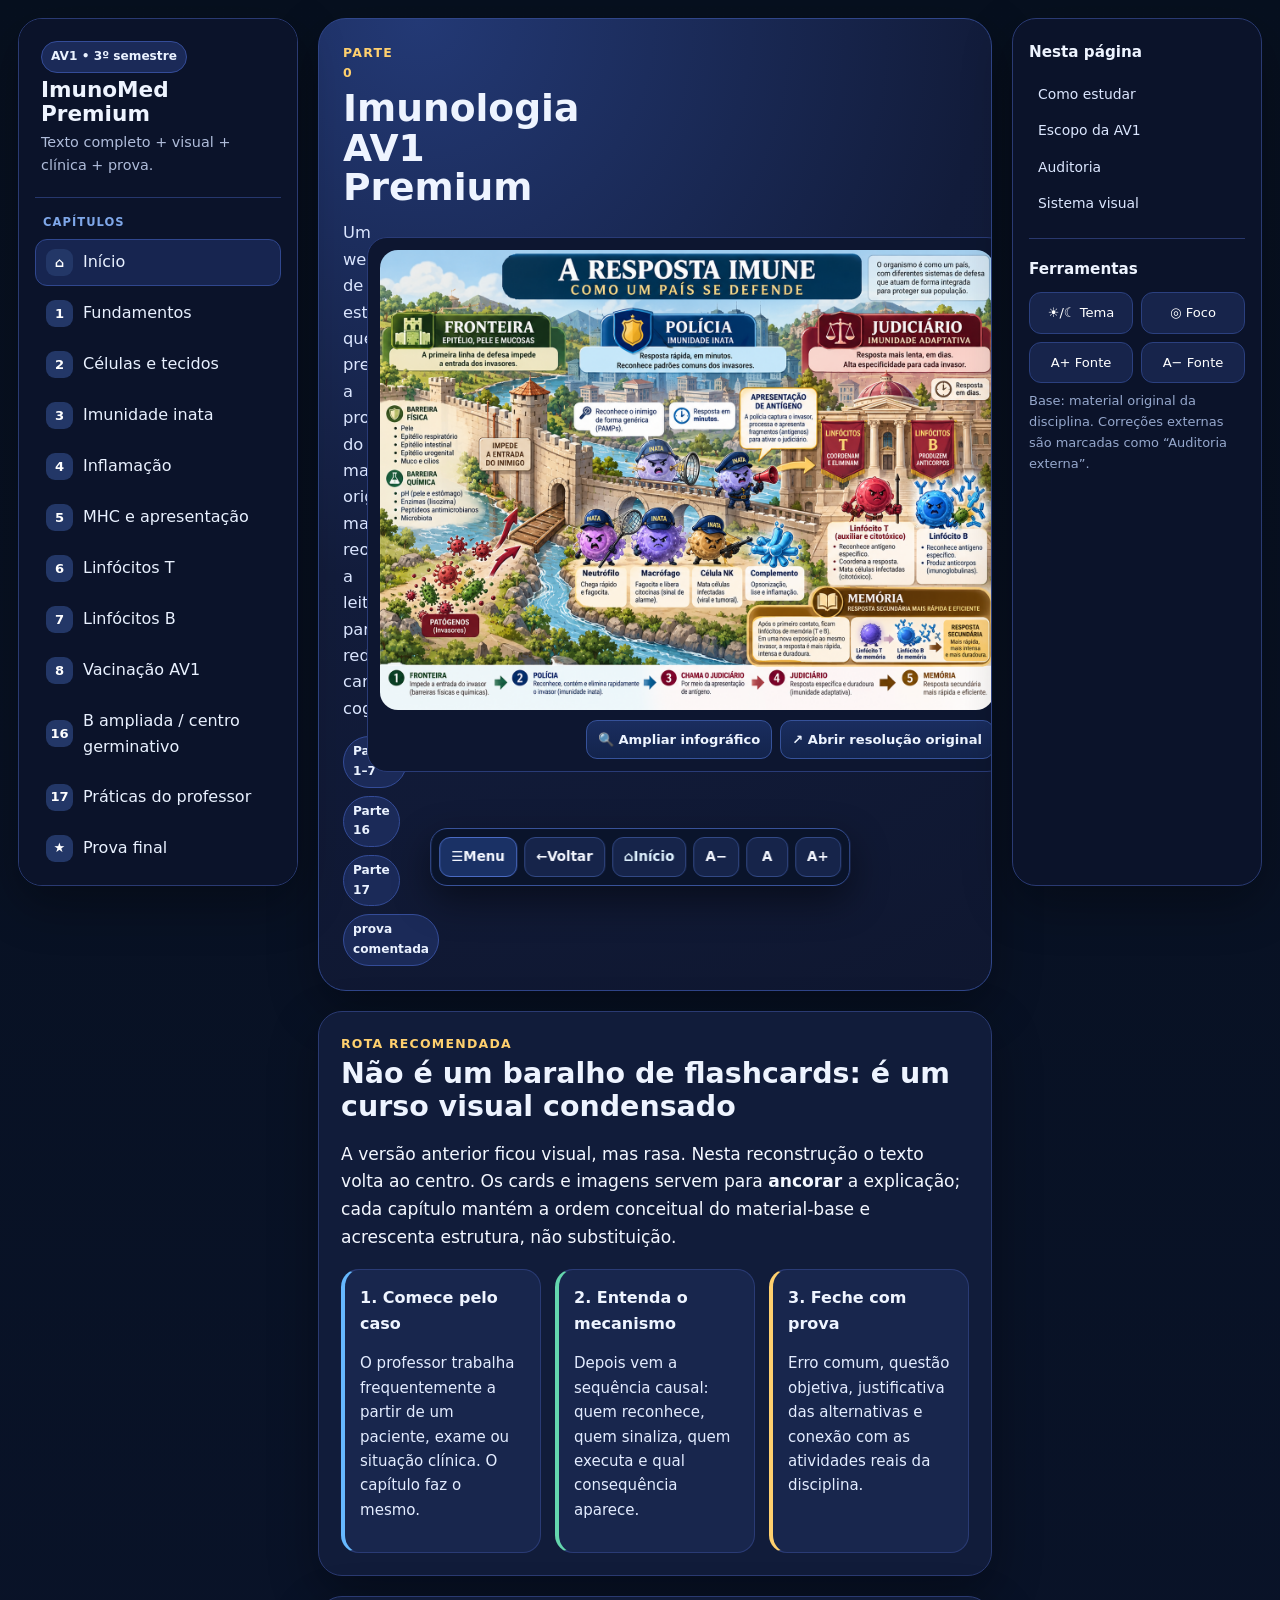
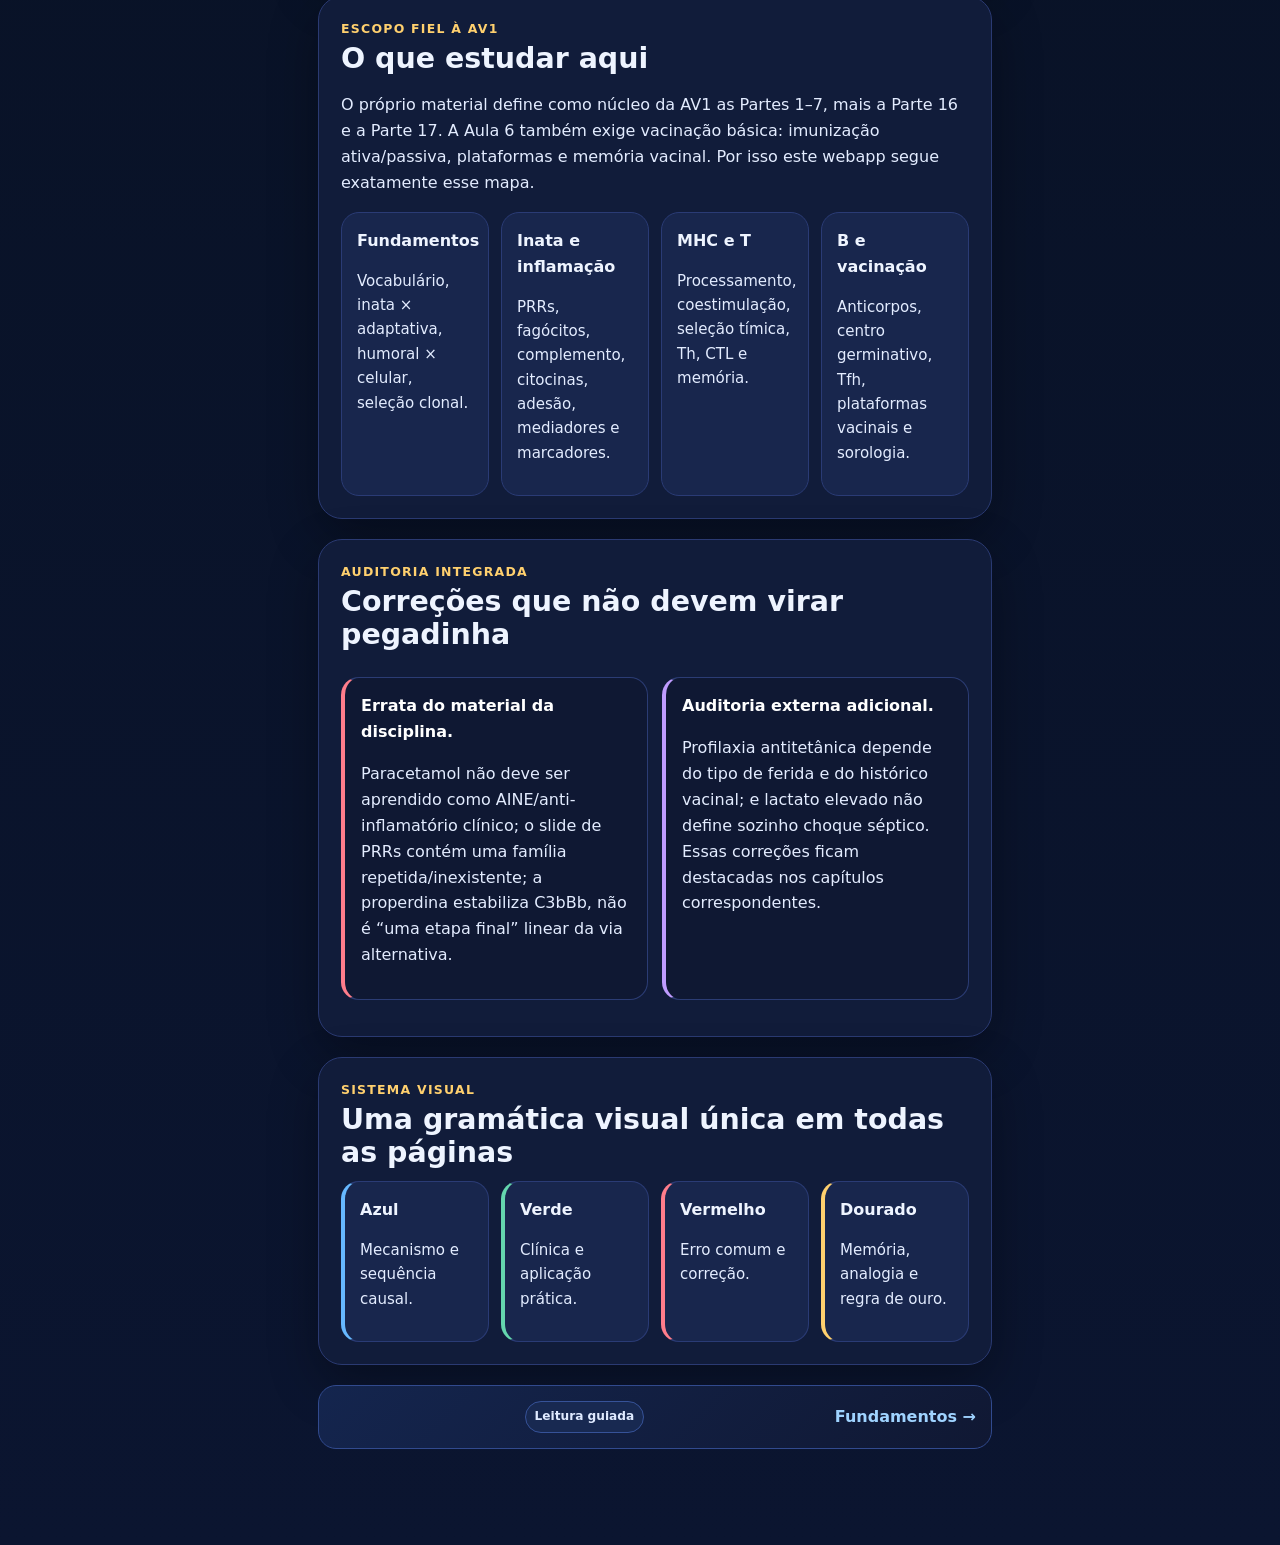
<file: index.html>
<!DOCTYPE html>

<html lang="pt-BR"><head><meta charset="utf-8"/><meta content="width=device-width,initial-scale=1" name="viewport"/><title>Imunologia AV1 Premium — Imunologia Premium</title><link href="styles.css" rel="stylesheet"/><link href="manifest.webmanifest" rel="manifest"/><meta content="#09101f" name="theme-color"/></head>
<body data-chapter="index"><div class="app">
<aside class="sidebar"><div class="brand"><span class="pill">AV1 • 3º semestre</span><h1>ImunoMed Premium</h1><p>Texto completo + visual + clínica + prova.</p></div>
<div class="nav-section">Capítulos</div><nav class="nav"><a href="index.html"><span class="num">⌂</span><span>Início</span></a><a href="01-fundamentos.html"><span class="num">1</span><span>Fundamentos</span></a><a href="02-celulas.html"><span class="num">2</span><span>Células e tecidos</span></a><a href="03-inata.html"><span class="num">3</span><span>Imunidade inata</span></a><a href="04-inflamacao.html"><span class="num">4</span><span>Inflamação</span></a><a href="05-mhc.html"><span class="num">5</span><span>MHC e apresentação</span></a><a href="06-t.html"><span class="num">6</span><span>Linfócitos T</span></a><a href="07-b.html"><span class="num">7</span><span>Linfócitos B</span></a><a href="08-vacinas.html"><span class="num">8</span><span>Vacinação AV1</span></a><a href="09-b-ampliada.html"><span class="num">16</span><span>B ampliada / centro germinativo</span></a><a href="10-praticas.html"><span class="num">17</span><span>Práticas do professor</span></a><a href="11-prova.html"><span class="num">★</span><span>Prova final</span></a></nav>
<div class="progressbox"><strong>Seu progresso</strong><div class="progressbar"><span data-progress=""></span></div><div class="tiny" data-progress-text="">0 de 11 capítulos • 0%</div></div>
<div class="progressbox"><strong>Buscar capítulo</strong><input aria-label="Buscar" oninput="filterNav(this.value)" placeholder="ex.: CD4, complemento..." style="width:100%;margin-top:8px;padding:9px;border-radius:10px;border:1px solid #30437d;background:#0d1732;color:inherit"/></div>
</aside>
<main class="main"><section class="hero"><div class="hero-grid"><div><div class="eyebrow">Parte 0</div><h2>Imunologia AV1 Premium</h2><p>Um webapp de estudo que preserva a profundidade do material original, mas reorganiza a leitura para reduzir carga cognitiva.</p><div class="chapter-meta"><span class="pill">Partes 1–7</span><span class="pill">Parte 16</span><span class="pill">Parte 17</span><span class="pill">prova comentada</span></div></div><div class="figure"><img alt="Imunologia AV1 Premium" src="assets/00_visao_geral.png"/></div></div></section>
<section class="section" id="rota"><div class="eyebrow">Rota recomendada</div><h2>Não é um baralho de flashcards: é um curso visual condensado</h2>
<p class="lead">A versão anterior ficou visual, mas rasa. Nesta reconstrução o texto volta ao centro. Os cards e imagens servem para <strong>ancorar</strong> a explicação; cada capítulo mantém a ordem conceitual do material-base e acrescenta estrutura, não substituição.</p>
<div class="grid3"><div class="card blue"><h4>1. Comece pelo caso</h4><p>O professor trabalha frequentemente a partir de um paciente, exame ou situação clínica. O capítulo faz o mesmo.</p></div><div class="card green"><h4>2. Entenda o mecanismo</h4><p>Depois vem a sequência causal: quem reconhece, quem sinaliza, quem executa e qual consequência aparece.</p></div><div class="card gold"><h4>3. Feche com prova</h4><p>Erro comum, questão objetiva, justificativa das alternativas e conexão com as atividades reais da disciplina.</p></div></div>
</section>
<section class="section" id="escopo"><div class="eyebrow">Escopo fiel à AV1</div><h2>O que estudar aqui</h2><p>O próprio material define como núcleo da AV1 as Partes 1–7, mais a Parte 16 e a Parte 17. A Aula 6 também exige vacinação básica: imunização ativa/passiva, plataformas e memória vacinal. Por isso este webapp segue exatamente esse mapa.</p>
<div class="grid4"><div class="card"><h4>Fundamentos</h4><p>Vocabulário, inata × adaptativa, humoral × celular, seleção clonal.</p></div><div class="card"><h4>Inata e inflamação</h4><p>PRRs, fagócitos, complemento, citocinas, adesão, mediadores e marcadores.</p></div><div class="card"><h4>MHC e T</h4><p>Processamento, coestimulação, seleção tímica, Th, CTL e memória.</p></div><div class="card"><h4>B e vacinação</h4><p>Anticorpos, centro germinativo, Tfh, plataformas vacinais e sorologia.</p></div></div>
</section>
<section class="section" id="auditoria"><div class="eyebrow">Auditoria integrada</div><h2>Correções que não devem virar pegadinha</h2>
<div class="grid2"><div class="callout error"><strong>Errata do material da disciplina.</strong><p>Paracetamol não deve ser aprendido como AINE/anti-inflamatório clínico; o slide de PRRs contém uma família repetida/inexistente; a properdina estabiliza C3bBb, não é “uma etapa final” linear da via alternativa.</p></div><div class="callout source"><strong>Auditoria externa adicional.</strong><p>Profilaxia antitetânica depende do tipo de ferida e do histórico vacinal; e lactato elevado não define sozinho choque séptico. Essas correções ficam destacadas nos capítulos correspondentes.</p></div></div>
</section>
<section class="section" id="design"><div class="eyebrow">Sistema visual</div><h2>Uma gramática visual única em todas as páginas</h2><div class="grid4"><div class="card blue"><h4>Azul</h4><p>Mecanismo e sequência causal.</p></div><div class="card green"><h4>Verde</h4><p>Clínica e aplicação prática.</p></div><div class="card red"><h4>Vermelho</h4><p>Erro comum e correção.</p></div><div class="card gold"><h4>Dourado</h4><p>Memória, analogia e regra de ouro.</p></div></div></section>
<div class="chapter-end"><div><span></span></div><div><span class="premium-badge">Leitura guiada</span></div><div><a href="01-fundamentos.html">Fundamentos →</a></div></div></main>
<aside class="rightbar"><h3>Nesta página</h3><a href="#rota">Como estudar</a><a href="#escopo">Escopo da AV1</a><a href="#auditoria">Auditoria</a><a href="#design">Sistema visual</a><div class="tools"><h3>Ferramentas</h3><div class="toolrow"><button class="toolbtn" onclick="toggleTheme()">☀︎/☾ Tema</button><button class="toolbtn" onclick="toggleFocus()">◎ Foco</button><button class="toolbtn" onclick="changeFont(1)">A+ Fonte</button><button class="toolbtn" onclick="changeFont(-1)">A− Fonte</button></div><div class="source-note">Base: material original da disciplina. Correções externas são marcadas como “Auditoria externa”.</div></div></aside>
</div><script src="app.js"></script><script>document.querySelectorAll('.nav a').forEach(a=>{if(a.getAttribute('href')==='index.html'||('index'==='index'&&a.getAttribute('href')==='index.html'))a.classList.add('active')});</script></body></html>
</file>
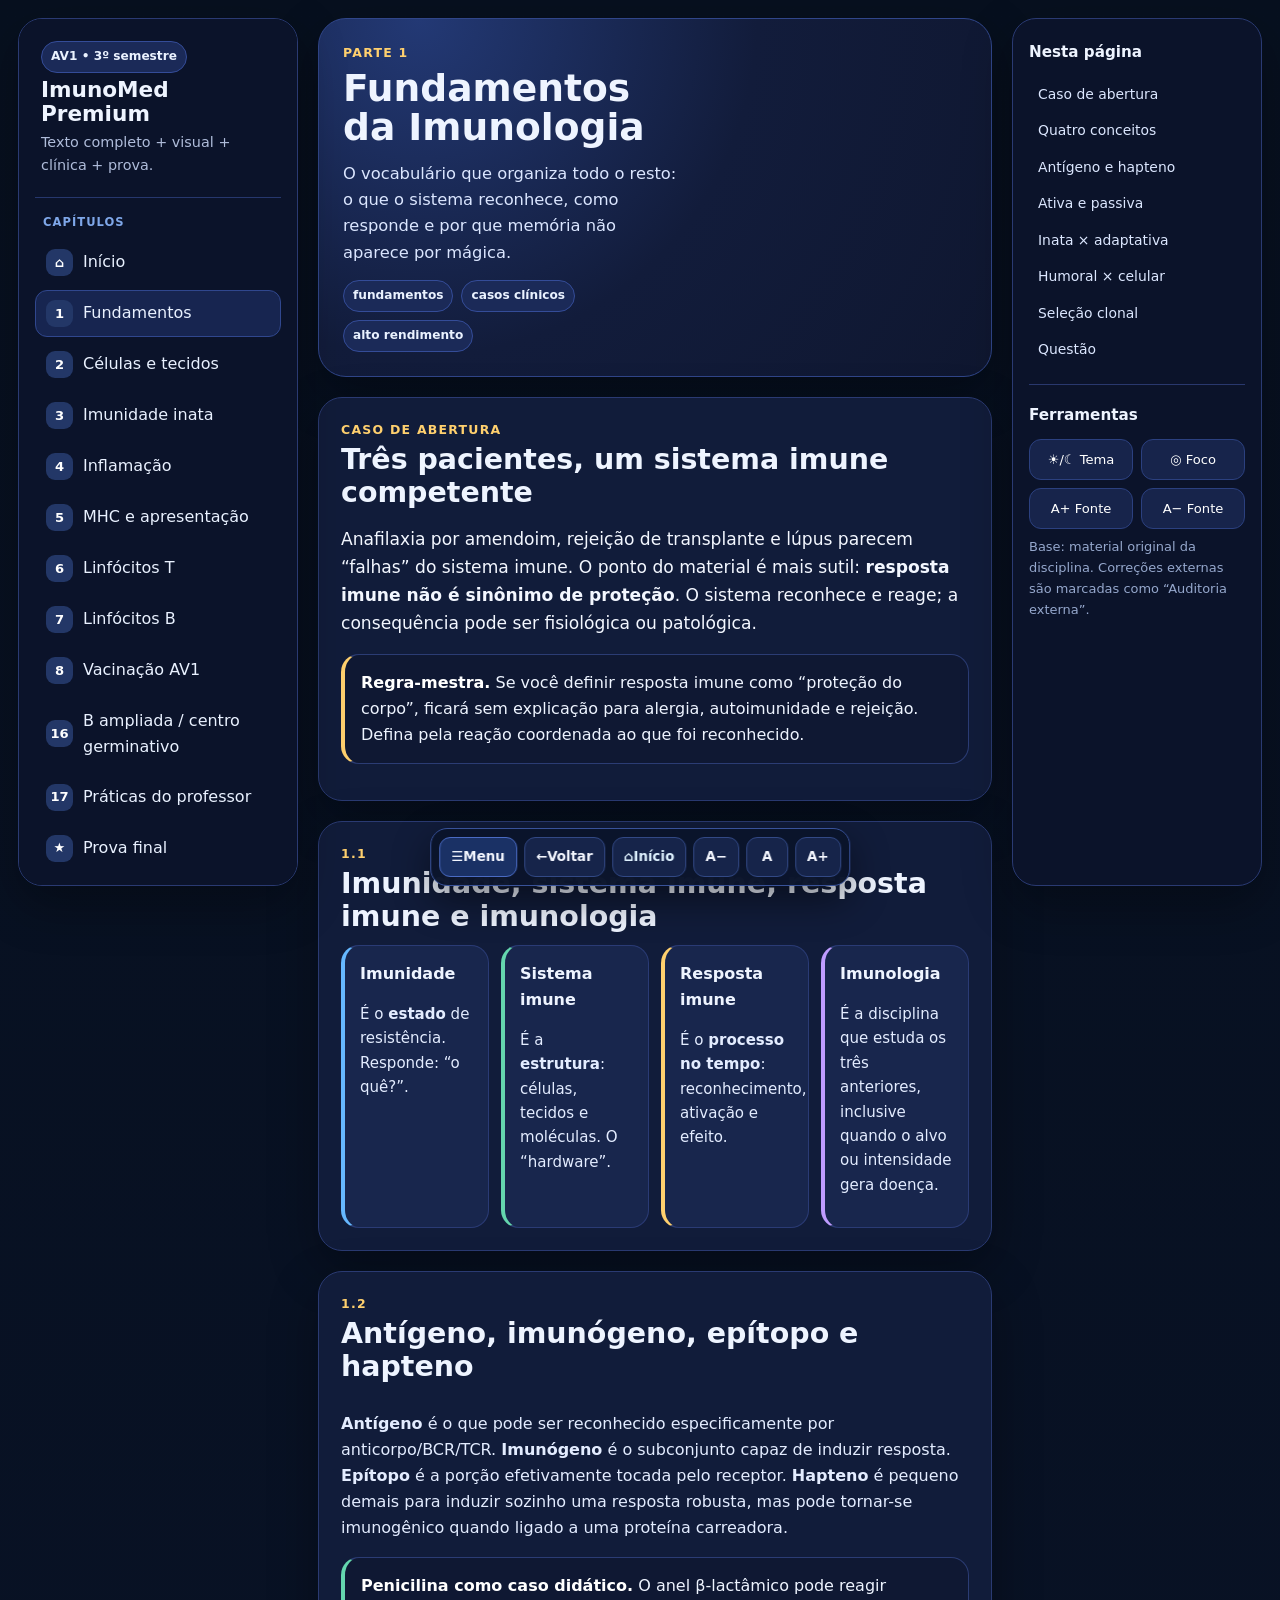
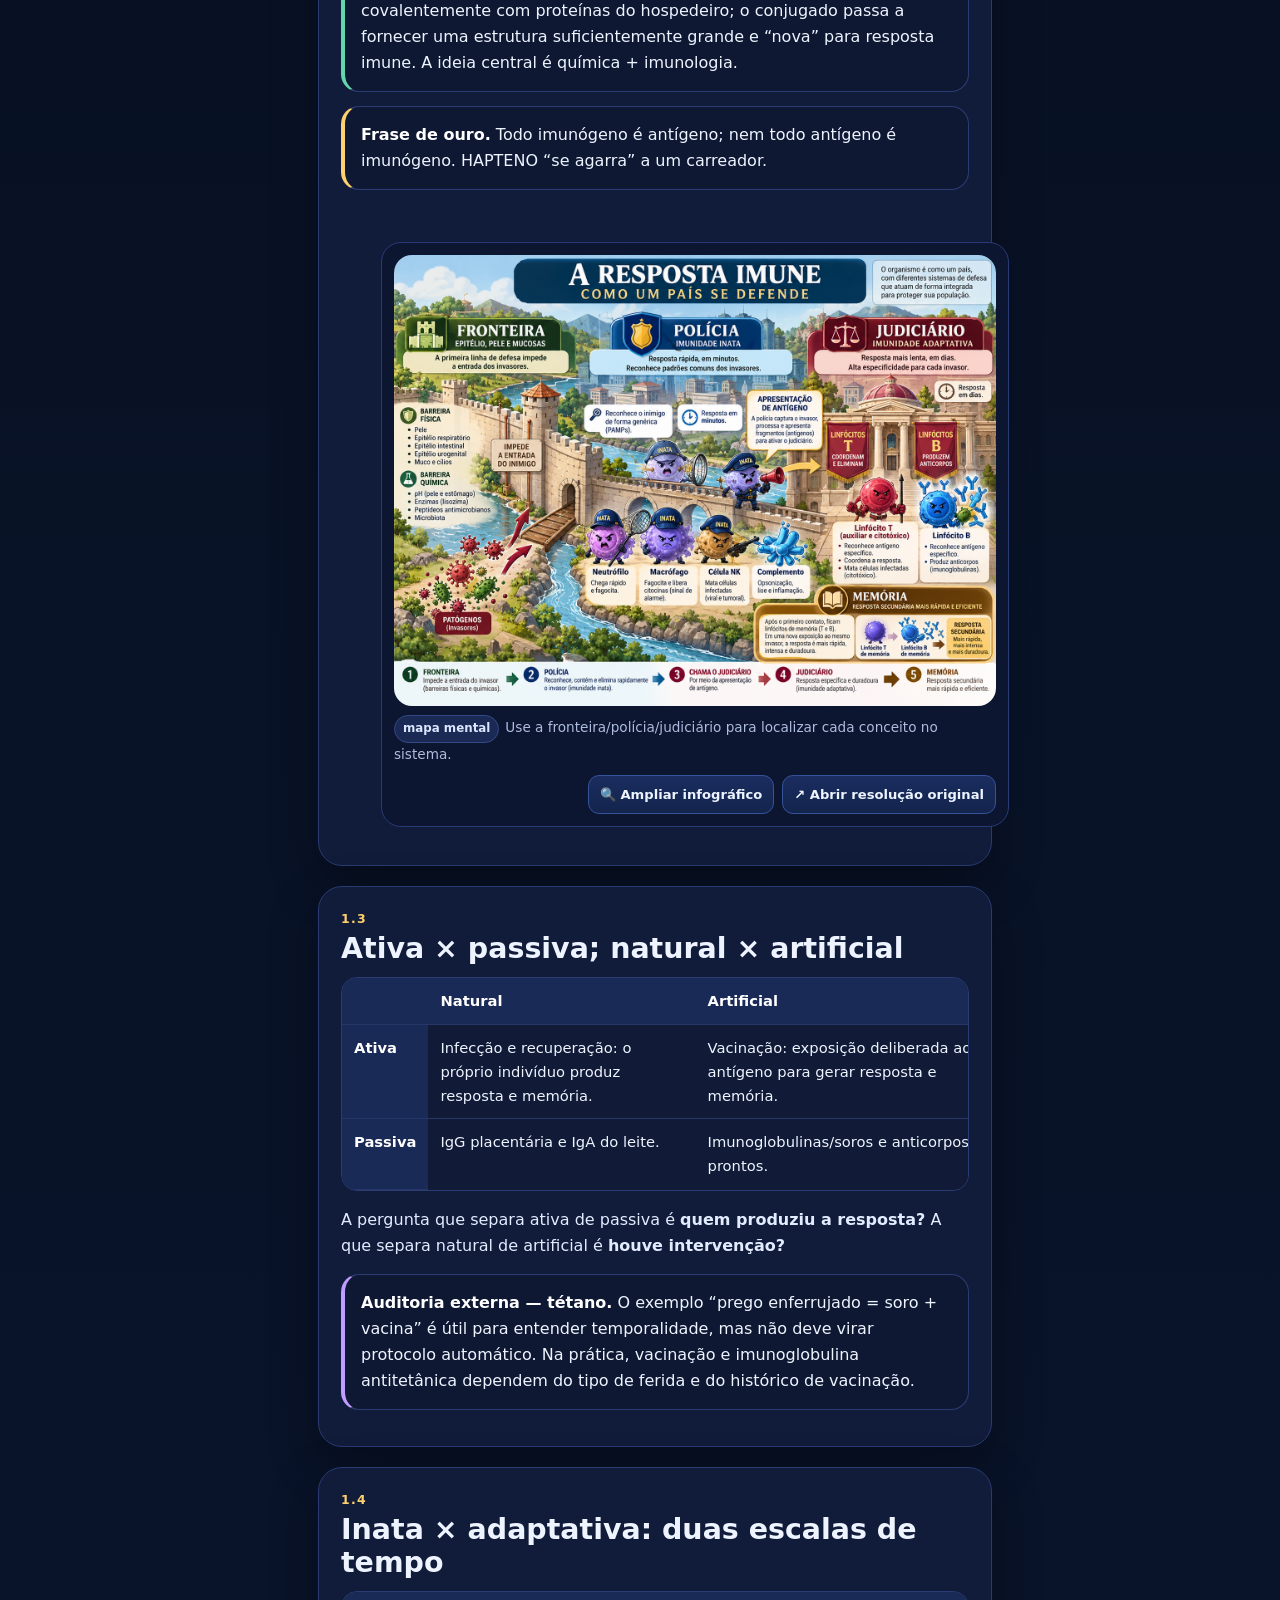
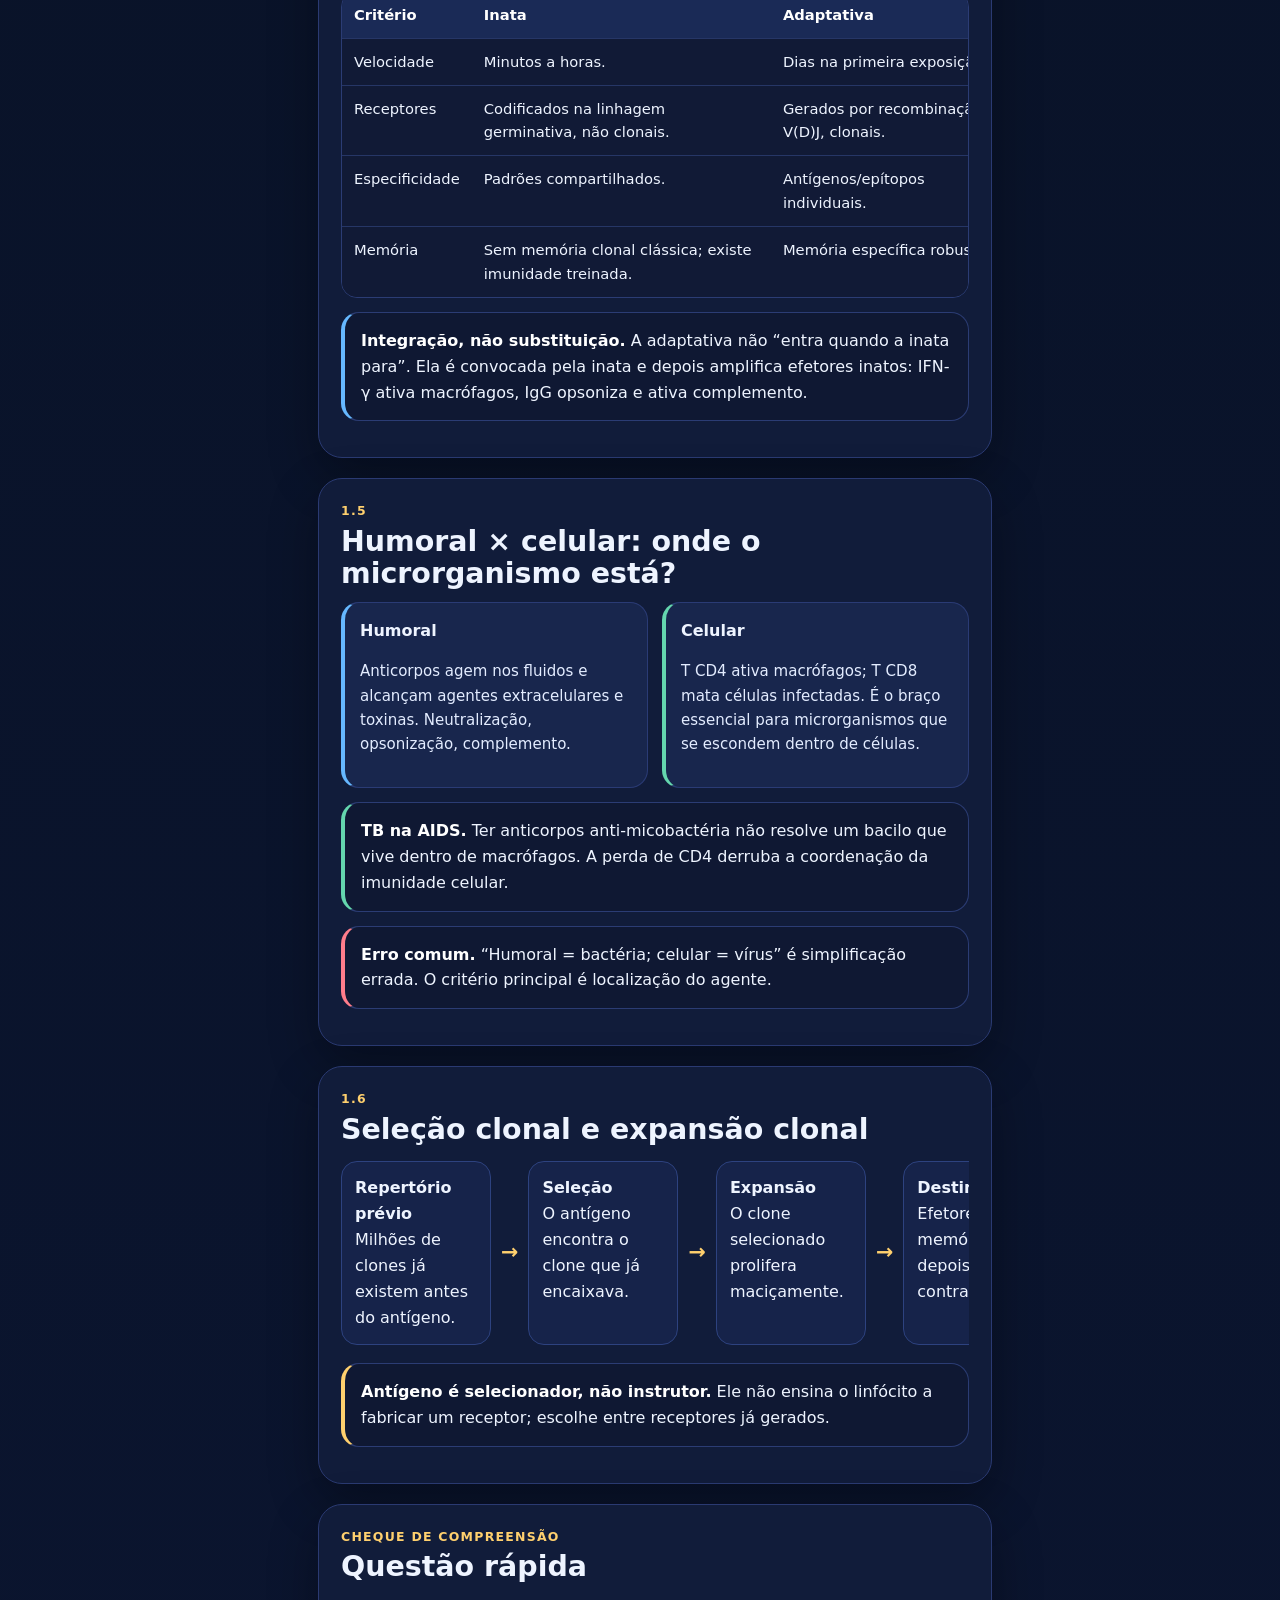
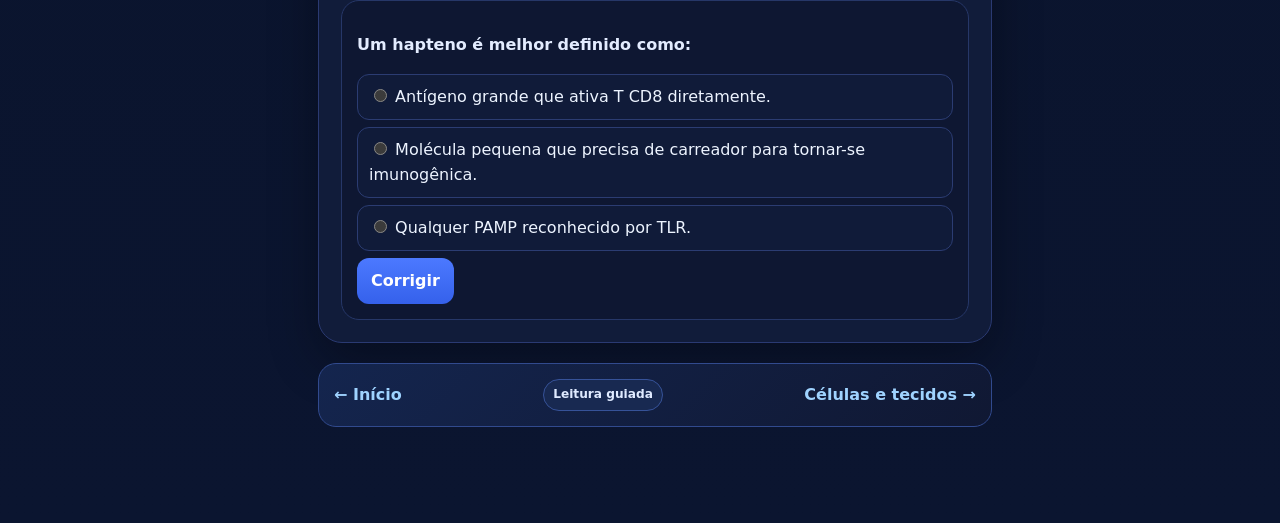
<file: 01-fundamentos.html>
<!DOCTYPE html>

<html lang="pt-BR"><head><meta charset="utf-8"/><meta content="width=device-width,initial-scale=1" name="viewport"/><title>Fundamentos da Imunologia — Imunologia Premium</title><link href="styles.css" rel="stylesheet"/><link href="manifest.webmanifest" rel="manifest"/><meta content="#09101f" name="theme-color"/></head>
<body data-chapter="01-fundamentos"><div class="app">
<aside class="sidebar"><div class="brand"><span class="pill">AV1 • 3º semestre</span><h1>ImunoMed Premium</h1><p>Texto completo + visual + clínica + prova.</p></div>
<div class="nav-section">Capítulos</div><nav class="nav"><a href="index.html"><span class="num">⌂</span><span>Início</span></a><a href="01-fundamentos.html"><span class="num">1</span><span>Fundamentos</span></a><a href="02-celulas.html"><span class="num">2</span><span>Células e tecidos</span></a><a href="03-inata.html"><span class="num">3</span><span>Imunidade inata</span></a><a href="04-inflamacao.html"><span class="num">4</span><span>Inflamação</span></a><a href="05-mhc.html"><span class="num">5</span><span>MHC e apresentação</span></a><a href="06-t.html"><span class="num">6</span><span>Linfócitos T</span></a><a href="07-b.html"><span class="num">7</span><span>Linfócitos B</span></a><a href="08-vacinas.html"><span class="num">8</span><span>Vacinação AV1</span></a><a href="09-b-ampliada.html"><span class="num">16</span><span>B ampliada / centro germinativo</span></a><a href="10-praticas.html"><span class="num">17</span><span>Práticas do professor</span></a><a href="11-prova.html"><span class="num">★</span><span>Prova final</span></a></nav>
<div class="progressbox"><strong>Seu progresso</strong><div class="progressbar"><span data-progress=""></span></div><div class="tiny" data-progress-text="">0 de 11 capítulos • 0%</div><button class="done-btn" id="doneBtn" onclick="toggleDone()">Marcar capítulo como concluído</button></div>
<div class="progressbox"><strong>Buscar capítulo</strong><input aria-label="Buscar" oninput="filterNav(this.value)" placeholder="ex.: CD4, complemento..." style="width:100%;margin-top:8px;padding:9px;border-radius:10px;border:1px solid #30437d;background:#0d1732;color:inherit"/></div>
</aside>
<main class="main"><section class="hero"><div class="hero-grid"><div><div class="eyebrow">Parte 1</div><h2>Fundamentos da Imunologia</h2><p>O vocabulário que organiza todo o resto: o que o sistema reconhece, como responde e por que memória não aparece por mágica.</p><div class="chapter-meta"><span class="pill">fundamentos</span><span class="pill">casos clínicos</span><span class="pill">alto rendimento</span></div></div></div></section>
<section class="section" id="caso"><div class="eyebrow">Caso de abertura</div><h2>Três pacientes, um sistema imune competente</h2><p class="lead">Anafilaxia por amendoim, rejeição de transplante e lúpus parecem “falhas” do sistema imune. O ponto do material é mais sutil: <strong>resposta imune não é sinônimo de proteção</strong>. O sistema reconhece e reage; a consequência pode ser fisiológica ou patológica.</p><div class="callout memory"><strong>Regra-mestra.</strong> Se você definir resposta imune como “proteção do corpo”, ficará sem explicação para alergia, autoimunidade e rejeição. Defina pela reação coordenada ao que foi reconhecido.</div></section>
<section class="section" id="conceitos"><div class="eyebrow">1.1</div><h2>Imunidade, sistema imune, resposta imune e imunologia</h2><div class="grid4"><div class="card blue"><h4>Imunidade</h4><p>É o <strong>estado</strong> de resistência. Responde: “o quê?”.</p></div><div class="card green"><h4>Sistema imune</h4><p>É a <strong>estrutura</strong>: células, tecidos e moléculas. O “hardware”.</p></div><div class="card gold"><h4>Resposta imune</h4><p>É o <strong>processo no tempo</strong>: reconhecimento, ativação e efeito.</p></div><div class="card violet"><h4>Imunologia</h4><p>É a disciplina que estuda os três anteriores, inclusive quando o alvo ou intensidade gera doença.</p></div></div></section>
<section class="section" id="antigeno"><div class="eyebrow">1.2</div><h2>Antígeno, imunógeno, epítopo e hapteno</h2><div class="split"><div><p><strong>Antígeno</strong> é o que pode ser reconhecido especificamente por anticorpo/BCR/TCR. <strong>Imunógeno</strong> é o subconjunto capaz de induzir resposta. <strong>Epítopo</strong> é a porção efetivamente tocada pelo receptor. <strong>Hapteno</strong> é pequeno demais para induzir sozinho uma resposta robusta, mas pode tornar-se imunogênico quando ligado a uma proteína carreadora.</p><div class="callout clinic"><strong>Penicilina como caso didático.</strong> O anel β-lactâmico pode reagir covalentemente com proteínas do hospedeiro; o conjugado passa a fornecer uma estrutura suficientemente grande e “nova” para resposta imune. A ideia central é química + imunologia.</div><div class="callout memory"><strong>Frase de ouro.</strong> Todo imunógeno é antígeno; nem todo antígeno é imunógeno. HAPTENO “se agarra” a um carreador.</div></div><figure class="figure"><img alt="Visão geral" src="assets/00_visao_geral.png"/><figcaption><span class="captiontag">mapa mental</span>Use a fronteira/polícia/judiciário para localizar cada conceito no sistema.</figcaption></figure></div></section>
<section class="section" id="ativa-passiva"><div class="eyebrow">1.3</div><h2>Ativa × passiva; natural × artificial</h2><div class="tablewrap"><table class="table"><tr><th></th><th>Natural</th><th>Artificial</th></tr><tr><th>Ativa</th><td>Infecção e recuperação: o próprio indivíduo produz resposta e memória.</td><td>Vacinação: exposição deliberada ao antígeno para gerar resposta e memória.</td></tr><tr><th>Passiva</th><td>IgG placentária e IgA do leite.</td><td>Imunoglobulinas/soros e anticorpos prontos.</td></tr></table></div><p>A pergunta que separa ativa de passiva é <strong>quem produziu a resposta?</strong> A que separa natural de artificial é <strong>houve intervenção?</strong></p><div class="callout source"><strong>Auditoria externa — tétano.</strong> O exemplo “prego enferrujado = soro + vacina” é útil para entender temporalidade, mas não deve virar protocolo automático. Na prática, vacinação e imunoglobulina antitetânica dependem do tipo de ferida e do histórico de vacinação.</div></section>
<section class="section" id="inata-adaptativa"><div class="eyebrow">1.4</div><h2>Inata × adaptativa: duas escalas de tempo</h2><div class="tablewrap"><table class="table"><tr><th>Critério</th><th>Inata</th><th>Adaptativa</th></tr><tr><td>Velocidade</td><td>Minutos a horas.</td><td>Dias na primeira exposição.</td></tr><tr><td>Receptores</td><td>Codificados na linhagem germinativa, não clonais.</td><td>Gerados por recombinação V(D)J, clonais.</td></tr><tr><td>Especificidade</td><td>Padrões compartilhados.</td><td>Antígenos/epítopos individuais.</td></tr><tr><td>Memória</td><td>Sem memória clonal clássica; existe imunidade treinada.</td><td>Memória específica robusta.</td></tr></table></div><div class="callout mechanism"><strong>Integração, não substituição.</strong> A adaptativa não “entra quando a inata para”. Ela é convocada pela inata e depois amplifica efetores inatos: IFN-γ ativa macrófagos, IgG opsoniza e ativa complemento.</div></section>
<section class="section" id="humoral-celular"><div class="eyebrow">1.5</div><h2>Humoral × celular: onde o microrganismo está?</h2><div class="grid2"><div class="card blue"><h4>Humoral</h4><p>Anticorpos agem nos fluidos e alcançam agentes extracelulares e toxinas. Neutralização, opsonização, complemento.</p></div><div class="card green"><h4>Celular</h4><p>T CD4 ativa macrófagos; T CD8 mata células infectadas. É o braço essencial para microrganismos que se escondem dentro de células.</p></div></div><div class="callout clinic"><strong>TB na AIDS.</strong> Ter anticorpos anti-micobactéria não resolve um bacilo que vive dentro de macrófagos. A perda de CD4 derruba a coordenação da imunidade celular.</div><div class="callout error"><strong>Erro comum.</strong> “Humoral = bactéria; celular = vírus” é simplificação errada. O critério principal é localização do agente.</div></section>
<section class="section" id="clonal"><div class="eyebrow">1.6</div><h2>Seleção clonal e expansão clonal</h2><div class="flow"><div class="node"><b>Repertório prévio</b><br/>Milhões de clones já existem antes do antígeno.</div><div class="arrow">→</div><div class="node"><b>Seleção</b><br/>O antígeno encontra o clone que já encaixava.</div><div class="arrow">→</div><div class="node"><b>Expansão</b><br/>O clone selecionado prolifera maciçamente.</div><div class="arrow">→</div><div class="node"><b>Destino</b><br/>Efetores + memória; depois contração.</div></div><div class="callout memory"><strong>Antígeno é selecionador, não instrutor.</strong> Ele não ensina o linfócito a fabricar um receptor; escolhe entre receptores já gerados.</div></section>
<section class="section" id="quiz"><div class="eyebrow">Cheque de compreensão</div><h2>Questão rápida</h2><div class="quiz" data-explain="O hapteno pode ser reconhecido, mas isoladamente não induz resposta eficiente; ao ligar-se a uma proteína carreadora, o conjugado torna-se imunogênico." data-explain-a="CD8 reconhece peptídeo em MHC I; isso não define hapteno." data-explain-b="Molécula pequena pode ser antigênica, mas precisa de proteína carreadora para induzir resposta robusta." data-explain-c="PAMP é um padrão inato; hapteno é um conceito da antigenicidade/imunogenicidade." id="qfund"><p><strong>Um hapteno é melhor definido como:</strong></p><label><input name="qfund" type="radio" value="a"/> Antígeno grande que ativa T CD8 diretamente.</label><label><input name="qfund" type="radio" value="b"/> Molécula pequena que precisa de carreador para tornar-se imunogênica.</label><label><input name="qfund" type="radio" value="c"/> Qualquer PAMP reconhecido por TLR.</label><button class="btn" onclick="answerQuiz('qfund','b')">Corrigir</button><div class="feedback"></div></div></section>
<div class="chapter-end"><div><a href="index.html">← Início</a></div><div><span class="premium-badge">Leitura guiada</span></div><div><a href="02-celulas.html">Células e tecidos →</a></div></div></main>
<aside class="rightbar"><h3>Nesta página</h3><a href="#caso">Caso de abertura</a><a href="#conceitos">Quatro conceitos</a><a href="#antigeno">Antígeno e hapteno</a><a href="#ativa-passiva">Ativa e passiva</a><a href="#inata-adaptativa">Inata × adaptativa</a><a href="#humoral-celular">Humoral × celular</a><a href="#clonal">Seleção clonal</a><a href="#quiz">Questão</a><div class="tools"><h3>Ferramentas</h3><div class="toolrow"><button class="toolbtn" onclick="toggleTheme()">☀︎/☾ Tema</button><button class="toolbtn" onclick="toggleFocus()">◎ Foco</button><button class="toolbtn" onclick="changeFont(1)">A+ Fonte</button><button class="toolbtn" onclick="changeFont(-1)">A− Fonte</button></div><div class="source-note">Base: material original da disciplina. Correções externas são marcadas como “Auditoria externa”.</div></div></aside>
</div><script src="app.js"></script><script>document.querySelectorAll('.nav a').forEach(a=>{if(a.getAttribute('href')==='01-fundamentos.html'||('01-fundamentos'==='index'&&a.getAttribute('href')==='index.html'))a.classList.add('active')});</script></body></html>
</file>
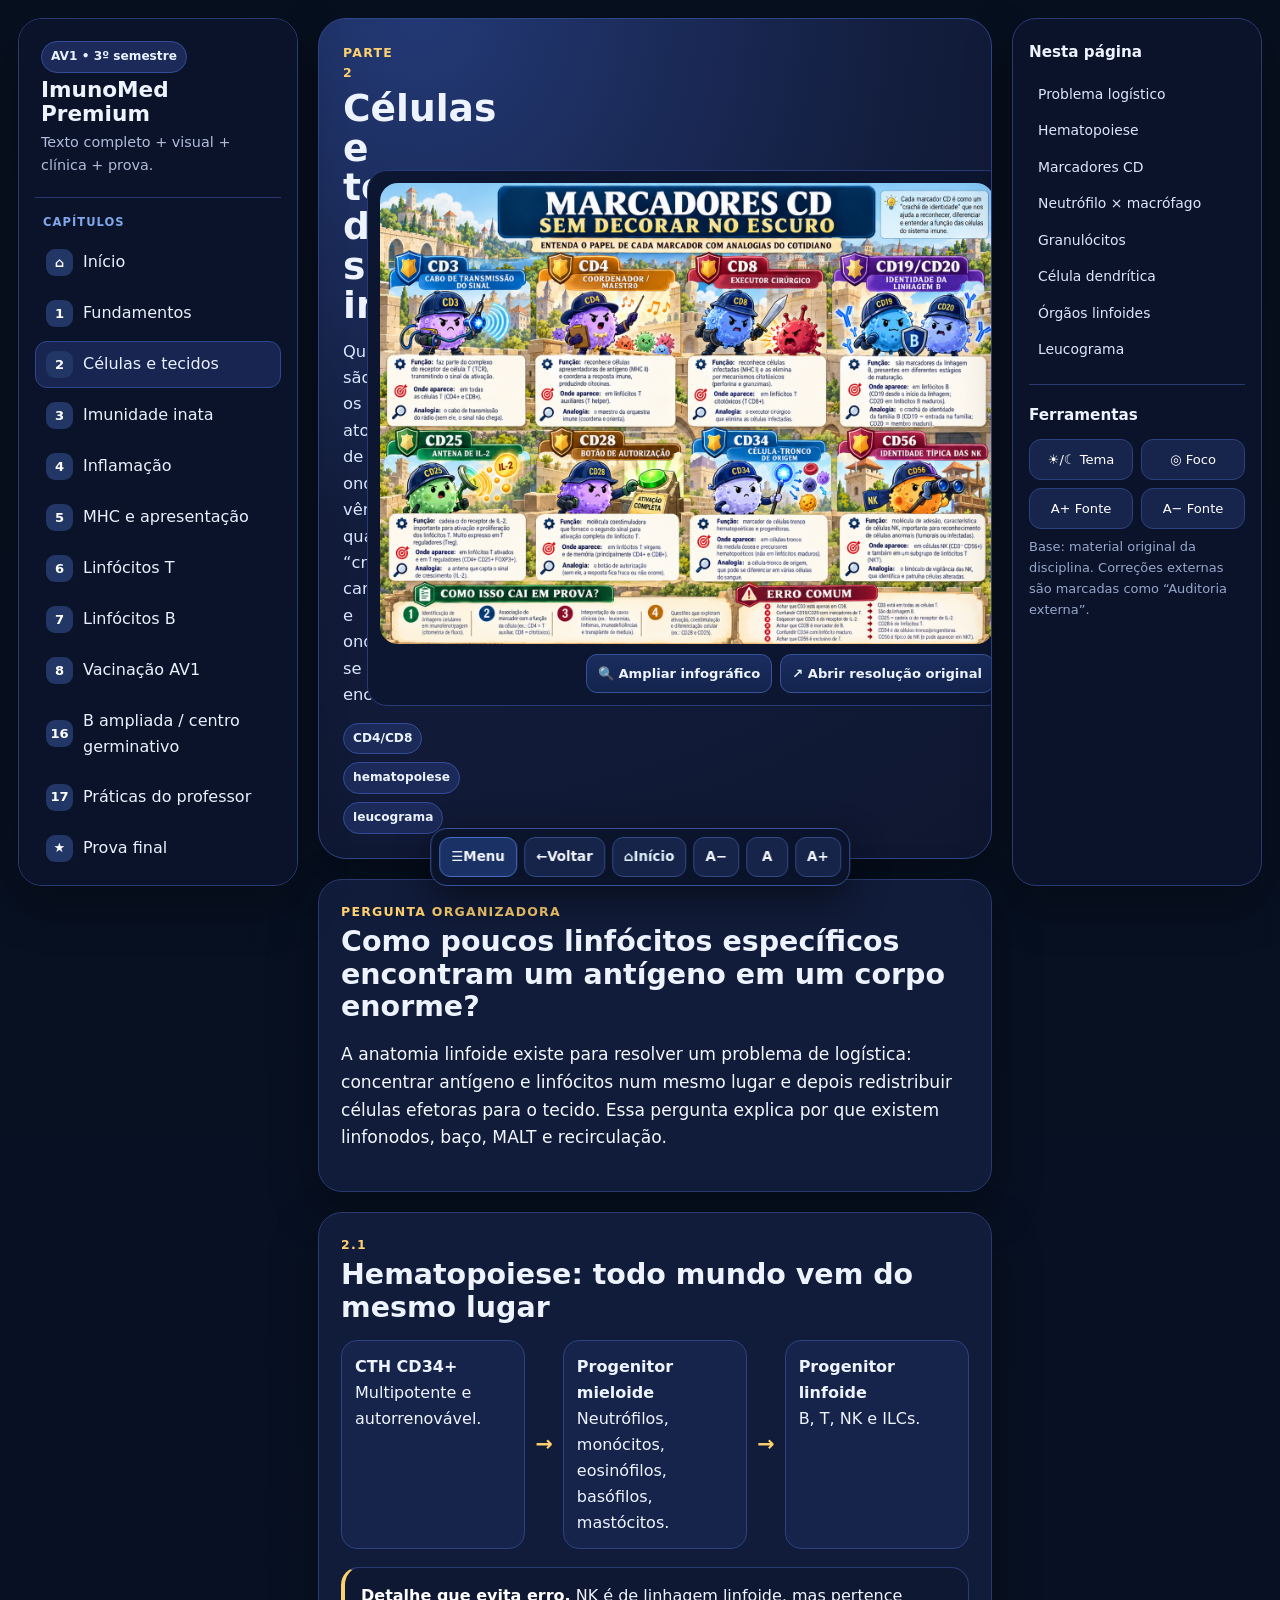
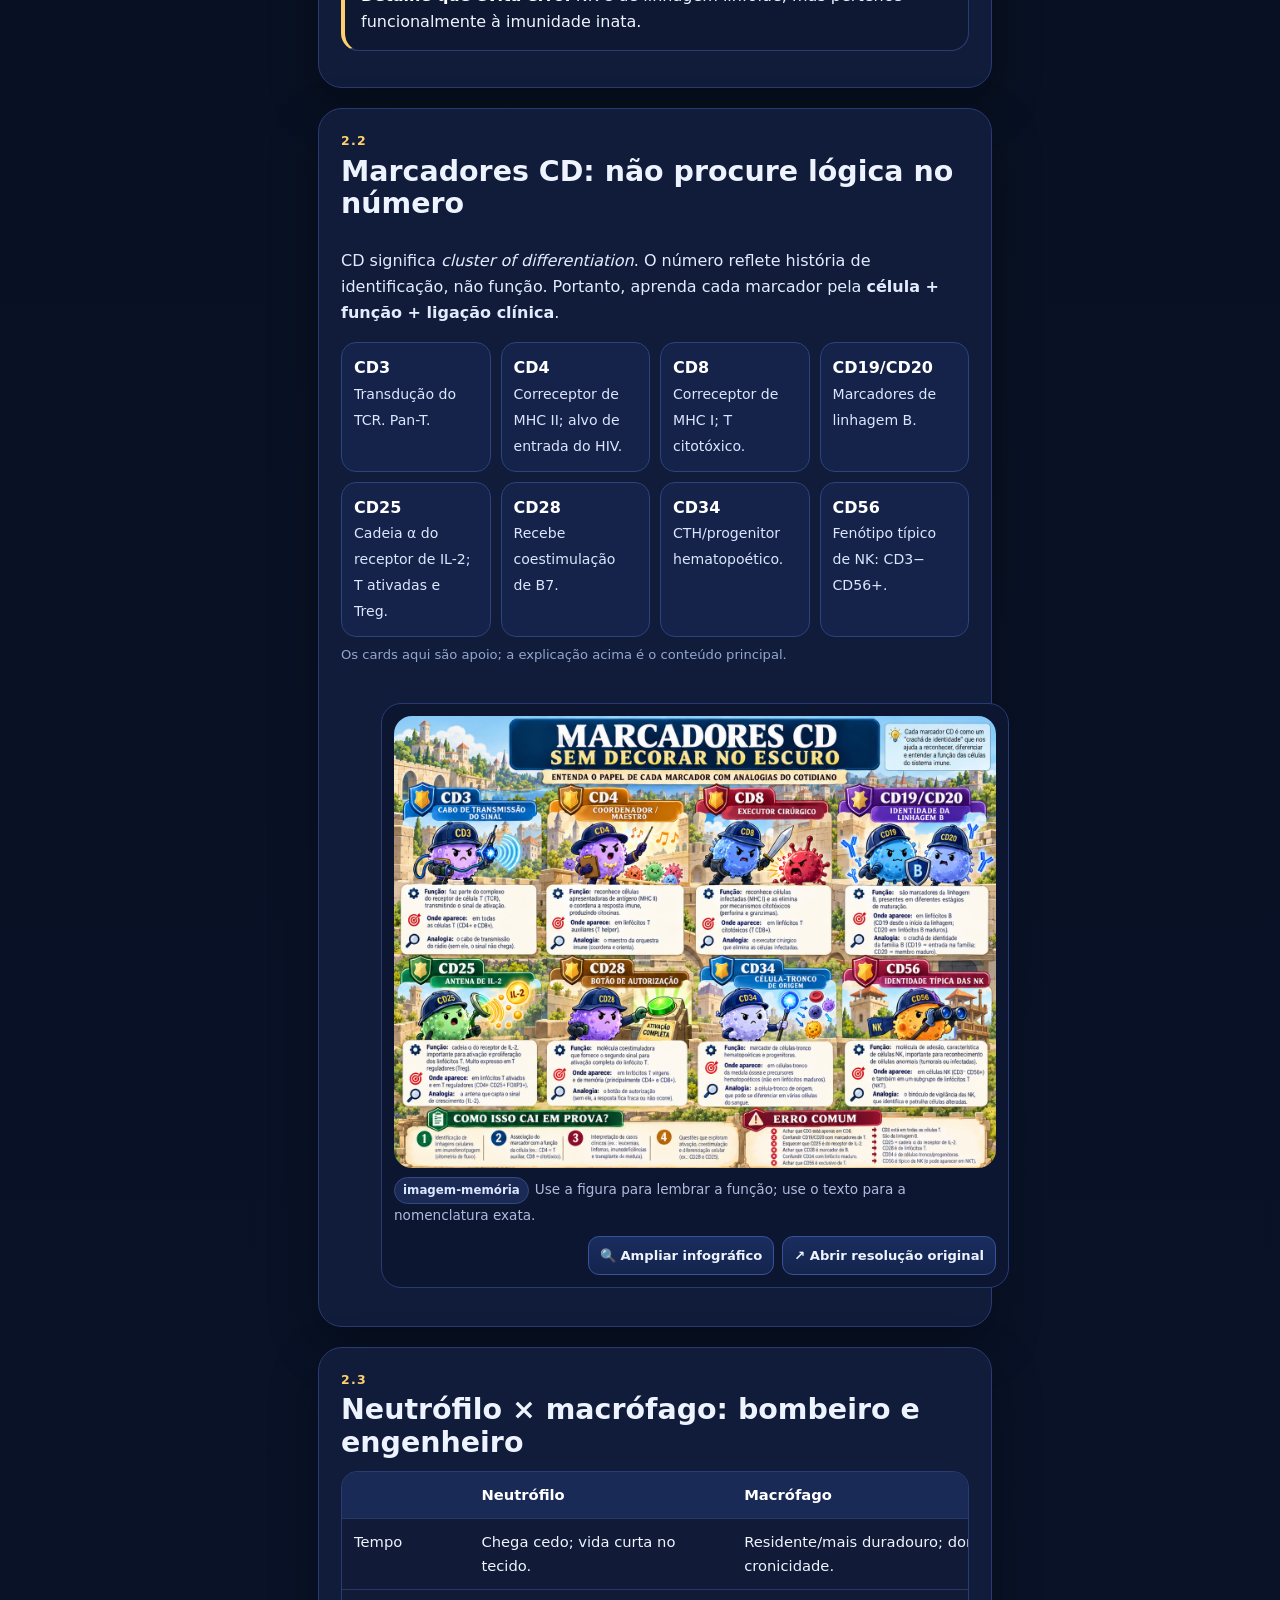
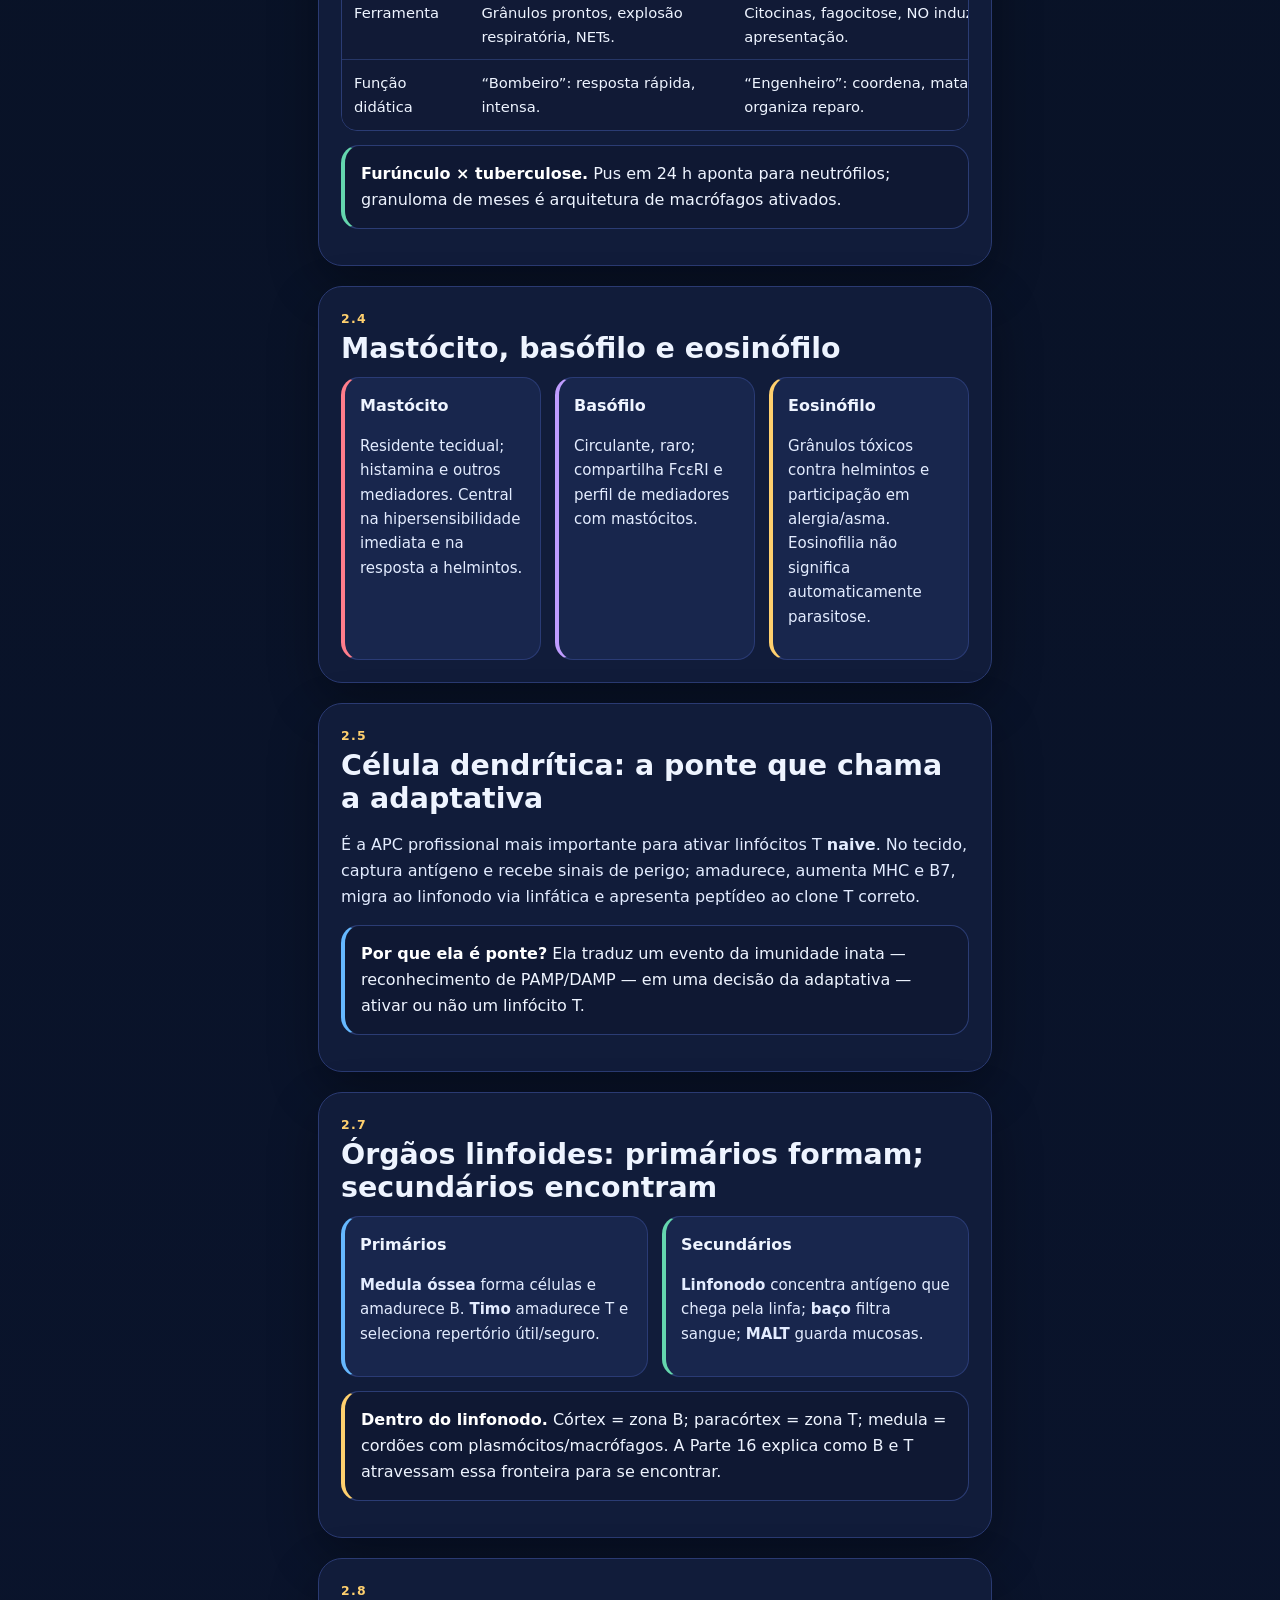
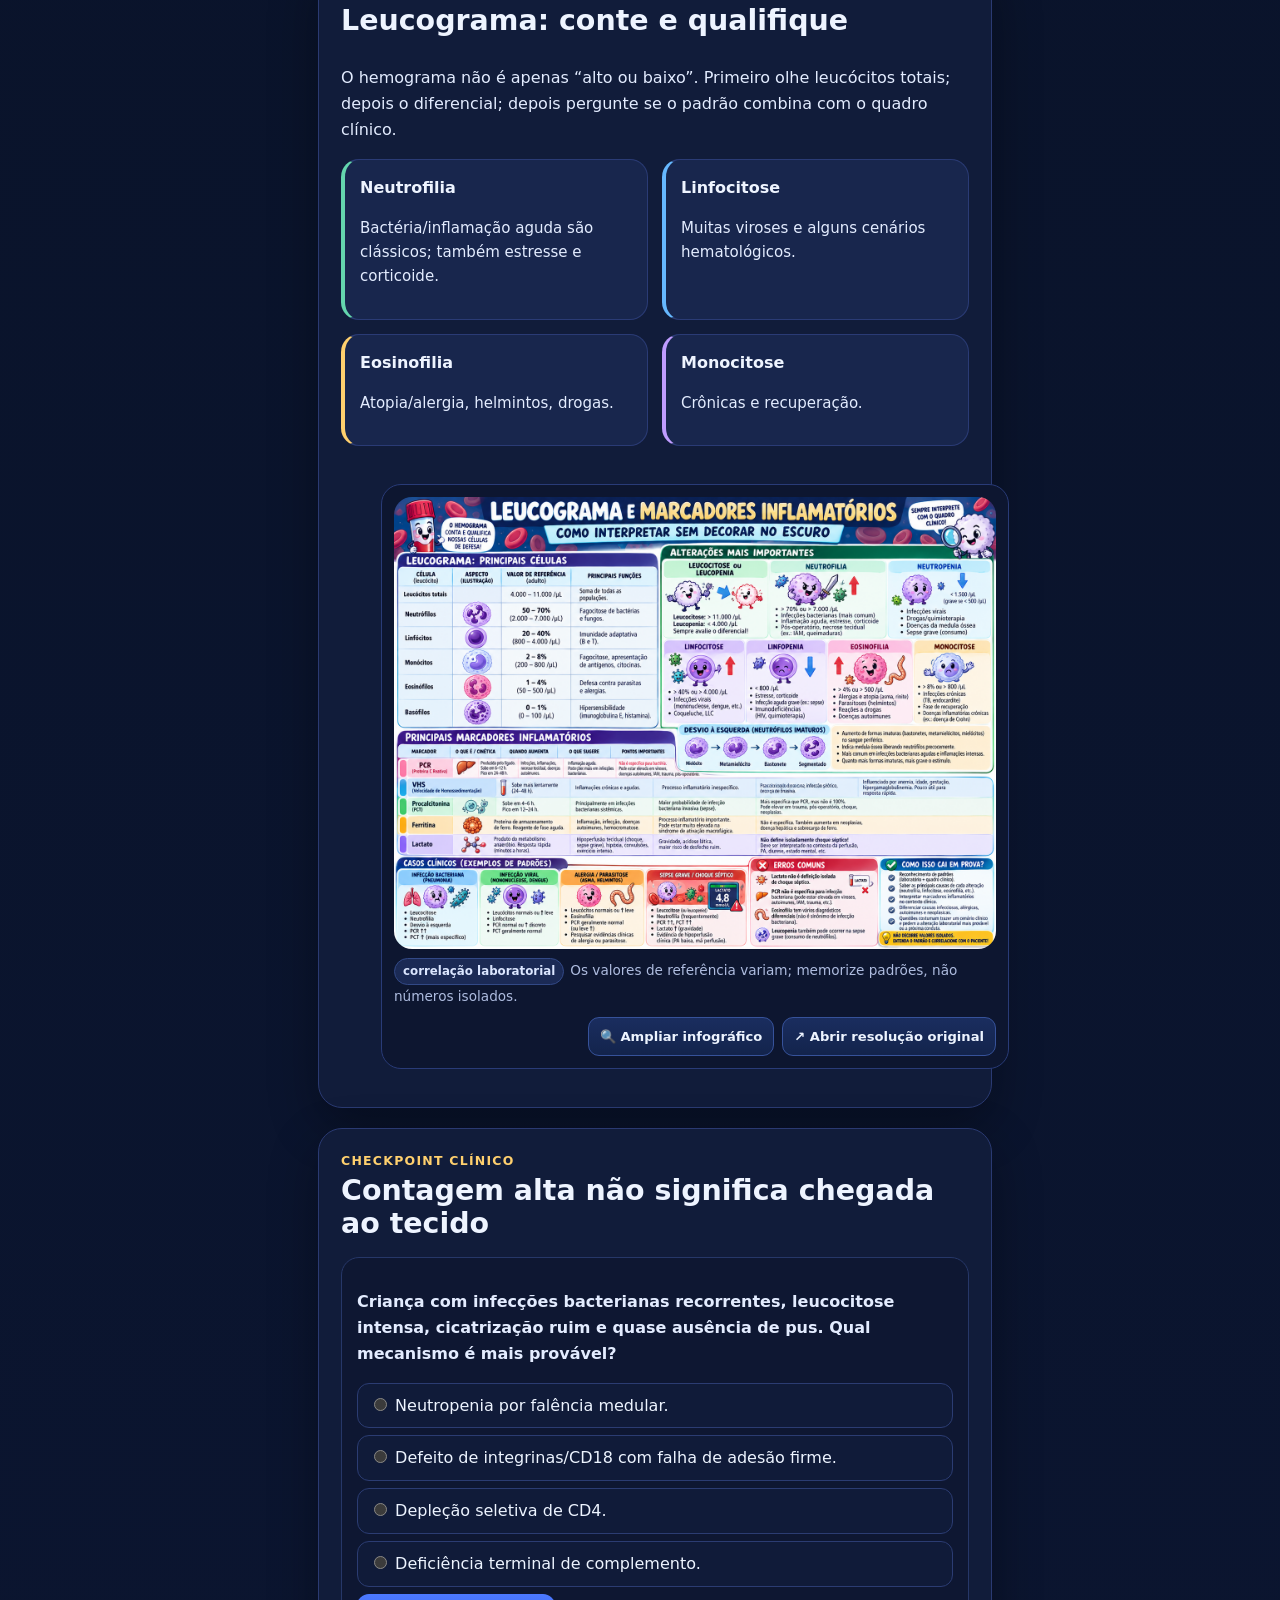
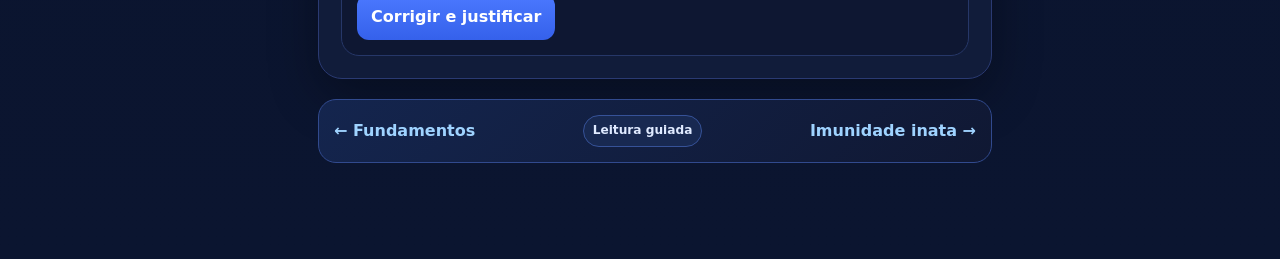
<file: 02-celulas.html>
<!DOCTYPE html>

<html lang="pt-BR"><head><meta charset="utf-8"/><meta content="width=device-width,initial-scale=1" name="viewport"/><title>Células e tecidos do sistema imune — Imunologia Premium</title><link href="styles.css" rel="stylesheet"/><link href="manifest.webmanifest" rel="manifest"/><meta content="#09101f" name="theme-color"/></head>
<body data-chapter="02-celulas"><div class="app">
<aside class="sidebar"><div class="brand"><span class="pill">AV1 • 3º semestre</span><h1>ImunoMed Premium</h1><p>Texto completo + visual + clínica + prova.</p></div>
<div class="nav-section">Capítulos</div><nav class="nav"><a href="index.html"><span class="num">⌂</span><span>Início</span></a><a href="01-fundamentos.html"><span class="num">1</span><span>Fundamentos</span></a><a href="02-celulas.html"><span class="num">2</span><span>Células e tecidos</span></a><a href="03-inata.html"><span class="num">3</span><span>Imunidade inata</span></a><a href="04-inflamacao.html"><span class="num">4</span><span>Inflamação</span></a><a href="05-mhc.html"><span class="num">5</span><span>MHC e apresentação</span></a><a href="06-t.html"><span class="num">6</span><span>Linfócitos T</span></a><a href="07-b.html"><span class="num">7</span><span>Linfócitos B</span></a><a href="08-vacinas.html"><span class="num">8</span><span>Vacinação AV1</span></a><a href="09-b-ampliada.html"><span class="num">16</span><span>B ampliada / centro germinativo</span></a><a href="10-praticas.html"><span class="num">17</span><span>Práticas do professor</span></a><a href="11-prova.html"><span class="num">★</span><span>Prova final</span></a></nav>
<div class="progressbox"><strong>Seu progresso</strong><div class="progressbar"><span data-progress=""></span></div><div class="tiny" data-progress-text="">0 de 11 capítulos • 0%</div><button class="done-btn" id="doneBtn" onclick="toggleDone()">Marcar capítulo como concluído</button></div>
<div class="progressbox"><strong>Buscar capítulo</strong><input aria-label="Buscar" oninput="filterNav(this.value)" placeholder="ex.: CD4, complemento..." style="width:100%;margin-top:8px;padding:9px;border-radius:10px;border:1px solid #30437d;background:#0d1732;color:inherit"/></div>
</aside>
<main class="main"><section class="hero"><div class="hero-grid"><div><div class="eyebrow">Parte 2</div><h2>Células e tecidos do sistema imune</h2><p>Quem são os atores, de onde vêm, quais “crachás” carregam e onde se encontram.</p><div class="chapter-meta"><span class="pill">CD4/CD8</span><span class="pill">hematopoiese</span><span class="pill">leucograma</span></div></div><div class="figure"><img alt="Células e tecidos do sistema imune" src="assets/01_cd.png"/></div></div></section>
<section class="section" id="logistica"><div class="eyebrow">Pergunta organizadora</div><h2>Como poucos linfócitos específicos encontram um antígeno em um corpo enorme?</h2><p class="lead">A anatomia linfoide existe para resolver um problema de logística: concentrar antígeno e linfócitos num mesmo lugar e depois redistribuir células efetoras para o tecido. Essa pergunta explica por que existem linfonodos, baço, MALT e recirculação.</p></section>
<section class="section" id="hematopoiese"><div class="eyebrow">2.1</div><h2>Hematopoiese: todo mundo vem do mesmo lugar</h2><div class="flow"><div class="node"><b>CTH CD34+</b><br/>Multipotente e autorrenovável.</div><div class="arrow">→</div><div class="node"><b>Progenitor mieloide</b><br/>Neutrófilos, monócitos, eosinófilos, basófilos, mastócitos.</div><div class="arrow">→</div><div class="node"><b>Progenitor linfoide</b><br/>B, T, NK e ILCs.</div></div><div class="callout memory"><strong>Detalhe que evita erro.</strong> NK é de linhagem linfoide, mas pertence funcionalmente à imunidade inata.</div></section>
<section class="section" id="cd"><div class="eyebrow">2.2</div><h2>Marcadores CD: não procure lógica no número</h2><div class="split"><div><p>CD significa <em>cluster of differentiation</em>. O número reflete história de identificação, não função. Portanto, aprenda cada marcador pela <strong>célula + função + ligação clínica</strong>.</p><div class="flashrow"><div class="flash"><b>CD3</b><span>Transdução do TCR. Pan-T.</span></div><div class="flash"><b>CD4</b><span>Correceptor de MHC II; alvo de entrada do HIV.</span></div><div class="flash"><b>CD8</b><span>Correceptor de MHC I; T citotóxico.</span></div><div class="flash"><b>CD19/CD20</b><span>Marcadores de linhagem B.</span></div><div class="flash"><b>CD25</b><span>Cadeia α do receptor de IL-2; T ativadas e Treg.</span></div><div class="flash"><b>CD28</b><span>Recebe coestimulação de B7.</span></div><div class="flash"><b>CD34</b><span>CTH/progenitor hematopoético.</span></div><div class="flash"><b>CD56</b><span>Fenótipo típico de NK: CD3− CD56+.</span></div></div><div class="flashnote">Os cards aqui são apoio; a explicação acima é o conteúdo principal.</div></div><figure class="figure"><img alt="Mapa visual de marcadores CD" src="assets/01_cd.png"/><figcaption><span class="captiontag">imagem-memória</span>Use a figura para lembrar a função; use o texto para a nomenclatura exata.</figcaption></figure></div></section>
<section class="section" id="fagocitos"><div class="eyebrow">2.3</div><h2>Neutrófilo × macrófago: bombeiro e engenheiro</h2><div class="tablewrap"><table class="table"><tr><th></th><th>Neutrófilo</th><th>Macrófago</th></tr><tr><td>Tempo</td><td>Chega cedo; vida curta no tecido.</td><td>Residente/mais duradouro; domina cronicidade.</td></tr><tr><td>Ferramenta</td><td>Grânulos prontos, explosão respiratória, NETs.</td><td>Citocinas, fagocitose, NO induzível, apresentação.</td></tr><tr><td>Função didática</td><td>“Bombeiro”: resposta rápida, intensa.</td><td>“Engenheiro”: coordena, mata e organiza reparo.</td></tr></table></div><div class="callout clinic"><strong>Furúnculo × tuberculose.</strong> Pus em 24 h aponta para neutrófilos; granuloma de meses é arquitetura de macrófagos ativados.</div></section>
<section class="section" id="granulocitos"><div class="eyebrow">2.4</div><h2>Mastócito, basófilo e eosinófilo</h2><div class="grid3"><div class="card red"><h4>Mastócito</h4><p>Residente tecidual; histamina e outros mediadores. Central na hipersensibilidade imediata e na resposta a helmintos.</p></div><div class="card violet"><h4>Basófilo</h4><p>Circulante, raro; compartilha FcεRI e perfil de mediadores com mastócitos.</p></div><div class="card gold"><h4>Eosinófilo</h4><p>Grânulos tóxicos contra helmintos e participação em alergia/asma. Eosinofilia não significa automaticamente parasitose.</p></div></div></section>
<section class="section" id="dendritica"><div class="eyebrow">2.5</div><h2>Célula dendrítica: a ponte que chama a adaptativa</h2><p>É a APC profissional mais importante para ativar linfócitos T <strong>naive</strong>. No tecido, captura antígeno e recebe sinais de perigo; amadurece, aumenta MHC e B7, migra ao linfonodo via linfática e apresenta peptídeo ao clone T correto.</p><div class="callout mechanism"><strong>Por que ela é ponte?</strong> Ela traduz um evento da imunidade inata — reconhecimento de PAMP/DAMP — em uma decisão da adaptativa — ativar ou não um linfócito T.</div></section>
<section class="section" id="orgaos"><div class="eyebrow">2.7</div><h2>Órgãos linfoides: primários formam; secundários encontram</h2><div class="grid2"><div class="card blue"><h4>Primários</h4><p><strong>Medula óssea</strong> forma células e amadurece B. <strong>Timo</strong> amadurece T e seleciona repertório útil/seguro.</p></div><div class="card green"><h4>Secundários</h4><p><strong>Linfonodo</strong> concentra antígeno que chega pela linfa; <strong>baço</strong> filtra sangue; <strong>MALT</strong> guarda mucosas.</p></div></div><div class="callout memory"><strong>Dentro do linfonodo.</strong> Córtex = zona B; paracórtex = zona T; medula = cordões com plasmócitos/macrófagos. A Parte 16 explica como B e T atravessam essa fronteira para se encontrar.</div></section>
<section class="section" id="leucograma"><div class="eyebrow">2.8</div><h2>Leucograma: conte e qualifique</h2><div class="split"><div><p>O hemograma não é apenas “alto ou baixo”. Primeiro olhe leucócitos totais; depois o diferencial; depois pergunte se o padrão combina com o quadro clínico.</p><div class="grid2"><div class="card green"><h4>Neutrofilia</h4><p>Bactéria/inflamação aguda são clássicos; também estresse e corticoide.</p></div><div class="card blue"><h4>Linfocitose</h4><p>Muitas viroses e alguns cenários hematológicos.</p></div><div class="card gold"><h4>Eosinofilia</h4><p>Atopia/alergia, helmintos, drogas.</p></div><div class="card violet"><h4>Monocitose</h4><p>Crônicas e recuperação.</p></div></div></div><figure class="figure"><img alt="Leucograma" src="assets/09_leucograma.png"/><figcaption><span class="captiontag">correlação laboratorial</span>Os valores de referência variam; memorize padrões, não números isolados.</figcaption></figure></div></section>
<section class="section" id="checkpoint-celulas"><div class="eyebrow">Checkpoint clínico</div><h2>Contagem alta não significa chegada ao tecido</h2><div class="quiz" data-explain="LAD-1 ilustra a diferença entre ter neutrófilos no sangue e conseguir recrutá-los ao tecido." data-explain-a="Neutropenia daria poucos neutrófilos no sangue; o caso descreve leucocitose." data-explain-b="Correto: defeito de CD18/integrinas impede adesão firme e extravasamento, gerando leucocitose e pouco pus." data-explain-c="CD4 baixo aumenta risco oportunista, mas não explica o padrão de ausência de pus com leucocitose." data-explain-d="C5-C9 predispõe a Neisseria e não bloqueia a migração neutrofílica." id="qcells"><p><strong>Criança com infecções bacterianas recorrentes, leucocitose intensa, cicatrização ruim e quase ausência de pus. Qual mecanismo é mais provável?</strong></p><label><input name="qcells" type="radio" value="a"/> Neutropenia por falência medular.</label><label><input name="qcells" type="radio" value="b"/> Defeito de integrinas/CD18 com falha de adesão firme.</label><label><input name="qcells" type="radio" value="c"/> Depleção seletiva de CD4.</label><label><input name="qcells" type="radio" value="d"/> Deficiência terminal de complemento.</label><button class="btn" onclick="answerQuiz('qcells','b')">Corrigir e justificar</button><div class="feedback"></div></div></section><div class="chapter-end"><div><a href="01-fundamentos.html">← Fundamentos</a></div><div><span class="premium-badge">Leitura guiada</span></div><div><a href="03-inata.html">Imunidade inata →</a></div></div></main>
<aside class="rightbar"><h3>Nesta página</h3><a href="#logistica">Problema logístico</a><a href="#hematopoiese">Hematopoiese</a><a href="#cd">Marcadores CD</a><a href="#fagocitos">Neutrófilo × macrófago</a><a href="#granulocitos">Granulócitos</a><a href="#dendritica">Célula dendrítica</a><a href="#orgaos">Órgãos linfoides</a><a href="#leucograma">Leucograma</a><div class="tools"><h3>Ferramentas</h3><div class="toolrow"><button class="toolbtn" onclick="toggleTheme()">☀︎/☾ Tema</button><button class="toolbtn" onclick="toggleFocus()">◎ Foco</button><button class="toolbtn" onclick="changeFont(1)">A+ Fonte</button><button class="toolbtn" onclick="changeFont(-1)">A− Fonte</button></div><div class="source-note">Base: material original da disciplina. Correções externas são marcadas como “Auditoria externa”.</div></div></aside>
</div><script src="app.js"></script><script>document.querySelectorAll('.nav a').forEach(a=>{if(a.getAttribute('href')==='02-celulas.html'||('02-celulas'==='index'&&a.getAttribute('href')==='index.html'))a.classList.add('active')});</script></body></html>
</file>
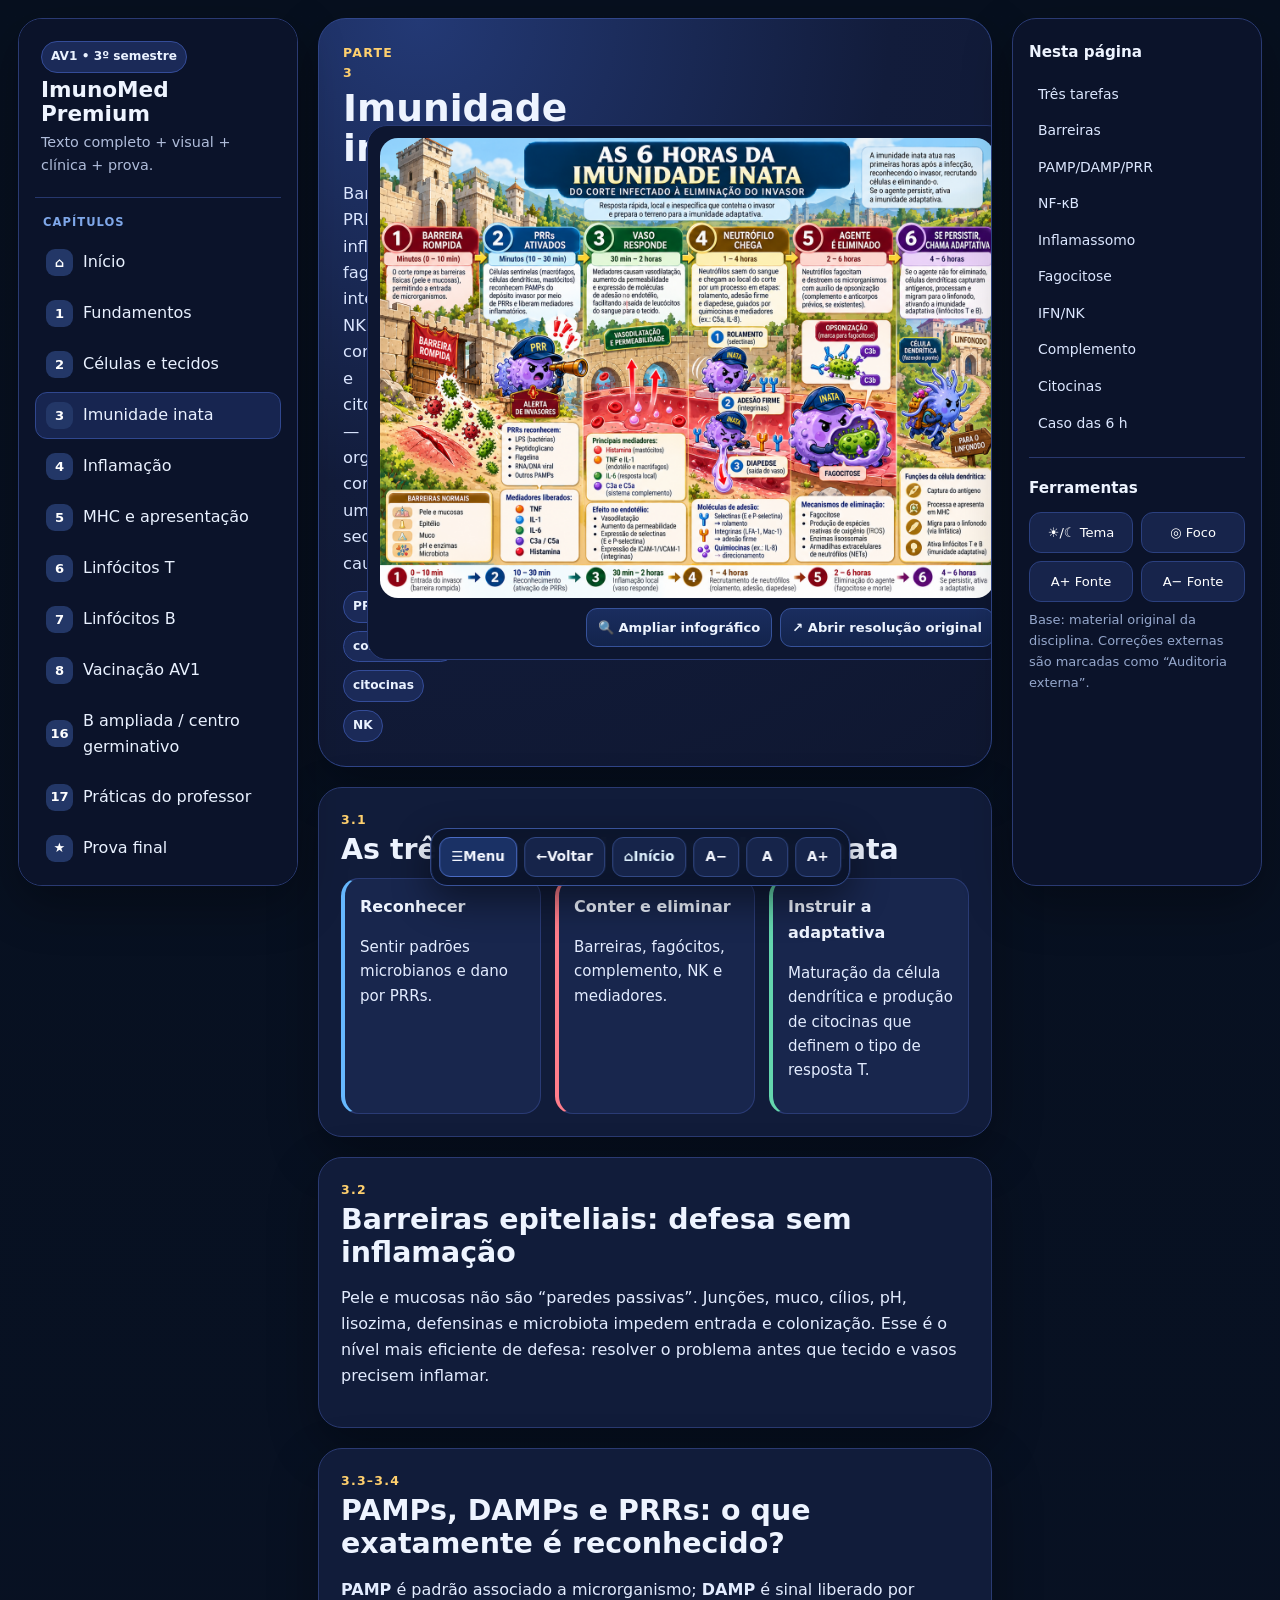
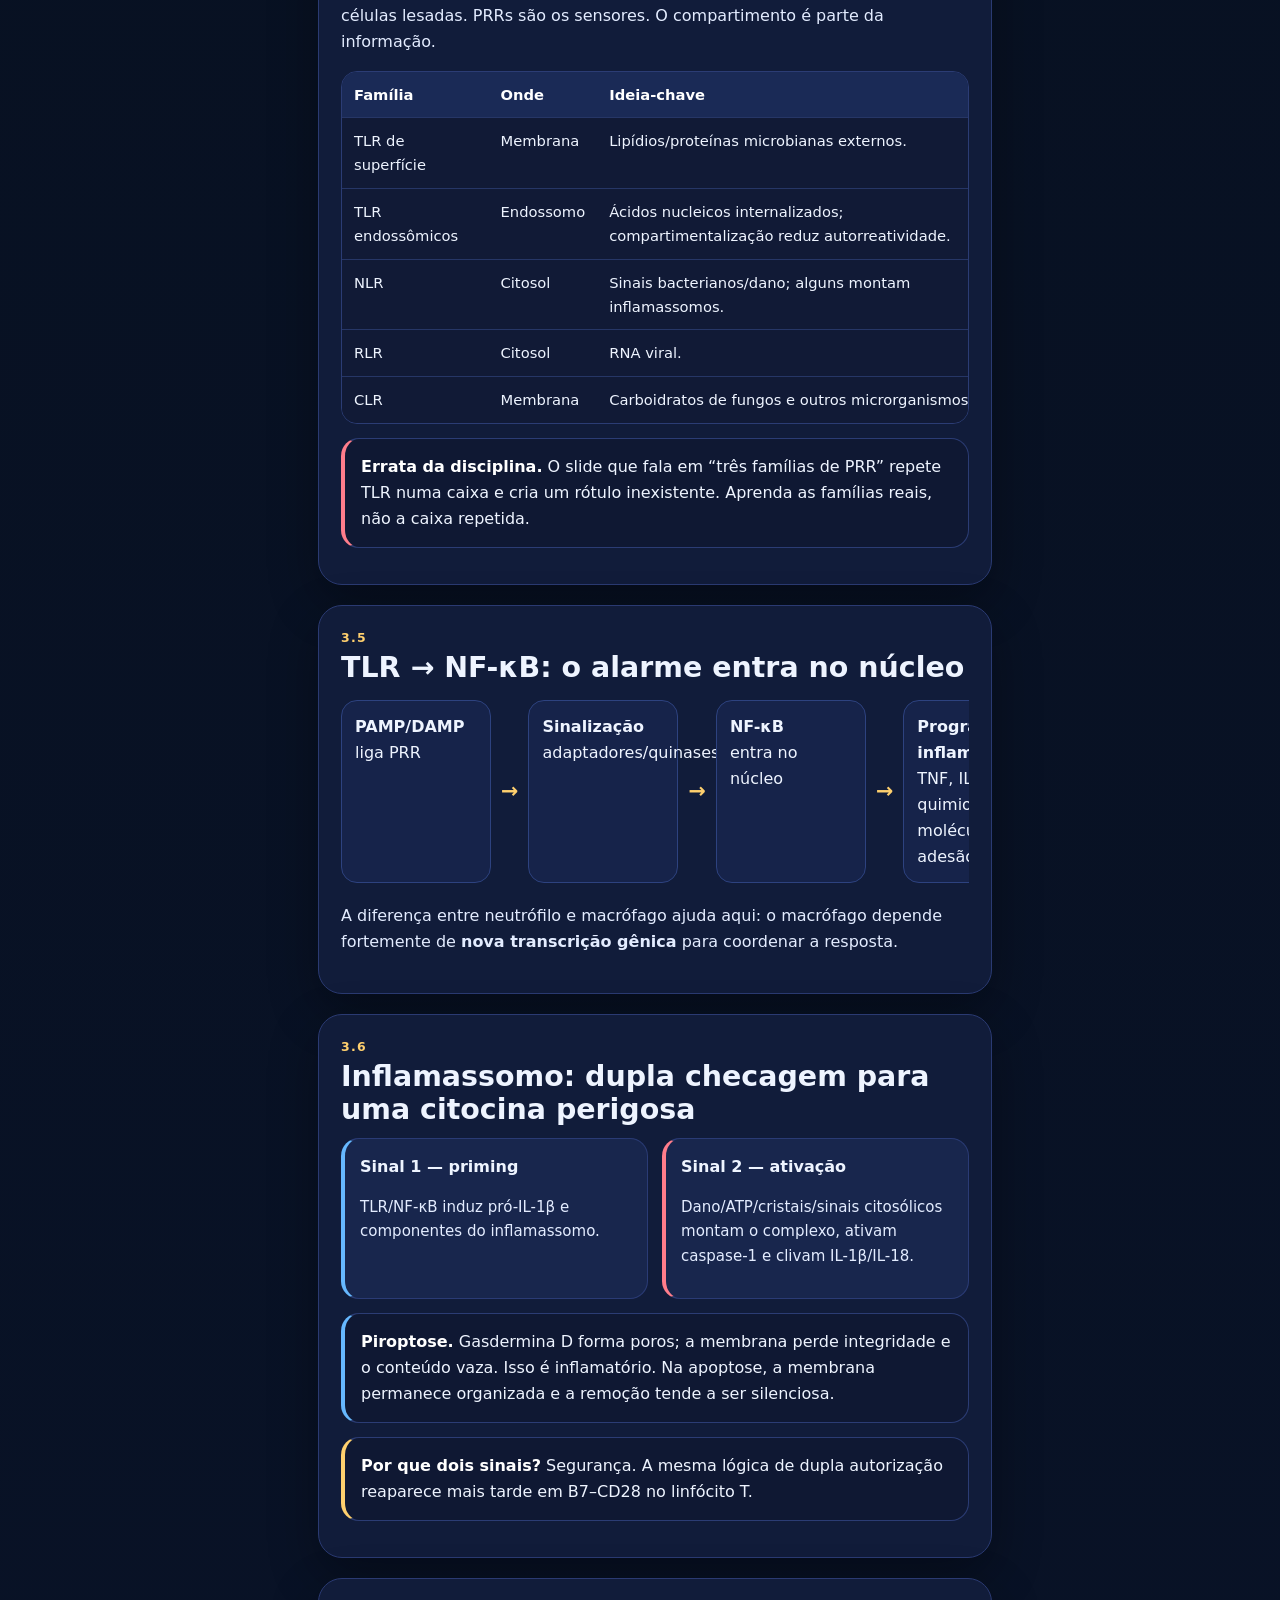
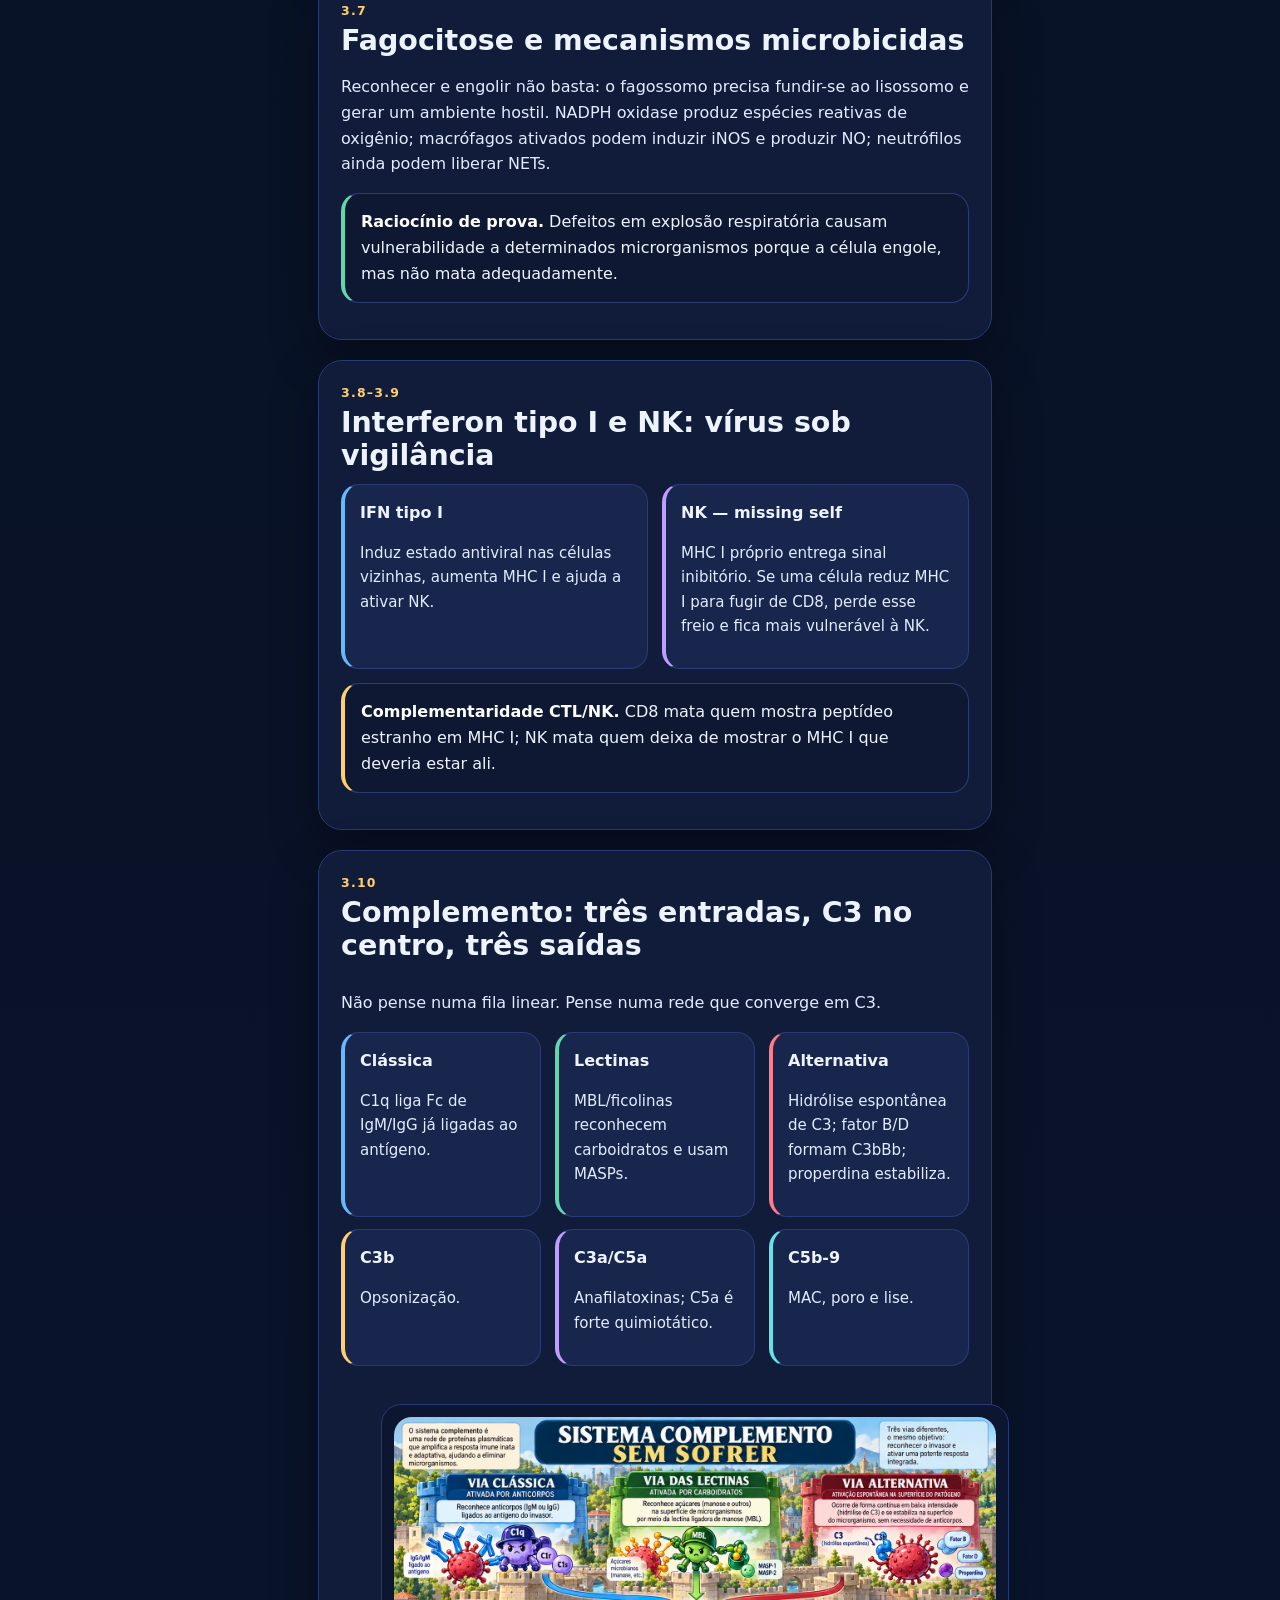
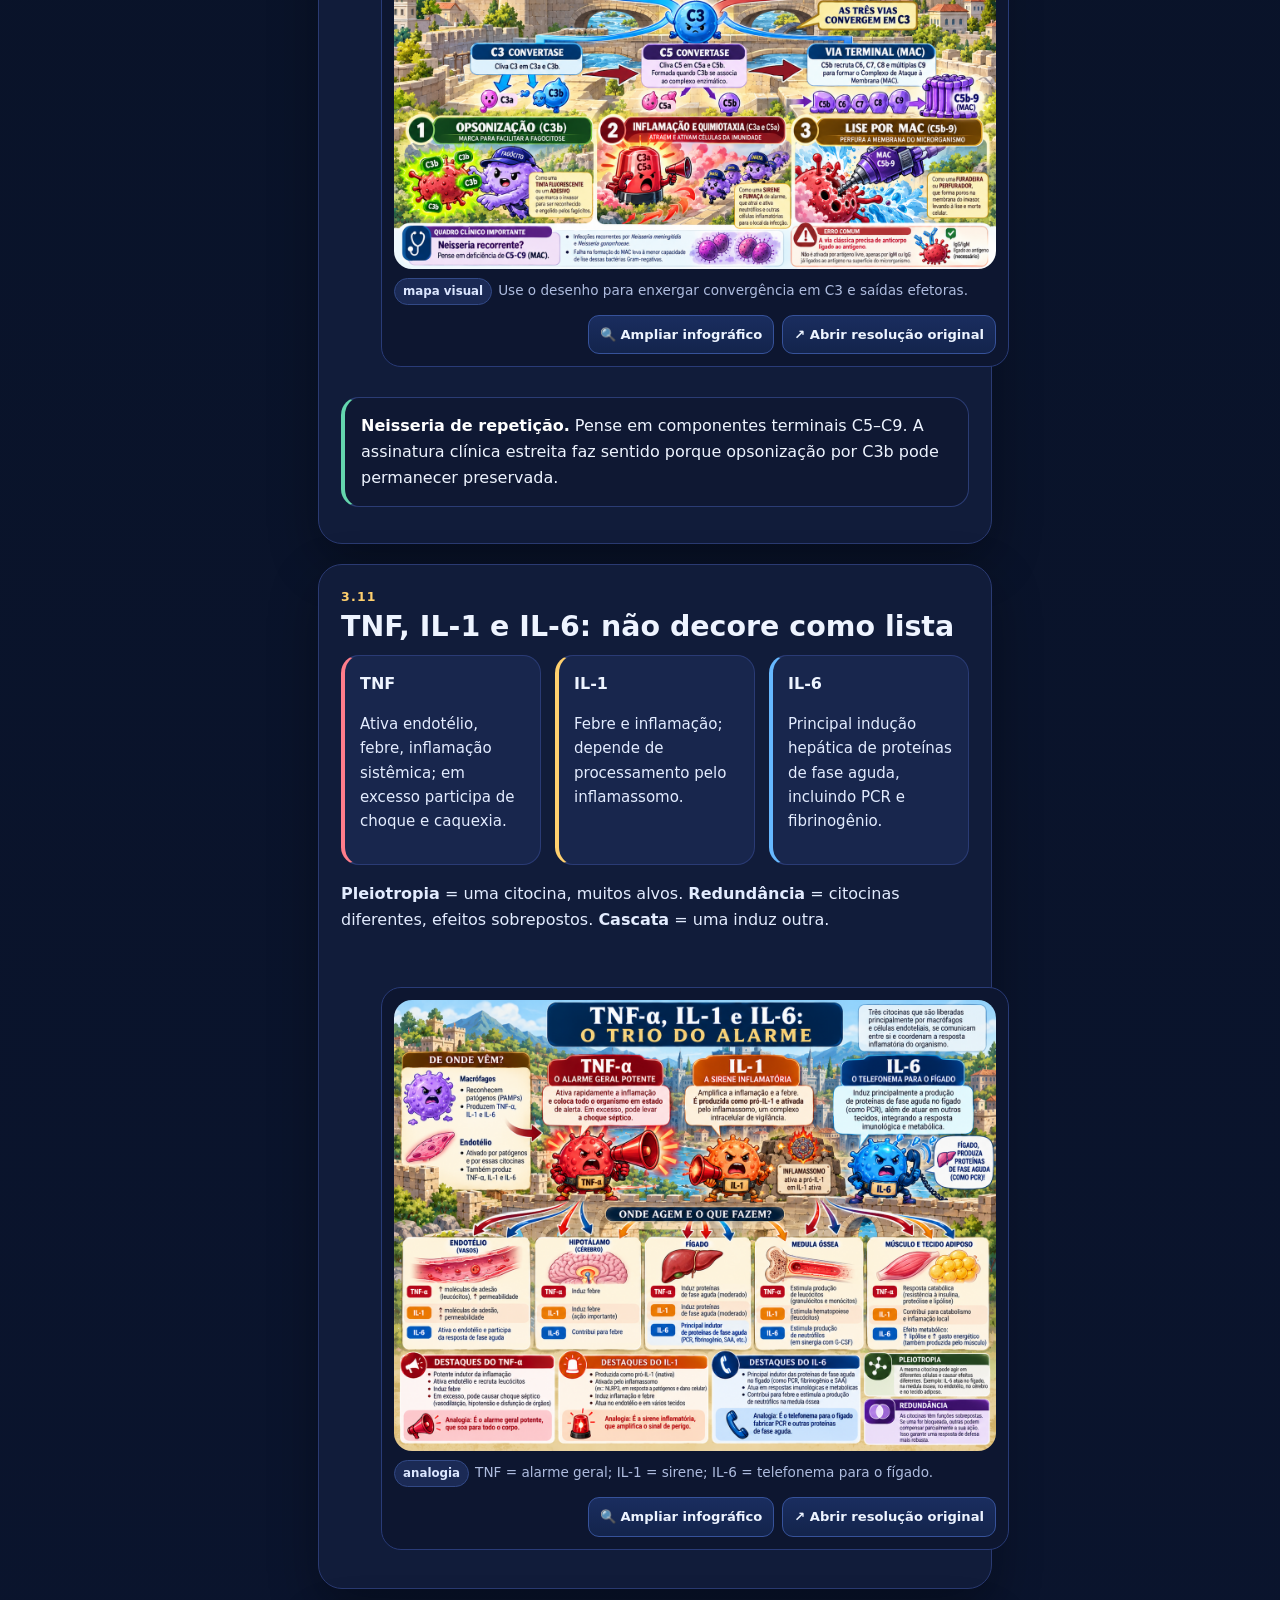
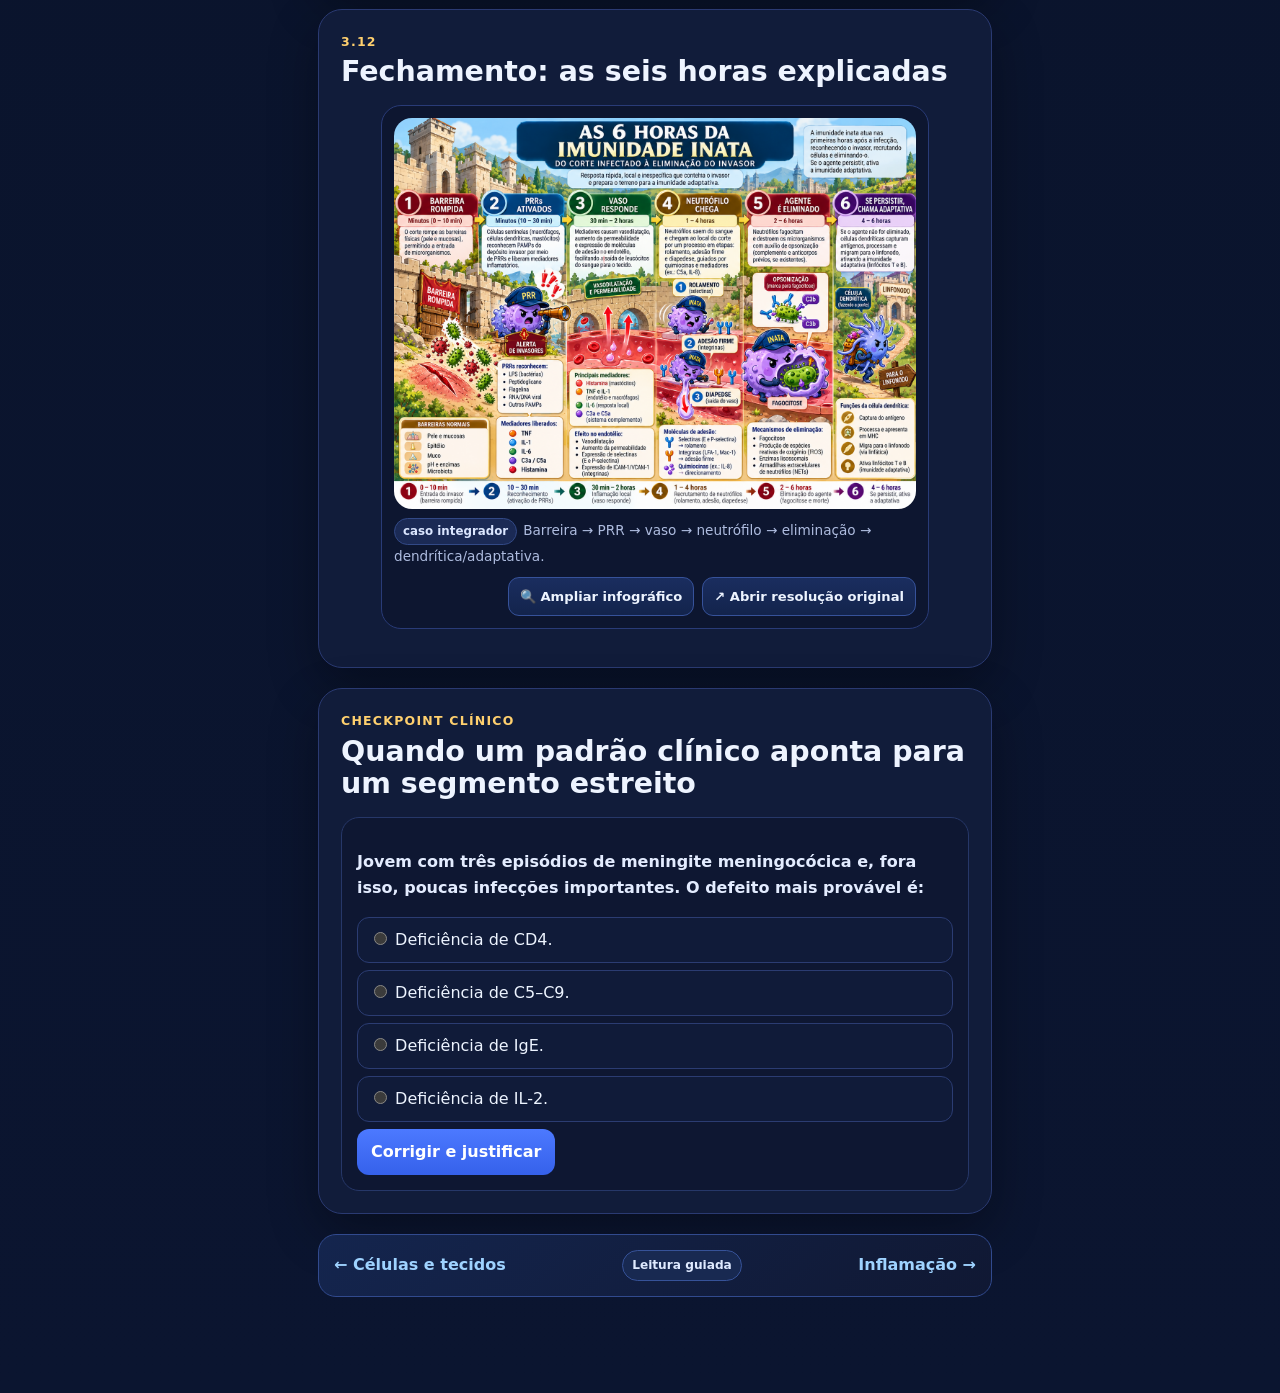
<file: 03-inata.html>
<!DOCTYPE html>

<html lang="pt-BR"><head><meta charset="utf-8"/><meta content="width=device-width,initial-scale=1" name="viewport"/><title>Imunidade inata — Imunologia Premium</title><link href="styles.css" rel="stylesheet"/><link href="manifest.webmanifest" rel="manifest"/><meta content="#09101f" name="theme-color"/></head>
<body data-chapter="03-inata"><div class="app">
<aside class="sidebar"><div class="brand"><span class="pill">AV1 • 3º semestre</span><h1>ImunoMed Premium</h1><p>Texto completo + visual + clínica + prova.</p></div>
<div class="nav-section">Capítulos</div><nav class="nav"><a href="index.html"><span class="num">⌂</span><span>Início</span></a><a href="01-fundamentos.html"><span class="num">1</span><span>Fundamentos</span></a><a href="02-celulas.html"><span class="num">2</span><span>Células e tecidos</span></a><a href="03-inata.html"><span class="num">3</span><span>Imunidade inata</span></a><a href="04-inflamacao.html"><span class="num">4</span><span>Inflamação</span></a><a href="05-mhc.html"><span class="num">5</span><span>MHC e apresentação</span></a><a href="06-t.html"><span class="num">6</span><span>Linfócitos T</span></a><a href="07-b.html"><span class="num">7</span><span>Linfócitos B</span></a><a href="08-vacinas.html"><span class="num">8</span><span>Vacinação AV1</span></a><a href="09-b-ampliada.html"><span class="num">16</span><span>B ampliada / centro germinativo</span></a><a href="10-praticas.html"><span class="num">17</span><span>Práticas do professor</span></a><a href="11-prova.html"><span class="num">★</span><span>Prova final</span></a></nav>
<div class="progressbox"><strong>Seu progresso</strong><div class="progressbar"><span data-progress=""></span></div><div class="tiny" data-progress-text="">0 de 11 capítulos • 0%</div><button class="done-btn" id="doneBtn" onclick="toggleDone()">Marcar capítulo como concluído</button></div>
<div class="progressbox"><strong>Buscar capítulo</strong><input aria-label="Buscar" oninput="filterNav(this.value)" placeholder="ex.: CD4, complemento..." style="width:100%;margin-top:8px;padding:9px;border-radius:10px;border:1px solid #30437d;background:#0d1732;color:inherit"/></div>
</aside>
<main class="main"><section class="hero"><div class="hero-grid"><div><div class="eyebrow">Parte 3</div><h2>Imunidade inata</h2><p>Barreiras, PRRs, inflamassomo, fagocitose, interferons, NK, complemento e citocinas — organizados como uma sequência causal.</p><div class="chapter-meta"><span class="pill">PRRs</span><span class="pill">complemento</span><span class="pill">citocinas</span><span class="pill">NK</span></div></div><div class="figure"><img alt="Imunidade inata" src="assets/06_6h_inata.png"/></div></div></section>
<section class="section" id="tarefas"><div class="eyebrow">3.1</div><h2>As três tarefas da imunidade inata</h2><div class="grid3"><div class="card blue"><h4>Reconhecer</h4><p>Sentir padrões microbianos e dano por PRRs.</p></div><div class="card red"><h4>Conter e eliminar</h4><p>Barreiras, fagócitos, complemento, NK e mediadores.</p></div><div class="card green"><h4>Instruir a adaptativa</h4><p>Maturação da célula dendrítica e produção de citocinas que definem o tipo de resposta T.</p></div></div></section>
<section class="section" id="barreiras"><div class="eyebrow">3.2</div><h2>Barreiras epiteliais: defesa sem inflamação</h2><p>Pele e mucosas não são “paredes passivas”. Junções, muco, cílios, pH, lisozima, defensinas e microbiota impedem entrada e colonização. Esse é o nível mais eficiente de defesa: resolver o problema antes que tecido e vasos precisem inflamar.</p></section>
<section class="section" id="pamp"><div class="eyebrow">3.3–3.4</div><h2>PAMPs, DAMPs e PRRs: o que exatamente é reconhecido?</h2><p><strong>PAMP</strong> é padrão associado a microrganismo; <strong>DAMP</strong> é sinal liberado por células lesadas. PRRs são os sensores. O compartimento é parte da informação.</p><div class="tablewrap"><table class="table"><tr><th>Família</th><th>Onde</th><th>Ideia-chave</th></tr><tr><td>TLR de superfície</td><td>Membrana</td><td>Lipídios/proteínas microbianas externos.</td></tr><tr><td>TLR endossômicos</td><td>Endossomo</td><td>Ácidos nucleicos internalizados; compartimentalização reduz autorreatividade.</td></tr><tr><td>NLR</td><td>Citosol</td><td>Sinais bacterianos/dano; alguns montam inflamassomos.</td></tr><tr><td>RLR</td><td>Citosol</td><td>RNA viral.</td></tr><tr><td>CLR</td><td>Membrana</td><td>Carboidratos de fungos e outros microrganismos.</td></tr></table></div><div class="callout error"><strong>Errata da disciplina.</strong> O slide que fala em “três famílias de PRR” repete TLR numa caixa e cria um rótulo inexistente. Aprenda as famílias reais, não a caixa repetida.</div></section>
<section class="section" id="nfkb"><div class="eyebrow">3.5</div><h2>TLR → NF-κB: o alarme entra no núcleo</h2><div class="flow"><div class="node"><b>PAMP/DAMP</b><br/>liga PRR</div><div class="arrow">→</div><div class="node"><b>Sinalização</b><br/>adaptadores/quinases</div><div class="arrow">→</div><div class="node"><b>NF-κB</b><br/>entra no núcleo</div><div class="arrow">→</div><div class="node"><b>Programa inflamatório</b><br/>TNF, IL-1, quimiocinas, moléculas de adesão</div></div><p>A diferença entre neutrófilo e macrófago ajuda aqui: o macrófago depende fortemente de <strong>nova transcrição gênica</strong> para coordenar a resposta.</p></section>
<section class="section" id="inflamassomo"><div class="eyebrow">3.6</div><h2>Inflamassomo: dupla checagem para uma citocina perigosa</h2><div class="grid2"><div class="card blue"><h4>Sinal 1 — priming</h4><p>TLR/NF-κB induz pró-IL-1β e componentes do inflamassomo.</p></div><div class="card red"><h4>Sinal 2 — ativação</h4><p>Dano/ATP/cristais/sinais citosólicos montam o complexo, ativam caspase-1 e clivam IL-1β/IL-18.</p></div></div><div class="callout mechanism"><strong>Piroptose.</strong> Gasdermina D forma poros; a membrana perde integridade e o conteúdo vaza. Isso é inflamatório. Na apoptose, a membrana permanece organizada e a remoção tende a ser silenciosa.</div><div class="callout memory"><strong>Por que dois sinais?</strong> Segurança. A mesma lógica de dupla autorização reaparece mais tarde em B7–CD28 no linfócito T.</div></section>
<section class="section" id="fagocitose"><div class="eyebrow">3.7</div><h2>Fagocitose e mecanismos microbicidas</h2><p>Reconhecer e engolir não basta: o fagossomo precisa fundir-se ao lisossomo e gerar um ambiente hostil. NADPH oxidase produz espécies reativas de oxigênio; macrófagos ativados podem induzir iNOS e produzir NO; neutrófilos ainda podem liberar NETs.</p><div class="callout clinic"><strong>Raciocínio de prova.</strong> Defeitos em explosão respiratória causam vulnerabilidade a determinados microrganismos porque a célula engole, mas não mata adequadamente.</div></section>
<section class="section" id="ifn-nk"><div class="eyebrow">3.8–3.9</div><h2>Interferon tipo I e NK: vírus sob vigilância</h2><div class="grid2"><div class="card blue"><h4>IFN tipo I</h4><p>Induz estado antiviral nas células vizinhas, aumenta MHC I e ajuda a ativar NK.</p></div><div class="card violet"><h4>NK — missing self</h4><p>MHC I próprio entrega sinal inibitório. Se uma célula reduz MHC I para fugir de CD8, perde esse freio e fica mais vulnerável à NK.</p></div></div><div class="callout memory"><strong>Complementaridade CTL/NK.</strong> CD8 mata quem mostra peptídeo estranho em MHC I; NK mata quem deixa de mostrar o MHC I que deveria estar ali.</div></section>
<section class="section" id="complemento"><div class="eyebrow">3.10</div><h2>Complemento: três entradas, C3 no centro, três saídas</h2><div class="split"><div><p>Não pense numa fila linear. Pense numa rede que converge em C3.</p><div class="grid3"><div class="card blue"><h4>Clássica</h4><p>C1q liga Fc de IgM/IgG já ligadas ao antígeno.</p></div><div class="card green"><h4>Lectinas</h4><p>MBL/ficolinas reconhecem carboidratos e usam MASPs.</p></div><div class="card red"><h4>Alternativa</h4><p>Hidrólise espontânea de C3; fator B/D formam C3bBb; properdina estabiliza.</p></div></div><div class="grid3" style="margin-top:12px"><div class="card gold"><h4>C3b</h4><p>Opsonização.</p></div><div class="card violet"><h4>C3a/C5a</h4><p>Anafilatoxinas; C5a é forte quimiotático.</p></div><div class="card cyan"><h4>C5b-9</h4><p>MAC, poro e lise.</p></div></div></div><figure class="figure"><img alt="Complemento" src="assets/03_complemento.png"/><figcaption><span class="captiontag">mapa visual</span>Use o desenho para enxergar convergência em C3 e saídas efetoras.</figcaption></figure></div><div class="callout clinic"><strong>Neisseria de repetição.</strong> Pense em componentes terminais C5–C9. A assinatura clínica estreita faz sentido porque opsonização por C3b pode permanecer preservada.</div></section>
<section class="section" id="citocinas"><div class="eyebrow">3.11</div><h2>TNF, IL-1 e IL-6: não decore como lista</h2><div class="split"><div><div class="grid3"><div class="card red"><h4>TNF</h4><p>Ativa endotélio, febre, inflamação sistêmica; em excesso participa de choque e caquexia.</p></div><div class="card gold"><h4>IL-1</h4><p>Febre e inflamação; depende de processamento pelo inflamassomo.</p></div><div class="card blue"><h4>IL-6</h4><p>Principal indução hepática de proteínas de fase aguda, incluindo PCR e fibrinogênio.</p></div></div><p><strong>Pleiotropia</strong> = uma citocina, muitos alvos. <strong>Redundância</strong> = citocinas diferentes, efeitos sobrepostos. <strong>Cascata</strong> = uma induz outra.</p></div><figure class="figure"><img alt="TNF IL1 IL6" src="assets/02_tnf_il1_il6.png"/><figcaption><span class="captiontag">analogia</span>TNF = alarme geral; IL-1 = sirene; IL-6 = telefonema para o fígado.</figcaption></figure></div></section>
<section class="section" id="seishoras"><div class="eyebrow">3.12</div><h2>Fechamento: as seis horas explicadas</h2><figure class="figure"><img alt="Seis horas da resposta inata" src="assets/06_6h_inata.png"/><figcaption><span class="captiontag">caso integrador</span>Barreira → PRR → vaso → neutrófilo → eliminação → dendrítica/adaptativa.</figcaption></figure></section>
<section class="section" id="checkpoint-inata"><div class="eyebrow">Checkpoint clínico</div><h2>Quando um padrão clínico aponta para um segmento estreito</h2><div class="quiz" data-explain="A recorrência quase exclusiva de Neisseria é uma assinatura de falha do MAC, enquanto C3b/opsonização permanece relativamente preservada." data-explain-a="CD4 baixo produz espectro oportunista amplo, não Neisseria isoladamente." data-explain-b="Correto: C5–C9 formam o complexo de ataque à membrana (MAC), especialmente importante contra Neisseria." data-explain-c="IgE é relevante em alergia/helmintos." data-explain-d="IL-2 regula expansão T/Treg e não explica essa assinatura infecciosa estreita." id="qinata"><p><strong>Jovem com três episódios de meningite meningocócica e, fora isso, poucas infecções importantes. O defeito mais provável é:</strong></p><label><input name="qinata" type="radio" value="a"/> Deficiência de CD4.</label><label><input name="qinata" type="radio" value="b"/> Deficiência de C5–C9.</label><label><input name="qinata" type="radio" value="c"/> Deficiência de IgE.</label><label><input name="qinata" type="radio" value="d"/> Deficiência de IL-2.</label><button class="btn" onclick="answerQuiz('qinata','b')">Corrigir e justificar</button><div class="feedback"></div></div></section><div class="chapter-end"><div><a href="02-celulas.html">← Células e tecidos</a></div><div><span class="premium-badge">Leitura guiada</span></div><div><a href="04-inflamacao.html">Inflamação →</a></div></div></main>
<aside class="rightbar"><h3>Nesta página</h3><a href="#tarefas">Três tarefas</a><a href="#barreiras">Barreiras</a><a href="#pamp">PAMP/DAMP/PRR</a><a href="#nfkb">NF-κB</a><a href="#inflamassomo">Inflamassomo</a><a href="#fagocitose">Fagocitose</a><a href="#ifn-nk">IFN/NK</a><a href="#complemento">Complemento</a><a href="#citocinas">Citocinas</a><a href="#seishoras">Caso das 6 h</a><div class="tools"><h3>Ferramentas</h3><div class="toolrow"><button class="toolbtn" onclick="toggleTheme()">☀︎/☾ Tema</button><button class="toolbtn" onclick="toggleFocus()">◎ Foco</button><button class="toolbtn" onclick="changeFont(1)">A+ Fonte</button><button class="toolbtn" onclick="changeFont(-1)">A− Fonte</button></div><div class="source-note">Base: material original da disciplina. Correções externas são marcadas como “Auditoria externa”.</div></div></aside>
</div><script src="app.js"></script><script>document.querySelectorAll('.nav a').forEach(a=>{if(a.getAttribute('href')==='03-inata.html'||('03-inata'==='index'&&a.getAttribute('href')==='index.html'))a.classList.add('active')});</script></body></html>
</file>
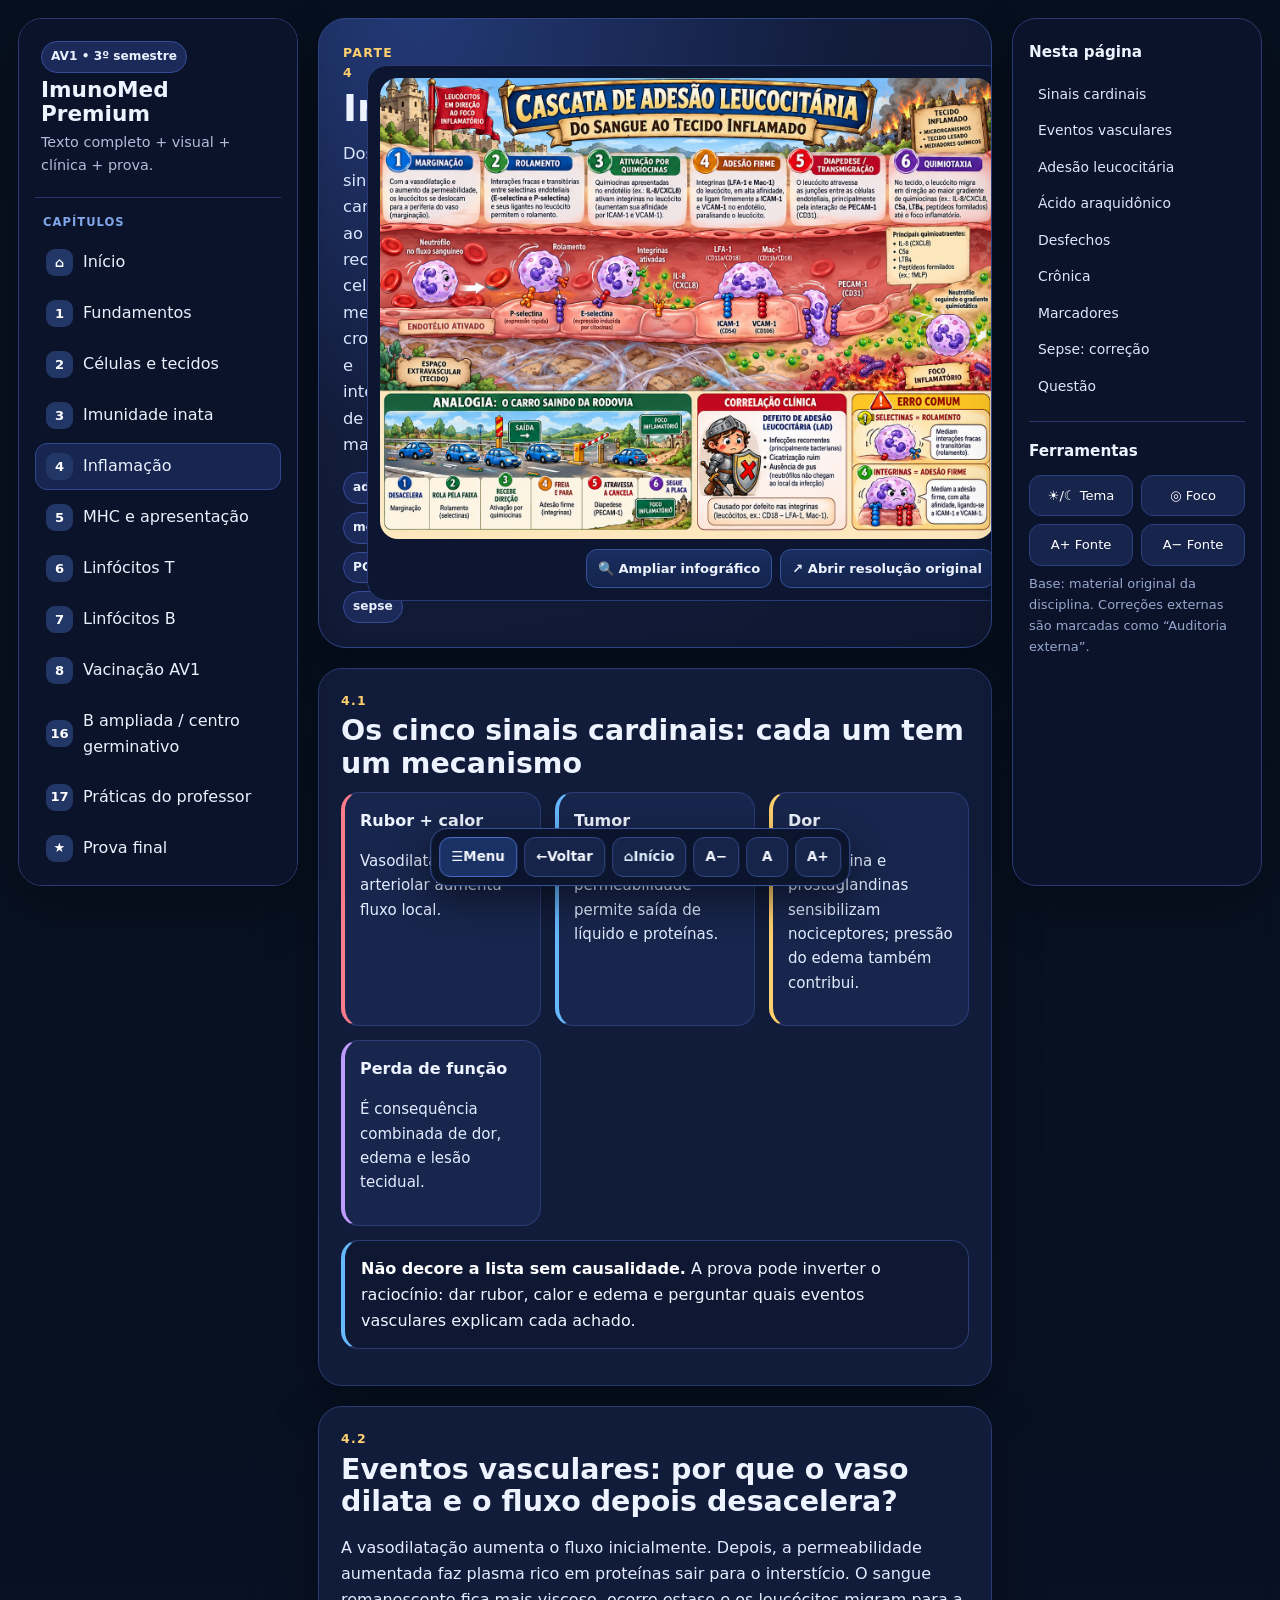
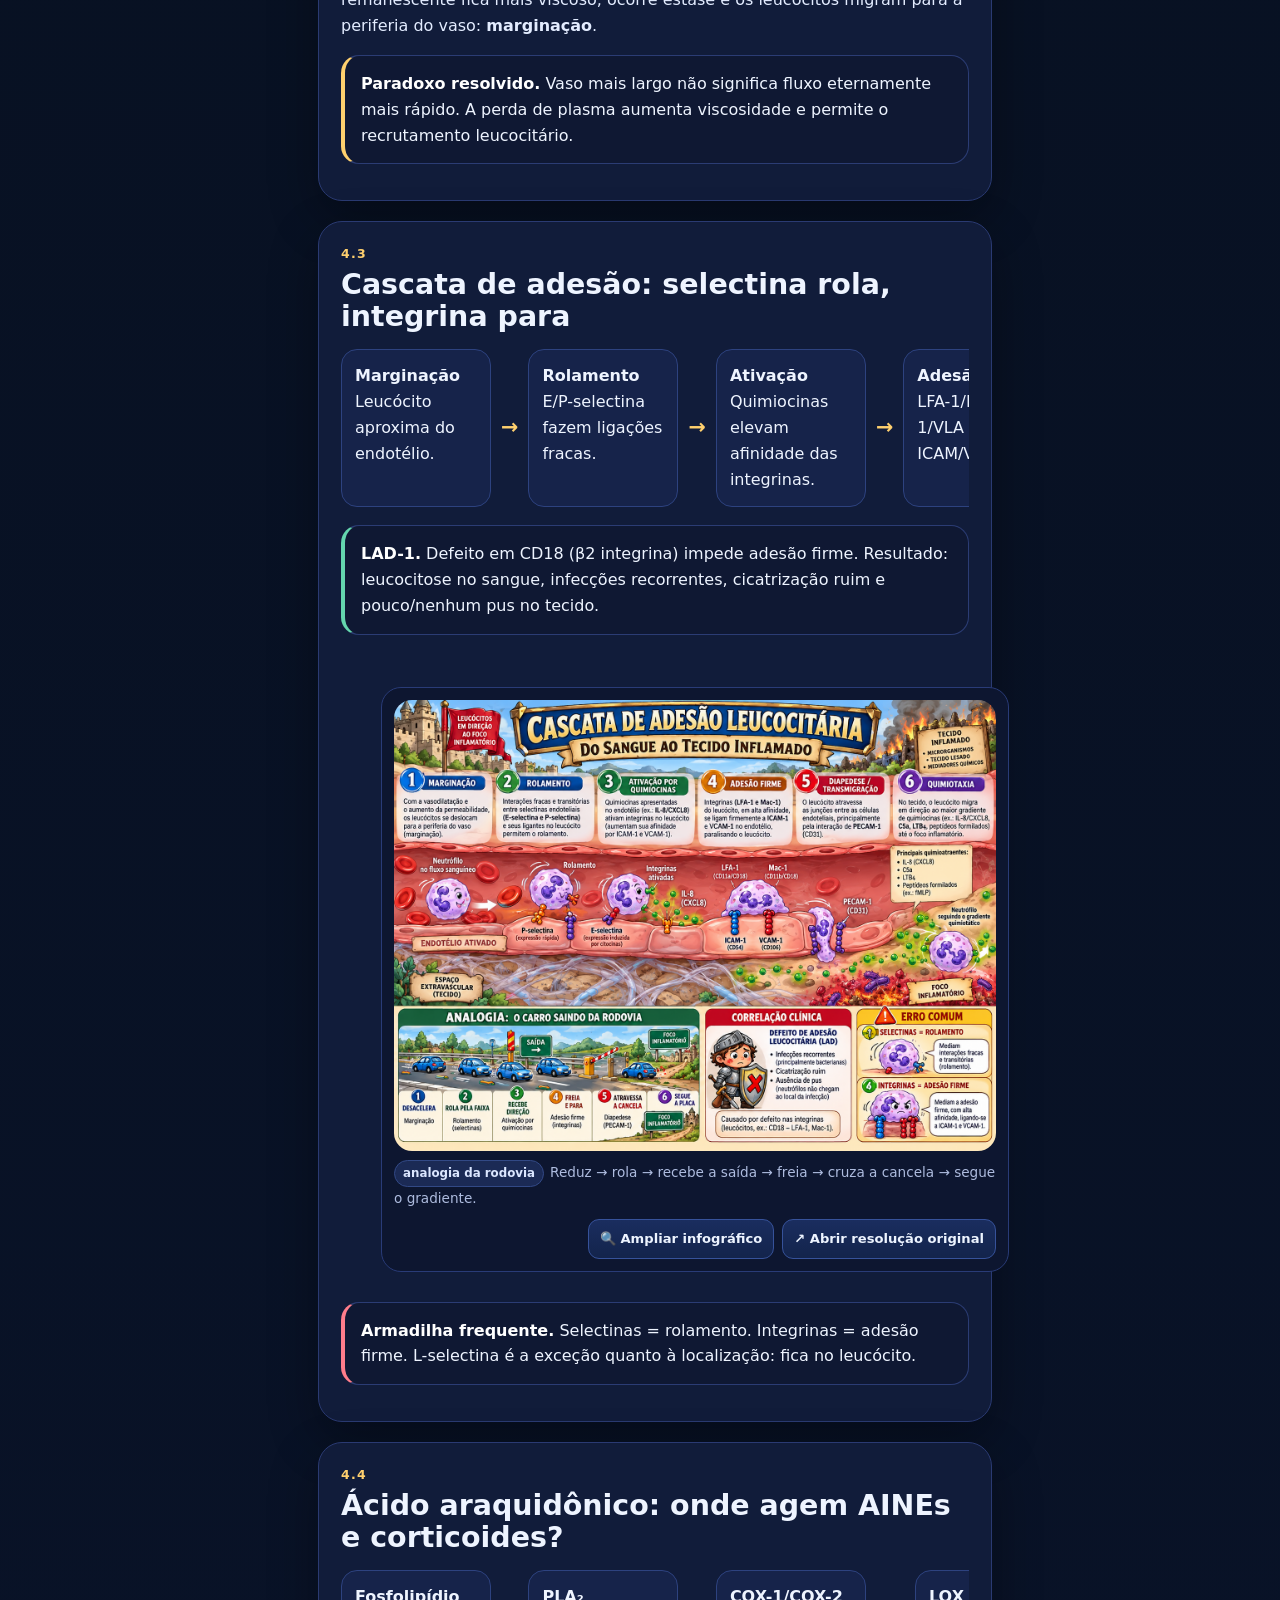
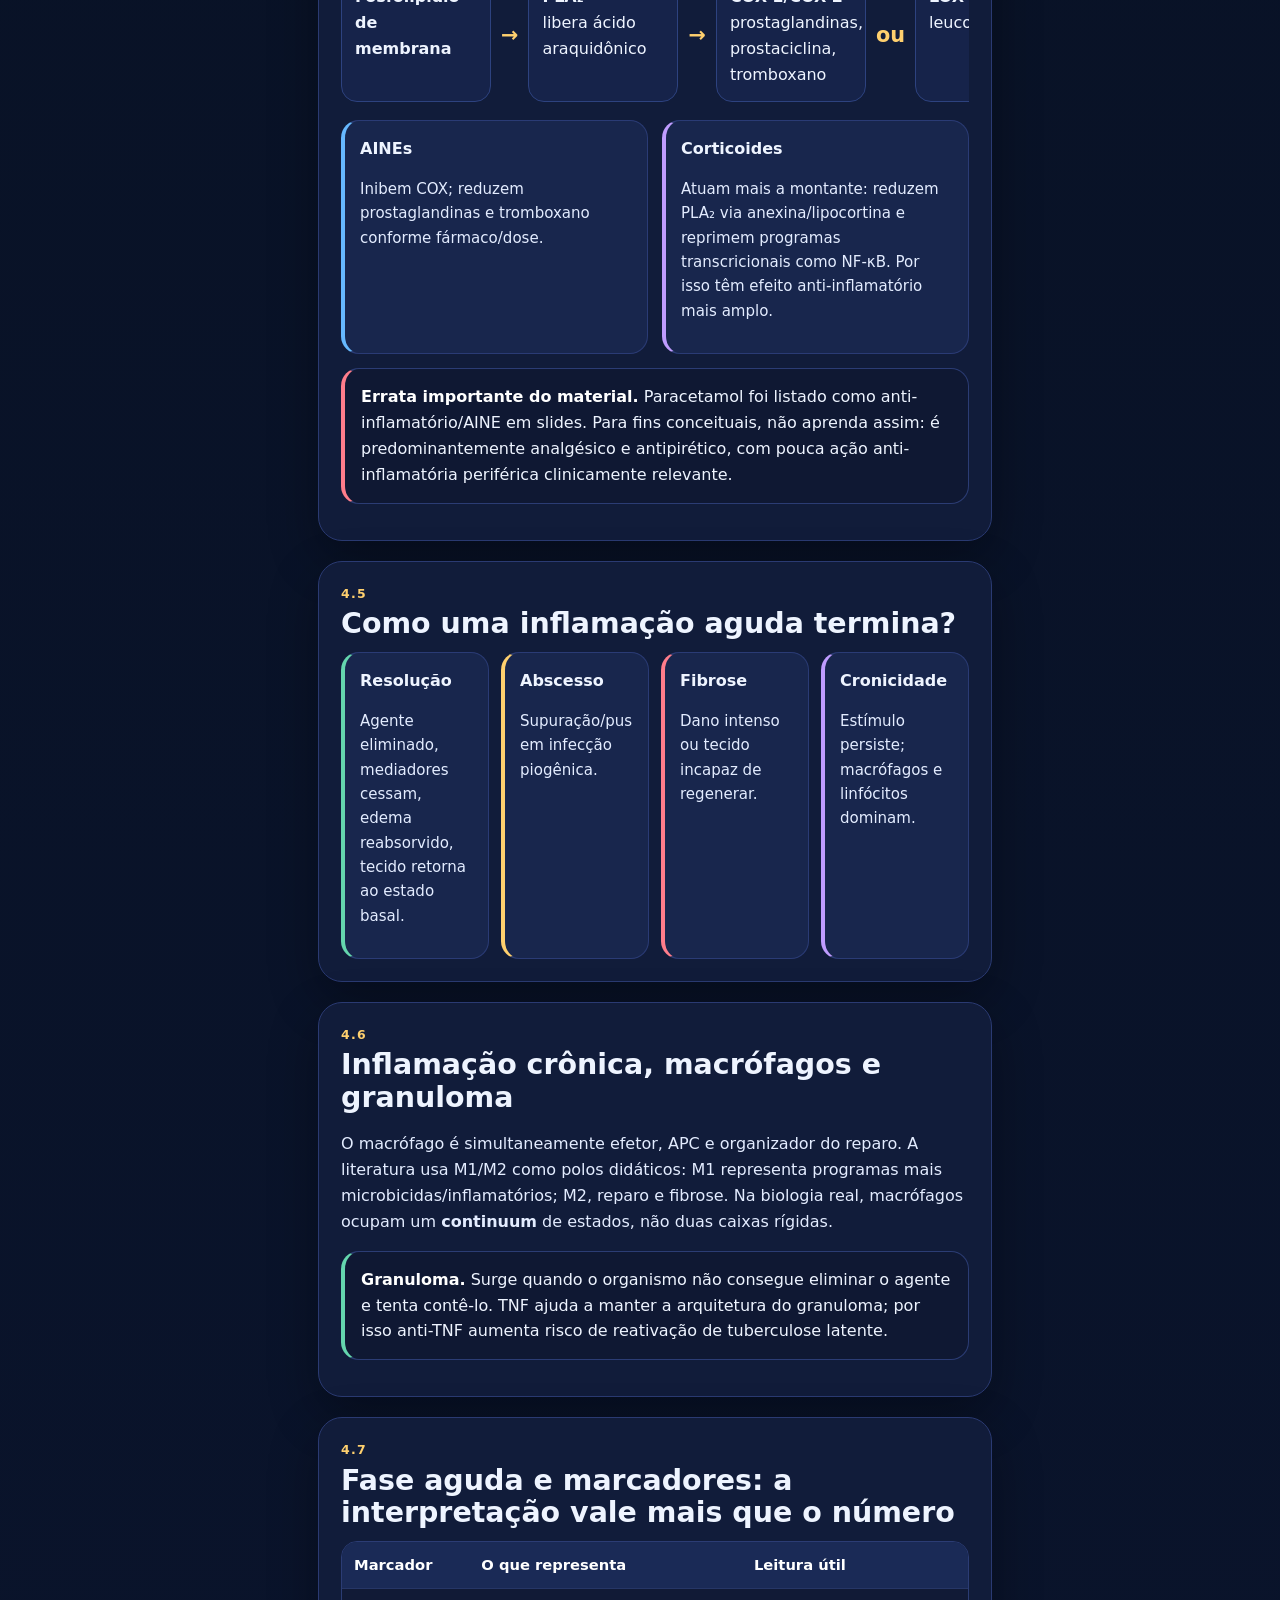
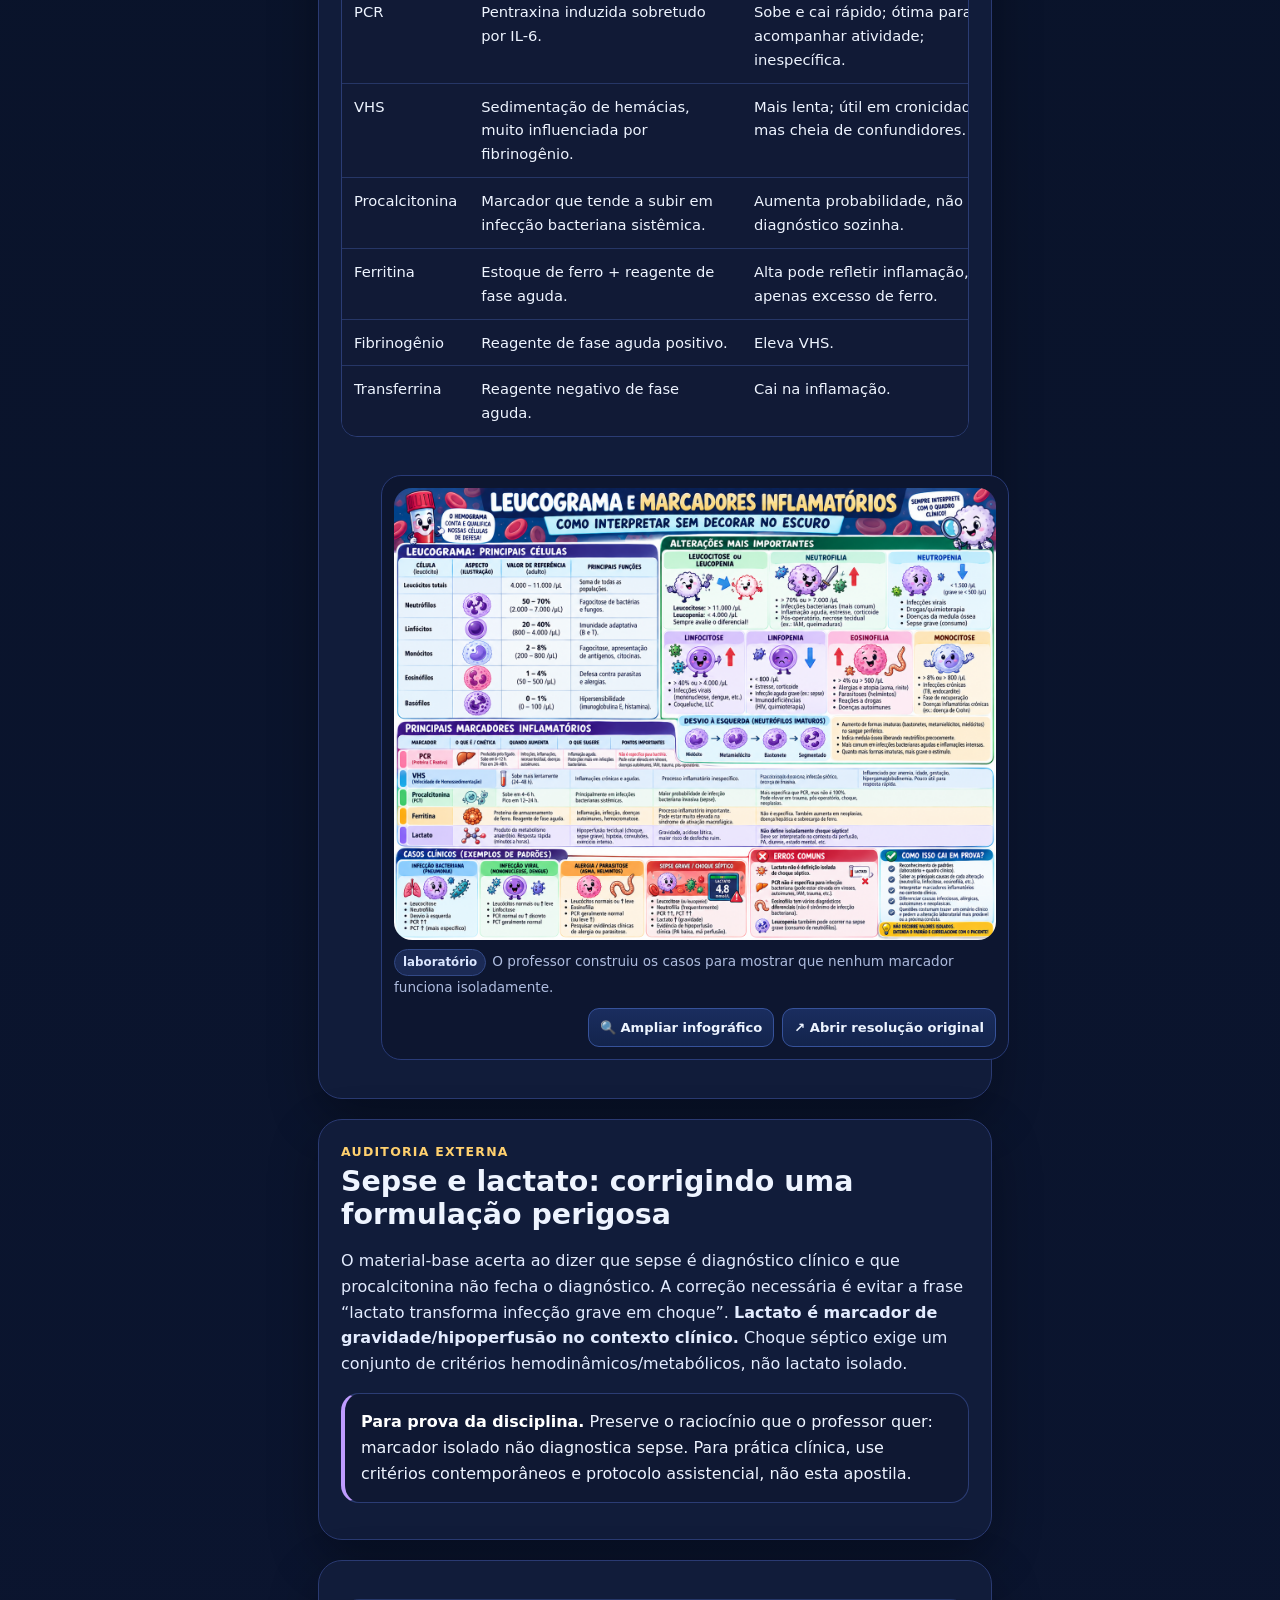
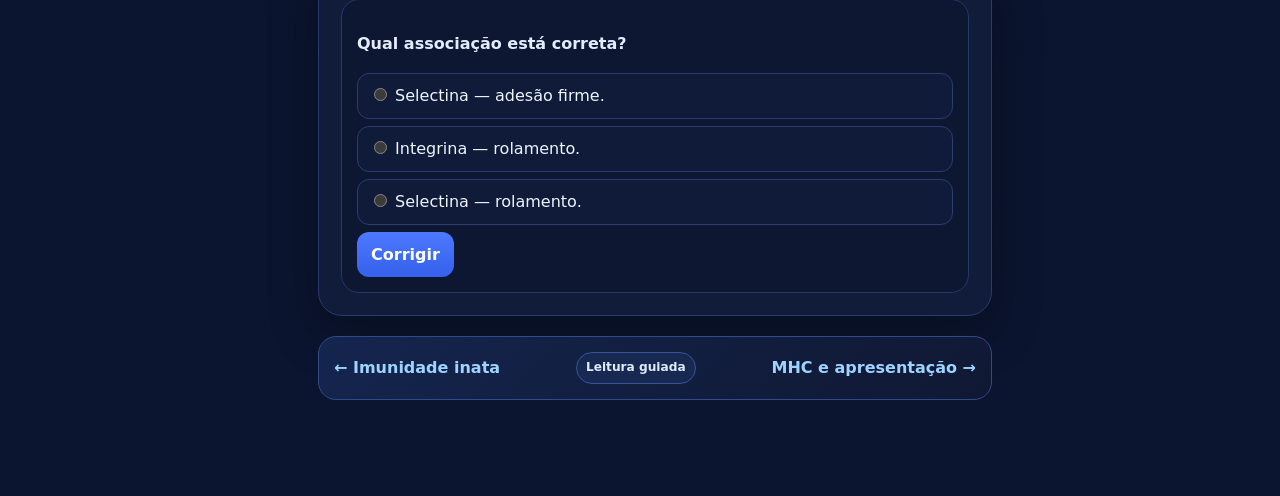
<file: 04-inflamacao.html>
<!DOCTYPE html>

<html lang="pt-BR"><head><meta charset="utf-8"/><meta content="width=device-width,initial-scale=1" name="viewport"/><title>Inflamação — Imunologia Premium</title><link href="styles.css" rel="stylesheet"/><link href="manifest.webmanifest" rel="manifest"/><meta content="#09101f" name="theme-color"/></head>
<body data-chapter="04-inflamacao"><div class="app">
<aside class="sidebar"><div class="brand"><span class="pill">AV1 • 3º semestre</span><h1>ImunoMed Premium</h1><p>Texto completo + visual + clínica + prova.</p></div>
<div class="nav-section">Capítulos</div><nav class="nav"><a href="index.html"><span class="num">⌂</span><span>Início</span></a><a href="01-fundamentos.html"><span class="num">1</span><span>Fundamentos</span></a><a href="02-celulas.html"><span class="num">2</span><span>Células e tecidos</span></a><a href="03-inata.html"><span class="num">3</span><span>Imunidade inata</span></a><a href="04-inflamacao.html"><span class="num">4</span><span>Inflamação</span></a><a href="05-mhc.html"><span class="num">5</span><span>MHC e apresentação</span></a><a href="06-t.html"><span class="num">6</span><span>Linfócitos T</span></a><a href="07-b.html"><span class="num">7</span><span>Linfócitos B</span></a><a href="08-vacinas.html"><span class="num">8</span><span>Vacinação AV1</span></a><a href="09-b-ampliada.html"><span class="num">16</span><span>B ampliada / centro germinativo</span></a><a href="10-praticas.html"><span class="num">17</span><span>Práticas do professor</span></a><a href="11-prova.html"><span class="num">★</span><span>Prova final</span></a></nav>
<div class="progressbox"><strong>Seu progresso</strong><div class="progressbar"><span data-progress=""></span></div><div class="tiny" data-progress-text="">0 de 11 capítulos • 0%</div><button class="done-btn" id="doneBtn" onclick="toggleDone()">Marcar capítulo como concluído</button></div>
<div class="progressbox"><strong>Buscar capítulo</strong><input aria-label="Buscar" oninput="filterNav(this.value)" placeholder="ex.: CD4, complemento..." style="width:100%;margin-top:8px;padding:9px;border-radius:10px;border:1px solid #30437d;background:#0d1732;color:inherit"/></div>
</aside>
<main class="main"><section class="hero"><div class="hero-grid"><div><div class="eyebrow">Parte 4</div><h2>Inflamação</h2><p>Dos sinais cardinais ao recrutamento celular, mediadores, cronicidade e interpretação de marcadores.</p><div class="chapter-meta"><span class="pill">adesão</span><span class="pill">mediadores</span><span class="pill">PCR/PCT</span><span class="pill">sepse</span></div></div><div class="figure"><img alt="Inflamação" src="assets/08_adesao_leucocitaria.png"/></div></div></section>
<section class="section" id="sinais"><div class="eyebrow">4.1</div><h2>Os cinco sinais cardinais: cada um tem um mecanismo</h2><div class="grid3"><div class="card red"><h4>Rubor + calor</h4><p>Vasodilatação arteriolar aumenta fluxo local.</p></div><div class="card blue"><h4>Tumor</h4><p>Aumento da permeabilidade permite saída de líquido e proteínas.</p></div><div class="card gold"><h4>Dor</h4><p>Bradicinina e prostaglandinas sensibilizam nociceptores; pressão do edema também contribui.</p></div><div class="card violet"><h4>Perda de função</h4><p>É consequência combinada de dor, edema e lesão tecidual.</p></div></div><div class="callout mechanism"><strong>Não decore a lista sem causalidade.</strong> A prova pode inverter o raciocínio: dar rubor, calor e edema e perguntar quais eventos vasculares explicam cada achado.</div></section>
<section class="section" id="vasos"><div class="eyebrow">4.2</div><h2>Eventos vasculares: por que o vaso dilata e o fluxo depois desacelera?</h2><p>A vasodilatação aumenta o fluxo inicialmente. Depois, a permeabilidade aumentada faz plasma rico em proteínas sair para o interstício. O sangue remanescente fica mais viscoso, ocorre estase e os leucócitos migram para a periferia do vaso: <strong>marginação</strong>.</p><div class="callout memory"><strong>Paradoxo resolvido.</strong> Vaso mais largo não significa fluxo eternamente mais rápido. A perda de plasma aumenta viscosidade e permite o recrutamento leucocitário.</div></section>
<section class="section" id="adesao"><div class="eyebrow">4.3</div><h2>Cascata de adesão: selectina rola, integrina para</h2><div class="split"><div><div class="flow"><div class="node"><b>Marginação</b><br/>Leucócito aproxima do endotélio.</div><div class="arrow">→</div><div class="node"><b>Rolamento</b><br/>E/P-selectina fazem ligações fracas.</div><div class="arrow">→</div><div class="node"><b>Ativação</b><br/>Quimiocinas elevam afinidade das integrinas.</div><div class="arrow">→</div><div class="node"><b>Adesão firme</b><br/>LFA-1/Mac-1/VLA ligam ICAM/VCAM.</div><div class="arrow">→</div><div class="node"><b>Diapedese</b><br/>PECAM-1/CD31.</div></div><div class="callout clinic"><strong>LAD-1.</strong> Defeito em CD18 (β2 integrina) impede adesão firme. Resultado: leucocitose no sangue, infecções recorrentes, cicatrização ruim e pouco/nenhum pus no tecido.</div></div><figure class="figure"><img alt="Cascata de adesão" src="assets/08_adesao_leucocitaria.png"/><figcaption><span class="captiontag">analogia da rodovia</span>Reduz → rola → recebe a saída → freia → cruza a cancela → segue o gradiente.</figcaption></figure></div><div class="callout error"><strong>Armadilha frequente.</strong> Selectinas = rolamento. Integrinas = adesão firme. L-selectina é a exceção quanto à localização: fica no leucócito.</div></section>
<section class="section" id="aa"><div class="eyebrow">4.4</div><h2>Ácido araquidônico: onde agem AINEs e corticoides?</h2><div class="flow"><div class="node"><b>Fosfolipídio de membrana</b></div><div class="arrow">→</div><div class="node"><b>PLA₂</b><br/>libera ácido araquidônico</div><div class="arrow">→</div><div class="node"><b>COX-1/COX-2</b><br/>prostaglandinas, prostaciclina, tromboxano</div><div class="arrow">ou</div><div class="node"><b>LOX</b><br/>leucotrienos</div></div><div class="grid2" style="margin-top:14px"><div class="card blue"><h4>AINEs</h4><p>Inibem COX; reduzem prostaglandinas e tromboxano conforme fármaco/dose.</p></div><div class="card violet"><h4>Corticoides</h4><p>Atuam mais a montante: reduzem PLA₂ via anexina/lipocortina e reprimem programas transcricionais como NF-κB. Por isso têm efeito anti-inflamatório mais amplo.</p></div></div><div class="callout error"><strong>Errata importante do material.</strong> Paracetamol foi listado como anti-inflamatório/AINE em slides. Para fins conceituais, não aprenda assim: é predominantemente analgésico e antipirético, com pouca ação anti-inflamatória periférica clinicamente relevante.</div></section>
<section class="section" id="desfechos"><div class="eyebrow">4.5</div><h2>Como uma inflamação aguda termina?</h2><div class="grid4"><div class="card green"><h4>Resolução</h4><p>Agente eliminado, mediadores cessam, edema reabsorvido, tecido retorna ao estado basal.</p></div><div class="card gold"><h4>Abscesso</h4><p>Supuração/pus em infecção piogênica.</p></div><div class="card red"><h4>Fibrose</h4><p>Dano intenso ou tecido incapaz de regenerar.</p></div><div class="card violet"><h4>Cronicidade</h4><p>Estímulo persiste; macrófagos e linfócitos dominam.</p></div></div></section>
<section class="section" id="cronica"><div class="eyebrow">4.6</div><h2>Inflamação crônica, macrófagos e granuloma</h2><p>O macrófago é simultaneamente efetor, APC e organizador do reparo. A literatura usa M1/M2 como polos didáticos: M1 representa programas mais microbicidas/inflamatórios; M2, reparo e fibrose. Na biologia real, macrófagos ocupam um <strong>continuum</strong> de estados, não duas caixas rígidas.</p><div class="callout clinic"><strong>Granuloma.</strong> Surge quando o organismo não consegue eliminar o agente e tenta contê-lo. TNF ajuda a manter a arquitetura do granuloma; por isso anti-TNF aumenta risco de reativação de tuberculose latente.</div></section>
<section class="section" id="faseaguda"><div class="eyebrow">4.7</div><h2>Fase aguda e marcadores: a interpretação vale mais que o número</h2><div class="split"><div><div class="tablewrap"><table class="table"><tr><th>Marcador</th><th>O que representa</th><th>Leitura útil</th></tr><tr><td>PCR</td><td>Pentraxina induzida sobretudo por IL-6.</td><td>Sobe e cai rápido; ótima para acompanhar atividade; inespecífica.</td></tr><tr><td>VHS</td><td>Sedimentação de hemácias, muito influenciada por fibrinogênio.</td><td>Mais lenta; útil em cronicidade, mas cheia de confundidores.</td></tr><tr><td>Procalcitonina</td><td>Marcador que tende a subir em infecção bacteriana sistêmica.</td><td>Aumenta probabilidade, não fecha diagnóstico sozinha.</td></tr><tr><td>Ferritina</td><td>Estoque de ferro + reagente de fase aguda.</td><td>Alta pode refletir inflamação, não apenas excesso de ferro.</td></tr><tr><td>Fibrinogênio</td><td>Reagente de fase aguda positivo.</td><td>Eleva VHS.</td></tr><tr><td>Transferrina</td><td>Reagente negativo de fase aguda.</td><td>Cai na inflamação.</td></tr></table></div></div><figure class="figure"><img alt="Marcadores inflamatórios" src="assets/09_leucograma.png"/><figcaption><span class="captiontag">laboratório</span>O professor construiu os casos para mostrar que nenhum marcador funciona isoladamente.</figcaption></figure></div></section>
<section class="section" id="sepse"><div class="eyebrow">Auditoria externa</div><h2>Sepse e lactato: corrigindo uma formulação perigosa</h2><p>O material-base acerta ao dizer que sepse é diagnóstico clínico e que procalcitonina não fecha o diagnóstico. A correção necessária é evitar a frase “lactato transforma infecção grave em choque”. <strong>Lactato é marcador de gravidade/hipoperfusão no contexto clínico.</strong> Choque séptico exige um conjunto de critérios hemodinâmicos/metabólicos, não lactato isolado.</p><div class="callout source"><strong>Para prova da disciplina.</strong> Preserve o raciocínio que o professor quer: marcador isolado não diagnostica sepse. Para prática clínica, use critérios contemporâneos e protocolo assistencial, não esta apostila.</div></section>
<section class="section" id="quiz"><div class="quiz" data-explain="O rolamento é mediado por selectinas; quimiocinas ativam integrinas; a adesão firme depende de integrinas ligando ICAM/VCAM." data-explain-a="Selectinas fazem ligações fracas e transitórias: rolamento, não adesão firme." data-explain-b="Integrinas, quando ativadas por quimiocinas, fazem adesão firme." data-explain-c="Correto: E/P-selectina no endotélio e ligantes no leucócito sustentam o rolamento." id="qinf"><p><strong>Qual associação está correta?</strong></p><label><input name="qinf" type="radio" value="a"/> Selectina — adesão firme.</label><label><input name="qinf" type="radio" value="b"/> Integrina — rolamento.</label><label><input name="qinf" type="radio" value="c"/> Selectina — rolamento.</label><button class="btn" onclick="answerQuiz('qinf','c')">Corrigir</button><div class="feedback"></div></div></section>
<div class="chapter-end"><div><a href="03-inata.html">← Imunidade inata</a></div><div><span class="premium-badge">Leitura guiada</span></div><div><a href="05-mhc.html">MHC e apresentação →</a></div></div></main>
<aside class="rightbar"><h3>Nesta página</h3><a href="#sinais">Sinais cardinais</a><a href="#vasos">Eventos vasculares</a><a href="#adesao">Adesão leucocitária</a><a href="#aa">Ácido araquidônico</a><a href="#desfechos">Desfechos</a><a href="#cronica">Crônica</a><a href="#faseaguda">Marcadores</a><a href="#sepse">Sepse: correção</a><a href="#quiz">Questão</a><div class="tools"><h3>Ferramentas</h3><div class="toolrow"><button class="toolbtn" onclick="toggleTheme()">☀︎/☾ Tema</button><button class="toolbtn" onclick="toggleFocus()">◎ Foco</button><button class="toolbtn" onclick="changeFont(1)">A+ Fonte</button><button class="toolbtn" onclick="changeFont(-1)">A− Fonte</button></div><div class="source-note">Base: material original da disciplina. Correções externas são marcadas como “Auditoria externa”.</div></div></aside>
</div><script src="app.js"></script><script>document.querySelectorAll('.nav a').forEach(a=>{if(a.getAttribute('href')==='04-inflamacao.html'||('04-inflamacao'==='index'&&a.getAttribute('href')==='index.html'))a.classList.add('active')});</script></body></html>
</file>
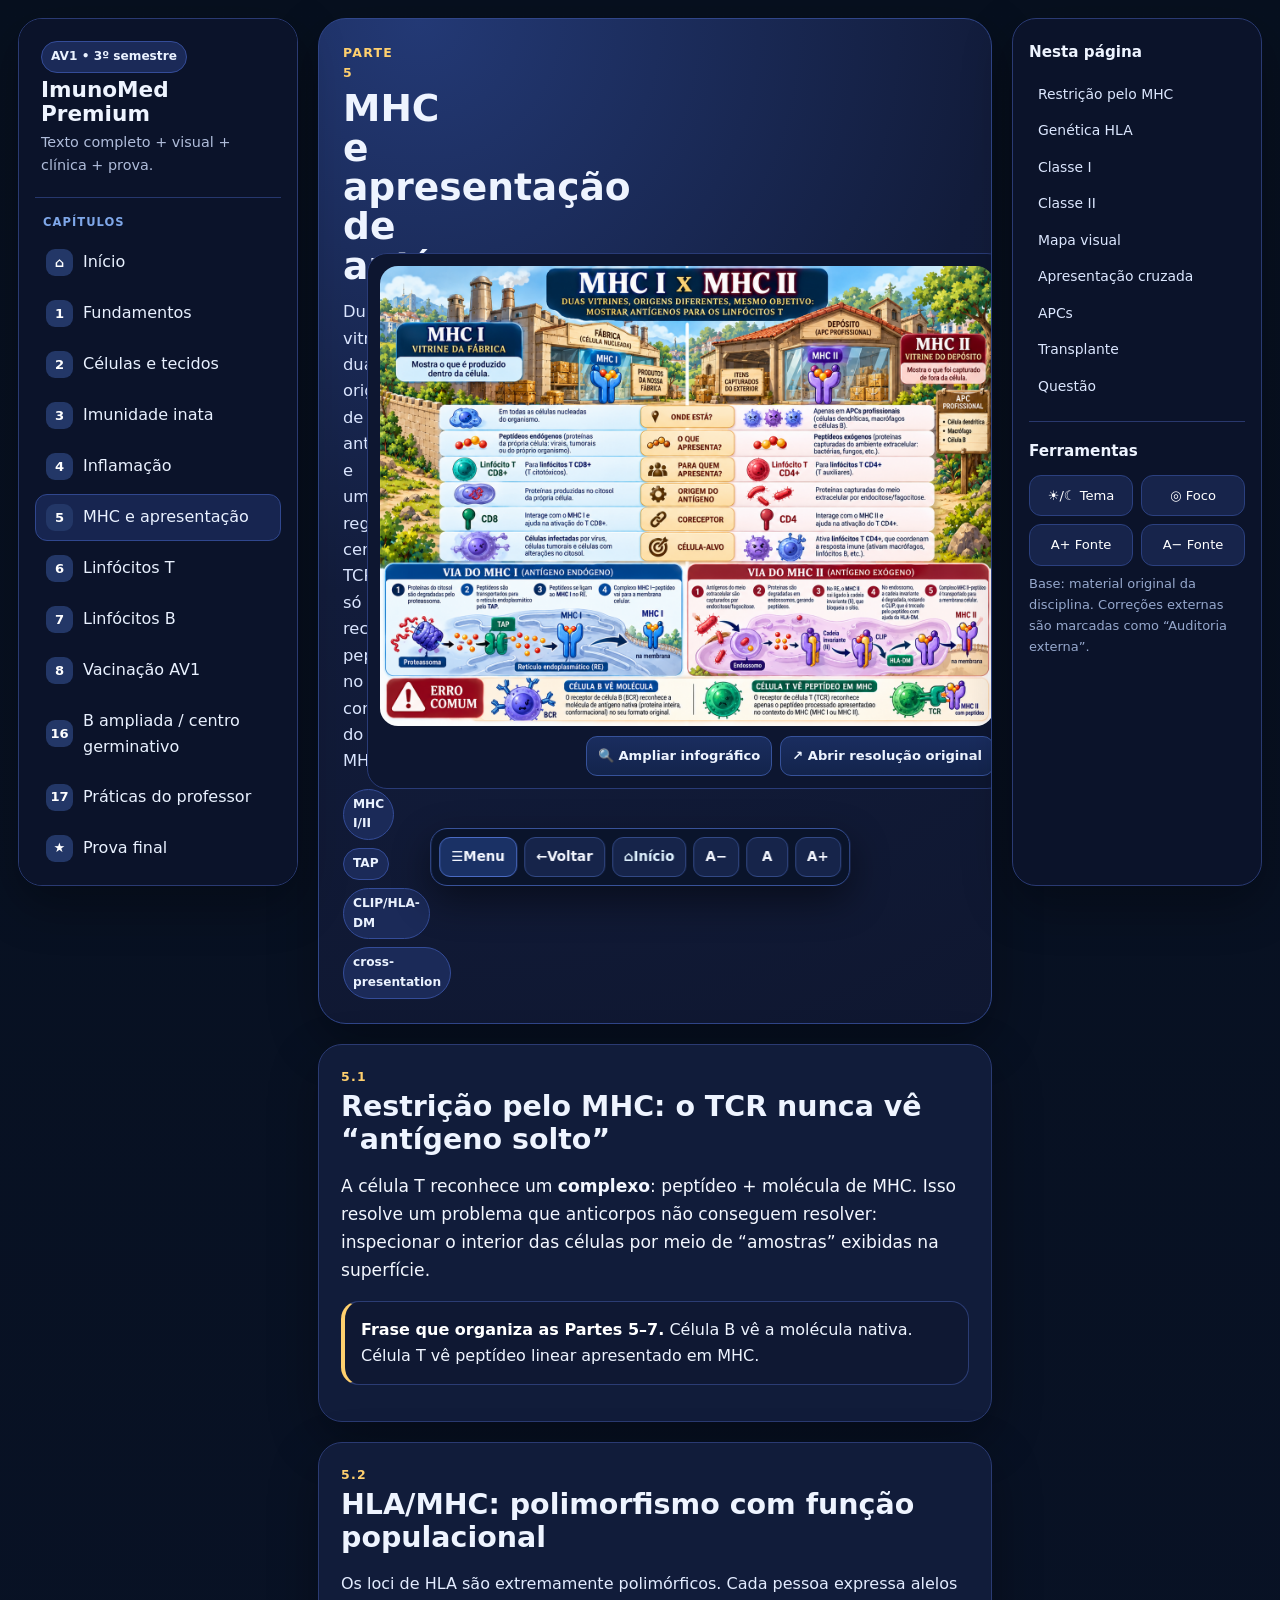
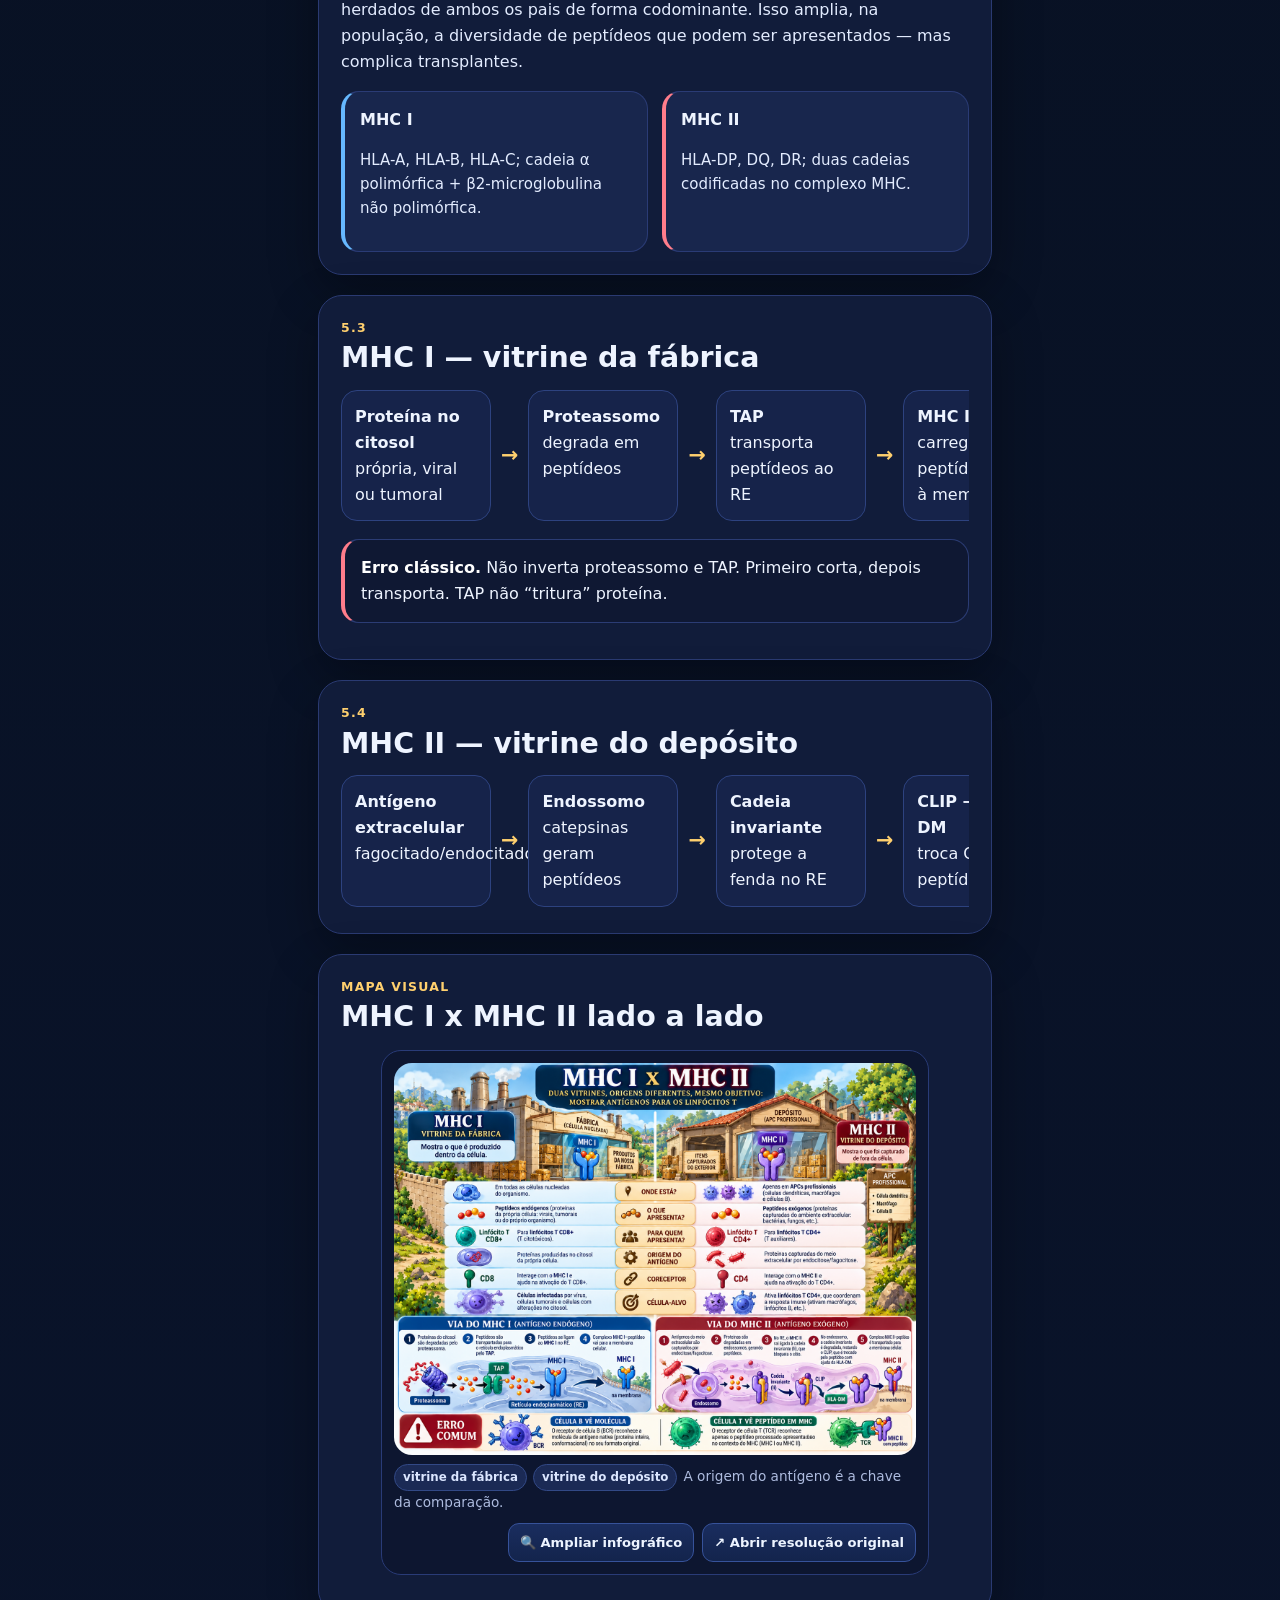
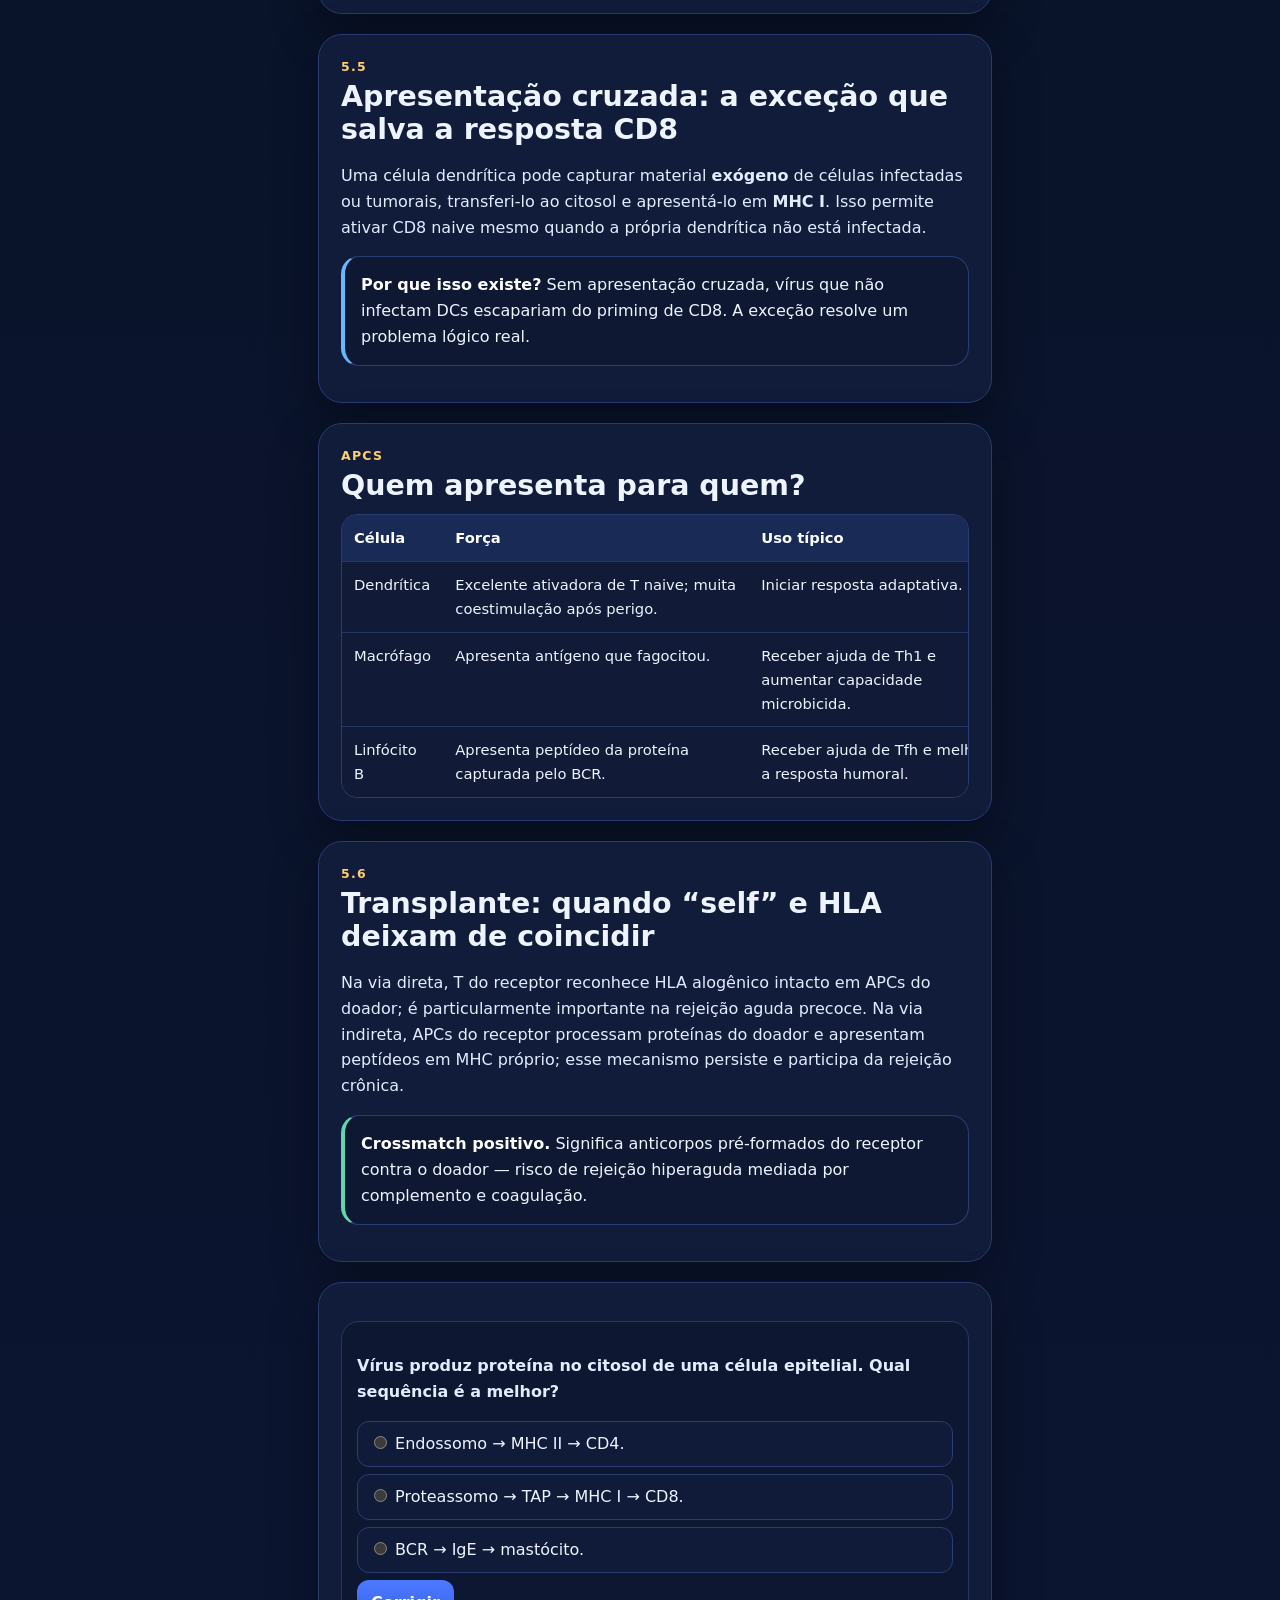
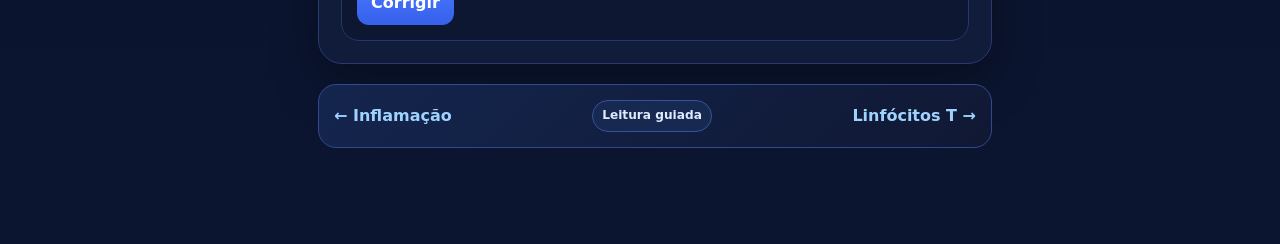
<file: 05-mhc.html>
<!DOCTYPE html>

<html lang="pt-BR"><head><meta charset="utf-8"/><meta content="width=device-width,initial-scale=1" name="viewport"/><title>MHC e apresentação de antígenos — Imunologia Premium</title><link href="styles.css" rel="stylesheet"/><link href="manifest.webmanifest" rel="manifest"/><meta content="#09101f" name="theme-color"/></head>
<body data-chapter="05-mhc"><div class="app">
<aside class="sidebar"><div class="brand"><span class="pill">AV1 • 3º semestre</span><h1>ImunoMed Premium</h1><p>Texto completo + visual + clínica + prova.</p></div>
<div class="nav-section">Capítulos</div><nav class="nav"><a href="index.html"><span class="num">⌂</span><span>Início</span></a><a href="01-fundamentos.html"><span class="num">1</span><span>Fundamentos</span></a><a href="02-celulas.html"><span class="num">2</span><span>Células e tecidos</span></a><a href="03-inata.html"><span class="num">3</span><span>Imunidade inata</span></a><a href="04-inflamacao.html"><span class="num">4</span><span>Inflamação</span></a><a href="05-mhc.html"><span class="num">5</span><span>MHC e apresentação</span></a><a href="06-t.html"><span class="num">6</span><span>Linfócitos T</span></a><a href="07-b.html"><span class="num">7</span><span>Linfócitos B</span></a><a href="08-vacinas.html"><span class="num">8</span><span>Vacinação AV1</span></a><a href="09-b-ampliada.html"><span class="num">16</span><span>B ampliada / centro germinativo</span></a><a href="10-praticas.html"><span class="num">17</span><span>Práticas do professor</span></a><a href="11-prova.html"><span class="num">★</span><span>Prova final</span></a></nav>
<div class="progressbox"><strong>Seu progresso</strong><div class="progressbar"><span data-progress=""></span></div><div class="tiny" data-progress-text="">0 de 11 capítulos • 0%</div><button class="done-btn" id="doneBtn" onclick="toggleDone()">Marcar capítulo como concluído</button></div>
<div class="progressbox"><strong>Buscar capítulo</strong><input aria-label="Buscar" oninput="filterNav(this.value)" placeholder="ex.: CD4, complemento..." style="width:100%;margin-top:8px;padding:9px;border-radius:10px;border:1px solid #30437d;background:#0d1732;color:inherit"/></div>
</aside>
<main class="main"><section class="hero"><div class="hero-grid"><div><div class="eyebrow">Parte 5</div><h2>MHC e apresentação de antígenos</h2><p>Duas vitrines, duas origens de antígeno e uma regra central: TCR só reconhece peptídeo no contexto do MHC.</p><div class="chapter-meta"><span class="pill">MHC I/II</span><span class="pill">TAP</span><span class="pill">CLIP/HLA-DM</span><span class="pill">cross-presentation</span></div></div><div class="figure"><img alt="MHC e apresentação de antígenos" src="assets/04_mhc.png"/></div></div></section>
<section class="section" id="restricao"><div class="eyebrow">5.1</div><h2>Restrição pelo MHC: o TCR nunca vê “antígeno solto”</h2><p class="lead">A célula T reconhece um <strong>complexo</strong>: peptídeo + molécula de MHC. Isso resolve um problema que anticorpos não conseguem resolver: inspecionar o interior das células por meio de “amostras” exibidas na superfície.</p><div class="callout memory"><strong>Frase que organiza as Partes 5–7.</strong> Célula B vê a molécula nativa. Célula T vê peptídeo linear apresentado em MHC.</div></section>
<section class="section" id="genetica"><div class="eyebrow">5.2</div><h2>HLA/MHC: polimorfismo com função populacional</h2><p>Os loci de HLA são extremamente polimórficos. Cada pessoa expressa alelos herdados de ambos os pais de forma codominante. Isso amplia, na população, a diversidade de peptídeos que podem ser apresentados — mas complica transplantes.</p><div class="grid2"><div class="card blue"><h4>MHC I</h4><p>HLA-A, HLA-B, HLA-C; cadeia α polimórfica + β2-microglobulina não polimórfica.</p></div><div class="card red"><h4>MHC II</h4><p>HLA-DP, DQ, DR; duas cadeias codificadas no complexo MHC.</p></div></div></section>
<section class="section" id="classe1"><div class="eyebrow">5.3</div><h2>MHC I — vitrine da fábrica</h2><div class="flow"><div class="node"><b>Proteína no citosol</b><br/>própria, viral ou tumoral</div><div class="arrow">→</div><div class="node"><b>Proteassomo</b><br/>degrada em peptídeos</div><div class="arrow">→</div><div class="node"><b>TAP</b><br/>transporta peptídeos ao RE</div><div class="arrow">→</div><div class="node"><b>MHC I</b><br/>carrega peptídeo e vai à membrana</div><div class="arrow">→</div><div class="node"><b>CD8+</b><br/>inspeciona e pode matar</div></div><div class="callout error"><strong>Erro clássico.</strong> Não inverta proteassomo e TAP. Primeiro corta, depois transporta. TAP não “tritura” proteína.</div></section>
<section class="section" id="classe2"><div class="eyebrow">5.4</div><h2>MHC II — vitrine do depósito</h2><div class="flow"><div class="node"><b>Antígeno extracelular</b><br/>fagocitado/endocitado</div><div class="arrow">→</div><div class="node"><b>Endossomo</b><br/>catepsinas geram peptídeos</div><div class="arrow">→</div><div class="node"><b>Cadeia invariante</b><br/>protege a fenda no RE</div><div class="arrow">→</div><div class="node"><b>CLIP → HLA-DM</b><br/>troca CLIP por peptídeo</div><div class="arrow">→</div><div class="node"><b>CD4+</b><br/>coordena resposta</div></div></section>
<section class="section" id="comparacao"><div class="eyebrow">Mapa visual</div><h2>MHC I x MHC II lado a lado</h2><figure class="figure"><img alt="MHC I versus MHC II" src="assets/04_mhc.png"/><figcaption><span class="captiontag">vitrine da fábrica</span><span class="captiontag">vitrine do depósito</span>A origem do antígeno é a chave da comparação.</figcaption></figure></section>
<section class="section" id="cruzada"><div class="eyebrow">5.5</div><h2>Apresentação cruzada: a exceção que salva a resposta CD8</h2><p>Uma célula dendrítica pode capturar material <strong>exógeno</strong> de células infectadas ou tumorais, transferi-lo ao citosol e apresentá-lo em <strong>MHC I</strong>. Isso permite ativar CD8 naive mesmo quando a própria dendrítica não está infectada.</p><div class="callout mechanism"><strong>Por que isso existe?</strong> Sem apresentação cruzada, vírus que não infectam DCs escapariam do priming de CD8. A exceção resolve um problema lógico real.</div></section>
<section class="section" id="apcs"><div class="eyebrow">APCs</div><h2>Quem apresenta para quem?</h2><div class="tablewrap"><table class="table"><tr><th>Célula</th><th>Força</th><th>Uso típico</th></tr><tr><td>Dendrítica</td><td>Excelente ativadora de T naive; muita coestimulação após perigo.</td><td>Iniciar resposta adaptativa.</td></tr><tr><td>Macrófago</td><td>Apresenta antígeno que fagocitou.</td><td>Receber ajuda de Th1 e aumentar capacidade microbicida.</td></tr><tr><td>Linfócito B</td><td>Apresenta peptídeo da proteína capturada pelo BCR.</td><td>Receber ajuda de Tfh e melhorar a resposta humoral.</td></tr></table></div></section>
<section class="section" id="transplante"><div class="eyebrow">5.6</div><h2>Transplante: quando “self” e HLA deixam de coincidir</h2><p>Na via direta, T do receptor reconhece HLA alogênico intacto em APCs do doador; é particularmente importante na rejeição aguda precoce. Na via indireta, APCs do receptor processam proteínas do doador e apresentam peptídeos em MHC próprio; esse mecanismo persiste e participa da rejeição crônica.</p><div class="callout clinic"><strong>Crossmatch positivo.</strong> Significa anticorpos pré-formados do receptor contra o doador — risco de rejeição hiperaguda mediada por complemento e coagulação.</div></section>
<section class="section" id="quiz"><div class="quiz" data-explain="Proteínas citosólicas são degradadas pelo proteassomo; os peptídeos passam pelo TAP ao retículo e carregam MHC I, que é reconhecido por CD8." data-explain-a="Endossomo/MHC II é a rota clássica de antígeno exógeno para CD4." data-explain-b="Correto: proteassomo corta; TAP transporta peptídeos ao RE; MHC I apresenta a CD8." data-explain-c="BCR/IgE/mastócito não é rota de processamento de antígeno citosólico." id="qmhc"><p><strong>Vírus produz proteína no citosol de uma célula epitelial. Qual sequência é a melhor?</strong></p><label><input name="qmhc" type="radio" value="a"/> Endossomo → MHC II → CD4.</label><label><input name="qmhc" type="radio" value="b"/> Proteassomo → TAP → MHC I → CD8.</label><label><input name="qmhc" type="radio" value="c"/> BCR → IgE → mastócito.</label><button class="btn" onclick="answerQuiz('qmhc','b')">Corrigir</button><div class="feedback"></div></div></section>
<div class="chapter-end"><div><a href="04-inflamacao.html">← Inflamação</a></div><div><span class="premium-badge">Leitura guiada</span></div><div><a href="06-t.html">Linfócitos T →</a></div></div></main>
<aside class="rightbar"><h3>Nesta página</h3><a href="#restricao">Restrição pelo MHC</a><a href="#genetica">Genética HLA</a><a href="#classe1">Classe I</a><a href="#classe2">Classe II</a><a href="#comparacao">Mapa visual</a><a href="#cruzada">Apresentação cruzada</a><a href="#apcs">APCs</a><a href="#transplante">Transplante</a><a href="#quiz">Questão</a><div class="tools"><h3>Ferramentas</h3><div class="toolrow"><button class="toolbtn" onclick="toggleTheme()">☀︎/☾ Tema</button><button class="toolbtn" onclick="toggleFocus()">◎ Foco</button><button class="toolbtn" onclick="changeFont(1)">A+ Fonte</button><button class="toolbtn" onclick="changeFont(-1)">A− Fonte</button></div><div class="source-note">Base: material original da disciplina. Correções externas são marcadas como “Auditoria externa”.</div></div></aside>
</div><script src="app.js"></script><script>document.querySelectorAll('.nav a').forEach(a=>{if(a.getAttribute('href')==='05-mhc.html'||('05-mhc'==='index'&&a.getAttribute('href')==='index.html'))a.classList.add('active')});</script></body></html>
</file>
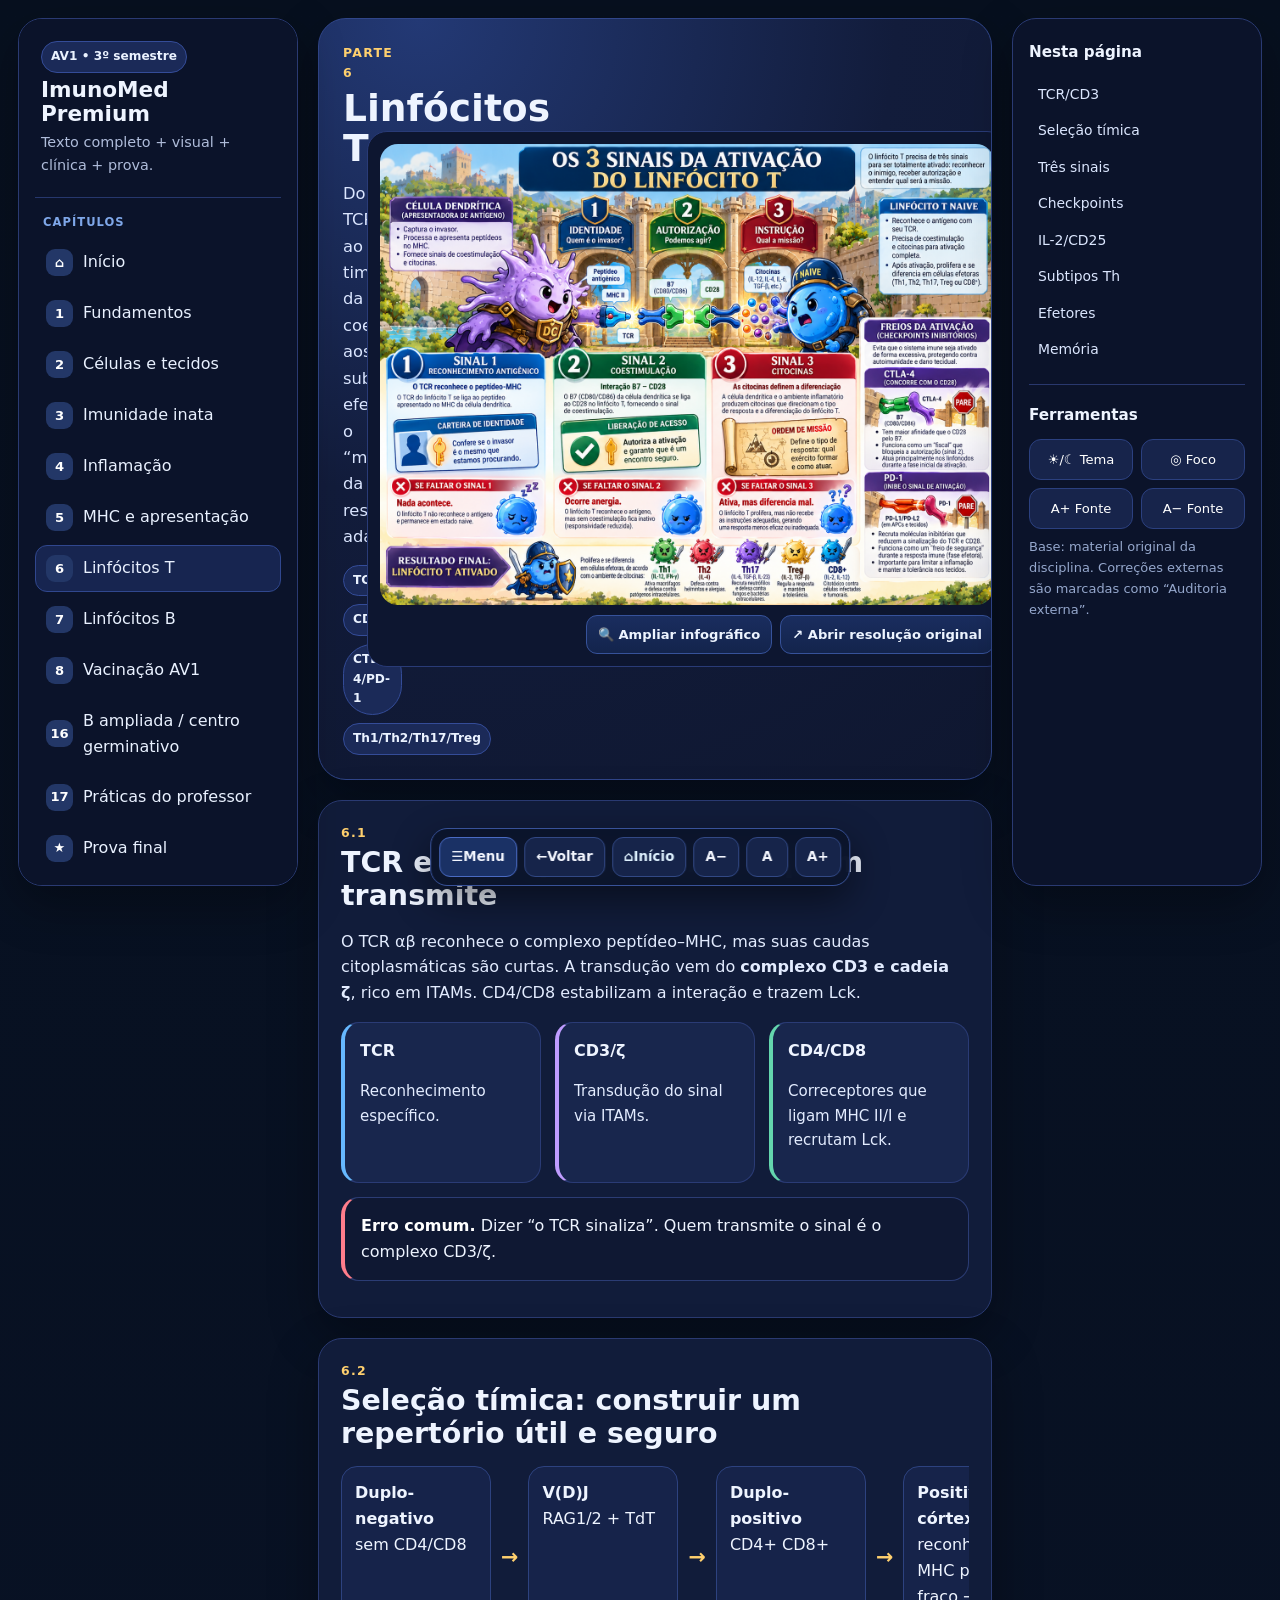
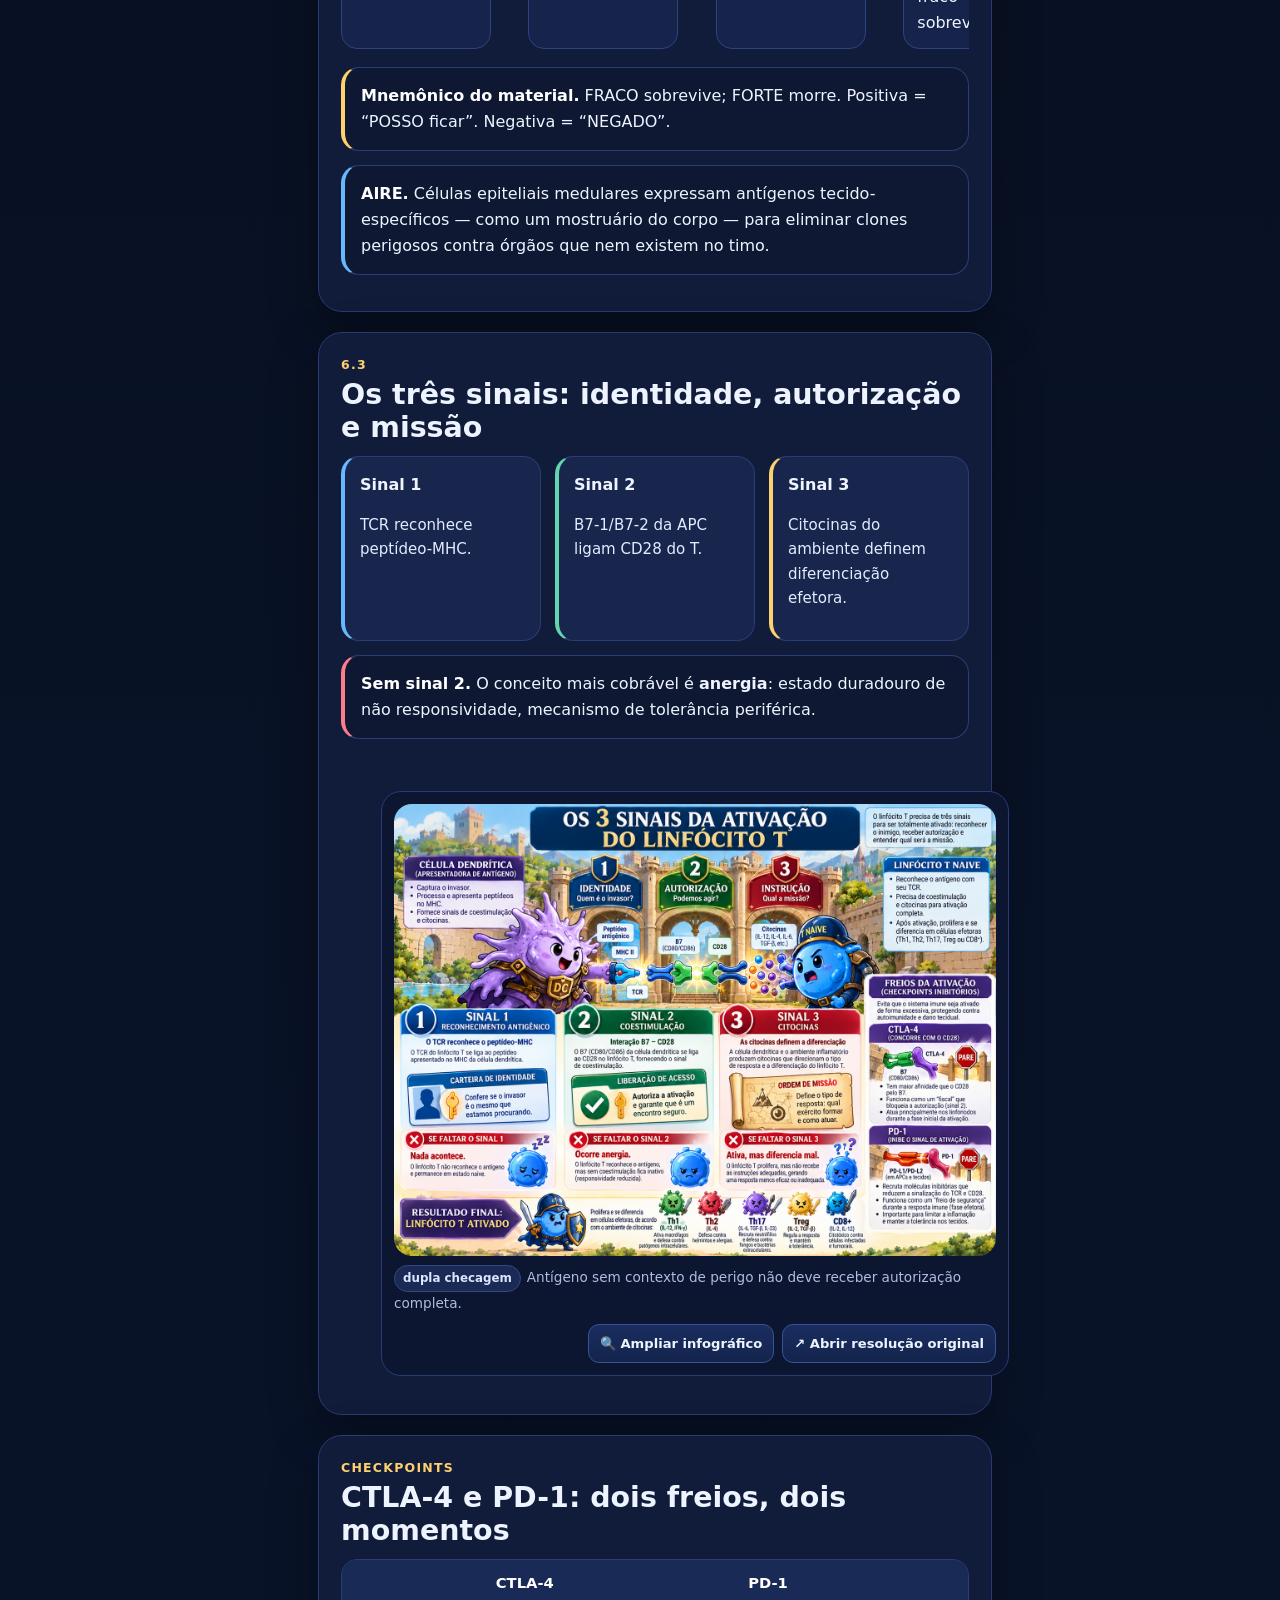
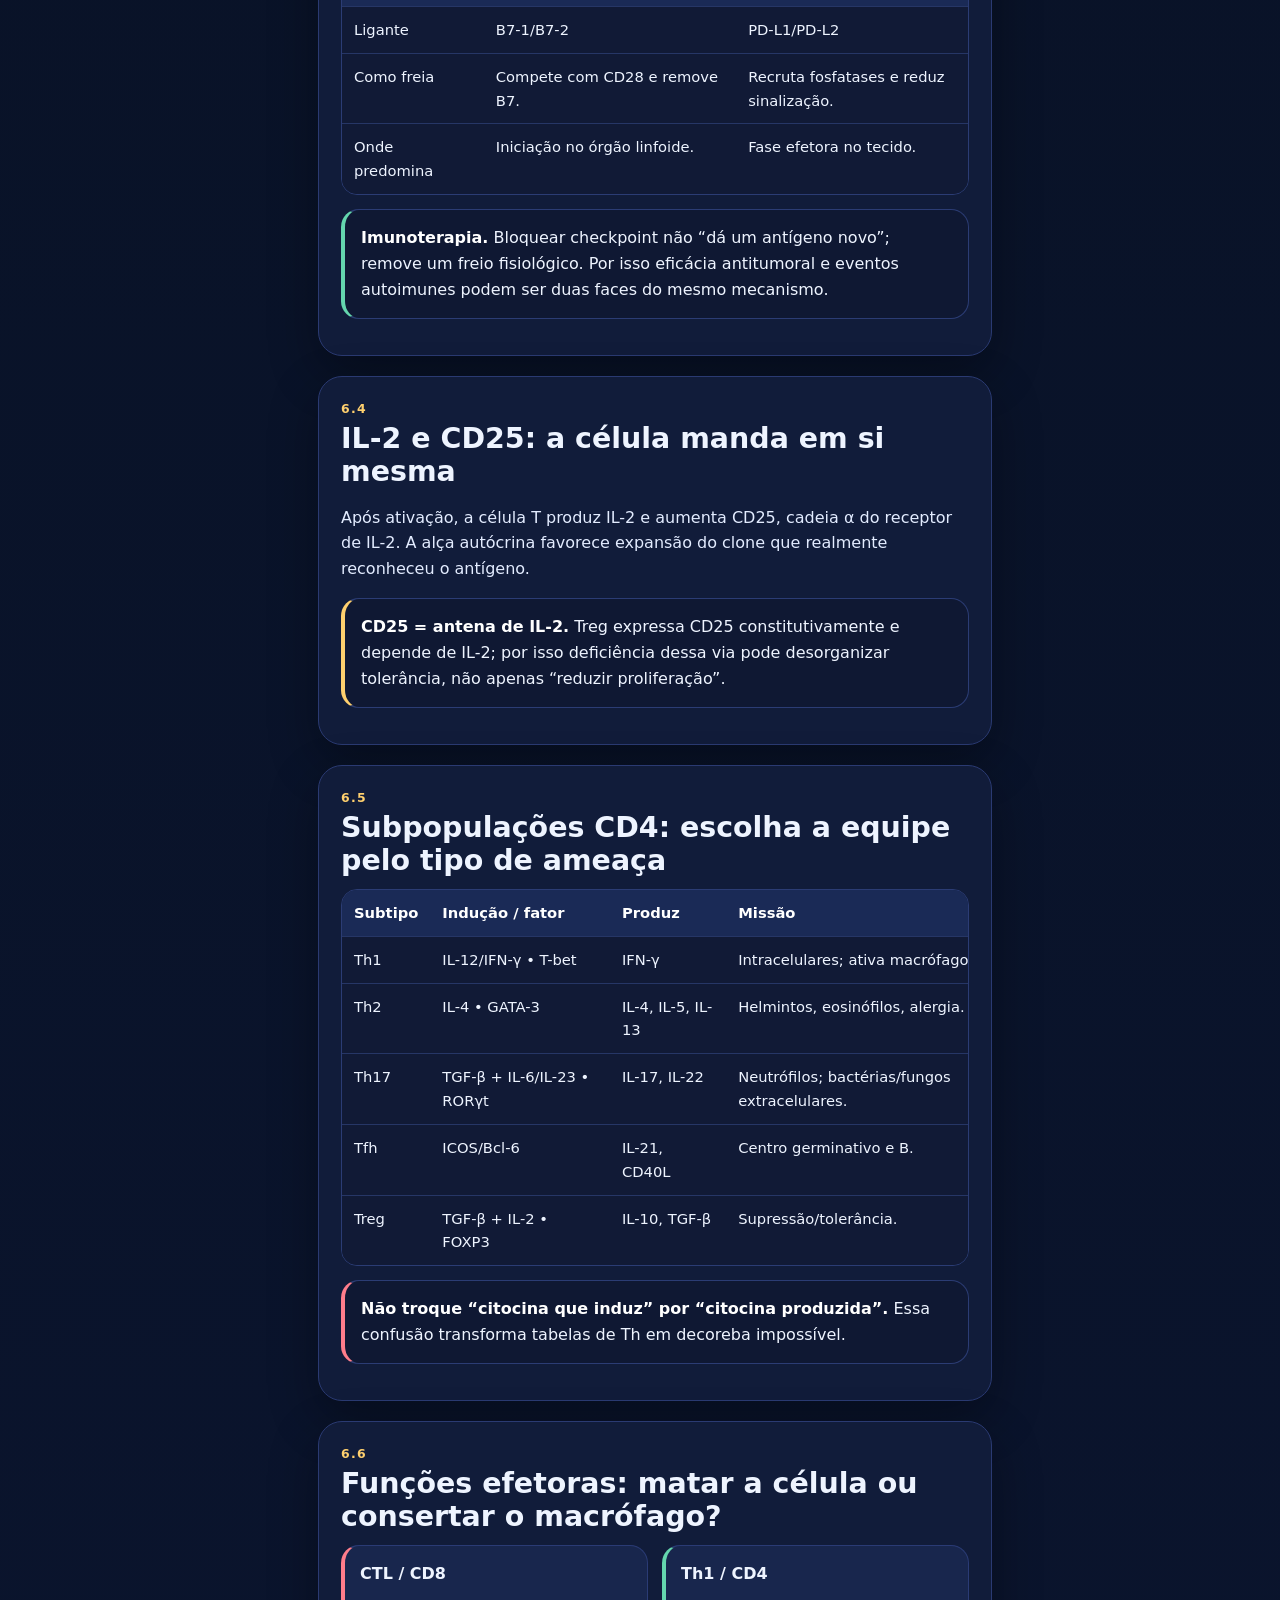
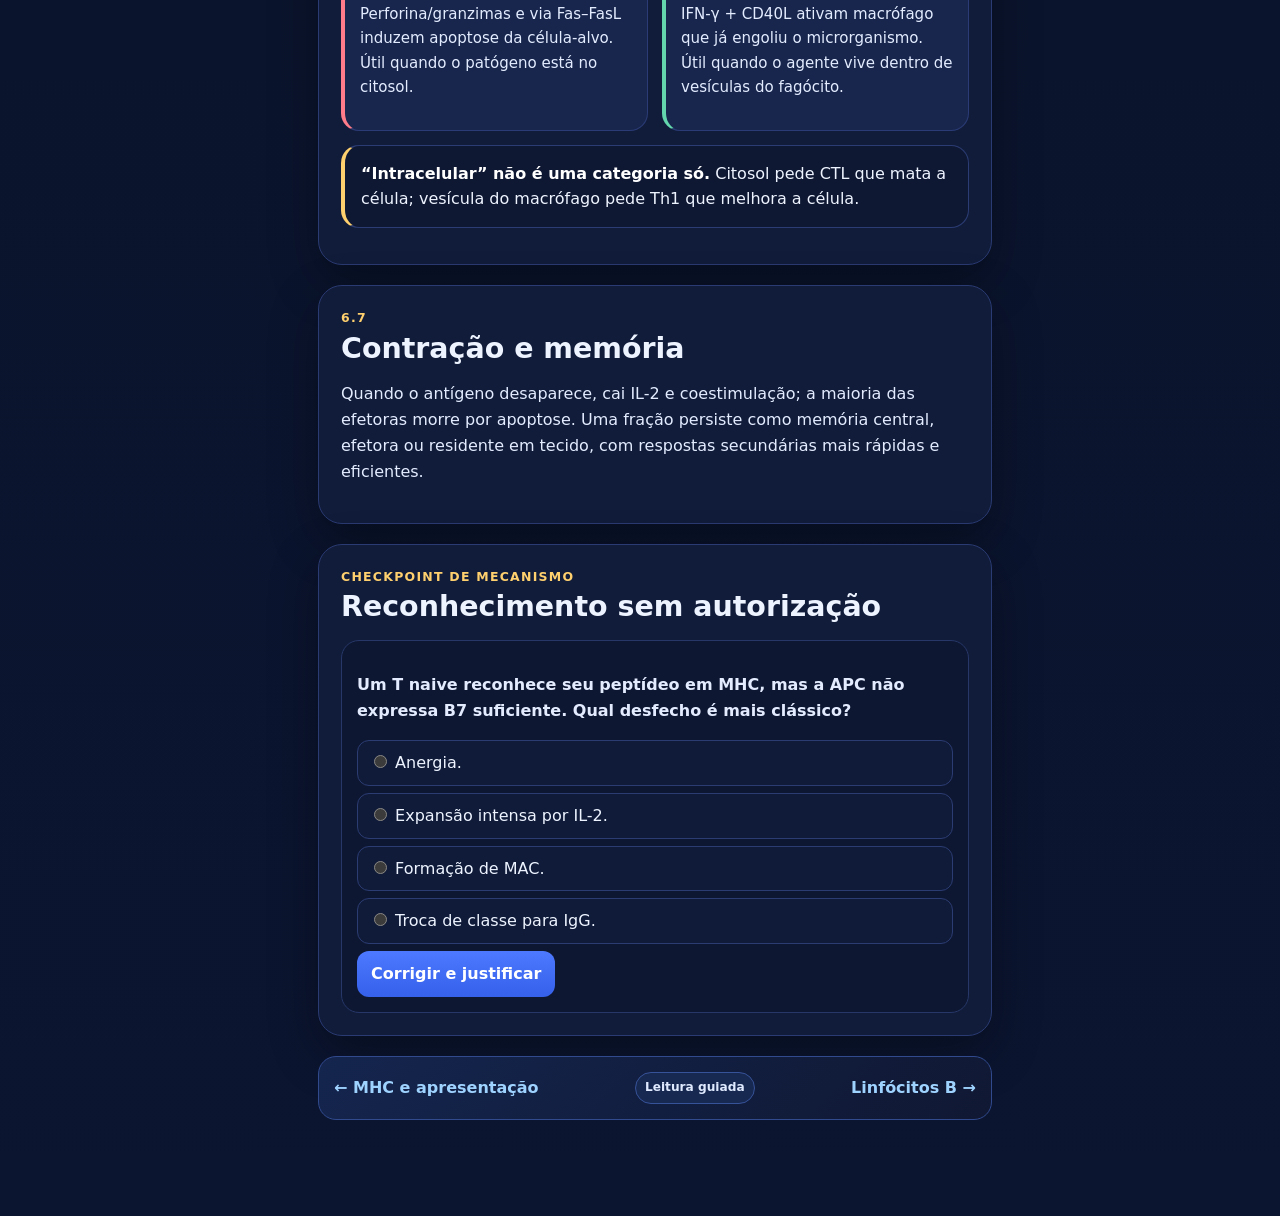
<file: 06-t.html>
<!DOCTYPE html>

<html lang="pt-BR"><head><meta charset="utf-8"/><meta content="width=device-width,initial-scale=1" name="viewport"/><title>Linfócitos T — Imunologia Premium</title><link href="styles.css" rel="stylesheet"/><link href="manifest.webmanifest" rel="manifest"/><meta content="#09101f" name="theme-color"/></head>
<body data-chapter="06-t"><div class="app">
<aside class="sidebar"><div class="brand"><span class="pill">AV1 • 3º semestre</span><h1>ImunoMed Premium</h1><p>Texto completo + visual + clínica + prova.</p></div>
<div class="nav-section">Capítulos</div><nav class="nav"><a href="index.html"><span class="num">⌂</span><span>Início</span></a><a href="01-fundamentos.html"><span class="num">1</span><span>Fundamentos</span></a><a href="02-celulas.html"><span class="num">2</span><span>Células e tecidos</span></a><a href="03-inata.html"><span class="num">3</span><span>Imunidade inata</span></a><a href="04-inflamacao.html"><span class="num">4</span><span>Inflamação</span></a><a href="05-mhc.html"><span class="num">5</span><span>MHC e apresentação</span></a><a href="06-t.html"><span class="num">6</span><span>Linfócitos T</span></a><a href="07-b.html"><span class="num">7</span><span>Linfócitos B</span></a><a href="08-vacinas.html"><span class="num">8</span><span>Vacinação AV1</span></a><a href="09-b-ampliada.html"><span class="num">16</span><span>B ampliada / centro germinativo</span></a><a href="10-praticas.html"><span class="num">17</span><span>Práticas do professor</span></a><a href="11-prova.html"><span class="num">★</span><span>Prova final</span></a></nav>
<div class="progressbox"><strong>Seu progresso</strong><div class="progressbar"><span data-progress=""></span></div><div class="tiny" data-progress-text="">0 de 11 capítulos • 0%</div><button class="done-btn" id="doneBtn" onclick="toggleDone()">Marcar capítulo como concluído</button></div>
<div class="progressbox"><strong>Buscar capítulo</strong><input aria-label="Buscar" oninput="filterNav(this.value)" placeholder="ex.: CD4, complemento..." style="width:100%;margin-top:8px;padding:9px;border-radius:10px;border:1px solid #30437d;background:#0d1732;color:inherit"/></div>
</aside>
<main class="main"><section class="hero"><div class="hero-grid"><div><div class="eyebrow">Parte 6</div><h2>Linfócitos T</h2><p>Do TCR ao timo, da coestimulação aos subtipos efetores: o “maestro” da resposta adaptativa.</p><div class="chapter-meta"><span class="pill">TCR/CD3</span><span class="pill">CD4/CD8</span><span class="pill">CTLA-4/PD-1</span><span class="pill">Th1/Th2/Th17/Treg</span></div></div><div class="figure"><img alt="Linfócitos T" src="assets/05_ativacao_t.png"/></div></div></section>
<section class="section" id="tcr"><div class="eyebrow">6.1</div><h2>TCR e CD3: quem vê não é quem transmite</h2><p>O TCR αβ reconhece o complexo peptídeo–MHC, mas suas caudas citoplasmáticas são curtas. A transdução vem do <strong>complexo CD3 e cadeia ζ</strong>, rico em ITAMs. CD4/CD8 estabilizam a interação e trazem Lck.</p><div class="grid3"><div class="card blue"><h4>TCR</h4><p>Reconhecimento específico.</p></div><div class="card violet"><h4>CD3/ζ</h4><p>Transdução do sinal via ITAMs.</p></div><div class="card green"><h4>CD4/CD8</h4><p>Correceptores que ligam MHC II/I e recrutam Lck.</p></div></div><div class="callout error"><strong>Erro comum.</strong> Dizer “o TCR sinaliza”. Quem transmite o sinal é o complexo CD3/ζ.</div></section>
<section class="section" id="timo"><div class="eyebrow">6.2</div><h2>Seleção tímica: construir um repertório útil e seguro</h2><div class="flow"><div class="node"><b>Duplo-negativo</b><br/>sem CD4/CD8</div><div class="arrow">→</div><div class="node"><b>V(D)J</b><br/>RAG1/2 + TdT</div><div class="arrow">→</div><div class="node"><b>Duplo-positivo</b><br/>CD4+ CD8+</div><div class="arrow">→</div><div class="node"><b>Positiva no córtex</b><br/>reconhece MHC próprio fraco → sobrevive</div><div class="arrow">→</div><div class="node"><b>Negativa na medula</b><br/>reage forte ao próprio → morre/Treg</div></div><div class="callout memory"><strong>Mnemônico do material.</strong> FRACO sobrevive; FORTE morre. Positiva = “POSSO ficar”. Negativa = “NEGADO”.</div><div class="callout mechanism"><strong>AIRE.</strong> Células epiteliais medulares expressam antígenos tecido-específicos — como um mostruário do corpo — para eliminar clones perigosos contra órgãos que nem existem no timo.</div></section>
<section class="section" id="sinais"><div class="eyebrow">6.3</div><h2>Os três sinais: identidade, autorização e missão</h2><div class="split"><div><div class="grid3"><div class="card blue"><h4>Sinal 1</h4><p>TCR reconhece peptídeo-MHC.</p></div><div class="card green"><h4>Sinal 2</h4><p>B7-1/B7-2 da APC ligam CD28 do T.</p></div><div class="card gold"><h4>Sinal 3</h4><p>Citocinas do ambiente definem diferenciação efetora.</p></div></div><div class="callout error"><strong>Sem sinal 2.</strong> O conceito mais cobrável é <strong>anergia</strong>: estado duradouro de não responsividade, mecanismo de tolerância periférica.</div></div><figure class="figure"><img alt="Três sinais" src="assets/05_ativacao_t.png"/><figcaption><span class="captiontag">dupla checagem</span>Antígeno sem contexto de perigo não deve receber autorização completa.</figcaption></figure></div></section>
<section class="section" id="freios"><div class="eyebrow">Checkpoints</div><h2>CTLA-4 e PD-1: dois freios, dois momentos</h2><div class="tablewrap"><table class="table"><tr><th></th><th>CTLA-4</th><th>PD-1</th></tr><tr><td>Ligante</td><td>B7-1/B7-2</td><td>PD-L1/PD-L2</td></tr><tr><td>Como freia</td><td>Compete com CD28 e remove B7.</td><td>Recruta fosfatases e reduz sinalização.</td></tr><tr><td>Onde predomina</td><td>Iniciação no órgão linfoide.</td><td>Fase efetora no tecido.</td></tr></table></div><div class="callout clinic"><strong>Imunoterapia.</strong> Bloquear checkpoint não “dá um antígeno novo”; remove um freio fisiológico. Por isso eficácia antitumoral e eventos autoimunes podem ser duas faces do mesmo mecanismo.</div></section>
<section class="section" id="il2"><div class="eyebrow">6.4</div><h2>IL-2 e CD25: a célula manda em si mesma</h2><p>Após ativação, a célula T produz IL-2 e aumenta CD25, cadeia α do receptor de IL-2. A alça autócrina favorece expansão do clone que realmente reconheceu o antígeno.</p><div class="callout memory"><strong>CD25 = antena de IL-2.</strong> Treg expressa CD25 constitutivamente e depende de IL-2; por isso deficiência dessa via pode desorganizar tolerância, não apenas “reduzir proliferação”.</div></section>
<section class="section" id="th"><div class="eyebrow">6.5</div><h2>Subpopulações CD4: escolha a equipe pelo tipo de ameaça</h2><div class="tablewrap"><table class="table"><tr><th>Subtipo</th><th>Indução / fator</th><th>Produz</th><th>Missão</th></tr><tr><td>Th1</td><td>IL-12/IFN-γ • T-bet</td><td>IFN-γ</td><td>Intracelulares; ativa macrófago.</td></tr><tr><td>Th2</td><td>IL-4 • GATA-3</td><td>IL-4, IL-5, IL-13</td><td>Helmintos, eosinófilos, alergia.</td></tr><tr><td>Th17</td><td>TGF-β + IL-6/IL-23 • RORγt</td><td>IL-17, IL-22</td><td>Neutrófilos; bactérias/fungos extracelulares.</td></tr><tr><td>Tfh</td><td>ICOS/Bcl-6</td><td>IL-21, CD40L</td><td>Centro germinativo e B.</td></tr><tr><td>Treg</td><td>TGF-β + IL-2 • FOXP3</td><td>IL-10, TGF-β</td><td>Supressão/tolerância.</td></tr></table></div><div class="callout error"><strong>Não troque “citocina que induz” por “citocina produzida”.</strong> Essa confusão transforma tabelas de Th em decoreba impossível.</div></section>
<section class="section" id="efetoras"><div class="eyebrow">6.6</div><h2>Funções efetoras: matar a célula ou consertar o macrófago?</h2><div class="grid2"><div class="card red"><h4>CTL / CD8</h4><p>Perforina/granzimas e via Fas–FasL induzem apoptose da célula-alvo. Útil quando o patógeno está no citosol.</p></div><div class="card green"><h4>Th1 / CD4</h4><p>IFN-γ + CD40L ativam macrófago que já engoliu o microrganismo. Útil quando o agente vive dentro de vesículas do fagócito.</p></div></div><div class="callout memory"><strong>“Intracelular” não é uma categoria só.</strong> Citosol pede CTL que mata a célula; vesícula do macrófago pede Th1 que melhora a célula.</div></section>
<section class="section" id="memoria"><div class="eyebrow">6.7</div><h2>Contração e memória</h2><p>Quando o antígeno desaparece, cai IL-2 e coestimulação; a maioria das efetoras morre por apoptose. Uma fração persiste como memória central, efetora ou residente em tecido, com respostas secundárias mais rápidas e eficientes.</p></section>
<section class="section" id="checkpoint-t"><div class="eyebrow">Checkpoint de mecanismo</div><h2>Reconhecimento sem autorização</h2><div class="quiz" data-explain="A coestimulação B7–CD28 é a checagem de contexto de perigo. Sinal 1 isolado favorece tolerância periférica por anergia." data-explain-a="Correto: anergia é não responsividade funcional duradoura." data-explain-b="IL-2/CD25 aparece após ativação adequada; não é o destino clássico de sinal 1 isolado." data-explain-c="MAC pertence ao complemento." data-explain-d="Troca de classe acontece em linfócitos B com ajuda Tfh." id="qt"><p><strong>Um T naive reconhece seu peptídeo em MHC, mas a APC não expressa B7 suficiente. Qual desfecho é mais clássico?</strong></p><label><input name="qt" type="radio" value="a"/> Anergia.</label><label><input name="qt" type="radio" value="b"/> Expansão intensa por IL-2.</label><label><input name="qt" type="radio" value="c"/> Formação de MAC.</label><label><input name="qt" type="radio" value="d"/> Troca de classe para IgG.</label><button class="btn" onclick="answerQuiz('qt','a')">Corrigir e justificar</button><div class="feedback"></div></div></section><div class="chapter-end"><div><a href="05-mhc.html">← MHC e apresentação</a></div><div><span class="premium-badge">Leitura guiada</span></div><div><a href="07-b.html">Linfócitos B →</a></div></div></main>
<aside class="rightbar"><h3>Nesta página</h3><a href="#tcr">TCR/CD3</a><a href="#timo">Seleção tímica</a><a href="#sinais">Três sinais</a><a href="#freios">Checkpoints</a><a href="#il2">IL-2/CD25</a><a href="#th">Subtipos Th</a><a href="#efetoras">Efetores</a><a href="#memoria">Memória</a><div class="tools"><h3>Ferramentas</h3><div class="toolrow"><button class="toolbtn" onclick="toggleTheme()">☀︎/☾ Tema</button><button class="toolbtn" onclick="toggleFocus()">◎ Foco</button><button class="toolbtn" onclick="changeFont(1)">A+ Fonte</button><button class="toolbtn" onclick="changeFont(-1)">A− Fonte</button></div><div class="source-note">Base: material original da disciplina. Correções externas são marcadas como “Auditoria externa”.</div></div></aside>
</div><script src="app.js"></script><script>document.querySelectorAll('.nav a').forEach(a=>{if(a.getAttribute('href')==='06-t.html'||('06-t'==='index'&&a.getAttribute('href')==='index.html'))a.classList.add('active')});</script></body></html>
</file>
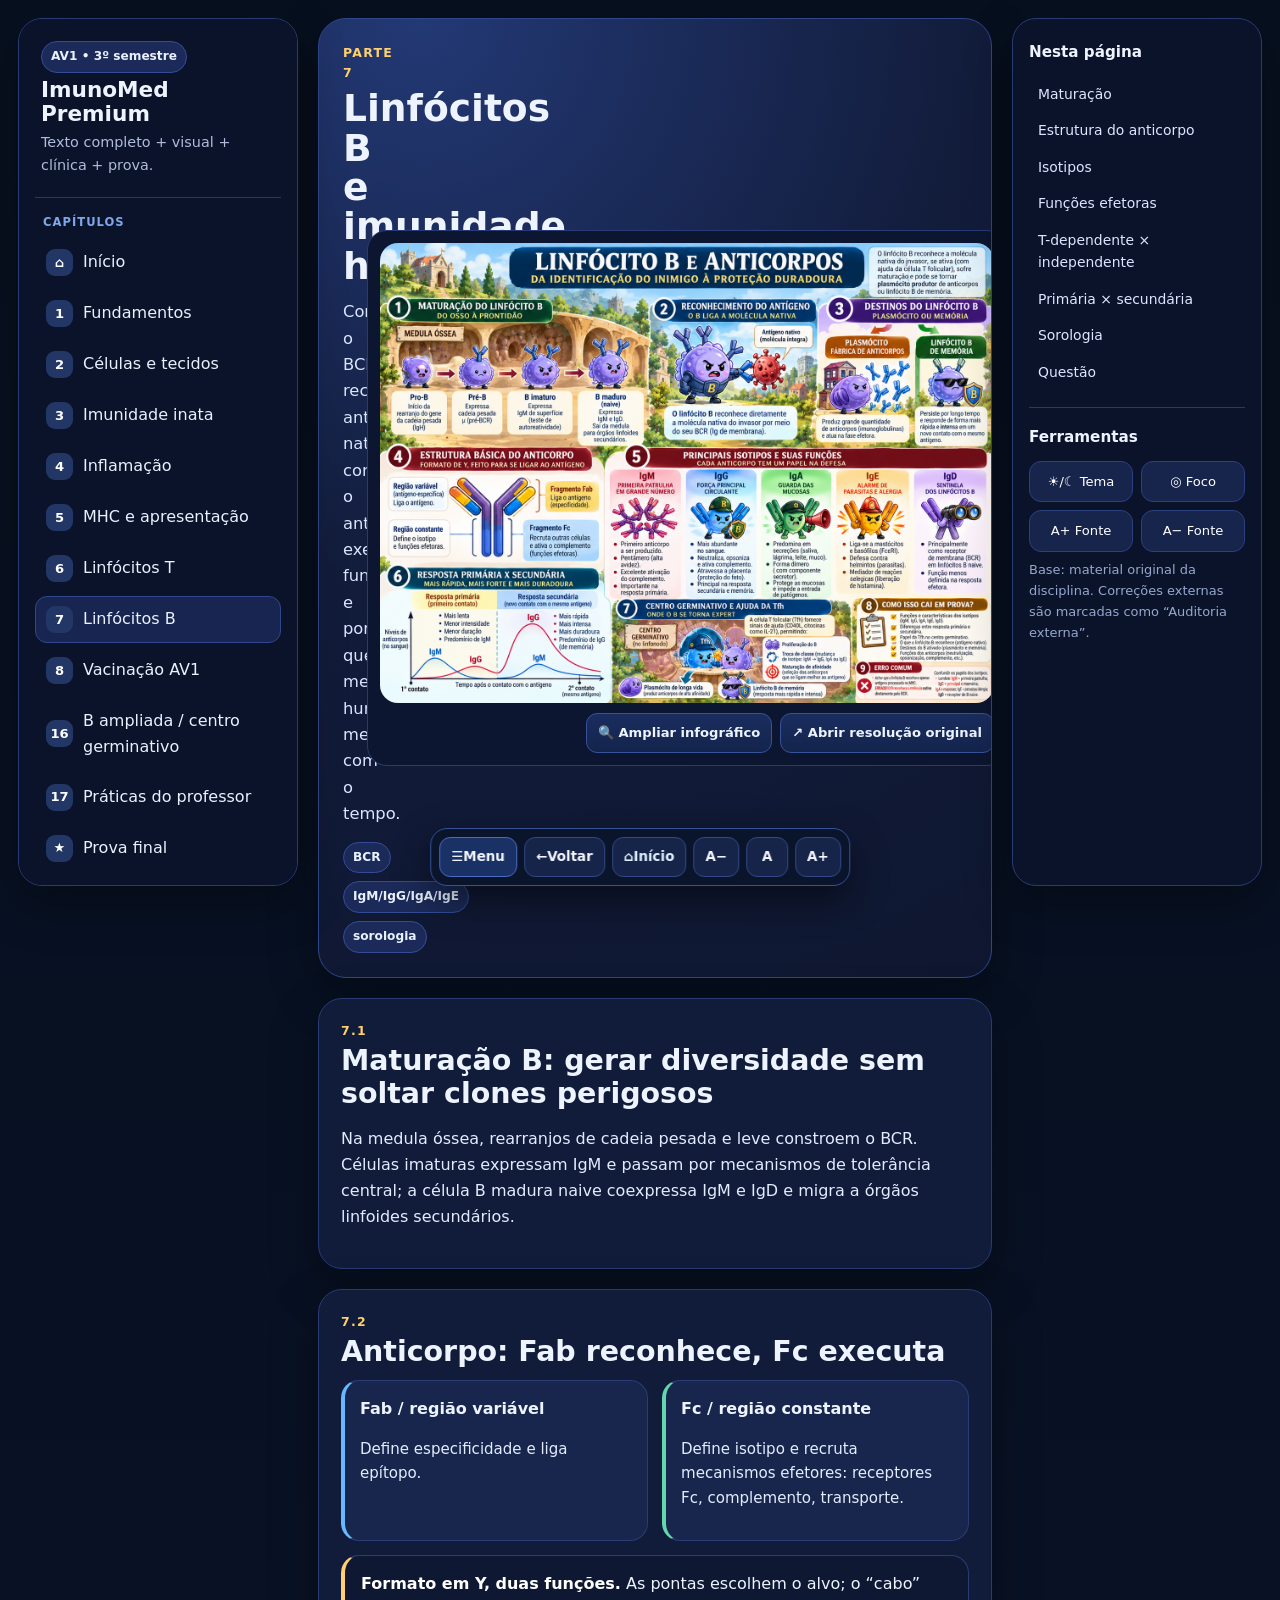
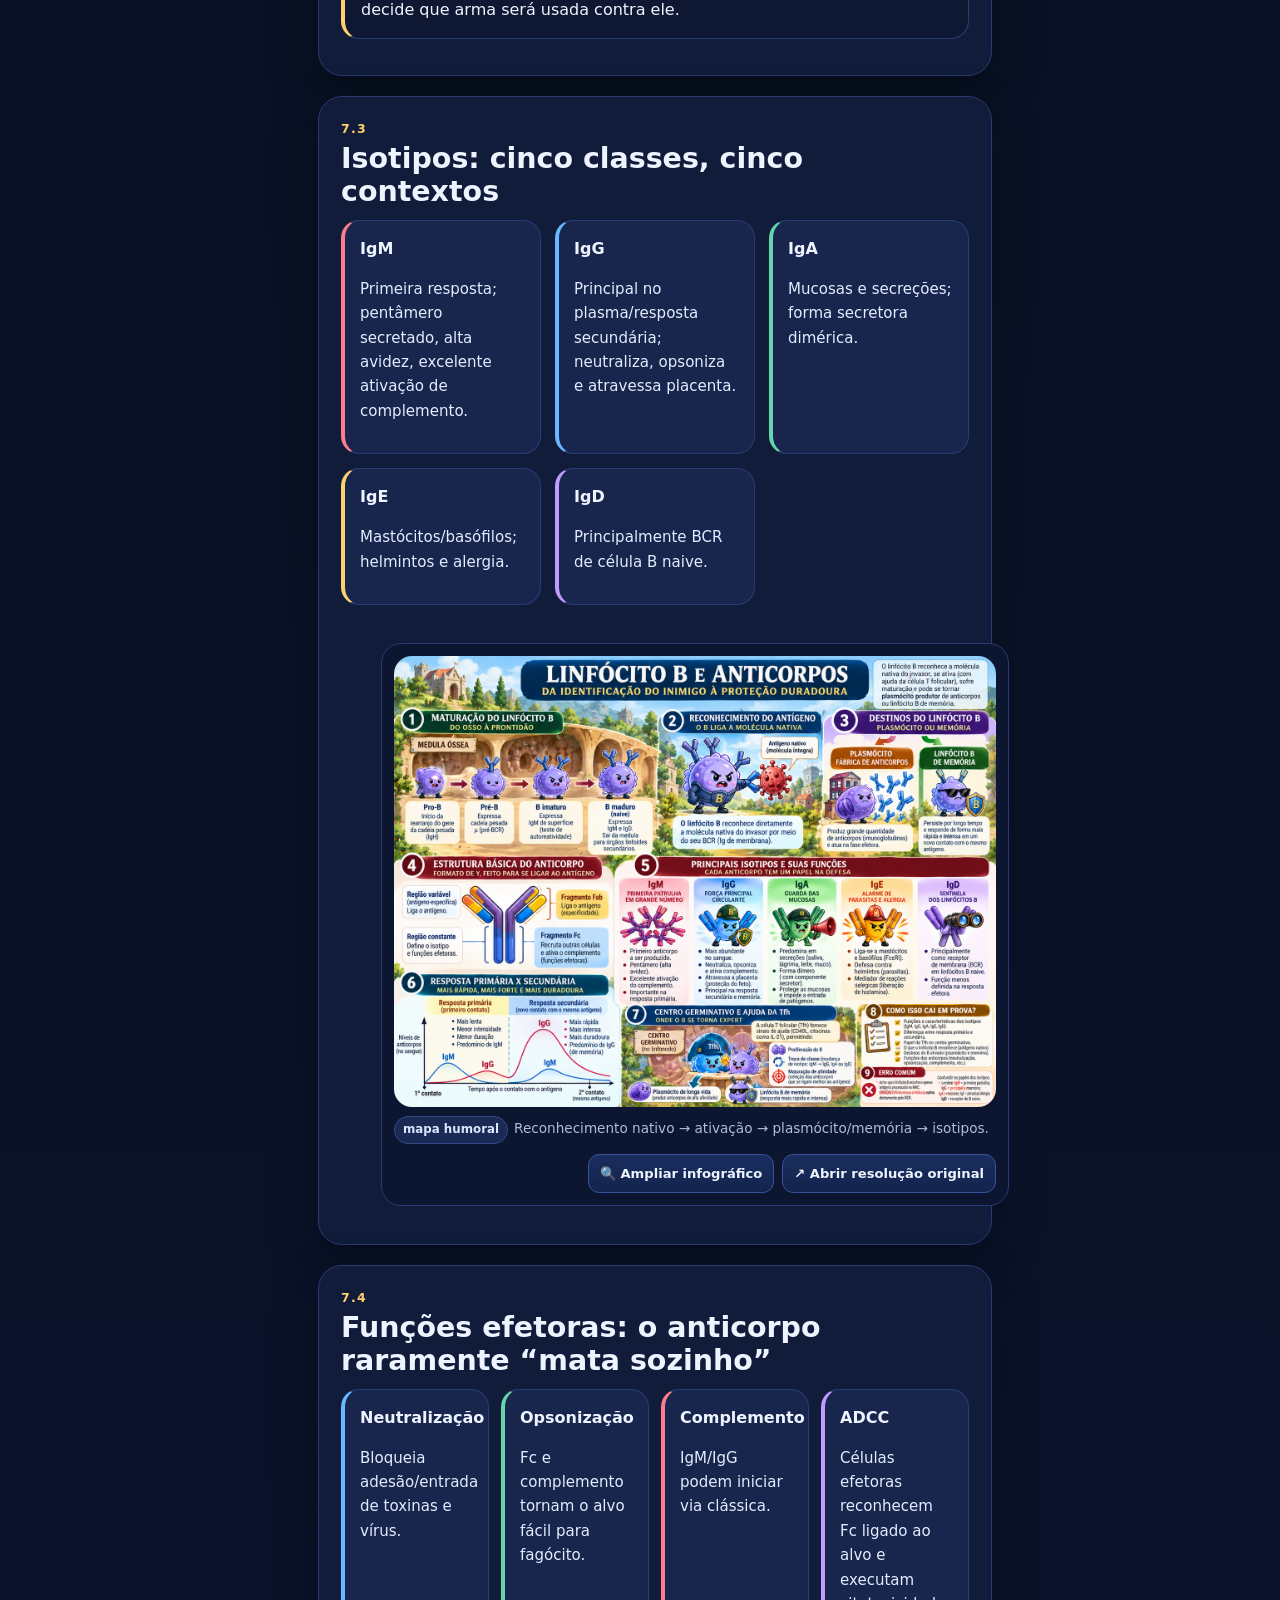
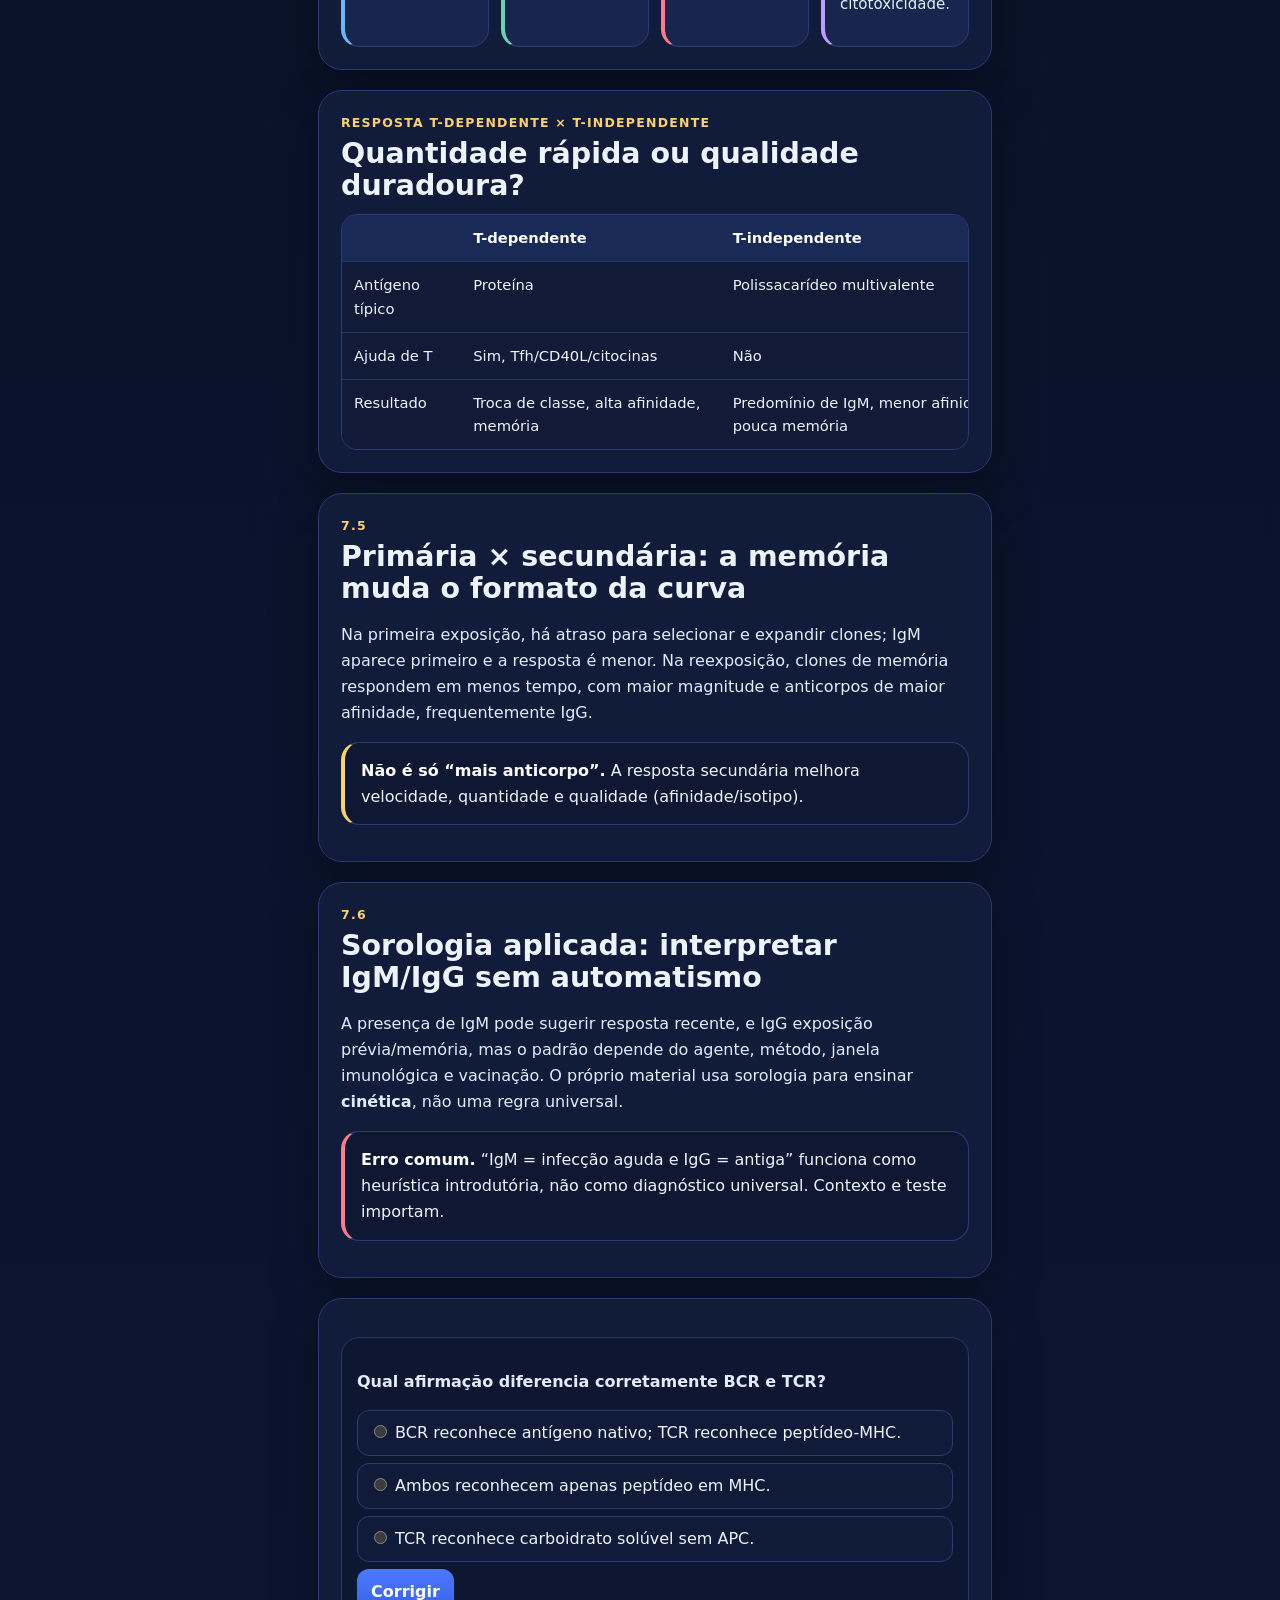
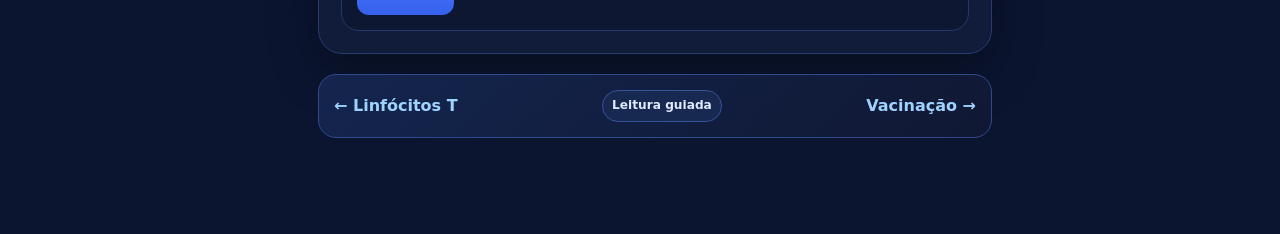
<file: 07-b.html>
<!DOCTYPE html>

<html lang="pt-BR"><head><meta charset="utf-8"/><meta content="width=device-width,initial-scale=1" name="viewport"/><title>Linfócitos B e imunidade humoral — Imunologia Premium</title><link href="styles.css" rel="stylesheet"/><link href="manifest.webmanifest" rel="manifest"/><meta content="#09101f" name="theme-color"/></head>
<body data-chapter="07-b"><div class="app">
<aside class="sidebar"><div class="brand"><span class="pill">AV1 • 3º semestre</span><h1>ImunoMed Premium</h1><p>Texto completo + visual + clínica + prova.</p></div>
<div class="nav-section">Capítulos</div><nav class="nav"><a href="index.html"><span class="num">⌂</span><span>Início</span></a><a href="01-fundamentos.html"><span class="num">1</span><span>Fundamentos</span></a><a href="02-celulas.html"><span class="num">2</span><span>Células e tecidos</span></a><a href="03-inata.html"><span class="num">3</span><span>Imunidade inata</span></a><a href="04-inflamacao.html"><span class="num">4</span><span>Inflamação</span></a><a href="05-mhc.html"><span class="num">5</span><span>MHC e apresentação</span></a><a href="06-t.html"><span class="num">6</span><span>Linfócitos T</span></a><a href="07-b.html"><span class="num">7</span><span>Linfócitos B</span></a><a href="08-vacinas.html"><span class="num">8</span><span>Vacinação AV1</span></a><a href="09-b-ampliada.html"><span class="num">16</span><span>B ampliada / centro germinativo</span></a><a href="10-praticas.html"><span class="num">17</span><span>Práticas do professor</span></a><a href="11-prova.html"><span class="num">★</span><span>Prova final</span></a></nav>
<div class="progressbox"><strong>Seu progresso</strong><div class="progressbar"><span data-progress=""></span></div><div class="tiny" data-progress-text="">0 de 11 capítulos • 0%</div><button class="done-btn" id="doneBtn" onclick="toggleDone()">Marcar capítulo como concluído</button></div>
<div class="progressbox"><strong>Buscar capítulo</strong><input aria-label="Buscar" oninput="filterNav(this.value)" placeholder="ex.: CD4, complemento..." style="width:100%;margin-top:8px;padding:9px;border-radius:10px;border:1px solid #30437d;background:#0d1732;color:inherit"/></div>
</aside>
<main class="main"><section class="hero"><div class="hero-grid"><div><div class="eyebrow">Parte 7</div><h2>Linfócitos B e imunidade humoral</h2><p>Como o BCR reconhece antígeno nativo, como o anticorpo executa funções e por que memória humoral melhora com o tempo.</p><div class="chapter-meta"><span class="pill">BCR</span><span class="pill">IgM/IgG/IgA/IgE</span><span class="pill">sorologia</span></div></div><div class="figure"><img alt="Linfócitos B e imunidade humoral" src="assets/07_b_anticorpos.png"/></div></div></section>
<section class="section" id="maturacao"><div class="eyebrow">7.1</div><h2>Maturação B: gerar diversidade sem soltar clones perigosos</h2><p>Na medula óssea, rearranjos de cadeia pesada e leve constroem o BCR. Células imaturas expressam IgM e passam por mecanismos de tolerância central; a célula B madura naive coexpressa IgM e IgD e migra a órgãos linfoides secundários.</p></section>
<section class="section" id="estrutura"><div class="eyebrow">7.2</div><h2>Anticorpo: Fab reconhece, Fc executa</h2><div class="grid2"><div class="card blue"><h4>Fab / região variável</h4><p>Define especificidade e liga epítopo.</p></div><div class="card green"><h4>Fc / região constante</h4><p>Define isotipo e recruta mecanismos efetores: receptores Fc, complemento, transporte.</p></div></div><div class="callout memory"><strong>Formato em Y, duas funções.</strong> As pontas escolhem o alvo; o “cabo” decide que arma será usada contra ele.</div></section>
<section class="section" id="isotipos"><div class="eyebrow">7.3</div><h2>Isotipos: cinco classes, cinco contextos</h2><div class="split"><div><div class="grid3"><div class="card red"><h4>IgM</h4><p>Primeira resposta; pentâmero secretado, alta avidez, excelente ativação de complemento.</p></div><div class="card blue"><h4>IgG</h4><p>Principal no plasma/resposta secundária; neutraliza, opsoniza e atravessa placenta.</p></div><div class="card green"><h4>IgA</h4><p>Mucosas e secreções; forma secretora dimérica.</p></div><div class="card gold"><h4>IgE</h4><p>Mastócitos/basófilos; helmintos e alergia.</p></div><div class="card violet"><h4>IgD</h4><p>Principalmente BCR de célula B naive.</p></div></div></div><figure class="figure"><img alt="Linfócito B e anticorpos" src="assets/07_b_anticorpos.png"/><figcaption><span class="captiontag">mapa humoral</span>Reconhecimento nativo → ativação → plasmócito/memória → isotipos.</figcaption></figure></div></section>
<section class="section" id="efetoras"><div class="eyebrow">7.4</div><h2>Funções efetoras: o anticorpo raramente “mata sozinho”</h2><div class="grid4"><div class="card blue"><h4>Neutralização</h4><p>Bloqueia adesão/entrada de toxinas e vírus.</p></div><div class="card green"><h4>Opsonização</h4><p>Fc e complemento tornam o alvo fácil para fagócito.</p></div><div class="card red"><h4>Complemento</h4><p>IgM/IgG podem iniciar via clássica.</p></div><div class="card violet"><h4>ADCC</h4><p>Células efetoras reconhecem Fc ligado ao alvo e executam citotoxicidade.</p></div></div></section>
<section class="section" id="tdep"><div class="eyebrow">Resposta T-dependente × T-independente</div><h2>Quantidade rápida ou qualidade duradoura?</h2><div class="tablewrap"><table class="table"><tr><th></th><th>T-dependente</th><th>T-independente</th></tr><tr><td>Antígeno típico</td><td>Proteína</td><td>Polissacarídeo multivalente</td></tr><tr><td>Ajuda de T</td><td>Sim, Tfh/CD40L/citocinas</td><td>Não</td></tr><tr><td>Resultado</td><td>Troca de classe, alta afinidade, memória</td><td>Predomínio de IgM, menor afinidade, pouca memória</td></tr></table></div></section>
<section class="section" id="primaria"><div class="eyebrow">7.5</div><h2>Primária × secundária: a memória muda o formato da curva</h2><p>Na primeira exposição, há atraso para selecionar e expandir clones; IgM aparece primeiro e a resposta é menor. Na reexposição, clones de memória respondem em menos tempo, com maior magnitude e anticorpos de maior afinidade, frequentemente IgG.</p><div class="callout memory"><strong>Não é só “mais anticorpo”.</strong> A resposta secundária melhora velocidade, quantidade e qualidade (afinidade/isotipo).</div></section>
<section class="section" id="sorologia"><div class="eyebrow">7.6</div><h2>Sorologia aplicada: interpretar IgM/IgG sem automatismo</h2><p>A presença de IgM pode sugerir resposta recente, e IgG exposição prévia/memória, mas o padrão depende do agente, método, janela imunológica e vacinação. O próprio material usa sorologia para ensinar <strong>cinética</strong>, não uma regra universal.</p><div class="callout error"><strong>Erro comum.</strong> “IgM = infecção aguda e IgG = antiga” funciona como heurística introdutória, não como diagnóstico universal. Contexto e teste importam.</div></section>
<section class="section" id="quiz"><div class="quiz" data-explain="O BCR reconhece diretamente antígeno nativo. O linfócito T é que depende de peptídeo apresentado em MHC." data-explain-a="Correto: BCR vê a molécula nativa; TCR vê peptídeo no contexto do MHC." data-explain-b="TCR depende de MHC; BCR não." data-explain-c="TCR não reconhece carboidrato solúvel diretamente." id="qb"><p><strong>Qual afirmação diferencia corretamente BCR e TCR?</strong></p><label><input name="qb" type="radio" value="a"/> BCR reconhece antígeno nativo; TCR reconhece peptídeo-MHC.</label><label><input name="qb" type="radio" value="b"/> Ambos reconhecem apenas peptídeo em MHC.</label><label><input name="qb" type="radio" value="c"/> TCR reconhece carboidrato solúvel sem APC.</label><button class="btn" onclick="answerQuiz('qb','a')">Corrigir</button><div class="feedback"></div></div></section>
<div class="chapter-end"><div><a href="06-t.html">← Linfócitos T</a></div><div><span class="premium-badge">Leitura guiada</span></div><div><a href="08-vacinas.html">Vacinação →</a></div></div></main>
<aside class="rightbar"><h3>Nesta página</h3><a href="#maturacao">Maturação</a><a href="#estrutura">Estrutura do anticorpo</a><a href="#isotipos">Isotipos</a><a href="#efetoras">Funções efetoras</a><a href="#tdep">T-dependente × independente</a><a href="#primaria">Primária × secundária</a><a href="#sorologia">Sorologia</a><a href="#quiz">Questão</a><div class="tools"><h3>Ferramentas</h3><div class="toolrow"><button class="toolbtn" onclick="toggleTheme()">☀︎/☾ Tema</button><button class="toolbtn" onclick="toggleFocus()">◎ Foco</button><button class="toolbtn" onclick="changeFont(1)">A+ Fonte</button><button class="toolbtn" onclick="changeFont(-1)">A− Fonte</button></div><div class="source-note">Base: material original da disciplina. Correções externas são marcadas como “Auditoria externa”.</div></div></aside>
</div><script src="app.js"></script><script>document.querySelectorAll('.nav a').forEach(a=>{if(a.getAttribute('href')==='07-b.html'||('07-b'==='index'&&a.getAttribute('href')==='index.html'))a.classList.add('active')});</script></body></html>
</file>
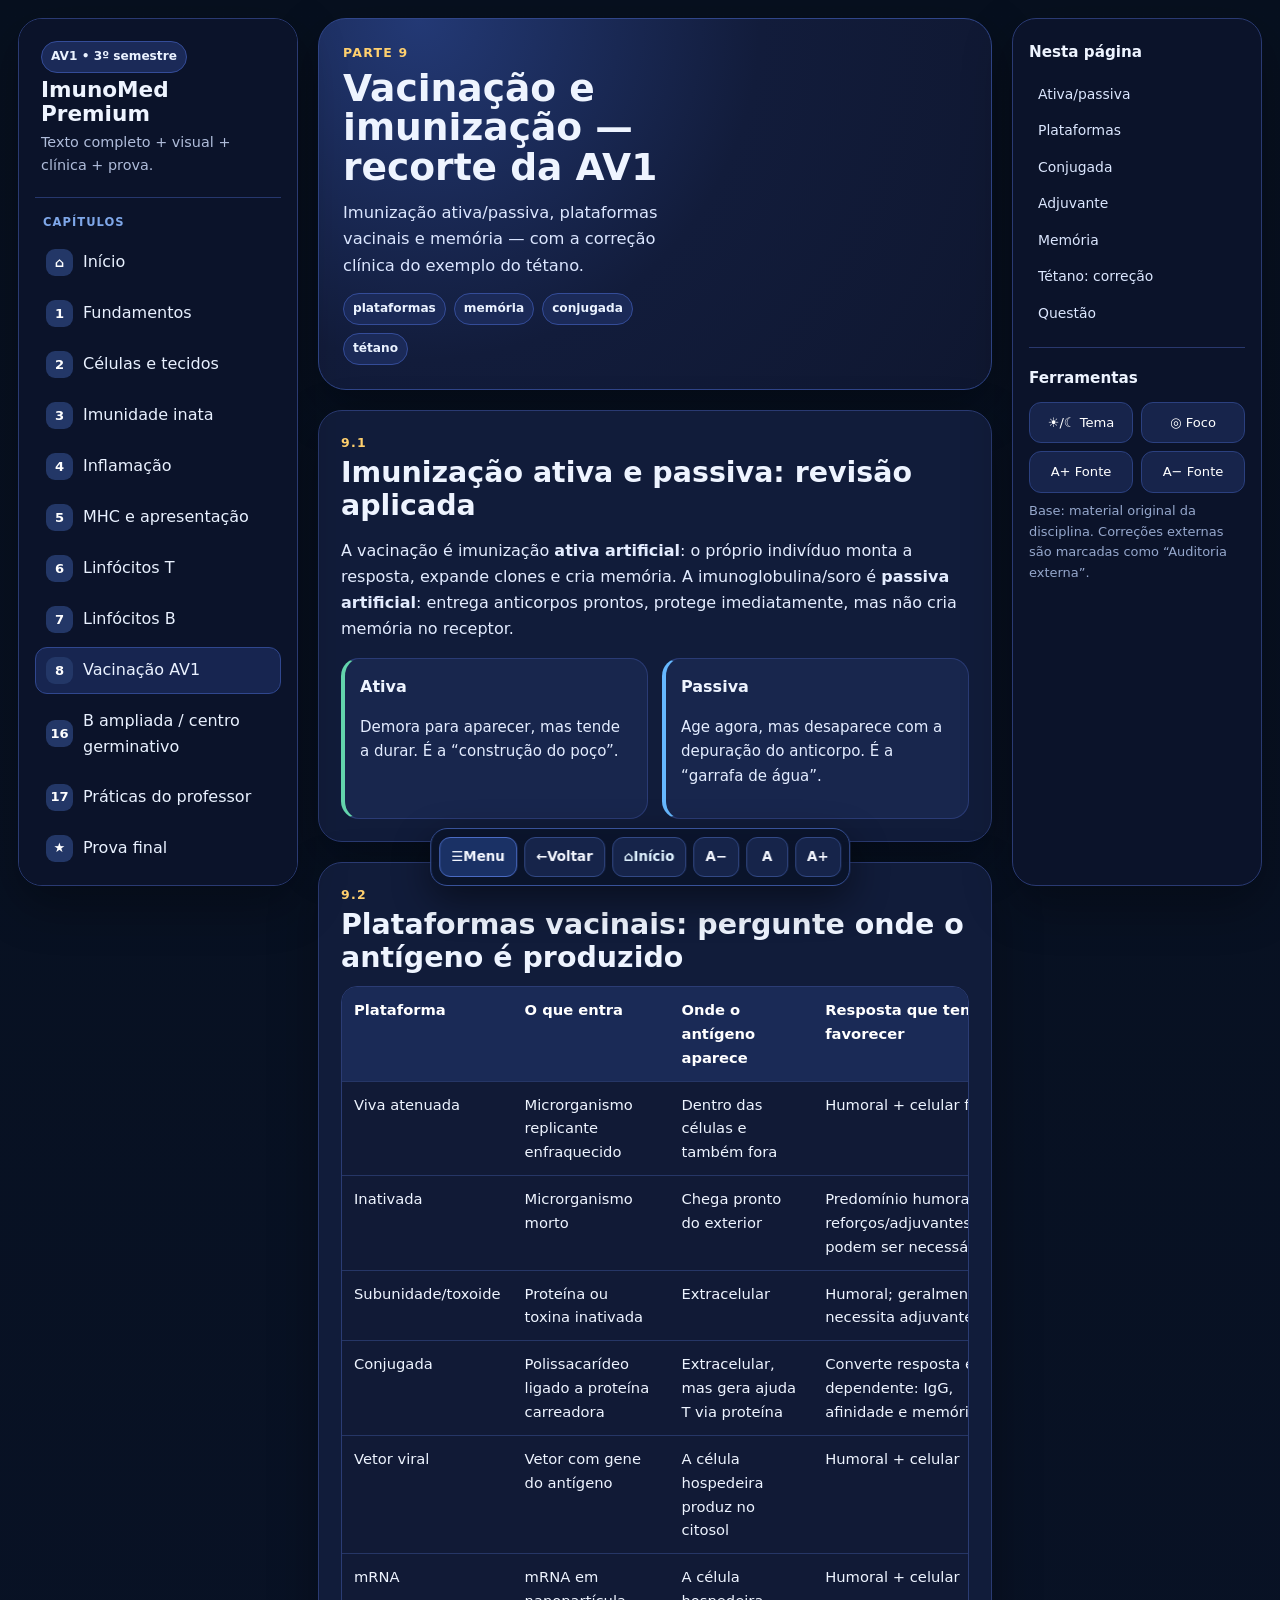
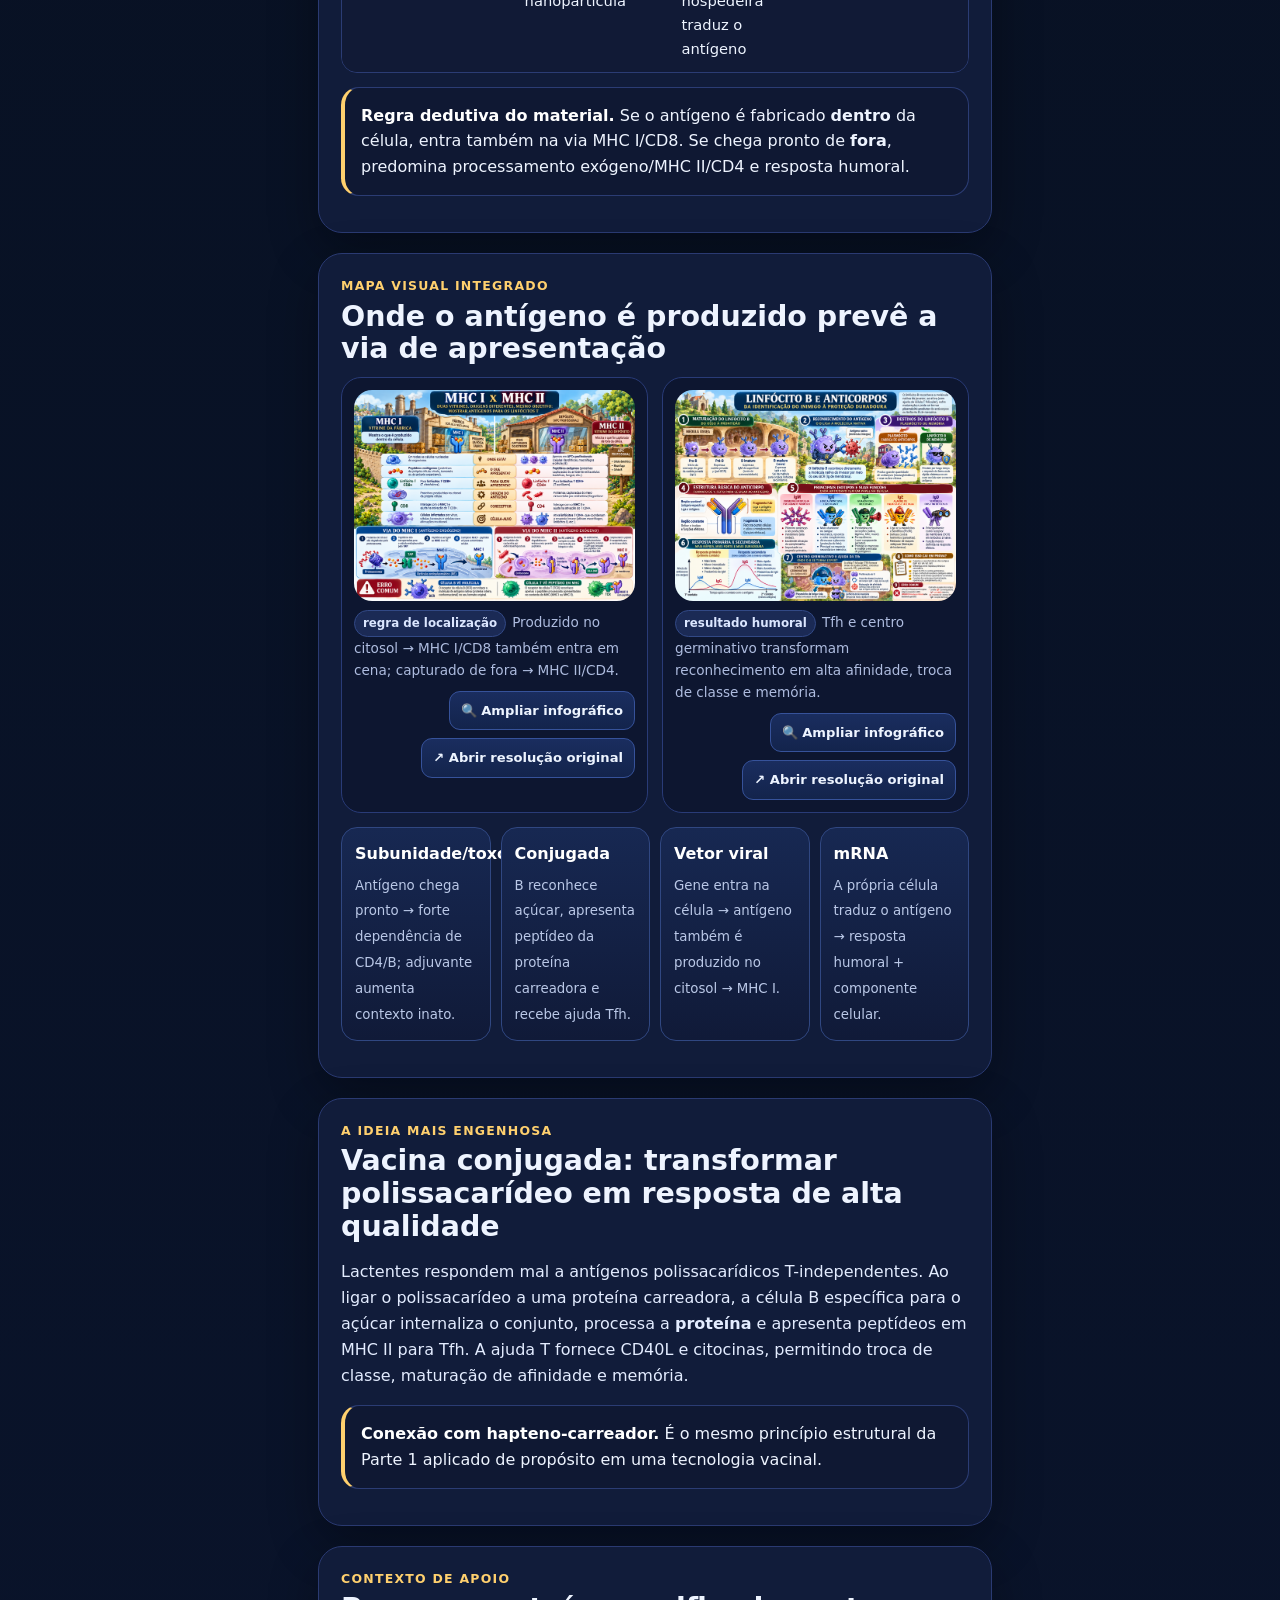
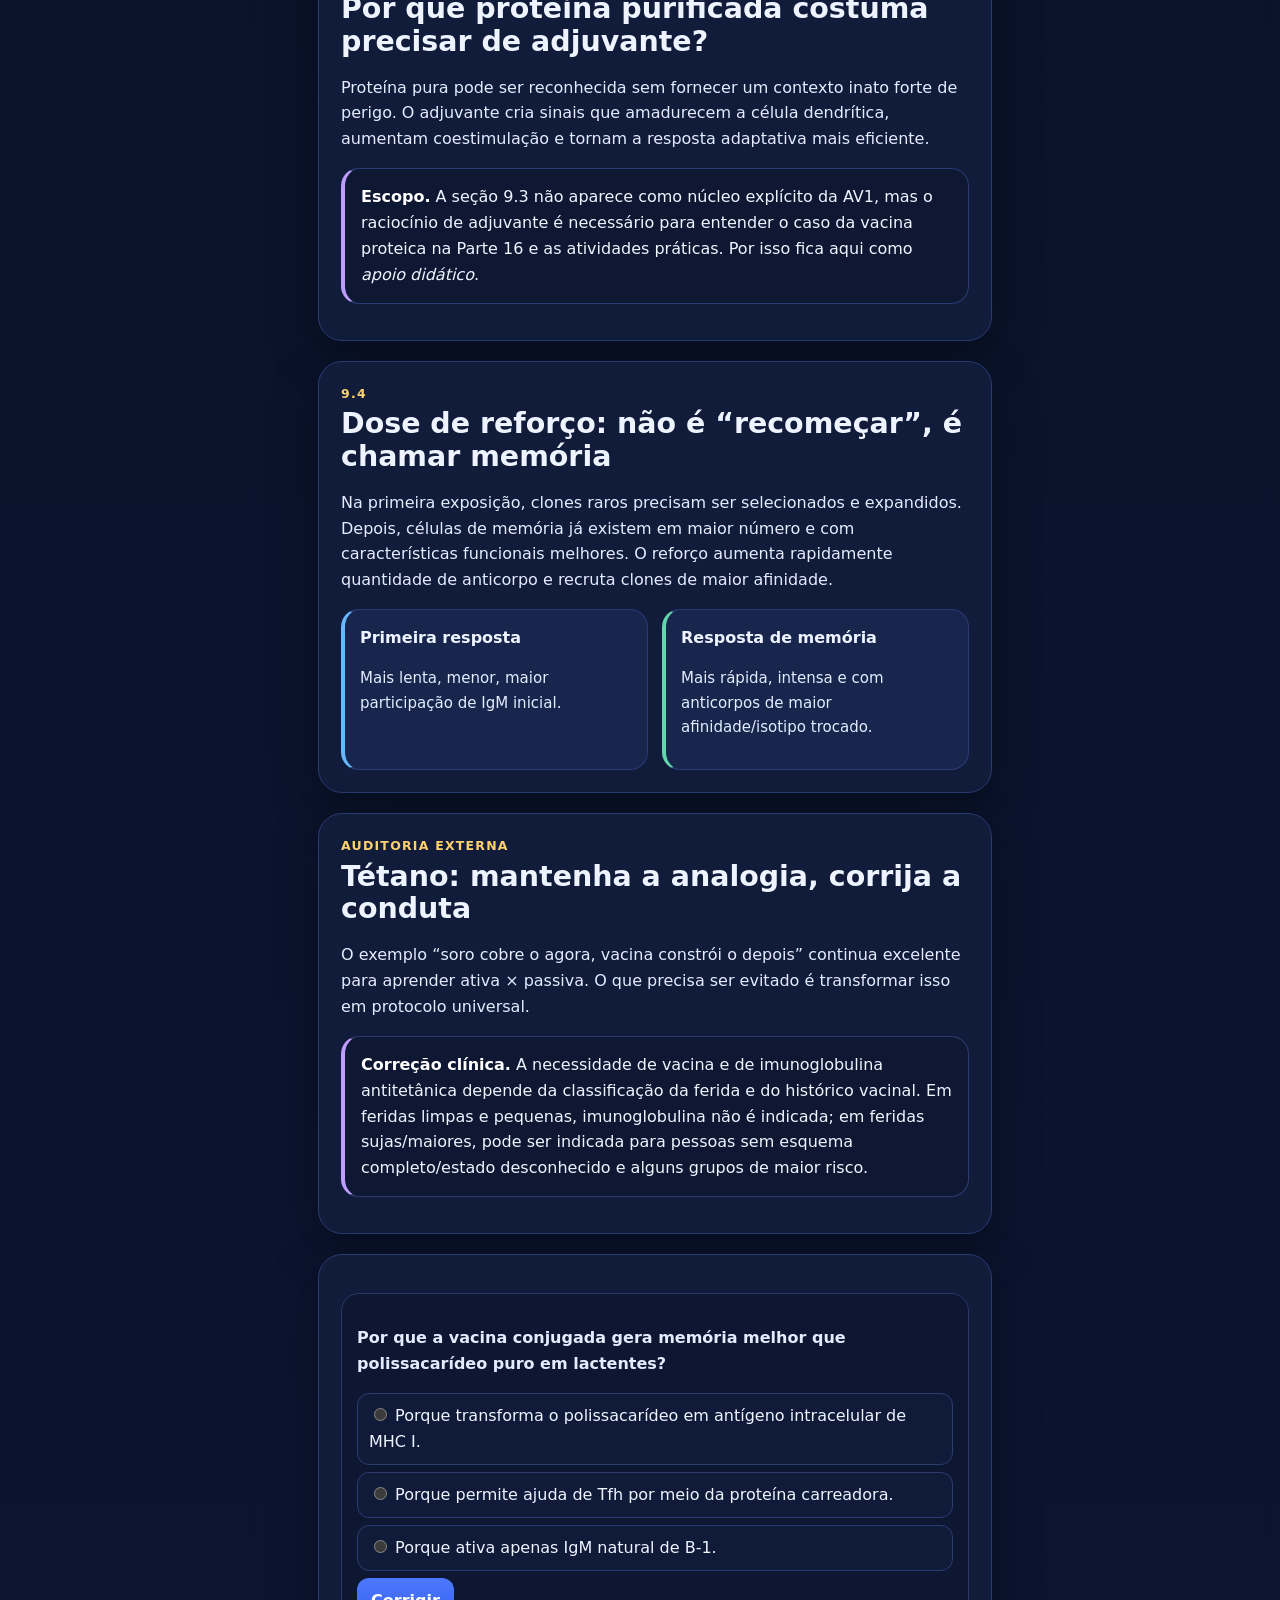
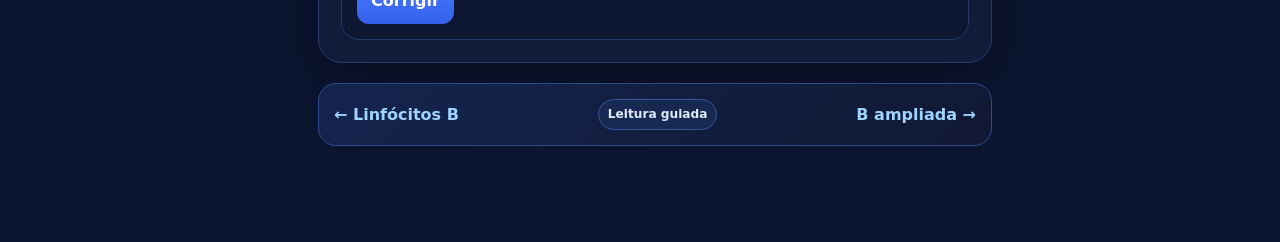
<file: 08-vacinas.html>
<!DOCTYPE html>

<html lang="pt-BR"><head><meta charset="utf-8"/><meta content="width=device-width,initial-scale=1" name="viewport"/><title>Vacinação e imunização — recorte da AV1 — Imunologia Premium</title><link href="styles.css" rel="stylesheet"/><link href="manifest.webmanifest" rel="manifest"/><meta content="#09101f" name="theme-color"/></head>
<body data-chapter="08-vacinas"><div class="app">
<aside class="sidebar"><div class="brand"><span class="pill">AV1 • 3º semestre</span><h1>ImunoMed Premium</h1><p>Texto completo + visual + clínica + prova.</p></div>
<div class="nav-section">Capítulos</div><nav class="nav"><a href="index.html"><span class="num">⌂</span><span>Início</span></a><a href="01-fundamentos.html"><span class="num">1</span><span>Fundamentos</span></a><a href="02-celulas.html"><span class="num">2</span><span>Células e tecidos</span></a><a href="03-inata.html"><span class="num">3</span><span>Imunidade inata</span></a><a href="04-inflamacao.html"><span class="num">4</span><span>Inflamação</span></a><a href="05-mhc.html"><span class="num">5</span><span>MHC e apresentação</span></a><a href="06-t.html"><span class="num">6</span><span>Linfócitos T</span></a><a href="07-b.html"><span class="num">7</span><span>Linfócitos B</span></a><a href="08-vacinas.html"><span class="num">8</span><span>Vacinação AV1</span></a><a href="09-b-ampliada.html"><span class="num">16</span><span>B ampliada / centro germinativo</span></a><a href="10-praticas.html"><span class="num">17</span><span>Práticas do professor</span></a><a href="11-prova.html"><span class="num">★</span><span>Prova final</span></a></nav>
<div class="progressbox"><strong>Seu progresso</strong><div class="progressbar"><span data-progress=""></span></div><div class="tiny" data-progress-text="">0 de 11 capítulos • 0%</div><button class="done-btn" id="doneBtn" onclick="toggleDone()">Marcar capítulo como concluído</button></div>
<div class="progressbox"><strong>Buscar capítulo</strong><input aria-label="Buscar" oninput="filterNav(this.value)" placeholder="ex.: CD4, complemento..." style="width:100%;margin-top:8px;padding:9px;border-radius:10px;border:1px solid #30437d;background:#0d1732;color:inherit"/></div>
</aside>
<main class="main"><section class="hero"><div class="hero-grid"><div><div class="eyebrow">Parte 9</div><h2>Vacinação e imunização — recorte da AV1</h2><p>Imunização ativa/passiva, plataformas vacinais e memória — com a correção clínica do exemplo do tétano.</p><div class="chapter-meta"><span class="pill">plataformas</span><span class="pill">memória</span><span class="pill">conjugada</span><span class="pill">tétano</span></div></div></div></section>
<section class="section" id="ativa"><div class="eyebrow">9.1</div><h2>Imunização ativa e passiva: revisão aplicada</h2><p>A vacinação é imunização <strong>ativa artificial</strong>: o próprio indivíduo monta a resposta, expande clones e cria memória. A imunoglobulina/soro é <strong>passiva artificial</strong>: entrega anticorpos prontos, protege imediatamente, mas não cria memória no receptor.</p><div class="grid2"><div class="card green"><h4>Ativa</h4><p>Demora para aparecer, mas tende a durar. É a “construção do poço”.</p></div><div class="card blue"><h4>Passiva</h4><p>Age agora, mas desaparece com a depuração do anticorpo. É a “garrafa de água”.</p></div></div></section>
<section class="section" id="plataformas"><div class="eyebrow">9.2</div><h2>Plataformas vacinais: pergunte onde o antígeno é produzido</h2><div class="tablewrap"><table class="table"><tr><th>Plataforma</th><th>O que entra</th><th>Onde o antígeno aparece</th><th>Resposta que tende a favorecer</th></tr><tr><td>Viva atenuada</td><td>Microrganismo replicante enfraquecido</td><td>Dentro das células e também fora</td><td>Humoral + celular forte</td></tr><tr><td>Inativada</td><td>Microrganismo morto</td><td>Chega pronto do exterior</td><td>Predomínio humoral; reforços/adjuvantes podem ser necessários</td></tr><tr><td>Subunidade/toxoide</td><td>Proteína ou toxina inativada</td><td>Extracelular</td><td>Humoral; geralmente necessita adjuvante</td></tr><tr><td>Conjugada</td><td>Polissacarídeo ligado a proteína carreadora</td><td>Extracelular, mas gera ajuda T via proteína</td><td>Converte resposta em T-dependente: IgG, afinidade e memória</td></tr><tr><td>Vetor viral</td><td>Vetor com gene do antígeno</td><td>A célula hospedeira produz no citosol</td><td>Humoral + celular</td></tr><tr><td>mRNA</td><td>mRNA em nanopartícula</td><td>A célula hospedeira traduz o antígeno</td><td>Humoral + celular</td></tr></table></div><div class="callout memory"><strong>Regra dedutiva do material.</strong> Se o antígeno é fabricado <strong>dentro</strong> da célula, entra também na via MHC I/CD8. Se chega pronto de <strong>fora</strong>, predomina processamento exógeno/MHC II/CD4 e resposta humoral.</div></section><section class="section" id="mapa-vacinal"><div class="eyebrow">Mapa visual integrado</div><h2>Onde o antígeno é produzido prevê a via de apresentação</h2><div class="visual-pair"><figure class="figure"><img alt="MHC I e MHC II aplicados às plataformas vacinais" src="assets/04_mhc.png"/><figcaption><span class="captiontag">regra de localização</span>Produzido no citosol → MHC I/CD8 também entra em cena; capturado de fora → MHC II/CD4.</figcaption></figure><figure class="figure"><img alt="Resposta B, anticorpos e memória vacinal" src="assets/07_b_anticorpos.png"/><figcaption><span class="captiontag">resultado humoral</span>Tfh e centro germinativo transformam reconhecimento em alta afinidade, troca de classe e memória.</figcaption></figure></div><div class="concept-strip"><div class="concept-step"><b>Subunidade/toxoide</b><small>Antígeno chega pronto → forte dependência de CD4/B; adjuvante aumenta contexto inato.</small></div><div class="concept-step"><b>Conjugada</b><small>B reconhece açúcar, apresenta peptídeo da proteína carreadora e recebe ajuda Tfh.</small></div><div class="concept-step"><b>Vetor viral</b><small>Gene entra na célula → antígeno também é produzido no citosol → MHC I.</small></div><div class="concept-step"><b>mRNA</b><small>A própria célula traduz o antígeno → resposta humoral + componente celular.</small></div></div></section>
<section class="section" id="conjugada"><div class="eyebrow">A ideia mais engenhosa</div><h2>Vacina conjugada: transformar polissacarídeo em resposta de alta qualidade</h2><p>Lactentes respondem mal a antígenos polissacarídicos T-independentes. Ao ligar o polissacarídeo a uma proteína carreadora, a célula B específica para o açúcar internaliza o conjunto, processa a <strong>proteína</strong> e apresenta peptídeos em MHC II para Tfh. A ajuda T fornece CD40L e citocinas, permitindo troca de classe, maturação de afinidade e memória.</p><div class="callout memory"><strong>Conexão com hapteno-carreador.</strong> É o mesmo princípio estrutural da Parte 1 aplicado de propósito em uma tecnologia vacinal.</div></section>
<section class="section" id="adjuvante"><div class="eyebrow">Contexto de apoio</div><h2>Por que proteína purificada costuma precisar de adjuvante?</h2><p>Proteína pura pode ser reconhecida sem fornecer um contexto inato forte de perigo. O adjuvante cria sinais que amadurecem a célula dendrítica, aumentam coestimulação e tornam a resposta adaptativa mais eficiente.</p><div class="callout source"><strong>Escopo.</strong> A seção 9.3 não aparece como núcleo explícito da AV1, mas o raciocínio de adjuvante é necessário para entender o caso da vacina proteica na Parte 16 e as atividades práticas. Por isso fica aqui como <em>apoio didático</em>.</div></section>
<section class="section" id="memoria"><div class="eyebrow">9.4</div><h2>Dose de reforço: não é “recomeçar”, é chamar memória</h2><p>Na primeira exposição, clones raros precisam ser selecionados e expandidos. Depois, células de memória já existem em maior número e com características funcionais melhores. O reforço aumenta rapidamente quantidade de anticorpo e recruta clones de maior afinidade.</p><div class="grid2"><div class="card blue"><h4>Primeira resposta</h4><p>Mais lenta, menor, maior participação de IgM inicial.</p></div><div class="card green"><h4>Resposta de memória</h4><p>Mais rápida, intensa e com anticorpos de maior afinidade/isotipo trocado.</p></div></div></section>
<section class="section" id="tetano"><div class="eyebrow">Auditoria externa</div><h2>Tétano: mantenha a analogia, corrija a conduta</h2><p>O exemplo “soro cobre o agora, vacina constrói o depois” continua excelente para aprender ativa × passiva. O que precisa ser evitado é transformar isso em protocolo universal.</p><div class="callout source"><strong>Correção clínica.</strong> A necessidade de vacina e de imunoglobulina antitetânica depende da classificação da ferida e do histórico vacinal. Em feridas limpas e pequenas, imunoglobulina não é indicada; em feridas sujas/maiores, pode ser indicada para pessoas sem esquema completo/estado desconhecido e alguns grupos de maior risco.</div></section>
<section class="section" id="quiz"><div class="quiz" data-explain="Vacinas conjugadas ligam o polissacarídeo a uma proteína carreadora. A célula B reconhece o polissacarídeo, internaliza o conjugado e apresenta peptídeos da proteína a Tfh, convertendo a resposta em T-dependente." data-explain-a="Conjugação não transforma o polissacarídeo em antígeno citosólico/MHC I." data-explain-b="Correto: peptídeos da proteína carreadora são apresentados a Tfh, que fornece CD40L/citocinas." data-explain-c="A meta da vacina conjugada é justamente sair de uma resposta T-independente restrita." id="qvac"><p><strong>Por que a vacina conjugada gera memória melhor que polissacarídeo puro em lactentes?</strong></p><label><input name="qvac" type="radio" value="a"/> Porque transforma o polissacarídeo em antígeno intracelular de MHC I.</label><label><input name="qvac" type="radio" value="b"/> Porque permite ajuda de Tfh por meio da proteína carreadora.</label><label><input name="qvac" type="radio" value="c"/> Porque ativa apenas IgM natural de B-1.</label><button class="btn" onclick="answerQuiz('qvac','b')">Corrigir</button><div class="feedback"></div></div></section>
<div class="chapter-end"><div><a href="07-b.html">← Linfócitos B</a></div><div><span class="premium-badge">Leitura guiada</span></div><div><a href="09-b-ampliada.html">B ampliada →</a></div></div></main>
<aside class="rightbar"><h3>Nesta página</h3><a href="#ativa">Ativa/passiva</a><a href="#plataformas">Plataformas</a><a href="#conjugada">Conjugada</a><a href="#adjuvante">Adjuvante</a><a href="#memoria">Memória</a><a href="#tetano">Tétano: correção</a><a href="#quiz">Questão</a><div class="tools"><h3>Ferramentas</h3><div class="toolrow"><button class="toolbtn" onclick="toggleTheme()">☀︎/☾ Tema</button><button class="toolbtn" onclick="toggleFocus()">◎ Foco</button><button class="toolbtn" onclick="changeFont(1)">A+ Fonte</button><button class="toolbtn" onclick="changeFont(-1)">A− Fonte</button></div><div class="source-note">Base: material original da disciplina. Correções externas são marcadas como “Auditoria externa”.</div></div></aside>
</div><script src="app.js"></script><script>document.querySelectorAll('.nav a').forEach(a=>{if(a.getAttribute('href')==='08-vacinas.html'||('08-vacinas'==='index'&&a.getAttribute('href')==='index.html'))a.classList.add('active')});</script></body></html>
</file>
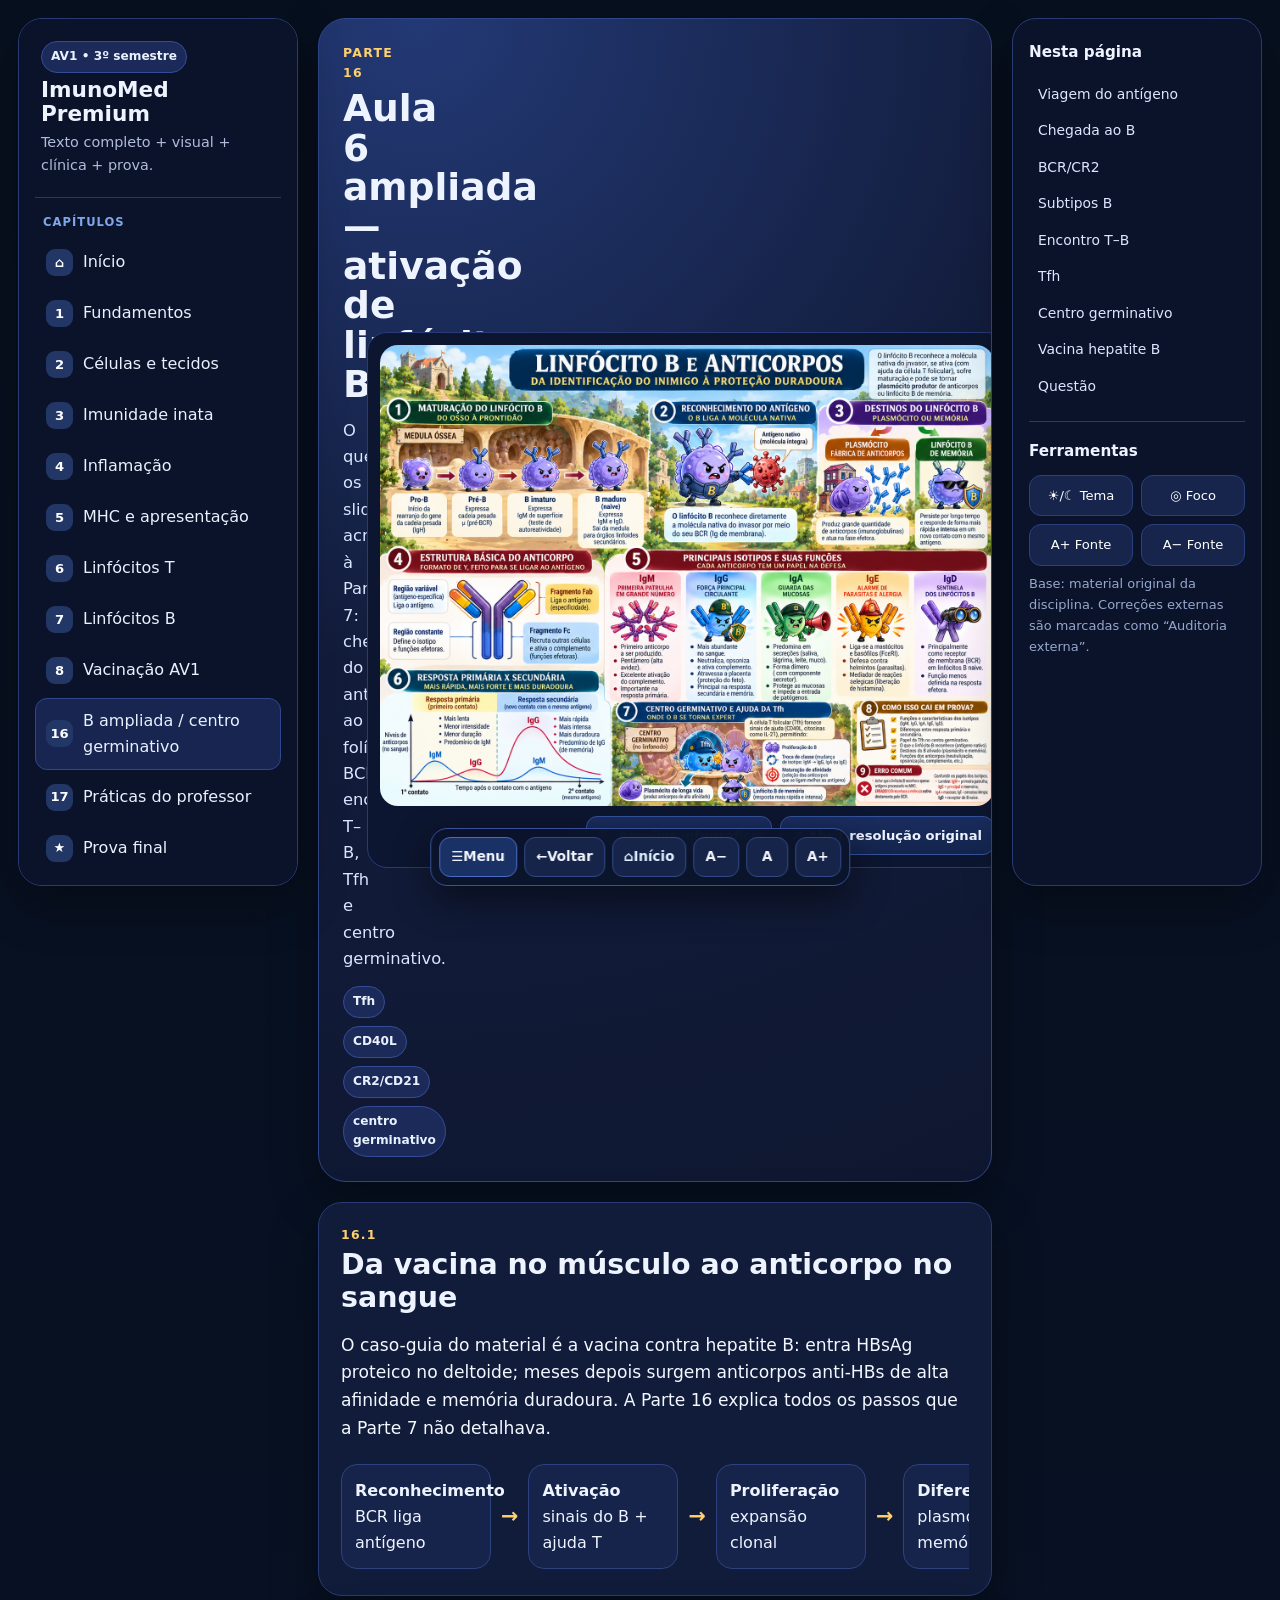
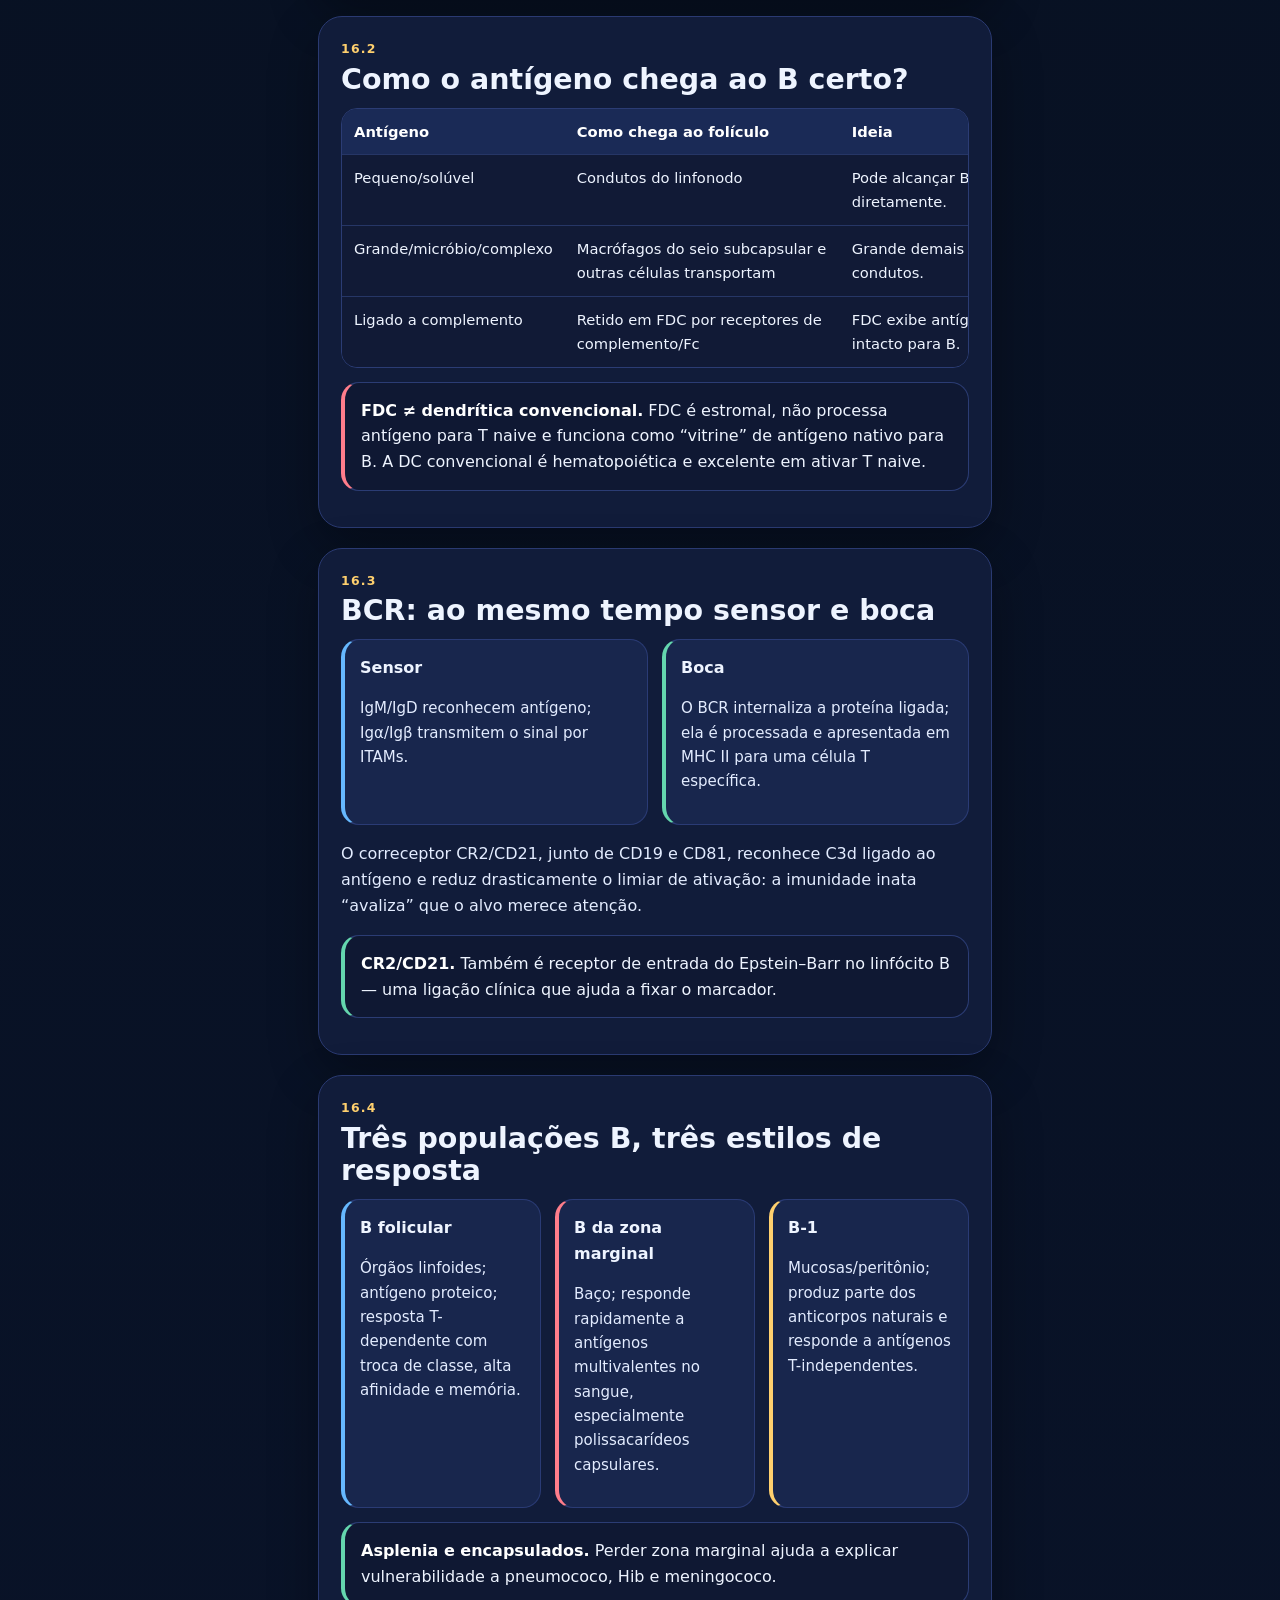
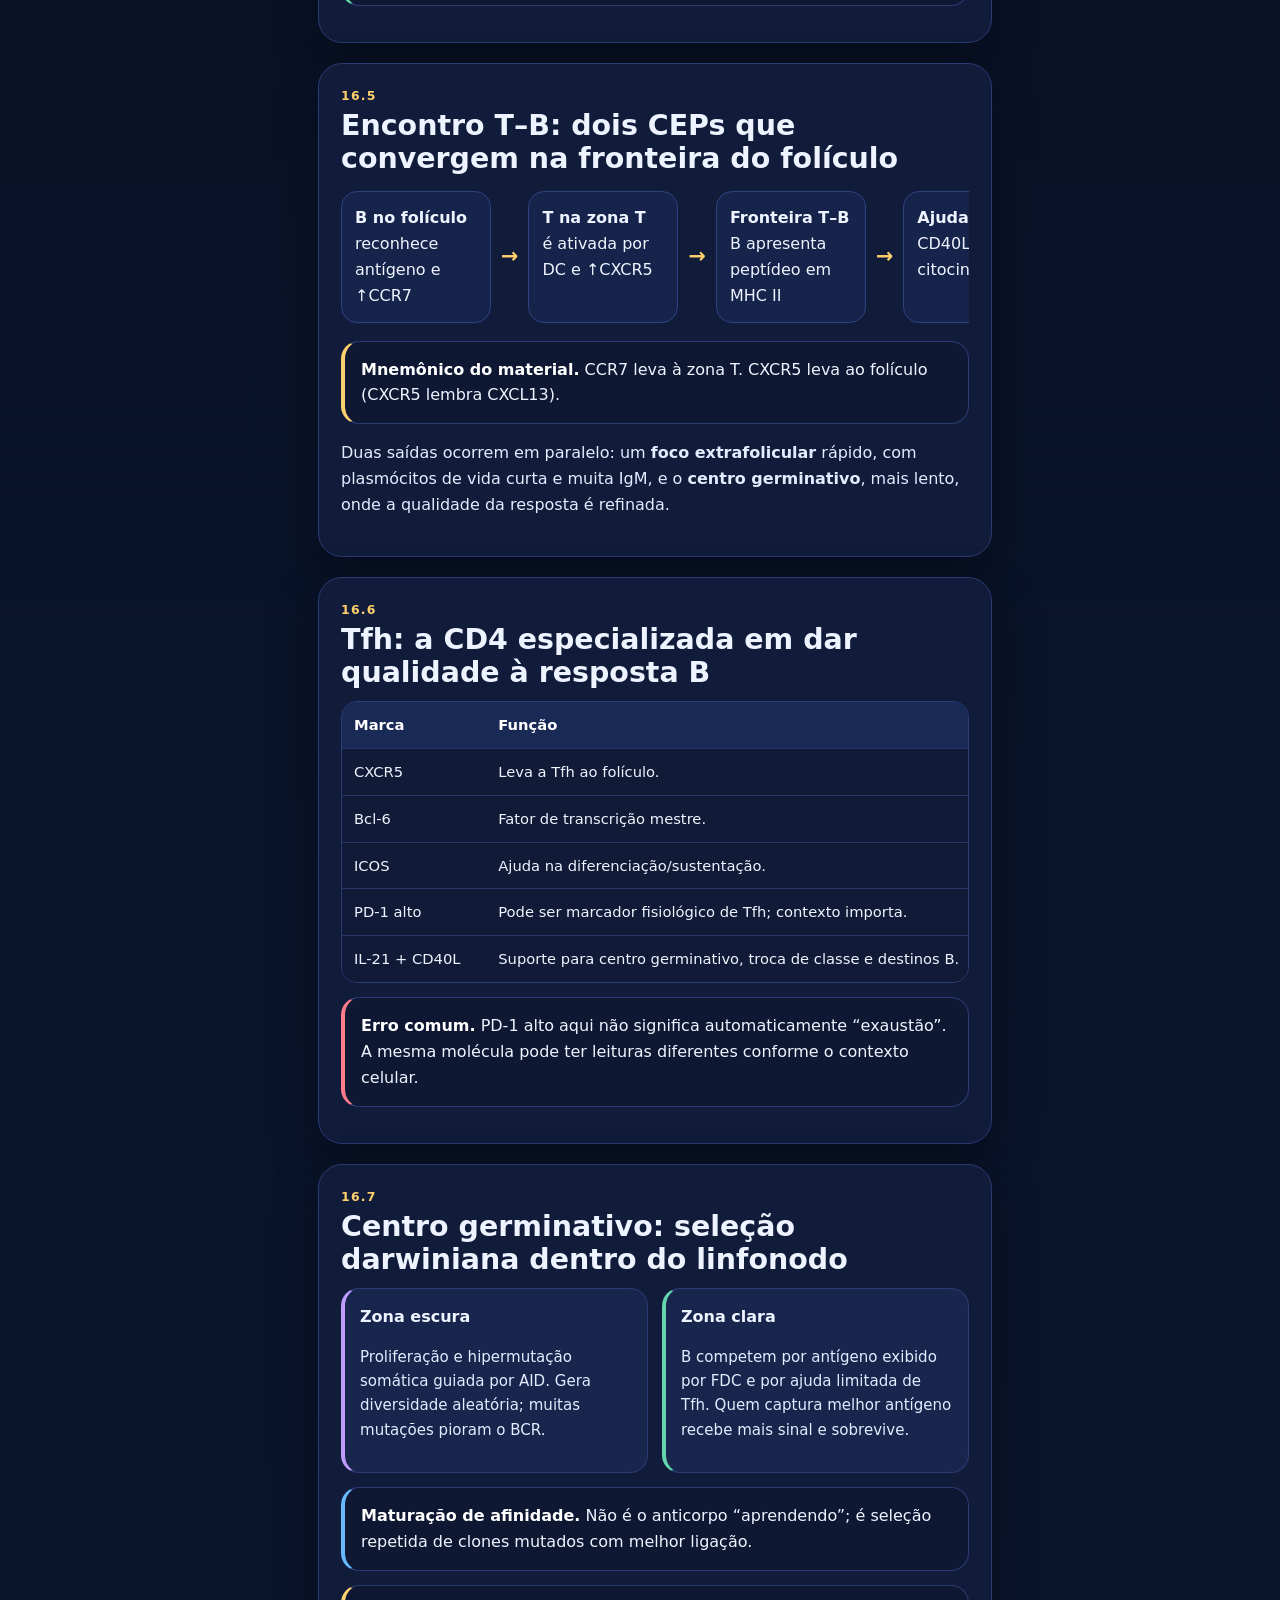
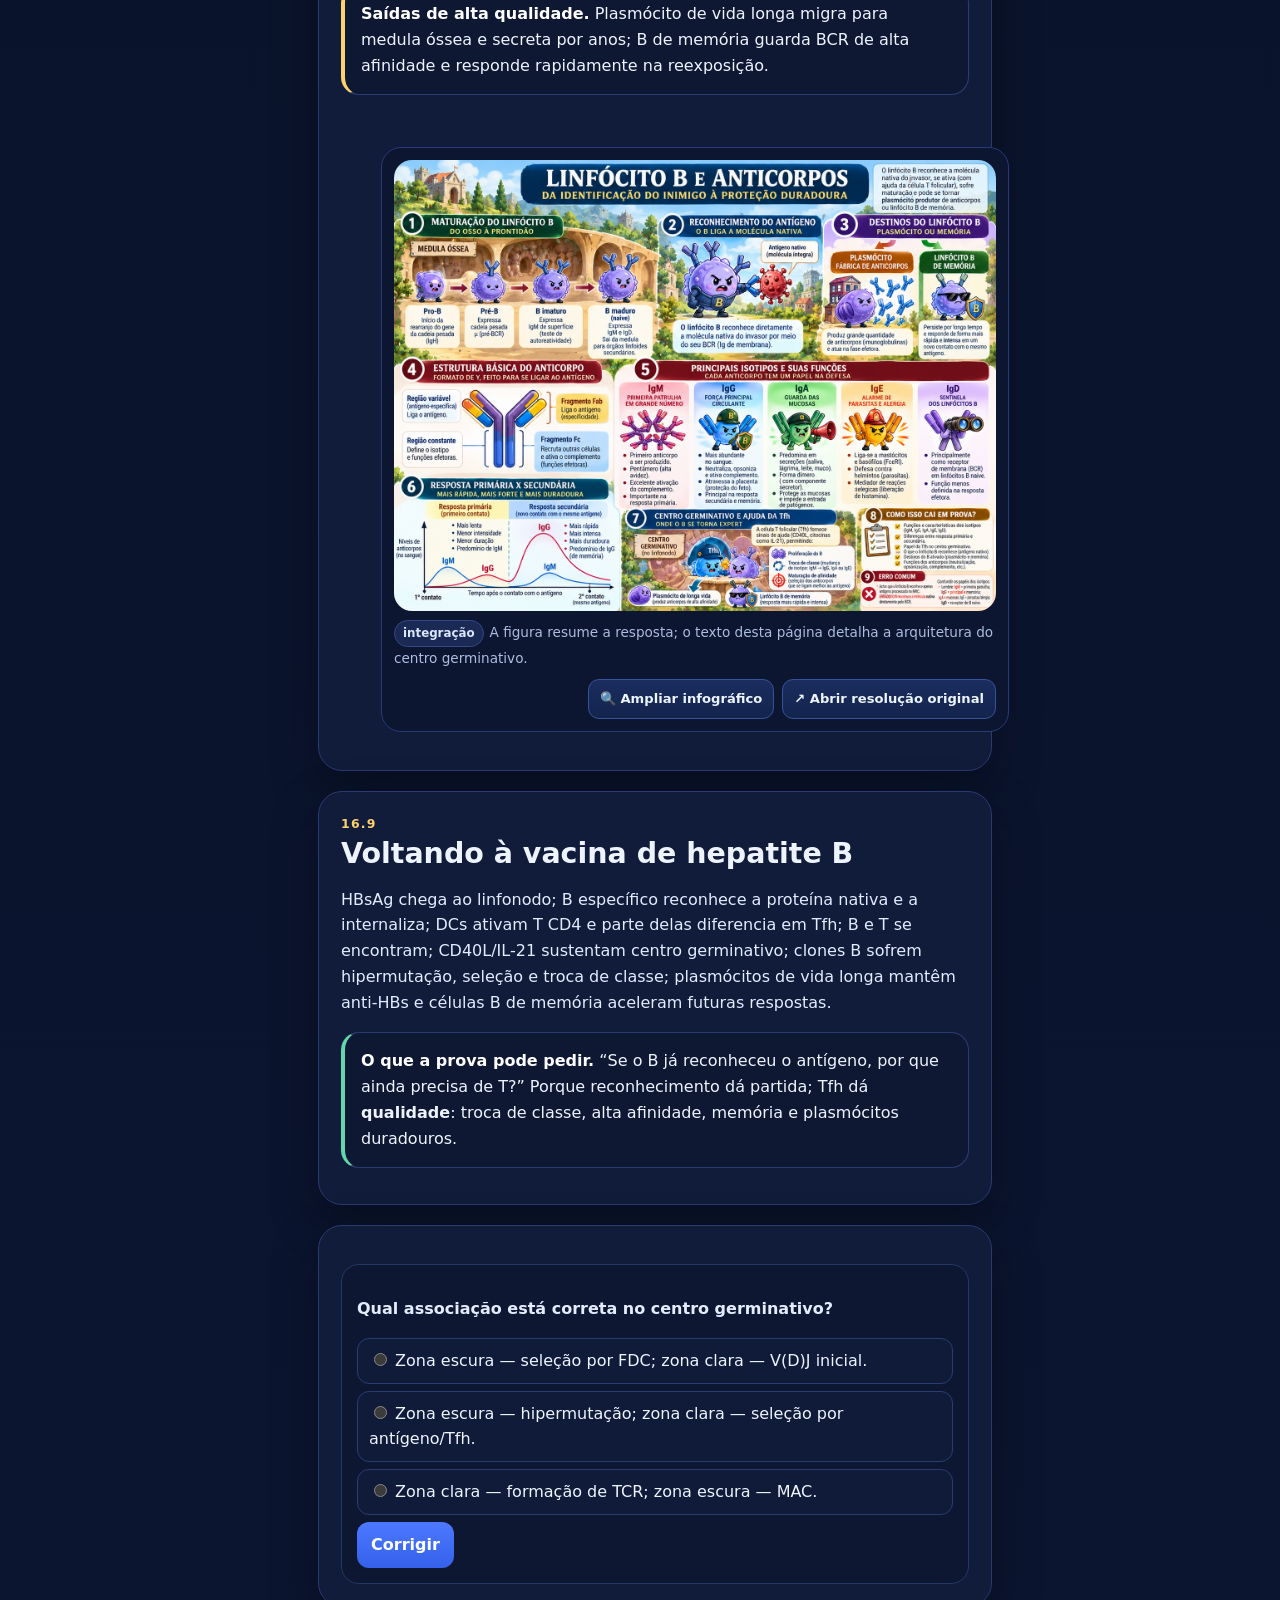
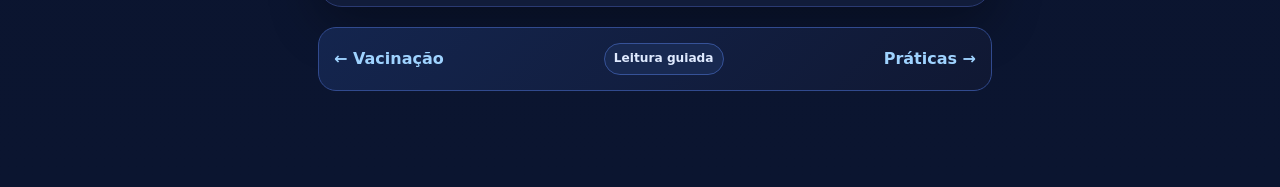
<file: 09-b-ampliada.html>
<!DOCTYPE html>

<html lang="pt-BR"><head><meta charset="utf-8"/><meta content="width=device-width,initial-scale=1" name="viewport"/><title>Aula 6 ampliada — ativação de linfócitos B — Imunologia Premium</title><link href="styles.css" rel="stylesheet"/><link href="manifest.webmanifest" rel="manifest"/><meta content="#09101f" name="theme-color"/></head>
<body data-chapter="09-b-ampliada"><div class="app">
<aside class="sidebar"><div class="brand"><span class="pill">AV1 • 3º semestre</span><h1>ImunoMed Premium</h1><p>Texto completo + visual + clínica + prova.</p></div>
<div class="nav-section">Capítulos</div><nav class="nav"><a href="index.html"><span class="num">⌂</span><span>Início</span></a><a href="01-fundamentos.html"><span class="num">1</span><span>Fundamentos</span></a><a href="02-celulas.html"><span class="num">2</span><span>Células e tecidos</span></a><a href="03-inata.html"><span class="num">3</span><span>Imunidade inata</span></a><a href="04-inflamacao.html"><span class="num">4</span><span>Inflamação</span></a><a href="05-mhc.html"><span class="num">5</span><span>MHC e apresentação</span></a><a href="06-t.html"><span class="num">6</span><span>Linfócitos T</span></a><a href="07-b.html"><span class="num">7</span><span>Linfócitos B</span></a><a href="08-vacinas.html"><span class="num">8</span><span>Vacinação AV1</span></a><a href="09-b-ampliada.html"><span class="num">16</span><span>B ampliada / centro germinativo</span></a><a href="10-praticas.html"><span class="num">17</span><span>Práticas do professor</span></a><a href="11-prova.html"><span class="num">★</span><span>Prova final</span></a></nav>
<div class="progressbox"><strong>Seu progresso</strong><div class="progressbar"><span data-progress=""></span></div><div class="tiny" data-progress-text="">0 de 11 capítulos • 0%</div><button class="done-btn" id="doneBtn" onclick="toggleDone()">Marcar capítulo como concluído</button></div>
<div class="progressbox"><strong>Buscar capítulo</strong><input aria-label="Buscar" oninput="filterNav(this.value)" placeholder="ex.: CD4, complemento..." style="width:100%;margin-top:8px;padding:9px;border-radius:10px;border:1px solid #30437d;background:#0d1732;color:inherit"/></div>
</aside>
<main class="main"><section class="hero"><div class="hero-grid"><div><div class="eyebrow">Parte 16</div><h2>Aula 6 ampliada — ativação de linfócitos B</h2><p>O que os slides acrescentam à Parte 7: chegada do antígeno ao folículo, BCR/CR2, encontro T–B, Tfh e centro germinativo.</p><div class="chapter-meta"><span class="pill">Tfh</span><span class="pill">CD40L</span><span class="pill">CR2/CD21</span><span class="pill">centro germinativo</span></div></div><div class="figure"><img alt="Aula 6 ampliada — ativação de linfócitos B" src="assets/07_b_anticorpos.png"/></div></div></section>
<section class="section" id="viagem"><div class="eyebrow">16.1</div><h2>Da vacina no músculo ao anticorpo no sangue</h2><p class="lead">O caso-guia do material é a vacina contra hepatite B: entra HBsAg proteico no deltoide; meses depois surgem anticorpos anti-HBs de alta afinidade e memória duradoura. A Parte 16 explica todos os passos que a Parte 7 não detalhava.</p><div class="flow"><div class="node"><b>Reconhecimento</b><br/>BCR liga antígeno</div><div class="arrow">→</div><div class="node"><b>Ativação</b><br/>sinais do B + ajuda T</div><div class="arrow">→</div><div class="node"><b>Proliferação</b><br/>expansão clonal</div><div class="arrow">→</div><div class="node"><b>Diferenciação</b><br/>plasmócito e memória</div></div></section>
<section class="section" id="chegada"><div class="eyebrow">16.2</div><h2>Como o antígeno chega ao B certo?</h2><div class="tablewrap"><table class="table"><tr><th>Antígeno</th><th>Como chega ao folículo</th><th>Ideia</th></tr><tr><td>Pequeno/solúvel</td><td>Condutos do linfonodo</td><td>Pode alcançar B diretamente.</td></tr><tr><td>Grande/micróbio/complexo</td><td>Macrófagos do seio subcapsular e outras células transportam</td><td>Grande demais para condutos.</td></tr><tr><td>Ligado a complemento</td><td>Retido em FDC por receptores de complemento/Fc</td><td>FDC exibe antígeno intacto para B.</td></tr></table></div><div class="callout error"><strong>FDC ≠ dendrítica convencional.</strong> FDC é estromal, não processa antígeno para T naive e funciona como “vitrine” de antígeno nativo para B. A DC convencional é hematopoiética e excelente em ativar T naive.</div></section>
<section class="section" id="bcr"><div class="eyebrow">16.3</div><h2>BCR: ao mesmo tempo sensor e boca</h2><div class="grid2"><div class="card blue"><h4>Sensor</h4><p>IgM/IgD reconhecem antígeno; Igα/Igβ transmitem o sinal por ITAMs.</p></div><div class="card green"><h4>Boca</h4><p>O BCR internaliza a proteína ligada; ela é processada e apresentada em MHC II para uma célula T específica.</p></div></div><p>O correceptor CR2/CD21, junto de CD19 e CD81, reconhece C3d ligado ao antígeno e reduz drasticamente o limiar de ativação: a imunidade inata “avaliza” que o alvo merece atenção.</p><div class="callout clinic"><strong>CR2/CD21.</strong> Também é receptor de entrada do Epstein–Barr no linfócito B — uma ligação clínica que ajuda a fixar o marcador.</div></section>
<section class="section" id="subtipos"><div class="eyebrow">16.4</div><h2>Três populações B, três estilos de resposta</h2><div class="grid3"><div class="card blue"><h4>B folicular</h4><p>Órgãos linfoides; antígeno proteico; resposta T-dependente com troca de classe, alta afinidade e memória.</p></div><div class="card red"><h4>B da zona marginal</h4><p>Baço; responde rapidamente a antígenos multivalentes no sangue, especialmente polissacarídeos capsulares.</p></div><div class="card gold"><h4>B-1</h4><p>Mucosas/peritônio; produz parte dos anticorpos naturais e responde a antígenos T-independentes.</p></div></div><div class="callout clinic"><strong>Asplenia e encapsulados.</strong> Perder zona marginal ajuda a explicar vulnerabilidade a pneumococo, Hib e meningococo.</div></section>
<section class="section" id="encontro"><div class="eyebrow">16.5</div><h2>Encontro T–B: dois CEPs que convergem na fronteira do folículo</h2><div class="flow"><div class="node"><b>B no folículo</b><br/>reconhece antígeno e ↑CCR7</div><div class="arrow">→</div><div class="node"><b>T na zona T</b><br/>é ativada por DC e ↑CXCR5</div><div class="arrow">→</div><div class="node"><b>Fronteira T–B</b><br/>B apresenta peptídeo em MHC II</div><div class="arrow">→</div><div class="node"><b>Ajuda T</b><br/>CD40L + citocinas</div></div><div class="callout memory"><strong>Mnemônico do material.</strong> CCR7 leva à zona T. CXCR5 leva ao folículo (CXCR5 lembra CXCL13).</div><p>Duas saídas ocorrem em paralelo: um <strong>foco extrafolicular</strong> rápido, com plasmócitos de vida curta e muita IgM, e o <strong>centro germinativo</strong>, mais lento, onde a qualidade da resposta é refinada.</p></section>
<section class="section" id="tfh"><div class="eyebrow">16.6</div><h2>Tfh: a CD4 especializada em dar qualidade à resposta B</h2><div class="tablewrap"><table class="table"><tr><th>Marca</th><th>Função</th></tr><tr><td>CXCR5</td><td>Leva a Tfh ao folículo.</td></tr><tr><td>Bcl-6</td><td>Fator de transcrição mestre.</td></tr><tr><td>ICOS</td><td>Ajuda na diferenciação/sustentação.</td></tr><tr><td>PD-1 alto</td><td>Pode ser marcador fisiológico de Tfh; contexto importa.</td></tr><tr><td>IL-21 + CD40L</td><td>Suporte para centro germinativo, troca de classe e destinos B.</td></tr></table></div><div class="callout error"><strong>Erro comum.</strong> PD-1 alto aqui não significa automaticamente “exaustão”. A mesma molécula pode ter leituras diferentes conforme o contexto celular.</div></section>
<section class="section" id="gc"><div class="eyebrow">16.7</div><h2>Centro germinativo: seleção darwiniana dentro do linfonodo</h2><div class="split"><div><div class="grid2"><div class="card violet"><h4>Zona escura</h4><p>Proliferação e hipermutação somática guiada por AID. Gera diversidade aleatória; muitas mutações pioram o BCR.</p></div><div class="card green"><h4>Zona clara</h4><p>B competem por antígeno exibido por FDC e por ajuda limitada de Tfh. Quem captura melhor antígeno recebe mais sinal e sobrevive.</p></div></div><div class="callout mechanism"><strong>Maturação de afinidade.</strong> Não é o anticorpo “aprendendo”; é seleção repetida de clones mutados com melhor ligação.</div><div class="callout memory"><strong>Saídas de alta qualidade.</strong> Plasmócito de vida longa migra para medula óssea e secreta por anos; B de memória guarda BCR de alta afinidade e responde rapidamente na reexposição.</div></div><figure class="figure"><img alt="Resposta B" src="assets/07_b_anticorpos.png"/><figcaption><span class="captiontag">integração</span>A figura resume a resposta; o texto desta página detalha a arquitetura do centro germinativo.</figcaption></figure></div></section>
<section class="section" id="hepb"><div class="eyebrow">16.9</div><h2>Voltando à vacina de hepatite B</h2><p>HBsAg chega ao linfonodo; B específico reconhece a proteína nativa e a internaliza; DCs ativam T CD4 e parte delas diferencia em Tfh; B e T se encontram; CD40L/IL-21 sustentam centro germinativo; clones B sofrem hipermutação, seleção e troca de classe; plasmócitos de vida longa mantêm anti-HBs e células B de memória aceleram futuras respostas.</p><div class="callout clinic"><strong>O que a prova pode pedir.</strong> “Se o B já reconheceu o antígeno, por que ainda precisa de T?” Porque reconhecimento dá partida; Tfh dá <strong>qualidade</strong>: troca de classe, alta afinidade, memória e plasmócitos duradouros.</div></section>
<section class="section" id="quiz"><div class="quiz" data-explain="Na zona escura predominam proliferação e hipermutação. Na zona clara ocorre competição por antígeno em FDC e ajuda de Tfh, selecionando clones de maior afinidade." data-explain-a="V(D)J acontece na maturação inicial do B, não no centro germinativo." data-explain-b="Correto: zona escura gera variantes; zona clara seleciona as melhores com FDC/Tfh." data-explain-c="TCR e MAC pertencem a outros processos, não às zonas do centro germinativo." id="qbamp"><p><strong>Qual associação está correta no centro germinativo?</strong></p><label><input name="qbamp" type="radio" value="a"/> Zona escura — seleção por FDC; zona clara — V(D)J inicial.</label><label><input name="qbamp" type="radio" value="b"/> Zona escura — hipermutação; zona clara — seleção por antígeno/Tfh.</label><label><input name="qbamp" type="radio" value="c"/> Zona clara — formação de TCR; zona escura — MAC.</label><button class="btn" onclick="answerQuiz('qbamp','b')">Corrigir</button><div class="feedback"></div></div></section>
<div class="chapter-end"><div><a href="08-vacinas.html">← Vacinação</a></div><div><span class="premium-badge">Leitura guiada</span></div><div><a href="10-praticas.html">Práticas →</a></div></div></main>
<aside class="rightbar"><h3>Nesta página</h3><a href="#viagem">Viagem do antígeno</a><a href="#chegada">Chegada ao B</a><a href="#bcr">BCR/CR2</a><a href="#subtipos">Subtipos B</a><a href="#encontro">Encontro T–B</a><a href="#tfh">Tfh</a><a href="#gc">Centro germinativo</a><a href="#hepb">Vacina hepatite B</a><a href="#quiz">Questão</a><div class="tools"><h3>Ferramentas</h3><div class="toolrow"><button class="toolbtn" onclick="toggleTheme()">☀︎/☾ Tema</button><button class="toolbtn" onclick="toggleFocus()">◎ Foco</button><button class="toolbtn" onclick="changeFont(1)">A+ Fonte</button><button class="toolbtn" onclick="changeFont(-1)">A− Fonte</button></div><div class="source-note">Base: material original da disciplina. Correções externas são marcadas como “Auditoria externa”.</div></div></aside>
</div><script src="app.js"></script><script>document.querySelectorAll('.nav a').forEach(a=>{if(a.getAttribute('href')==='09-b-ampliada.html'||('09-b-ampliada'==='index'&&a.getAttribute('href')==='index.html'))a.classList.add('active')});</script></body></html>
</file>
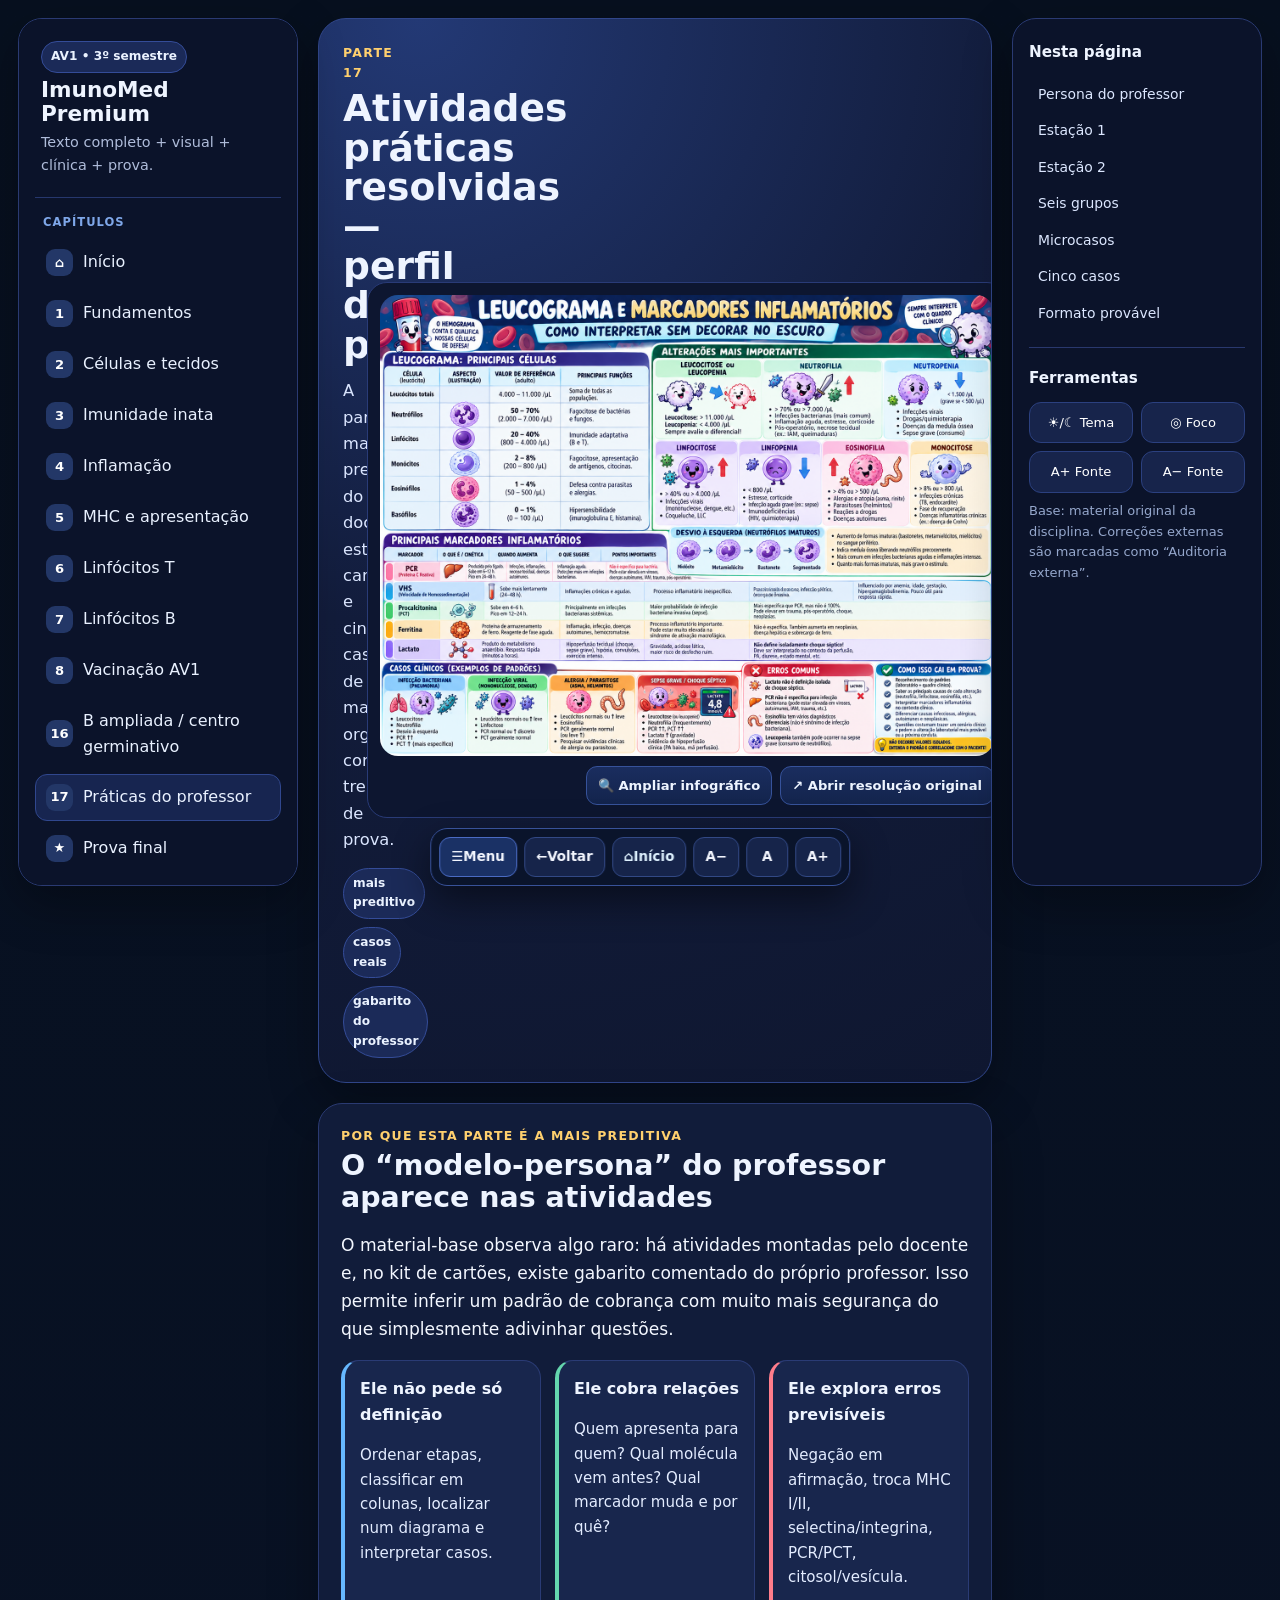
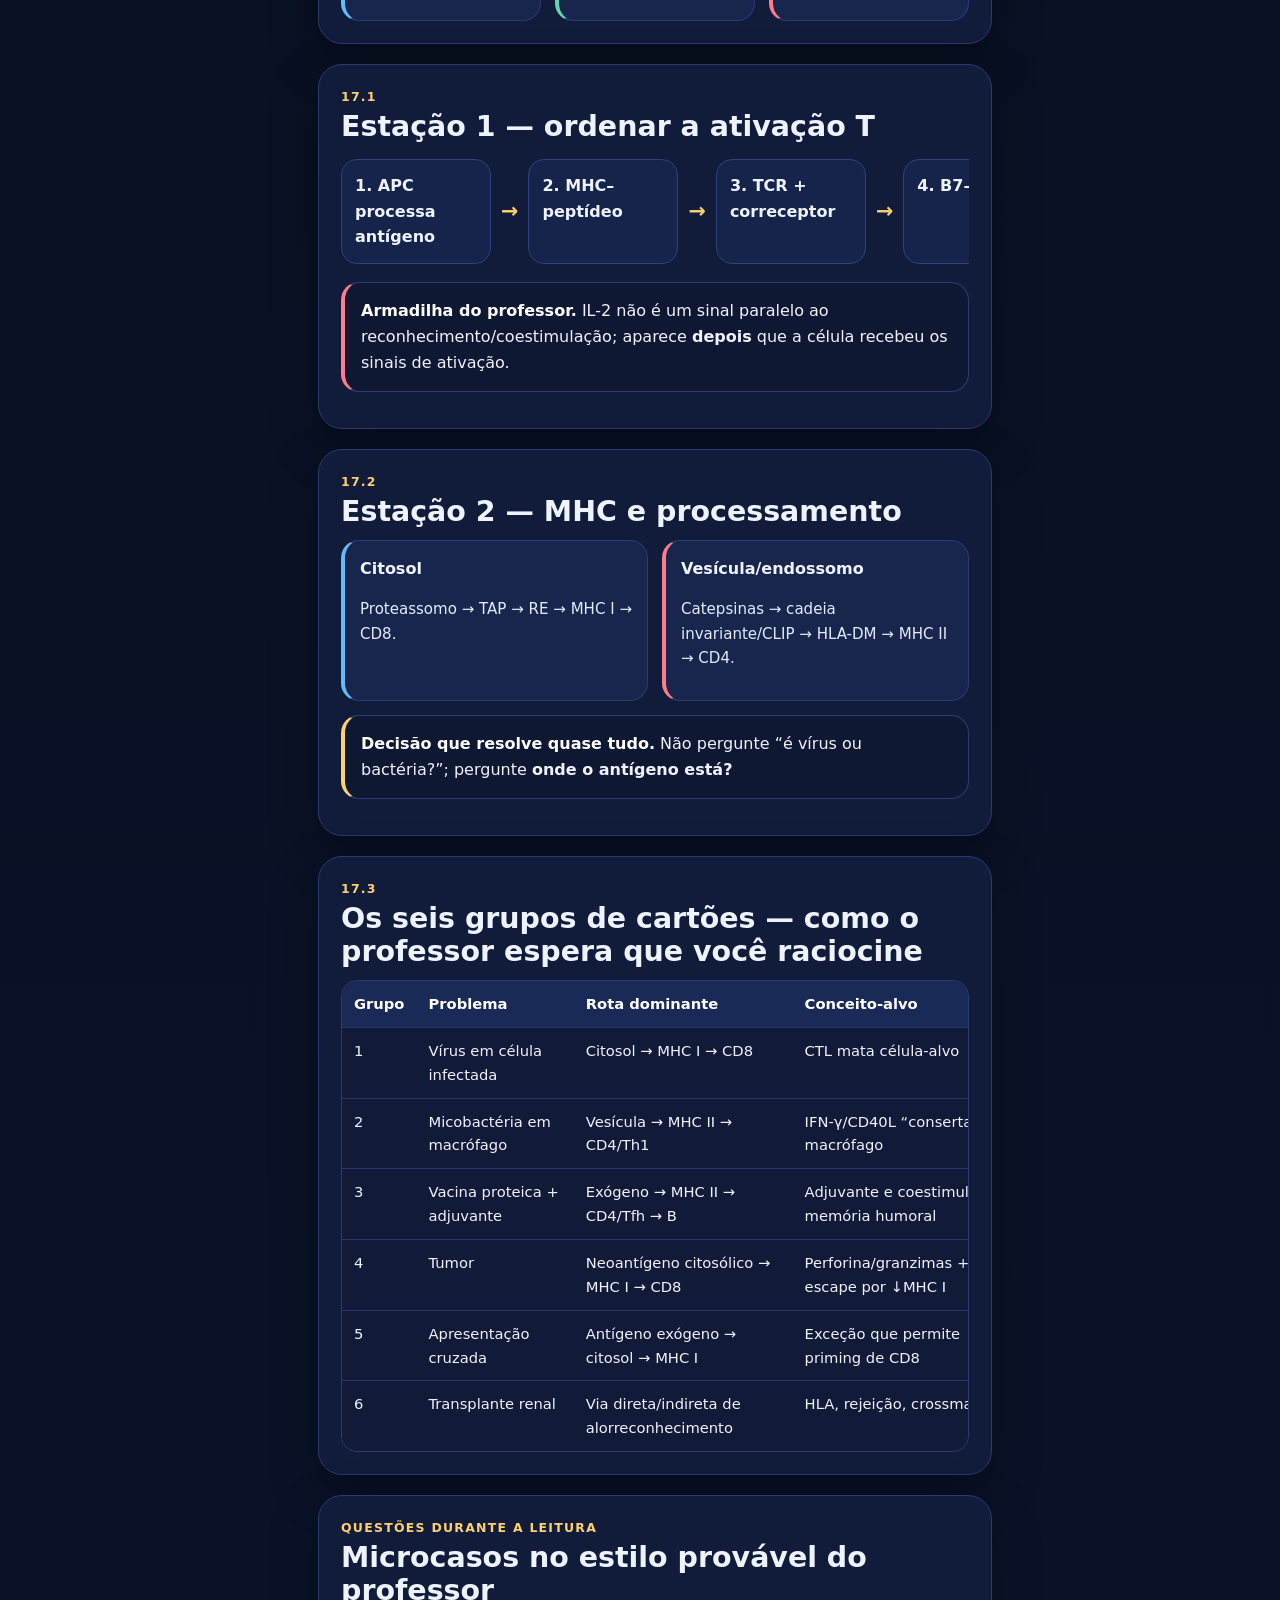
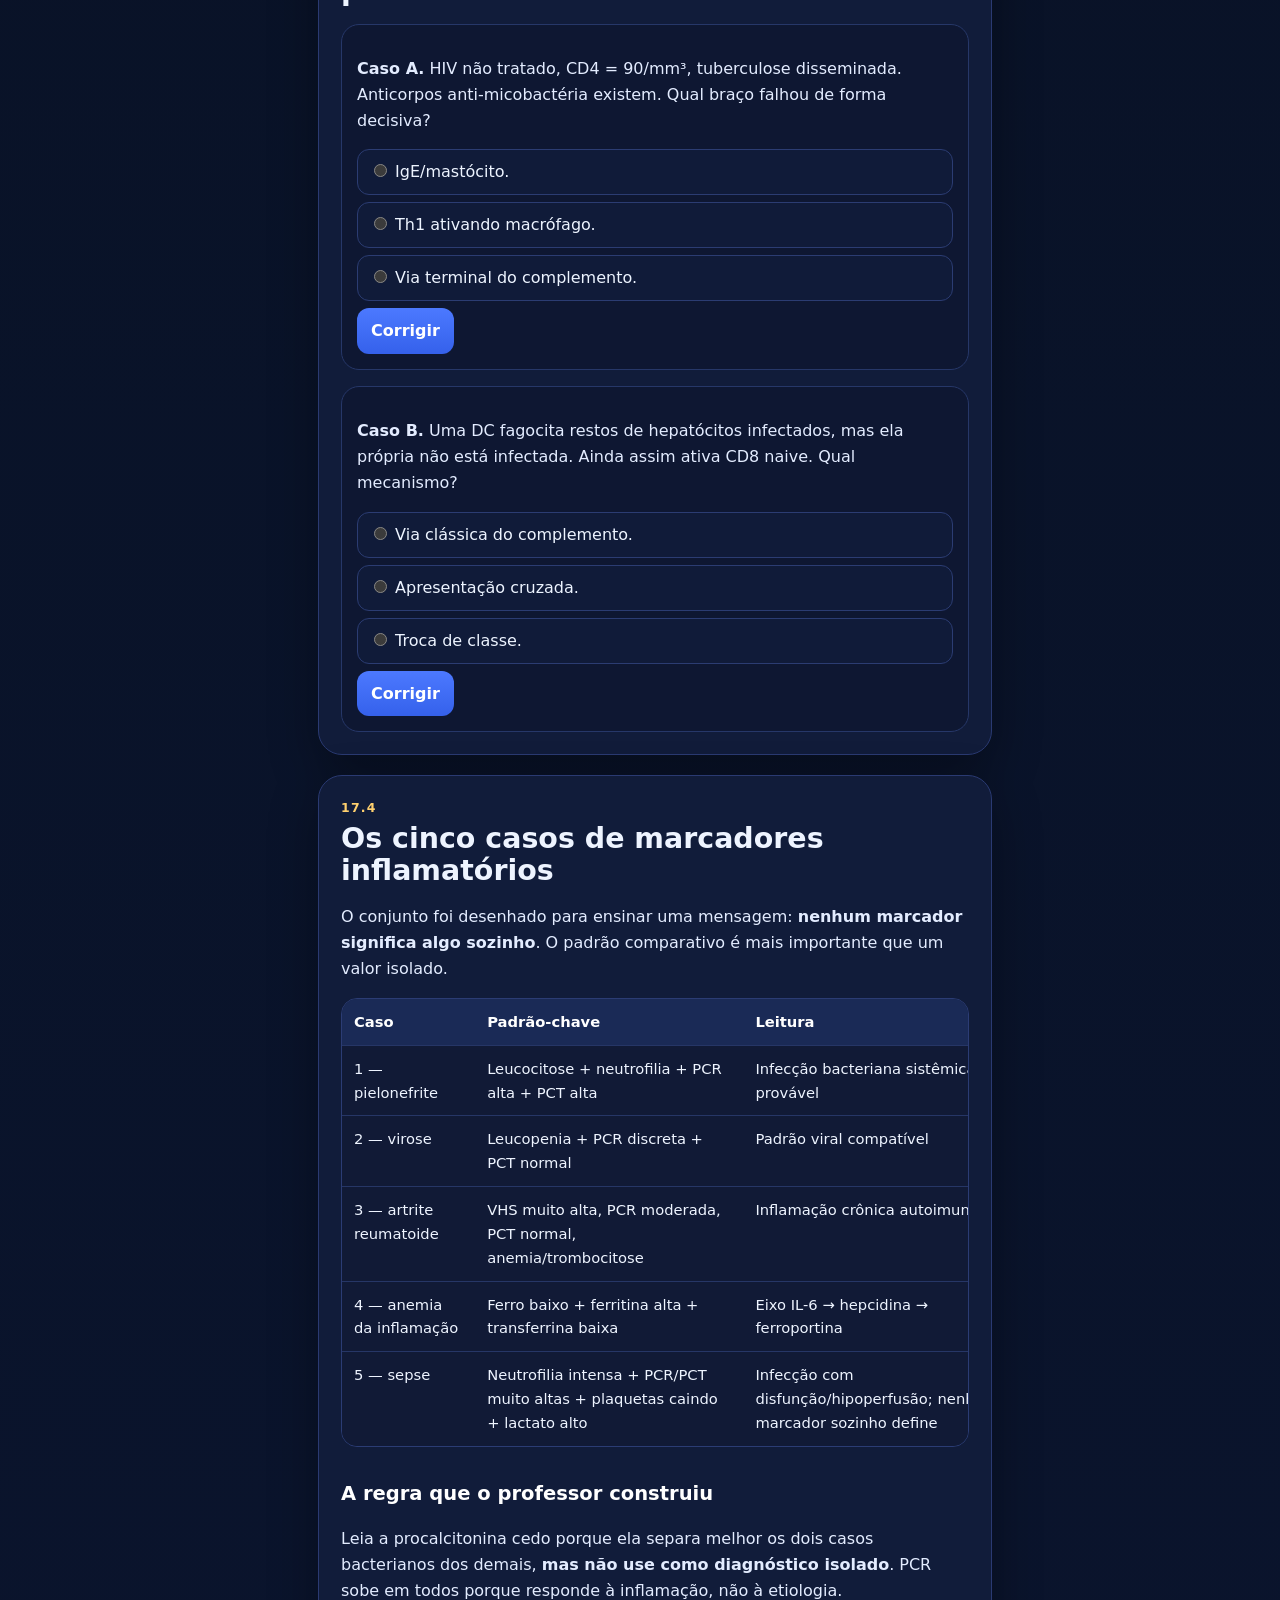
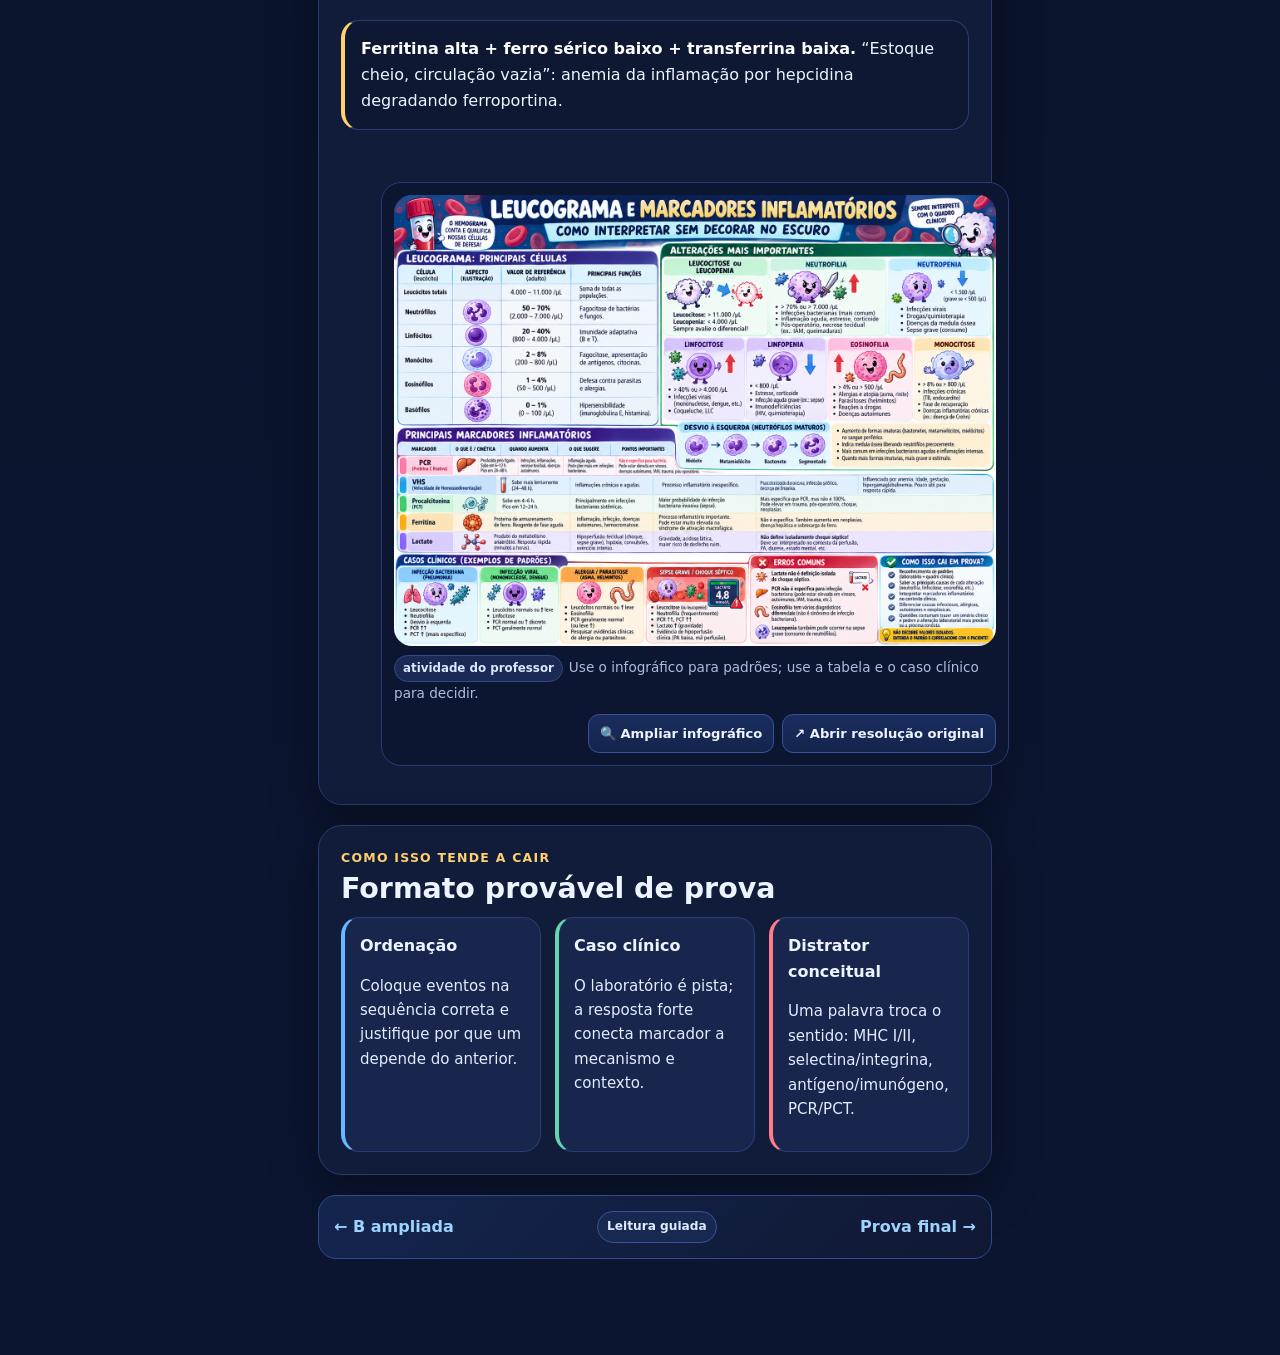
<file: 10-praticas.html>
<!DOCTYPE html>

<html lang="pt-BR"><head><meta charset="utf-8"/><meta content="width=device-width,initial-scale=1" name="viewport"/><title>Atividades práticas resolvidas — perfil do professor — Imunologia Premium</title><link href="styles.css" rel="stylesheet"/><link href="manifest.webmanifest" rel="manifest"/><meta content="#09101f" name="theme-color"/></head>
<body data-chapter="10-praticas"><div class="app">
<aside class="sidebar"><div class="brand"><span class="pill">AV1 • 3º semestre</span><h1>ImunoMed Premium</h1><p>Texto completo + visual + clínica + prova.</p></div>
<div class="nav-section">Capítulos</div><nav class="nav"><a href="index.html"><span class="num">⌂</span><span>Início</span></a><a href="01-fundamentos.html"><span class="num">1</span><span>Fundamentos</span></a><a href="02-celulas.html"><span class="num">2</span><span>Células e tecidos</span></a><a href="03-inata.html"><span class="num">3</span><span>Imunidade inata</span></a><a href="04-inflamacao.html"><span class="num">4</span><span>Inflamação</span></a><a href="05-mhc.html"><span class="num">5</span><span>MHC e apresentação</span></a><a href="06-t.html"><span class="num">6</span><span>Linfócitos T</span></a><a href="07-b.html"><span class="num">7</span><span>Linfócitos B</span></a><a href="08-vacinas.html"><span class="num">8</span><span>Vacinação AV1</span></a><a href="09-b-ampliada.html"><span class="num">16</span><span>B ampliada / centro germinativo</span></a><a href="10-praticas.html"><span class="num">17</span><span>Práticas do professor</span></a><a href="11-prova.html"><span class="num">★</span><span>Prova final</span></a></nav>
<div class="progressbox"><strong>Seu progresso</strong><div class="progressbar"><span data-progress=""></span></div><div class="tiny" data-progress-text="">0 de 11 capítulos • 0%</div><button class="done-btn" id="doneBtn" onclick="toggleDone()">Marcar capítulo como concluído</button></div>
<div class="progressbox"><strong>Buscar capítulo</strong><input aria-label="Buscar" oninput="filterNav(this.value)" placeholder="ex.: CD4, complemento..." style="width:100%;margin-top:8px;padding:9px;border-radius:10px;border:1px solid #30437d;background:#0d1732;color:inherit"/></div>
</aside>
<main class="main"><section class="hero"><div class="hero-grid"><div><div class="eyebrow">Parte 17</div><h2>Atividades práticas resolvidas — perfil do professor</h2><p>A parte mais preditiva do documento: estações, cartões e cinco casos de marcadores organizados como treino de prova.</p><div class="chapter-meta"><span class="pill">mais preditivo</span><span class="pill">casos reais</span><span class="pill">gabarito do professor</span></div></div><div class="figure"><img alt="Atividades práticas resolvidas — perfil do professor" src="assets/09_leucograma.png"/></div></div></section>
<section class="section" id="persona"><div class="eyebrow">Por que esta parte é a mais preditiva</div><h2>O “modelo-persona” do professor aparece nas atividades</h2><p class="lead">O material-base observa algo raro: há atividades montadas pelo docente e, no kit de cartões, existe gabarito comentado do próprio professor. Isso permite inferir um padrão de cobrança com muito mais segurança do que simplesmente adivinhar questões.</p><div class="grid3"><div class="card blue"><h4>Ele não pede só definição</h4><p>Ordenar etapas, classificar em colunas, localizar num diagrama e interpretar casos.</p></div><div class="card green"><h4>Ele cobra relações</h4><p>Quem apresenta para quem? Qual molécula vem antes? Qual marcador muda e por quê?</p></div><div class="card red"><h4>Ele explora erros previsíveis</h4><p>Negação em afirmação, troca MHC I/II, selectina/integrina, PCR/PCT, citosol/vesícula.</p></div></div></section>
<section class="section" id="estacao1"><div class="eyebrow">17.1</div><h2>Estação 1 — ordenar a ativação T</h2><div class="flow"><div class="node"><b>1. APC processa antígeno</b></div><div class="arrow">→</div><div class="node"><b>2. MHC–peptídeo</b></div><div class="arrow">→</div><div class="node"><b>3. TCR + correceptor</b></div><div class="arrow">→</div><div class="node"><b>4. B7–CD28</b></div><div class="arrow">→</div><div class="node"><b>5. IL-2/CD25</b><br/>expansão clonal</div></div><div class="callout error"><strong>Armadilha do professor.</strong> IL-2 não é um sinal paralelo ao reconhecimento/coestimulação; aparece <strong>depois</strong> que a célula recebeu os sinais de ativação.</div></section>
<section class="section" id="estacao2"><div class="eyebrow">17.2</div><h2>Estação 2 — MHC e processamento</h2><div class="grid2"><div class="card blue"><h4>Citosol</h4><p>Proteassomo → TAP → RE → MHC I → CD8.</p></div><div class="card red"><h4>Vesícula/endossomo</h4><p>Catepsinas → cadeia invariante/CLIP → HLA-DM → MHC II → CD4.</p></div></div><div class="callout memory"><strong>Decisão que resolve quase tudo.</strong> Não pergunte “é vírus ou bactéria?”; pergunte <strong>onde o antígeno está?</strong></div></section>
<section class="section" id="cartoes"><div class="eyebrow">17.3</div><h2>Os seis grupos de cartões — como o professor espera que você raciocine</h2><div class="tablewrap"><table class="table"><tr><th>Grupo</th><th>Problema</th><th>Rota dominante</th><th>Conceito-alvo</th></tr><tr><td>1</td><td>Vírus em célula infectada</td><td>Citosol → MHC I → CD8</td><td>CTL mata célula-alvo</td></tr><tr><td>2</td><td>Micobactéria em macrófago</td><td>Vesícula → MHC II → CD4/Th1</td><td>IFN-γ/CD40L “consertam” macrófago</td></tr><tr><td>3</td><td>Vacina proteica + adjuvante</td><td>Exógeno → MHC II → CD4/Tfh → B</td><td>Adjuvante e coestimulação; memória humoral</td></tr><tr><td>4</td><td>Tumor</td><td>Neoantígeno citosólico → MHC I → CD8</td><td>Perforina/granzimas + escape por ↓MHC I</td></tr><tr><td>5</td><td>Apresentação cruzada</td><td>Antígeno exógeno → citosol → MHC I</td><td>Exceção que permite priming de CD8</td></tr><tr><td>6</td><td>Transplante renal</td><td>Via direta/indireta de alorreconhecimento</td><td>HLA, rejeição, crossmatch</td></tr></table></div></section>
<section class="section" id="microcasos"><div class="eyebrow">Questões durante a leitura</div><h2>Microcasos no estilo provável do professor</h2>
<div class="quiz" data-explain="Mycobacterium vive em vesículas do macrófago. O CD4 Th1 secreta IFN-γ e fornece CD40L, aumentando a capacidade microbicida do macrófago." data-explain-a="IgE/mastócito é mais ligado a alergia/helmintos." data-explain-b="Correto: micobactéria em vesícula do macrófago exige eixo Th1–IFN-γ/CD40L." data-explain-c="Complemento terminal é clássico para Neisseria, não para esse padrão de TB em AIDS." id="qp1"><p><strong>Caso A.</strong> HIV não tratado, CD4 = 90/mm³, tuberculose disseminada. Anticorpos anti-micobactéria existem. Qual braço falhou de forma decisiva?</p><label><input name="qp1" type="radio" value="a"/> IgE/mastócito.</label><label><input name="qp1" type="radio" value="b"/> Th1 ativando macrófago.</label><label><input name="qp1" type="radio" value="c"/> Via terminal do complemento.</label><button class="btn" onclick="answerQuiz('qp1','b')">Corrigir</button><div class="feedback"></div></div>
<div class="quiz" data-explain="A apresentação cruzada permite que uma DC não infectada leve antígeno exógeno ao citosol, use proteassomo/MHC I e faça priming de CD8 naive." data-explain-a="Via clássica do complemento não faz priming de CD8." data-explain-b="Correto: DC transfere antígeno exógeno ao citosol e o apresenta em MHC I." data-explain-c="Troca de classe é processo de linfócito B." id="qp2"><p><strong>Caso B.</strong> Uma DC fagocita restos de hepatócitos infectados, mas ela própria não está infectada. Ainda assim ativa CD8 naive. Qual mecanismo?</p><label><input name="qp2" type="radio" value="a"/> Via clássica do complemento.</label><label><input name="qp2" type="radio" value="b"/> Apresentação cruzada.</label><label><input name="qp2" type="radio" value="c"/> Troca de classe.</label><button class="btn" onclick="answerQuiz('qp2','b')">Corrigir</button><div class="feedback"></div></div>
</section>
<section class="section" id="marcadores"><div class="eyebrow">17.4</div><h2>Os cinco casos de marcadores inflamatórios</h2><p>O conjunto foi desenhado para ensinar uma mensagem: <strong>nenhum marcador significa algo sozinho</strong>. O padrão comparativo é mais importante que um valor isolado.</p><div class="tablewrap"><table class="table"><tr><th>Caso</th><th>Padrão-chave</th><th>Leitura</th></tr><tr><td>1 — pielonefrite</td><td>Leucocitose + neutrofilia + PCR alta + PCT alta</td><td>Infecção bacteriana sistêmica provável</td></tr><tr><td>2 — virose</td><td>Leucopenia + PCR discreta + PCT normal</td><td>Padrão viral compatível</td></tr><tr><td>3 — artrite reumatoide</td><td>VHS muito alta, PCR moderada, PCT normal, anemia/trombocitose</td><td>Inflamação crônica autoimune</td></tr><tr><td>4 — anemia da inflamação</td><td>Ferro baixo + ferritina alta + transferrina baixa</td><td>Eixo IL-6 → hepcidina → ferroportina</td></tr><tr><td>5 — sepse</td><td>Neutrofilia intensa + PCR/PCT muito altas + plaquetas caindo + lactato alto</td><td>Infecção com disfunção/hipoperfusão; nenhum marcador sozinho define</td></tr></table></div><div class="split" style="margin-top:14px"><div><h3>A regra que o professor construiu</h3><p>Leia a procalcitonina cedo porque ela separa melhor os dois casos bacterianos dos demais, <strong>mas não use como diagnóstico isolado</strong>. PCR sobe em todos porque responde à inflamação, não à etiologia.</p><div class="callout memory"><strong>Ferritina alta + ferro sérico baixo + transferrina baixa.</strong> “Estoque cheio, circulação vazia”: anemia da inflamação por hepcidina degradando ferroportina.</div></div><figure class="figure"><img alt="Leucograma e marcadores" src="assets/09_leucograma.png"/><figcaption><span class="captiontag">atividade do professor</span>Use o infográfico para padrões; use a tabela e o caso clínico para decidir.</figcaption></figure></div></section>
<section class="section" id="como-prova"><div class="eyebrow">Como isso tende a cair</div><h2>Formato provável de prova</h2><div class="grid3"><div class="card blue"><h4>Ordenação</h4><p>Coloque eventos na sequência correta e justifique por que um depende do anterior.</p></div><div class="card green"><h4>Caso clínico</h4><p>O laboratório é pista; a resposta forte conecta marcador a mecanismo e contexto.</p></div><div class="card red"><h4>Distrator conceitual</h4><p>Uma palavra troca o sentido: MHC I/II, selectina/integrina, antígeno/imunógeno, PCR/PCT.</p></div></div></section>
<div class="chapter-end"><div><a href="09-b-ampliada.html">← B ampliada</a></div><div><span class="premium-badge">Leitura guiada</span></div><div><a href="11-prova.html">Prova final →</a></div></div></main>
<aside class="rightbar"><h3>Nesta página</h3><a href="#persona">Persona do professor</a><a href="#estacao1">Estação 1</a><a href="#estacao2">Estação 2</a><a href="#cartoes">Seis grupos</a><a href="#microcasos">Microcasos</a><a href="#marcadores">Cinco casos</a><a href="#como-prova">Formato provável</a><div class="tools"><h3>Ferramentas</h3><div class="toolrow"><button class="toolbtn" onclick="toggleTheme()">☀︎/☾ Tema</button><button class="toolbtn" onclick="toggleFocus()">◎ Foco</button><button class="toolbtn" onclick="changeFont(1)">A+ Fonte</button><button class="toolbtn" onclick="changeFont(-1)">A− Fonte</button></div><div class="source-note">Base: material original da disciplina. Correções externas são marcadas como “Auditoria externa”.</div></div></aside>
</div><script src="app.js"></script><script>document.querySelectorAll('.nav a').forEach(a=>{if(a.getAttribute('href')==='10-praticas.html'||('10-praticas'==='index'&&a.getAttribute('href')==='index.html'))a.classList.add('active')});</script></body></html>
</file>
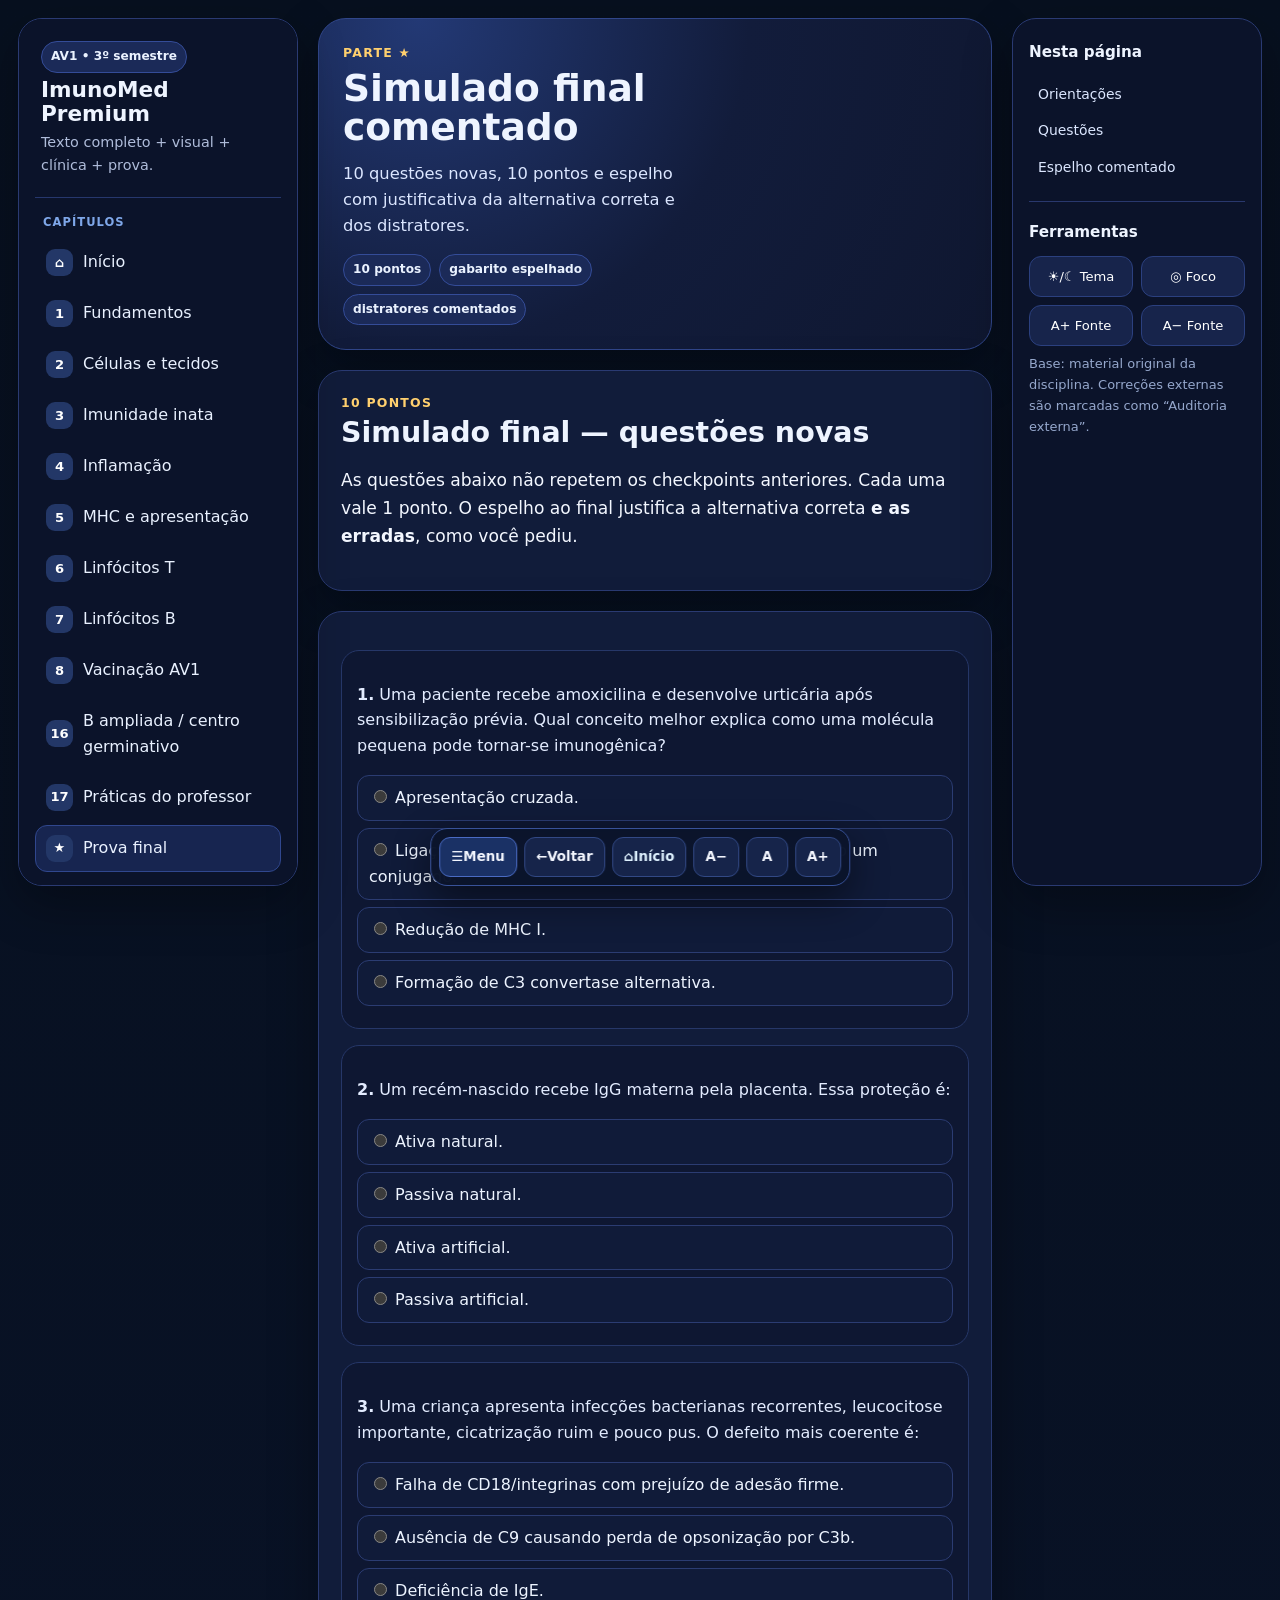
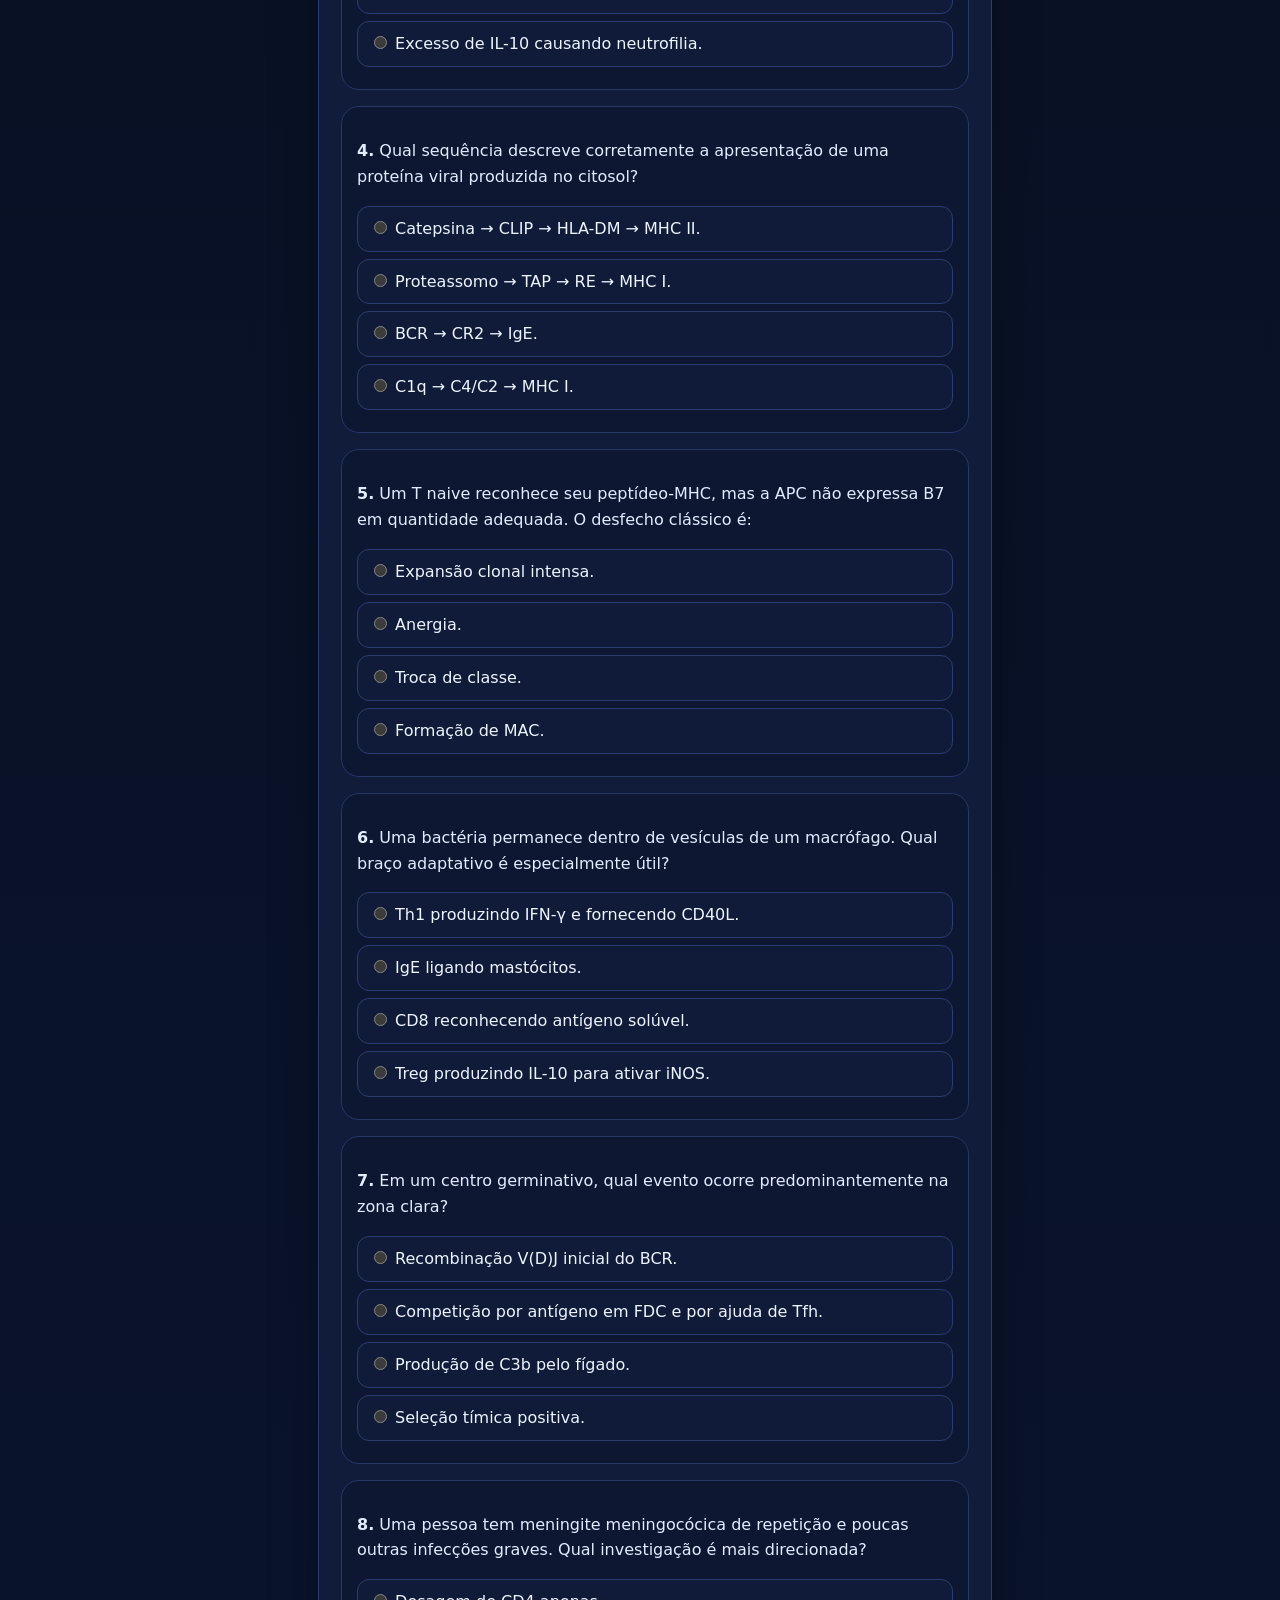
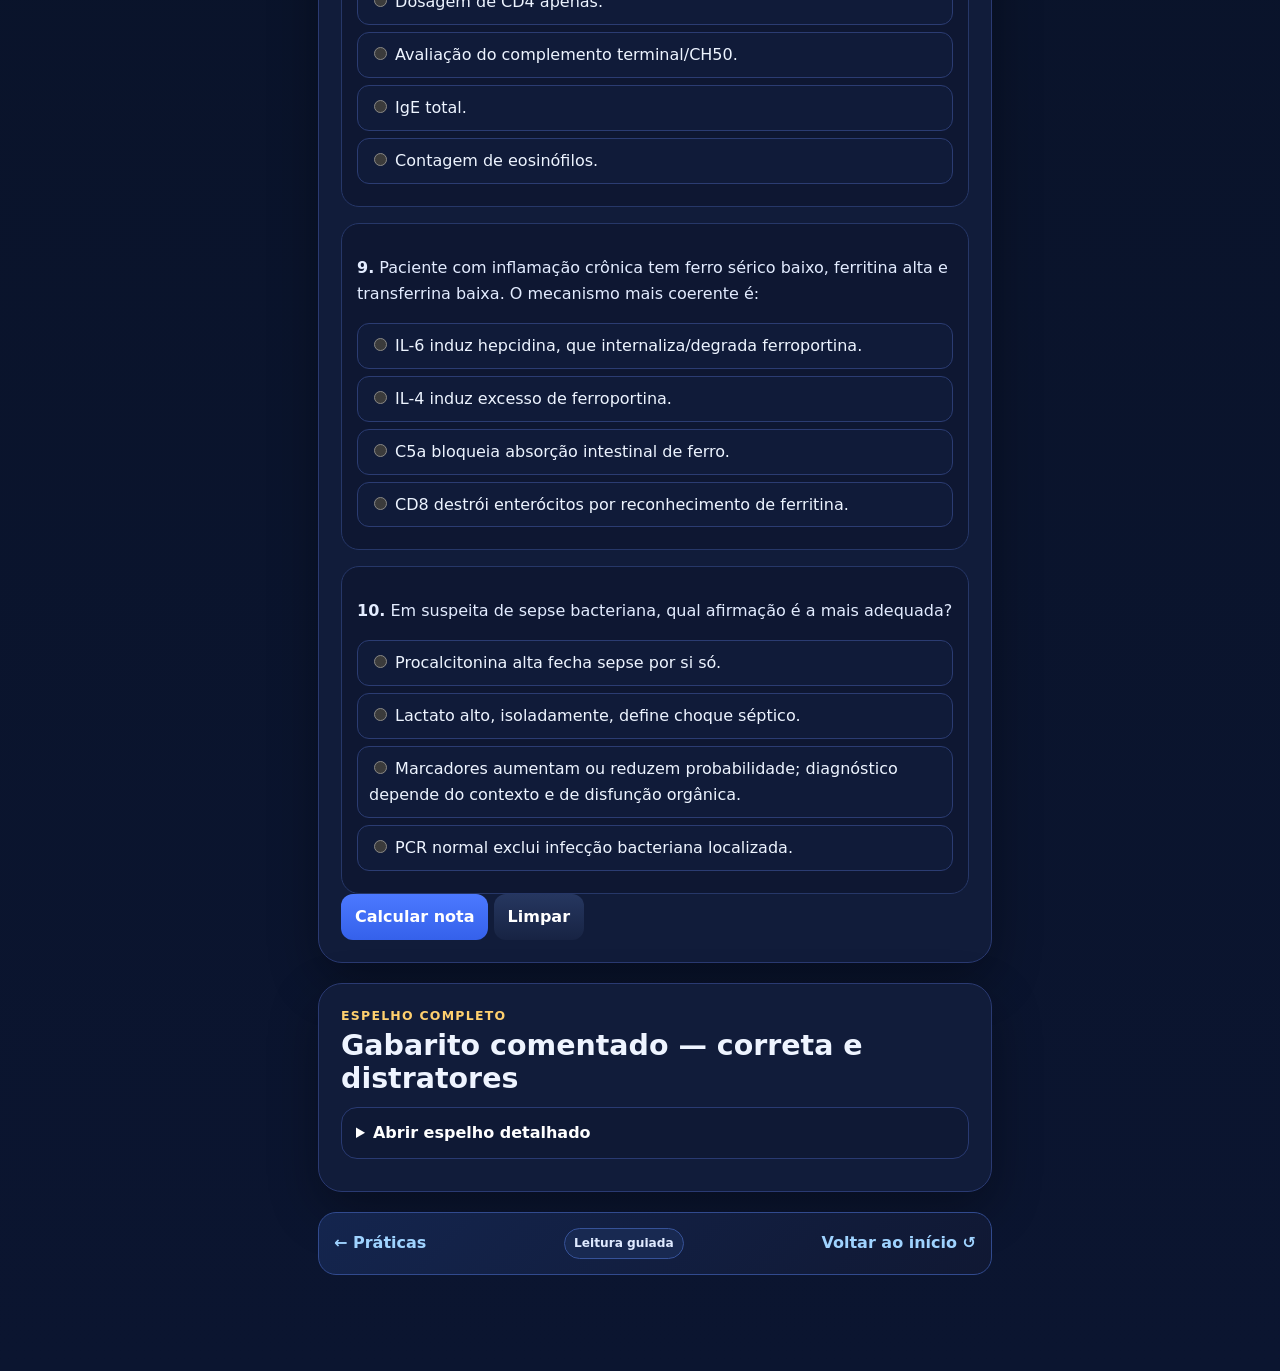
<file: 11-prova.html>
<!DOCTYPE html>

<html lang="pt-BR"><head><meta charset="utf-8"/><meta content="width=device-width,initial-scale=1" name="viewport"/><title>Simulado final comentado — Imunologia Premium</title><link href="styles.css" rel="stylesheet"/><link href="manifest.webmanifest" rel="manifest"/><meta content="#09101f" name="theme-color"/></head>
<body data-chapter="11-prova"><div class="app">
<aside class="sidebar"><div class="brand"><span class="pill">AV1 • 3º semestre</span><h1>ImunoMed Premium</h1><p>Texto completo + visual + clínica + prova.</p></div>
<div class="nav-section">Capítulos</div><nav class="nav"><a href="index.html"><span class="num">⌂</span><span>Início</span></a><a href="01-fundamentos.html"><span class="num">1</span><span>Fundamentos</span></a><a href="02-celulas.html"><span class="num">2</span><span>Células e tecidos</span></a><a href="03-inata.html"><span class="num">3</span><span>Imunidade inata</span></a><a href="04-inflamacao.html"><span class="num">4</span><span>Inflamação</span></a><a href="05-mhc.html"><span class="num">5</span><span>MHC e apresentação</span></a><a href="06-t.html"><span class="num">6</span><span>Linfócitos T</span></a><a href="07-b.html"><span class="num">7</span><span>Linfócitos B</span></a><a href="08-vacinas.html"><span class="num">8</span><span>Vacinação AV1</span></a><a href="09-b-ampliada.html"><span class="num">16</span><span>B ampliada / centro germinativo</span></a><a href="10-praticas.html"><span class="num">17</span><span>Práticas do professor</span></a><a href="11-prova.html"><span class="num">★</span><span>Prova final</span></a></nav>
<div class="progressbox"><strong>Seu progresso</strong><div class="progressbar"><span data-progress=""></span></div><div class="tiny" data-progress-text="">0 de 11 capítulos • 0%</div><button class="done-btn" id="doneBtn" onclick="toggleDone()">Marcar capítulo como concluído</button></div>
<div class="progressbox"><strong>Buscar capítulo</strong><input aria-label="Buscar" oninput="filterNav(this.value)" placeholder="ex.: CD4, complemento..." style="width:100%;margin-top:8px;padding:9px;border-radius:10px;border:1px solid #30437d;background:#0d1732;color:inherit"/></div>
</aside>
<main class="main"><section class="hero"><div class="hero-grid"><div><div class="eyebrow">Parte ★</div><h2>Simulado final comentado</h2><p>10 questões novas, 10 pontos e espelho com justificativa da alternativa correta e dos distratores.</p><div class="chapter-meta"><span class="pill">10 pontos</span><span class="pill">gabarito espelhado</span><span class="pill">distratores comentados</span></div></div></div></section>
<section class="section" id="orientacoes"><div class="eyebrow">10 pontos</div><h2>Simulado final — questões novas</h2><p class="lead">As questões abaixo não repetem os checkpoints anteriores. Cada uma vale 1 ponto. O espelho ao final justifica a alternativa correta <strong>e as erradas</strong>, como você pediu.</p></section>
<section class="section" id="questoes"><form id="finalForm">
<div class="quiz" data-final="1"><p><strong>1.</strong> Uma paciente recebe amoxicilina e desenvolve urticária após sensibilização prévia. Qual conceito melhor explica como uma molécula pequena pode tornar-se imunogênica?</p><label><input name="q1" type="radio" value="a"/> Apresentação cruzada.</label><label><input name="q1" type="radio" value="b"/> Ligação covalente a uma proteína carreadora, formando um conjugado.</label><label><input name="q1" type="radio" value="c"/> Redução de MHC I.</label><label><input name="q1" type="radio" value="d"/> Formação de C3 convertase alternativa.</label></div>
<div class="quiz" data-final="2"><p><strong>2.</strong> Um recém-nascido recebe IgG materna pela placenta. Essa proteção é:</p><label><input name="q2" type="radio" value="a"/> Ativa natural.</label><label><input name="q2" type="radio" value="b"/> Passiva natural.</label><label><input name="q2" type="radio" value="c"/> Ativa artificial.</label><label><input name="q2" type="radio" value="d"/> Passiva artificial.</label></div>
<div class="quiz" data-final="3"><p><strong>3.</strong> Uma criança apresenta infecções bacterianas recorrentes, leucocitose importante, cicatrização ruim e pouco pus. O defeito mais coerente é:</p><label><input name="q3" type="radio" value="a"/> Falha de CD18/integrinas com prejuízo de adesão firme.</label><label><input name="q3" type="radio" value="b"/> Ausência de C9 causando perda de opsonização por C3b.</label><label><input name="q3" type="radio" value="c"/> Deficiência de IgE.</label><label><input name="q3" type="radio" value="d"/> Excesso de IL-10 causando neutrofilia.</label></div>
<div class="quiz" data-final="4"><p><strong>4.</strong> Qual sequência descreve corretamente a apresentação de uma proteína viral produzida no citosol?</p><label><input name="q4" type="radio" value="a"/> Catepsina → CLIP → HLA-DM → MHC II.</label><label><input name="q4" type="radio" value="b"/> Proteassomo → TAP → RE → MHC I.</label><label><input name="q4" type="radio" value="c"/> BCR → CR2 → IgE.</label><label><input name="q4" type="radio" value="d"/> C1q → C4/C2 → MHC I.</label></div>
<div class="quiz" data-final="5"><p><strong>5.</strong> Um T naive reconhece seu peptídeo-MHC, mas a APC não expressa B7 em quantidade adequada. O desfecho clássico é:</p><label><input name="q5" type="radio" value="a"/> Expansão clonal intensa.</label><label><input name="q5" type="radio" value="b"/> Anergia.</label><label><input name="q5" type="radio" value="c"/> Troca de classe.</label><label><input name="q5" type="radio" value="d"/> Formação de MAC.</label></div>
<div class="quiz" data-final="6"><p><strong>6.</strong> Uma bactéria permanece dentro de vesículas de um macrófago. Qual braço adaptativo é especialmente útil?</p><label><input name="q6" type="radio" value="a"/> Th1 produzindo IFN-γ e fornecendo CD40L.</label><label><input name="q6" type="radio" value="b"/> IgE ligando mastócitos.</label><label><input name="q6" type="radio" value="c"/> CD8 reconhecendo antígeno solúvel.</label><label><input name="q6" type="radio" value="d"/> Treg produzindo IL-10 para ativar iNOS.</label></div>
<div class="quiz" data-final="7"><p><strong>7.</strong> Em um centro germinativo, qual evento ocorre predominantemente na zona clara?</p><label><input name="q7" type="radio" value="a"/> Recombinação V(D)J inicial do BCR.</label><label><input name="q7" type="radio" value="b"/> Competição por antígeno em FDC e por ajuda de Tfh.</label><label><input name="q7" type="radio" value="c"/> Produção de C3b pelo fígado.</label><label><input name="q7" type="radio" value="d"/> Seleção tímica positiva.</label></div>
<div class="quiz" data-final="8"><p><strong>8.</strong> Uma pessoa tem meningite meningocócica de repetição e poucas outras infecções graves. Qual investigação é mais direcionada?</p><label><input name="q8" type="radio" value="a"/> Dosagem de CD4 apenas.</label><label><input name="q8" type="radio" value="b"/> Avaliação do complemento terminal/CH50.</label><label><input name="q8" type="radio" value="c"/> IgE total.</label><label><input name="q8" type="radio" value="d"/> Contagem de eosinófilos.</label></div>
<div class="quiz" data-final="9"><p><strong>9.</strong> Paciente com inflamação crônica tem ferro sérico baixo, ferritina alta e transferrina baixa. O mecanismo mais coerente é:</p><label><input name="q9" type="radio" value="a"/> IL-6 induz hepcidina, que internaliza/degrada ferroportina.</label><label><input name="q9" type="radio" value="b"/> IL-4 induz excesso de ferroportina.</label><label><input name="q9" type="radio" value="c"/> C5a bloqueia absorção intestinal de ferro.</label><label><input name="q9" type="radio" value="d"/> CD8 destrói enterócitos por reconhecimento de ferritina.</label></div>
<div class="quiz" data-final="10"><p><strong>10.</strong> Em suspeita de sepse bacteriana, qual afirmação é a mais adequada?</p><label><input name="q10" type="radio" value="a"/> Procalcitonina alta fecha sepse por si só.</label><label><input name="q10" type="radio" value="b"/> Lactato alto, isoladamente, define choque séptico.</label><label><input name="q10" type="radio" value="c"/> Marcadores aumentam ou reduzem probabilidade; diagnóstico depende do contexto e de disfunção orgânica.</label><label><input name="q10" type="radio" value="d"/> PCR normal exclui infecção bacteriana localizada.</label></div>
<button class="btn" onclick="gradeFinal()" type="button">Calcular nota</button> <button class="btn secondary" onclick="document.getElementById('finalResult').innerHTML='';document.getElementById('mirror').open=false" type="reset">Limpar</button><div id="finalResult"></div></form></section>
<section class="section" id="gabarito"><div class="eyebrow">Espelho completo</div><h2>Gabarito comentado — correta e distratores</h2><details id="mirror"><summary>Abrir espelho detalhado</summary>
<h3>1 — correta B</h3><ul class="tight"><li><strong>A:</strong> errada; apresentação cruzada trata de antígeno exógeno apresentado em MHC I.</li><li><strong>B:</strong> correta; hapteno ligado a carreador pode formar imunógeno completo.</li><li><strong>C:</strong> errada; redução de MHC I relaciona-se a escape de CTL/NK.</li><li><strong>D:</strong> errada; complemento não explica imunogenicidade do hapteno.</li></ul>
<h3>2 — correta B</h3><ul class="tight"><li><strong>A:</strong> errada; o bebê não produziu a resposta.</li><li><strong>B:</strong> correta; anticorpo veio pronto da mãe sem intervenção médica.</li><li><strong>C/D:</strong> erradas; artificial exige intervenção deliberada.</li></ul>
<h3>3 — correta A</h3><ul class="tight"><li><strong>A:</strong> correta; LAD-1 compromete β2 integrinas/CD18 e adesão firme.</li><li><strong>B:</strong> errada; C9 compromete MAC, mas C3b/opsonização permanece; não explica ausência de pus com leucocitose.</li><li><strong>C:</strong> errada; IgE relaciona-se principalmente a alergia/helmintos.</li><li><strong>D:</strong> errada; IL-10 é anti-inflamatória e não explica o fenótipo clássico.</li></ul>
<h3>4 — correta B</h3><ul class="tight"><li><strong>A:</strong> via de classe II, não citosólica.</li><li><strong>B:</strong> correta; proteassomo corta, TAP transporta ao RE e MHC I apresenta.</li><li><strong>C/D:</strong> não são rotas de processamento de antígeno citosólico.</li></ul>
<h3>5 — correta B</h3><ul class="tight"><li><strong>A:</strong> exige coestimulação adequada.</li><li><strong>B:</strong> correta; sinal 1 sem sinal 2 favorece anergia/tolerância periférica.</li><li><strong>C:</strong> ocorre em B, não é destino direto do T naive.</li><li><strong>D:</strong> pertence ao complemento.</li></ul>
<h3>6 — correta A</h3><ul class="tight"><li><strong>A:</strong> correta; Th1 ativa macrófago por IFN-γ/CD40L para matar o que já fagocitou.</li><li><strong>B:</strong> helmintos/alergia.</li><li><strong>C:</strong> CD8 reconhece peptídeo-MHC I, não antígeno solúvel.</li><li><strong>D:</strong> Treg suprime; IL-10 não é o sinal clássico de ativação microbicida.</li></ul>
<h3>7 — correta B</h3><ul class="tight"><li><strong>A:</strong> V(D)J ocorre antes, na maturação B.</li><li><strong>B:</strong> correta; zona clara seleciona clones de melhor afinidade com FDC/Tfh.</li><li><strong>C/D:</strong> processos de outros sistemas/órgãos.</li></ul>
<h3>8 — correta B</h3><ul class="tight"><li><strong>A:</strong> CD4 não é o padrão estreito típico.</li><li><strong>B:</strong> correta; deficiência de C5–C9 predispõe especialmente a Neisseria; CH50 pode ser triagem.</li><li><strong>C/D:</strong> não explicam o padrão clínico.</li></ul>
<h3>9 — correta A</h3><ul class="tight"><li><strong>A:</strong> correta; IL-6 → hepcidina → perda de ferroportina → ferro retido em estoque.</li><li><strong>B/C/D:</strong> não correspondem ao mecanismo da anemia da inflamação.</li></ul>
<h3>10 — correta C</h3><ul class="tight"><li><strong>A:</strong> errada; PCT aumenta probabilidade de etiologia bacteriana, não define sepse.</li><li><strong>B:</strong> errada; lactato isolado não define choque séptico.</li><li><strong>C:</strong> correta; avaliação integra infecção, disfunção orgânica e contexto hemodinâmico/metabólico.</li><li><strong>D:</strong> errada; PCR normal não exclui toda infecção localizada.</li></ul>
</details></section>
<script>
function gradeFinal(){
 const key={q1:'b',q2:'b',q3:'a',q4:'b',q5:'b',q6:'a',q7:'b',q8:'b',q9:'a',q10:'c'};let s=0,miss=[];
 Object.entries(key).forEach(([q,a],i)=>{const e=document.querySelector(`input[name="${q}"]:checked`);if(e&&e.value===a)s++;else miss.push(i+1)});
 const box=document.getElementById('finalResult');box.innerHTML=`<div class="callout ${s>=7?'clinic':'error'}"><strong>Nota: ${s}/10.</strong> ${s>=9?'Excelente domínio do núcleo da AV1.':s>=7?'Boa base; revise os itens errados antes da prova.':'Volte aos capítulos correspondentes antes de repetir o simulado.'}${miss.length?'<br>Revisar: '+miss.join(', '):''}</div>`;document.getElementById('mirror').open=true;box.scrollIntoView({behavior:'smooth',block:'center'});
}
</script>
<div class="chapter-end"><div><a href="10-praticas.html">← Práticas</a></div><div><span class="premium-badge">Leitura guiada</span></div><div><a href="index.html">Voltar ao início ↺</a></div></div></main>
<aside class="rightbar"><h3>Nesta página</h3><a href="#orientacoes">Orientações</a><a href="#questoes">Questões</a><a href="#gabarito">Espelho comentado</a><div class="tools"><h3>Ferramentas</h3><div class="toolrow"><button class="toolbtn" onclick="toggleTheme()">☀︎/☾ Tema</button><button class="toolbtn" onclick="toggleFocus()">◎ Foco</button><button class="toolbtn" onclick="changeFont(1)">A+ Fonte</button><button class="toolbtn" onclick="changeFont(-1)">A− Fonte</button></div><div class="source-note">Base: material original da disciplina. Correções externas são marcadas como “Auditoria externa”.</div></div></aside>
</div><script src="app.js"></script><script>document.querySelectorAll('.nav a').forEach(a=>{if(a.getAttribute('href')==='11-prova.html'||('11-prova'==='index'&&a.getAttribute('href')==='index.html'))a.classList.add('active')});</script></body></html>
</file>
<file: styles.css>
:root{
  --bg:#07101f;--bg2:#0b1530;--panel:#111b38;--panel2:#17244a;--panel3:#0f1833;
  --line:#2a3a72;--text:#eef4ff;--muted:#afbcda;--blue:#66b8ff;--green:#64d6ae;
  --gold:#ffd06e;--red:#ff7d8b;--violet:#bf9cff;--cyan:#69e0e7;--shadow:0 18px 50px rgba(0,0,0,.32);
  --radius:22px;--content:930px;
}
*{box-sizing:border-box}html{scroll-behavior:smooth}body{margin:0;background:linear-gradient(180deg,var(--bg),var(--bg2));color:var(--text);font-family:Inter,ui-sans-serif,system-ui,-apple-system,"Segoe UI",Roboto,Arial,sans-serif;line-height:1.62}
a{color:#9fd3ff;text-decoration:none}img{max-width:100%;display:block;border-radius:18px}button,input{font:inherit}
.app{max-width:1700px;margin:auto;padding:18px;display:grid;grid-template-columns:280px minmax(0,1fr) 250px;gap:20px}
.sidebar,.rightbar{position:sticky;top:16px;height:calc(100vh - 32px);overflow:auto;background:rgba(15,23,48,.88);backdrop-filter:blur(14px);border:1px solid var(--line);border-radius:24px;padding:16px;box-shadow:var(--shadow)}
.brand{padding:6px 6px 16px;border-bottom:1px solid #26376d;margin-bottom:12px}.brand h1{font-size:1.35rem;line-height:1.08;margin:.35rem 0}.brand p{font-size:.9rem;color:var(--muted);margin:.25rem 0}.pill{display:inline-block;padding:5px 9px;border-radius:999px;background:#1b2a58;border:1px solid #344c98;color:#eaf2ff;font-size:.76rem;font-weight:800}
.nav-section{font-size:.72rem;text-transform:uppercase;letter-spacing:.09em;color:#7fa7e9;font-weight:800;margin:15px 8px 7px}.nav a{display:flex;gap:10px;align-items:center;padding:9px 10px;margin:4px 0;border-radius:12px;color:#e9f1ff;border:1px solid transparent}.nav a:hover,.nav a.active{background:#172550;border-color:#30478e}.num{width:27px;height:27px;display:grid;place-items:center;border-radius:9px;background:#233767;color:#fff;font-weight:800;font-size:.82rem;flex:none}
.progressbox{margin-top:14px;padding:13px;background:linear-gradient(180deg,#182754,#111b39);border:1px solid #314890;border-radius:16px}.progressbar{height:8px;background:#0b132b;border-radius:99px;overflow:hidden;margin:8px 0}.progressbar>span{display:block;height:100%;width:0;background:linear-gradient(90deg,var(--cyan),var(--blue));transition:.25s}.tiny{font-size:.84rem;color:var(--muted)}
.main{min-width:0}.hero{background:radial-gradient(circle at 15% 0%,#233975 0%,#121c3b 50%,#0f1730 100%);border:1px solid #30468a;border-radius:28px;padding:24px;box-shadow:var(--shadow);overflow:hidden}.hero-grid{display:grid;grid-template-columns:1.12fr .88fr;gap:24px;align-items:center}.eyebrow{font-size:.78rem;text-transform:uppercase;letter-spacing:.1em;color:var(--gold);font-weight:900}.hero h2{font-size:2.35rem;line-height:1.05;margin:.35rem 0 .8rem}.hero p{font-size:1.02rem;color:#dbe6ff;margin:.5rem 0}.chapter-meta{display:flex;gap:8px;flex-wrap:wrap;margin-top:14px}
.section{margin-top:20px;background:var(--panel);border:1px solid var(--line);border-radius:24px;padding:22px;box-shadow:var(--shadow)}.section h2{font-size:1.78rem;line-height:1.15;margin:.25rem 0 .7rem}.section h3{font-size:1.22rem;margin:1.1rem 0 .45rem;color:#fff}.section p{max-width:var(--content);color:#e3ecff}.lead{font-size:1.07rem;color:#f3f7ff!important}.subtle{color:var(--muted)!important}
.grid2{display:grid;grid-template-columns:repeat(2,minmax(0,1fr));gap:14px}.grid3{display:grid;grid-template-columns:repeat(3,minmax(0,1fr));gap:14px}.grid4{display:grid;grid-template-columns:repeat(4,minmax(0,1fr));gap:12px}.split{display:grid;grid-template-columns:minmax(0,1fr) minmax(360px,.9fr);gap:22px;align-items:start}
.card{padding:15px;border-radius:18px;background:var(--panel2);border:1px solid #2a3b75}.card h4{margin:0 0 7px;font-size:1rem}.card p,.card li{font-size:.94rem}.blue{border-left:4px solid var(--blue)}.green{border-left:4px solid var(--green)}.gold{border-left:4px solid var(--gold)}.red{border-left:4px solid var(--red)}.violet{border-left:4px solid var(--violet)}.cyan{border-left:4px solid var(--cyan)}
.callout{padding:15px 16px;border-radius:18px;margin:14px 0;background:var(--panel3);border:1px solid #2b3c74}.callout strong:first-child{color:#fff}.callout.memory{border-left:4px solid var(--gold)}.callout.clinic{border-left:4px solid var(--green)}.callout.error{border-left:4px solid var(--red)}.callout.mechanism{border-left:4px solid var(--blue)}.callout.source{border-left:4px solid var(--violet)}
ul,ol{padding-left:21px}.tight li{margin:.25rem 0}.tablewrap{overflow:auto;border-radius:16px;border:1px solid #2b3c74}.table{width:100%;border-collapse:collapse;min-width:680px;background:#111a36}.table th{background:#1a2a56;color:#fff;text-align:left}.table th,.table td{padding:11px 12px;border-bottom:1px solid #263666;vertical-align:top;font-size:.92rem}.table tr:last-child td{border-bottom:none}
.flow{display:flex;gap:10px;align-items:stretch;overflow:auto;padding:4px 0}.flow .node{min-width:150px;flex:1;padding:13px;border-radius:16px;background:#16234a;border:1px solid #2d427f}.arrow{display:grid;place-items:center;color:var(--gold);font-weight:900;font-size:1.3rem}
.figure{background:#0d1630;border:1px solid #293b77;border-radius:20px;padding:12px}.figure figcaption{color:#aebcdf;font-size:.85rem;margin-top:9px}.figure img{width:100%;height:auto}.captiontag{display:inline-block;margin-right:6px;color:#dbe6ff;background:#1b2a55;border:1px solid #324986;border-radius:999px;padding:3px 8px;font-size:.74rem;font-weight:700}
details{background:#101a37;border:1px solid #293a72;border-radius:16px;padding:12px 14px;margin:10px 0}details summary{cursor:pointer;font-weight:850;color:#fff}.quiz{margin-top:16px;padding:15px;background:#0e1732;border:1px solid #263768;border-radius:18px}.quiz label{display:block;padding:7px 9px;border-radius:10px;margin:5px 0;background:#121d3d;cursor:pointer}.quiz label:hover{background:#17264f}.btn{border:0;border-radius:12px;padding:10px 14px;color:white;font-weight:800;background:linear-gradient(180deg,#4c79ff,#3561eb);cursor:pointer}.btn.secondary{background:linear-gradient(180deg,#263760,#172343)}.feedback{margin-top:10px;padding:11px;border-radius:12px;background:#102149;border:1px solid #2d54a9;display:none}
.flashrow{display:grid;grid-template-columns:repeat(4,minmax(0,1fr));gap:10px}.flash{padding:12px;border-radius:15px;background:#15234a;border:1px solid #2d427e}.flash b{display:block;color:#fff}.flash span{font-size:.88rem;color:#dce6ff}.flashnote{font-size:.82rem;color:#93a6ce;margin-top:7px}
.rightbar h3{font-size:.95rem;margin:.3rem 0 .7rem}.rightbar a{display:block;padding:7px 9px;border-radius:10px;font-size:.87rem;color:#dce7ff}.rightbar a:hover{background:#19264d}.tools{margin-top:16px;padding-top:13px;border-top:1px solid #29386d}.toolrow{display:grid;grid-template-columns:1fr 1fr;gap:8px}.toolbtn{padding:9px;border:1px solid #2b407f;border-radius:12px;background:#17244b;color:#fff;font-size:.82rem;cursor:pointer}.toolbtn:hover{background:#1d2d5d}.source-note{font-size:.81rem;color:#95a7cc;margin-top:8px}.done-btn{width:100%;padding:10px;border-radius:12px;border:1px solid #2d4e8d;background:#163c4a;color:#dfffee;font-weight:850;cursor:pointer;margin-top:10px}.done-btn.done{background:#184b36;border-color:#2b7650}
.focus .sidebar,.focus .rightbar{display:none}.focus .app{grid-template-columns:1fr;max-width:1100px}.light{--bg:#edf3fb;--bg2:#f7f9fe;--panel:#fff;--panel2:#f4f7fd;--panel3:#f7f9fe;--line:#d7e1f3;--text:#13203a;--muted:#5d6f91;--shadow:0 12px 30px rgba(34,54,94,.12)}.light .section p,.light .hero p{color:#253756}.light .nav a,.light .rightbar a,.light .card p,.light .card li,.light .table td,.light .flash span{color:#273958}.light .hero{background:linear-gradient(180deg,#eff5ff,#e8f0ff)}.light .card,.light .callout,.light details,.light .quiz,.light .flash,.light .figure,.light .table{background:#fff}.light .table th{background:#eaf0fb;color:#14223d}.light .brand h1,.light .section h2,.light .section h3,.light .card h4,.light details summary,.light .flash b{color:#13203a}
@media(max-width:1260px){.app{grid-template-columns:260px 1fr}.rightbar{display:none}.split{grid-template-columns:1fr}.hero-grid{grid-template-columns:1fr}.grid4{grid-template-columns:repeat(2,1fr)}}
@media(max-width:900px){.app{grid-template-columns:1fr;padding:10px}.sidebar{position:relative;height:auto;top:auto}.nav{display:grid;grid-template-columns:1fr 1fr}.grid3,.grid2,.flashrow,.grid4{grid-template-columns:1fr}.hero h2{font-size:1.95rem}.section{padding:17px}.flow{flex-direction:column}.arrow{transform:rotate(90deg)}}
@media(max-width:560px){.nav{grid-template-columns:1fr}.hero{padding:17px}.hero h2{font-size:1.65rem}.app{padding:8px}.section{border-radius:18px}.sidebar{border-radius:18px}}


/* Premium QA additions */
.quiz label{display:block;padding:9px 11px;margin:7px 0;border:1px solid #2b3c72;border-radius:12px;background:#0f1832;transition:.2s}.quiz label:hover{border-color:#5270c7;background:#142147}.quiz label.choice-ok{border-color:#46c995;background:#103c35}.quiz label.choice-bad{border-color:#ef7181;background:#3a1722}.feedback{display:none;margin-top:12px;padding:12px 14px;border-radius:13px;background:#111e40;border:1px solid #31529b}.feedback .why{margin-top:8px;padding-top:8px;border-top:1px solid #2e477f;color:#dce7ff}.visual-pair{display:grid;grid-template-columns:repeat(2,minmax(0,1fr));gap:14px}.visual-pair figure{margin:0}.concept-strip{display:grid;grid-template-columns:repeat(4,minmax(0,1fr));gap:10px;margin:14px 0}.concept-step{padding:13px;border-radius:16px;background:linear-gradient(180deg,#172852,#101a38);border:1px solid #304781;position:relative}.concept-step b{display:block;color:#fff;margin-bottom:5px}.concept-step small{color:#bac8e7}.premium-badge{display:inline-flex;align-items:center;gap:6px;padding:5px 9px;border-radius:999px;background:#182951;border:1px solid #365298;color:#dfeaff;font-size:.76rem;font-weight:800}.chapter-end{margin-top:20px;padding:15px;border-radius:18px;background:linear-gradient(135deg,#14254e,#101833);border:1px solid #314a8e;display:flex;justify-content:space-between;gap:12px;align-items:center}.chapter-end a{font-weight:800}.source-stack{display:grid;gap:8px}.source-stack div{padding:10px;border-radius:12px;background:#0f1833;border:1px solid #2b3c73;color:#dbe5fb;font-size:.88rem}
@media(max-width:900px){.visual-pair,.concept-strip{grid-template-columns:1fr 1fr}}@media(max-width:620px){.visual-pair,.concept-strip{grid-template-columns:1fr}}

/* =========================================================
   Accessibility + resilient navigation patch (v1.2)
   Keeps a navigation escape hatch visible at high zoom/font.
   ========================================================= */
html{color-scheme:dark}
html.light{color-scheme:light}
body{font-size:var(--reader-font-size,16px);padding-bottom:78px}

.navdock{
  position:fixed;z-index:1200;left:50%;bottom:14px;transform:translateX(-50%);
  display:flex;align-items:center;gap:7px;padding:8px;
  max-width:calc(100vw - 20px);overflow-x:auto;
  background:rgba(11,20,43,.96);border:1px solid #385299;border-radius:17px;
  box-shadow:0 14px 38px rgba(0,0,0,.48);backdrop-filter:blur(14px)
}
.navdock button,.navdock a{
  border:1px solid #324985;background:#16244a;color:#f4f7ff;
  min-height:40px;padding:8px 11px;border-radius:11px;white-space:nowrap;
  font-size:.84rem;font-weight:850;cursor:pointer;display:inline-flex;align-items:center;justify-content:center
}
.navdock button:hover,.navdock a:hover{background:#203363;border-color:#5574cc}
.navdock .navdock-home{color:#dff2ff}.navdock .navdock-menu{border-color:#4a6bc3;background:#1a3165}
.navdock .font-reset{min-width:42px}
.nav-backdrop{display:none;position:fixed;inset:0;z-index:1090;background:rgba(2,7,18,.62);backdrop-filter:blur(2px)}
.nav-backdrop.open{display:block}
.sidebar{transition:transform .22s ease,box-shadow .22s ease}

/* Larger internal font deliberately switches to reader layout.
   This prevents 3-column compression even on a wide monitor. */
html.font-large .app{grid-template-columns:minmax(0,1fr);max-width:1220px}
html.font-large .rightbar{display:none}
html.font-large .sidebar{
  position:fixed;z-index:1150;left:14px;top:14px;bottom:84px;height:auto;
  width:min(88vw,360px);transform:translateX(calc(-100% - 30px));
  overscroll-behavior:contain
}
html.font-large .sidebar.nav-open{transform:translateX(0);box-shadow:0 26px 70px rgba(0,0,0,.62)}
html.font-large .split,html.font-large .hero-grid{grid-template-columns:1fr}
html.font-large .grid4{grid-template-columns:repeat(2,minmax(0,1fr))}
html.font-large .section p{max-width:78ch}

/* High-zoom / narrow viewport: sidebar becomes a drawer instead of moving to
   the top of a very long document. */
@media(max-width:1050px){
  .app{grid-template-columns:minmax(0,1fr);max-width:1180px;padding:12px}
  .rightbar{display:none}
  .sidebar{
    position:fixed;z-index:1150;left:12px;top:12px;bottom:82px;height:auto;
    width:min(90vw,360px);transform:translateX(calc(-100% - 26px));
    overscroll-behavior:contain
  }
  .sidebar.nav-open{transform:translateX(0);box-shadow:0 26px 70px rgba(0,0,0,.62)}
  .split,.hero-grid{grid-template-columns:1fr}
  .grid4{grid-template-columns:repeat(2,minmax(0,1fr))}
}

@media(max-width:700px){
  body{padding-bottom:72px}
  .navdock{left:8px;right:8px;bottom:8px;transform:none;justify-content:space-between}
  .navdock button,.navdock a{padding:8px 9px;font-size:.78rem;flex:0 0 auto}
  .navdock .font-reset{display:none}
  .grid3,.grid2,.flashrow,.grid4,.visual-pair,.concept-strip{grid-template-columns:1fr}
  .hero h2{font-size:1.72rem}
  .section{padding:16px;border-radius:18px}
  .table{min-width:620px}
}

@media(max-width:420px){
  .navdock .nav-label{display:none}
  .navdock button,.navdock a{min-width:42px;padding:8px}
}

/* Dark-mode contrast repairs */
html:not(.light) .sidebar,html:not(.light) .rightbar{background:rgba(12,20,43,.96)}
html:not(.light) .section{background:#111c3a}
html:not(.light) .card{background:#18264d}
html:not(.light) .quiz label{background:#101b39;color:#edf4ff}
html:not(.light) details{background:#0f1935}
html:not(.light) input[type="radio"]{accent-color:#6abaff}

/* Light-mode equivalents for persistent controls */
html.light .navdock{background:rgba(249,252,255,.97);border-color:#b8c9e8;box-shadow:0 12px 32px rgba(40,62,105,.22)}
html.light .navdock button,html.light .navdock a{background:#eef4ff;border-color:#c4d2ec;color:#17243d}
html.light .navdock button:hover,html.light .navdock a:hover{background:#e0ebff;border-color:#8fa9da}
html.light .nav-backdrop{background:rgba(48,62,88,.28)}

/* Focus mode must never trap the reader: navdock stays visible. */
.focus .navdock{display:flex}

/* === v1.3.0 — INFROGRAPHIC LEGIBILITY / IMAGE THEATER =====================
   Text-heavy pedagogical infographics must never be squeezed into a half-column.
   They occupy the whole reading column and can be opened at native resolution.
============================================================================= */
.section .split:has(> figure.figure) > :not(figure.figure),
.section .split:has(> .figure) > :not(.figure){
  grid-column:1 / -1;
}
.section .split > figure.figure,
.section .split > .figure{
  grid-column:1 / -1;
  width:100%;
}
.figure{
  position:relative;
  overflow:visible;
}
.figure img{
  width:100%;
  max-width:none;
  cursor:zoom-in;
}
.figure-tools{
  display:flex;
  flex-wrap:wrap;
  gap:8px;
  align-items:center;
  justify-content:flex-end;
  margin-top:10px;
}
.figure-tools button,
.figure-tools a{
  appearance:none;
  border:1px solid #36529a;
  background:linear-gradient(180deg,#1a2d5f,#13244c);
  color:#edf4ff;
  padding:8px 11px;
  border-radius:11px;
  font-weight:800;
  font-size:.82rem;
  cursor:pointer;
}
.figure-tools button:hover,
.figure-tools a:hover{border-color:#6fa7ff;background:#203a76}
.light .figure-tools button,
.light .figure-tools a{background:#edf3ff;color:#18315f;border-color:#b8c9ed}

.image-theater{
  position:fixed;
  inset:0;
  z-index:5000;
  display:none;
  grid-template-rows:auto 1fr;
  background:rgba(2,7,18,.96);
  backdrop-filter:blur(10px);
}
.image-theater.open{display:grid}
.image-theater-toolbar{
  display:flex;
  gap:8px;
  align-items:center;
  padding:10px 12px;
  border-bottom:1px solid rgba(255,255,255,.13);
  background:#0c1530;
  position:sticky;
  top:0;
  z-index:2;
}
.image-theater-toolbar .spacer{flex:1}
.image-theater-toolbar button,
.image-theater-toolbar a{
  appearance:none;
  border:1px solid #38569d;
  background:#172958;
  color:#f2f6ff;
  min-height:38px;
  padding:7px 11px;
  border-radius:10px;
  font-weight:800;
  cursor:pointer;
}
.image-theater-toolbar .zoom-readout{
  min-width:58px;
  text-align:center;
  color:#dce8ff;
  font-weight:800;
}
.image-theater-stage{
  overflow:auto;
  overscroll-behavior:contain;
  padding:24px;
  text-align:center;
}
.image-theater-stage img{
  display:inline-block;
  max-width:none;
  width:auto;
  height:auto;
  border-radius:10px;
  box-shadow:0 20px 65px rgba(0,0,0,.55);
  cursor:grab;
  user-select:none;
  -webkit-user-drag:none;
}
.image-theater-stage img:active{cursor:grabbing}
body.theater-open{overflow:hidden}

/* Hero infographics also get more room at common desktop widths. */
@media(min-width:1261px){
  .hero-grid:has(.figure img){grid-template-columns:minmax(0,.78fr) minmax(640px,1.22fr)}
}
@media(max-width:1260px){
  .section .split:has(figure.figure),
  .section .split:has(.figure){grid-template-columns:1fr}
}
@media(max-width:760px){
  .image-theater-stage{padding:10px}
  .image-theater-toolbar{gap:5px;flex-wrap:wrap}
  .image-theater-toolbar button,.image-theater-toolbar a{padding:6px 8px;font-size:.78rem}
  .figure-tools{justify-content:flex-start}
}
</file>
